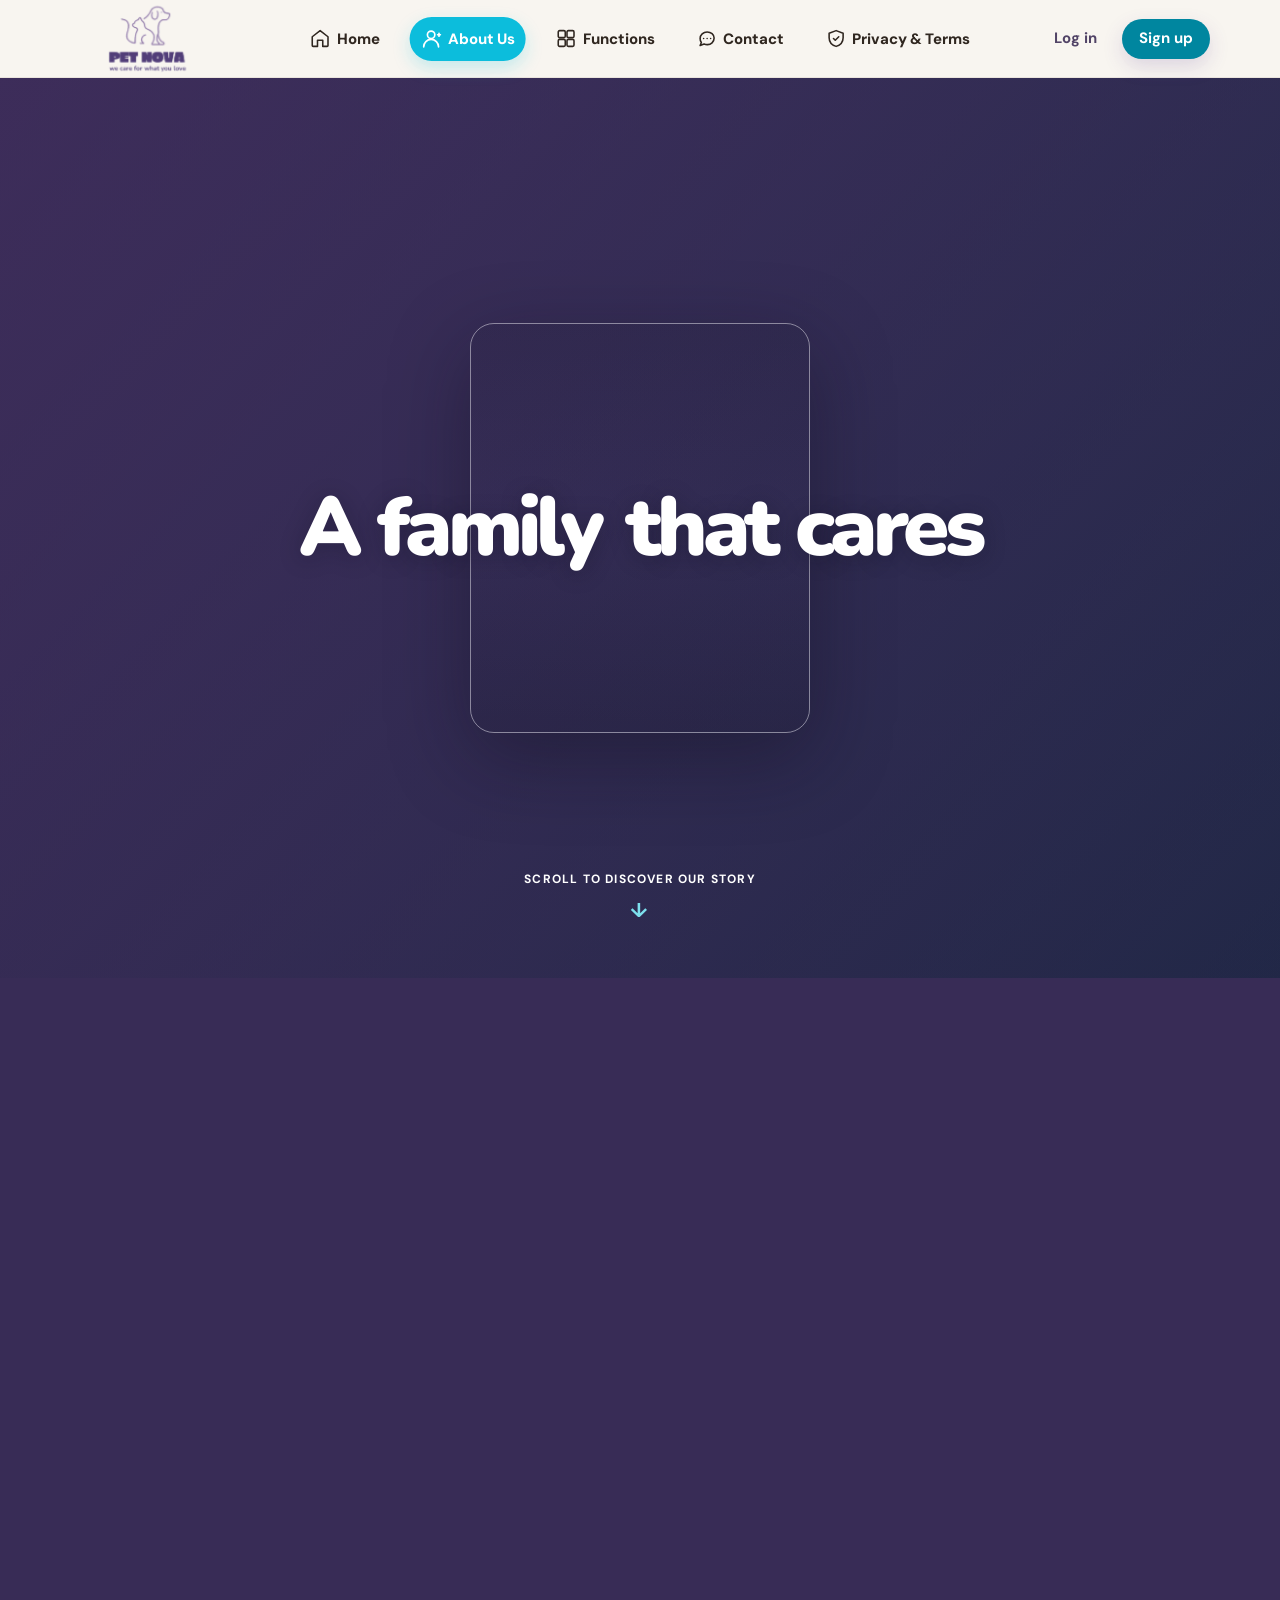
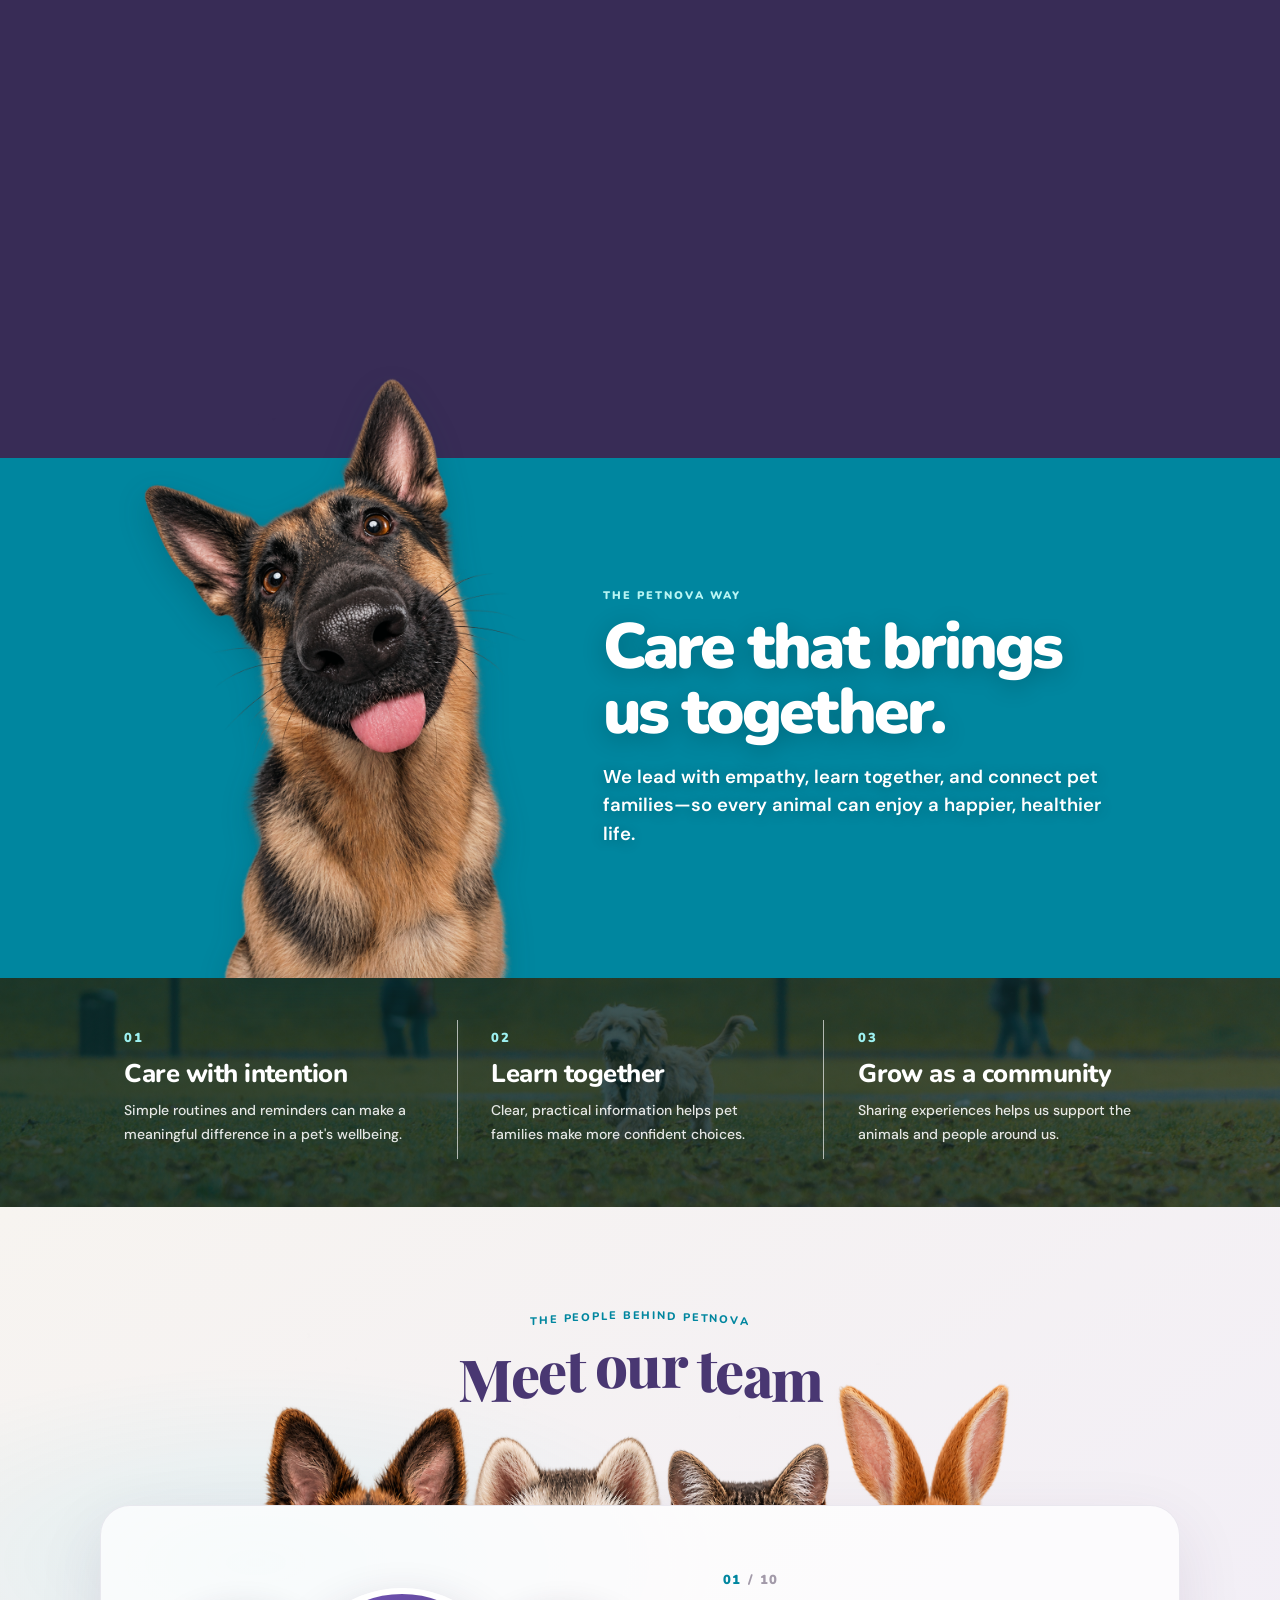
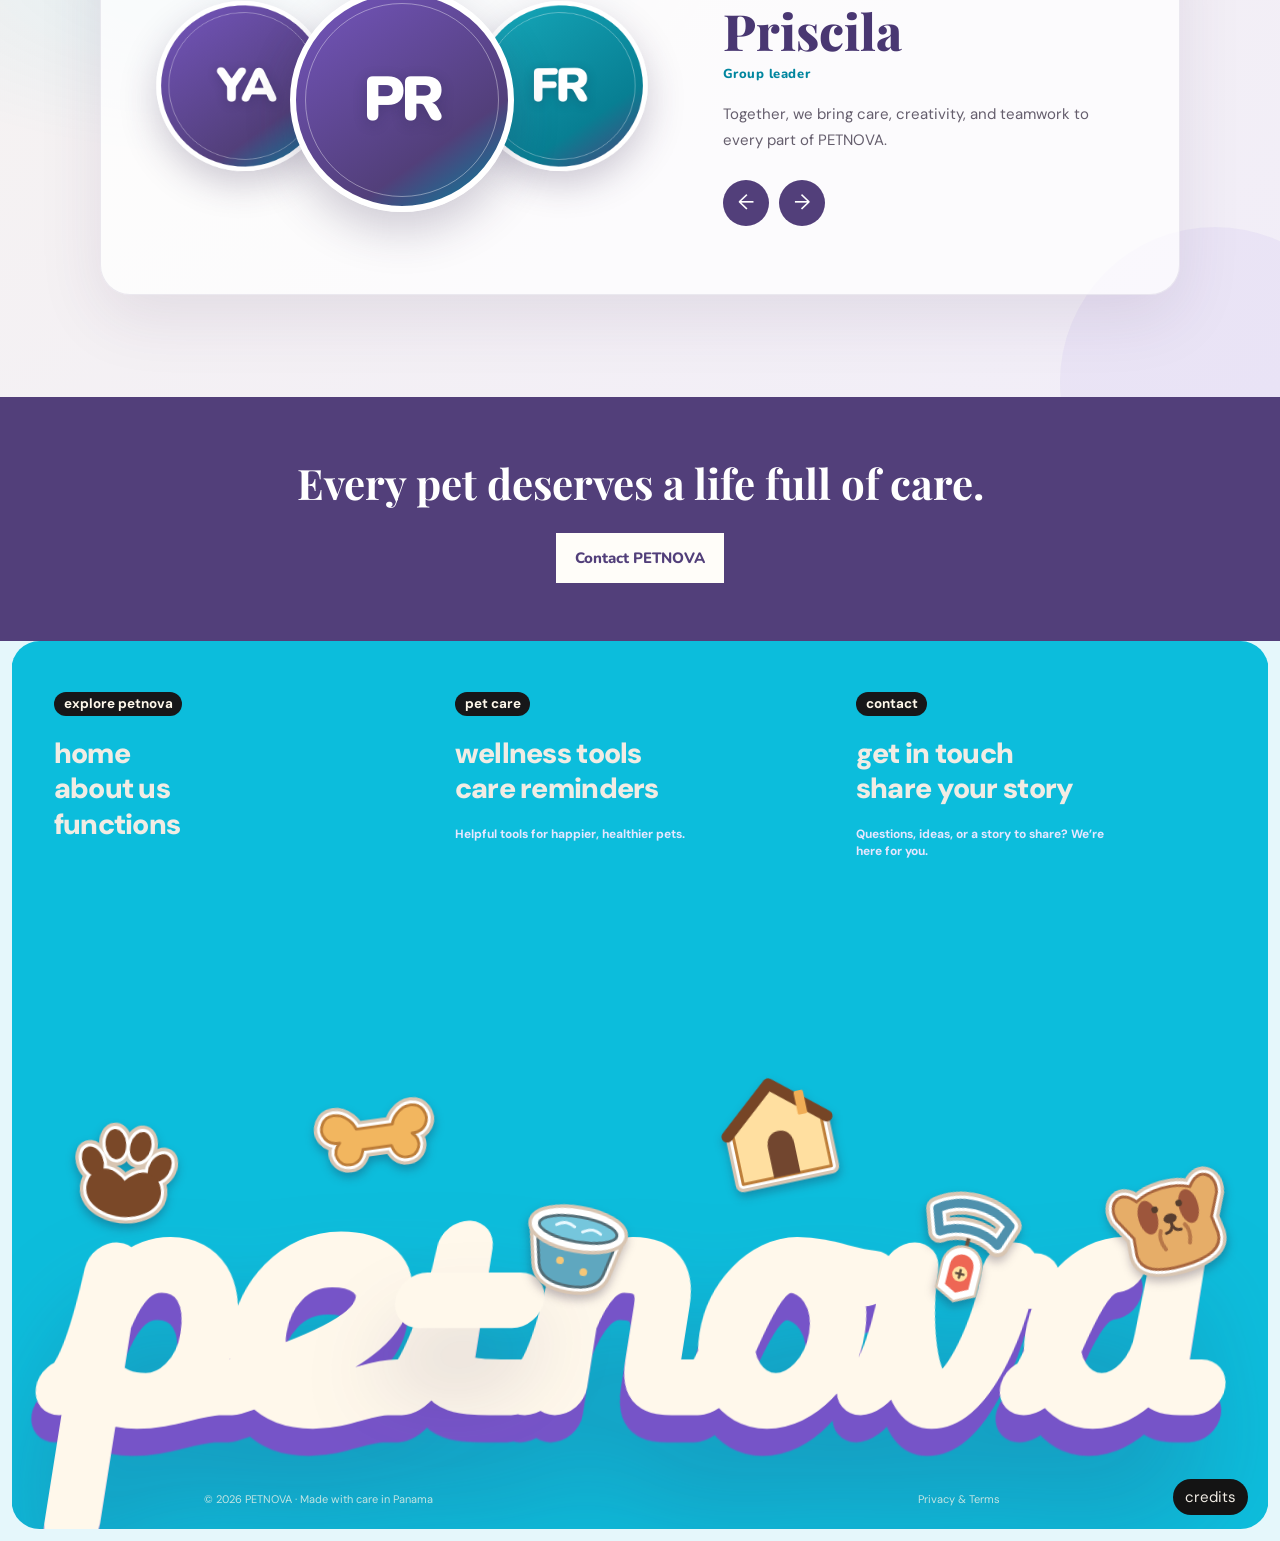
<file: about-us.html>
<!doctype html>
<html lang="en">
<head>
<meta charset="UTF-8"><meta name="viewport" content="width=device-width, initial-scale=1">
<meta name="theme-color" content="#e9e0d8"><meta name="description" content="Meet PETNOVA and our commitment to helping pets and the people who love them.">
<title>About Us | PETNOVA</title>
<link rel="preconnect" href="https://fonts.googleapis.com"><link rel="preconnect" href="https://fonts.gstatic.com" crossorigin>
<link href="https://fonts.googleapis.com/css2?family=DM+Sans:wght@400;500;600;700&family=Nunito:wght@600;700;800;900&family=Playfair+Display:wght@600;700;800&display=swap" rel="stylesheet">
<link rel="stylesheet" href="css/estilos.css">
</head>
<body>
<a class="skip-link" href="#contenido">Skip to content</a>
<header class="site-header">
 <a class="brand" href="index.html#inicio" aria-label="PETNOVA home"><img class="brand-logo" src="img/logo%20petnova%20sin%20fondo.png" alt="PETNOVA, we care for what you love"></a>
 <button class="menu-toggle" aria-expanded="false" aria-controls="mainNav" aria-label="Open menu"><span></span><span></span><span></span></button>
 <nav class="main-nav" id="mainNav"><a href="index.html#inicio">Home</a><a href="about-us.html" aria-current="page">About Us</a><a href="functions.html">Functions</a><a href="contact.html">Contact</a><a href="privacy-terms.html">Privacy &amp; Terms</a><div class="mobile-auth"><a href="sign-in.html?mode=login">Log in</a><a href="sign-in.html?mode=signup">Create account</a></div></nav>
<div class="header-auth"><a class="header-login" href="sign-in.html?mode=login">Log in</a><a class="header-signup" href="sign-in.html?mode=signup">Sign up</a></div>
</header>
<main id="contenido" class="info-page">
 <section class="about-scroll-hero" id="about-story" aria-label="Our story">
  <div class="about-scroll-stage">
   <video class="about-scroll-backdrop" src="img/video%20de%20about%20us.mp4" autoplay muted loop playsinline aria-hidden="true"></video>
   <div class="about-scroll-shade" aria-hidden="true"></div>
   <div class="about-scroll-media">
    <video src="img/video%20de%20about%20us.mp4" autoplay muted loop playsinline preload="metadata" aria-label="A family spending time with their pet"></video>
    <span class="about-scroll-media-shade" aria-hidden="true"></span>
   </div>
   <div class="about-scroll-title" aria-hidden="true"><span>A family</span><span>that cares</span></div>
   <p class="about-scroll-hint">Scroll to discover our story <span aria-hidden="true">&#8595;</span></p>
   <article class="about-scroll-message">
    <p class="about-scroll-kicker">OUR STORY</p>
    <p>At Pet Nova we believe that the best ideas are born from teamwork. Our team shares a common vision: to develop innovative solutions that improve the lives of pets and strengthen the bond with their families. Every member contributes creativity, commitment, and passion to make this project a reality for every single pet owner out there.</p>
   </article>
  </div>
 </section>
 <section class="info-story"><div class="info-story-image"><img src="img/doggi.png" alt="A German shepherd looking curiously toward the camera"></div><div class="info-story-copy"><p class="story-kicker">THE PETNOVA WAY</p><h2>Care that brings<br>us together.</h2><p>We lead with empathy, learn together, and connect pet families—so every animal can enjoy a happier, healthier life.</p></div></section>
 <section class="info-values"><article><b>01</b><h2>Care with intention</h2><p>Simple routines and reminders can make a meaningful difference in a pet's wellbeing.</p></article><article><b>02</b><h2>Learn together</h2><p>Clear, practical information helps pet families make more confident choices.</p></article><article><b>03</b><h2>Grow as a community</h2><p>Sharing experiences helps us support the animals and people around us.</p></article></section>
 <section class="about-team" id="our-team" aria-labelledby="about-team-title">
  <header class="about-team-heading"><p class="eyebrow"><span aria-hidden="true"></span><span class="team-arc-copy team-arc-kicker">THE PEOPLE BEHIND PETNOVA</span></p><h2 id="about-team-title"><span class="team-arc-copy team-arc-title">Meet our team</span></h2></header>
  <div class="team-ears-wrap" aria-hidden="true"><img class="team-ears" src="img/orejitas.png" alt=""></div>
  <div class="about-team-showcase">
   <div class="team-orbit" aria-label="PETNOVA team members">
    <button class="team-person is-active" type="button" data-name="Priscila" data-role="Group leader" aria-label="Show Priscila, group leader" aria-pressed="true"><span>PR</span></button>
    <button class="team-person" type="button" data-name="Franklin" data-role="Team member" aria-label="Show Franklin" aria-pressed="false"><span>FR</span></button>
    <button class="team-person" type="button" data-name="Gabriel" data-role="Team member" aria-label="Show Gabriel" aria-pressed="false"><span>GA</span></button>
    <button class="team-person" type="button" data-name="Sofia" data-role="Team member" aria-label="Show Sofia" aria-pressed="false"><span>SO</span></button>
    <button class="team-person" type="button" data-name="Manuel" data-role="Team member" aria-label="Show Manuel" aria-pressed="false"><span>MA</span></button>
    <button class="team-person" type="button" data-name="Danna" data-role="Team member" aria-label="Show Danna" aria-pressed="false"><span>DA</span></button>
    <button class="team-person" type="button" data-name="Oliver" data-role="Team member" aria-label="Show Oliver" aria-pressed="false"><span>OL</span></button>
    <button class="team-person" type="button" data-name="Francisco" data-role="Team member" aria-label="Show Francisco" aria-pressed="false"><span>FC</span></button>
    <button class="team-person" type="button" data-name="Johan" data-role="Team member" aria-label="Show Johan" aria-pressed="false"><span>JO</span></button>
    <button class="team-person" type="button" data-name="Yaradni" data-role="Team member" aria-label="Show Yaradni" aria-pressed="false"><span>YA</span></button>
   </div>
   <div class="team-profile" aria-live="polite">
    <p class="team-count" id="team-count">01 <span>/ 10</span></p>
    <h3 id="team-name">Priscila</h3><p class="team-role" id="team-role">Group leader</p>
    <p class="team-note">Together, we bring care, creativity, and teamwork to every part of PETNOVA.</p>
    <div class="team-controls"><button type="button" class="team-prev" aria-label="Previous team member">&#8592;</button><button type="button" class="team-next" aria-label="Next team member">&#8594;</button></div>
   </div>
  </div>
 </section>
 <section class="info-page-cta"><h2>Every pet deserves a life full of care.</h2><a class="btn btn-light" href="contact.html">Contact PETNOVA <span>→</span></a></section>
</main>
<footer class="site-footer"><div class="footer-top"><a class="brand footer-brand" href="index.html#inicio"><img class="brand-logo" src="img/logo%20petnova%20sin%20fondo.png" alt="PETNOVA"></a><p>We care for the animals who make a home with us.</p><nav><a href="index.html#inicio">Home</a><a href="about-us.html">About Us</a><a href="functions.html">Functions</a><a href="contact.html">Contact</a><a href="privacy-terms.html">Privacy &amp; Terms</a></nav></div><div class="footer-bottom"><span>© <span id="aboutYear"></span> PETNOVA · Panama</span><span>Made with care for animals.</span></div></footer>
<script>const toggle=document.querySelector('.menu-toggle'),nav=document.querySelector('#mainNav');toggle.addEventListener('click',()=>{const open=toggle.getAttribute('aria-expanded')==='true';toggle.setAttribute('aria-expanded',String(!open));nav.classList.toggle('open',!open)});nav.querySelectorAll('a').forEach(a=>a.addEventListener('click',()=>{nav.classList.remove('open');toggle.setAttribute('aria-expanded','false')}));document.querySelector('#aboutYear').textContent=new Date().getFullYear();</script>
<script src="about-us-scroll.js"></script>
<script src="about-team.js"></script>
<script src="transiciones.js"></script>
<script src="menu-animado.js"></script>
<script src="sticker-footer.js"></script>
</body></html>
</file>
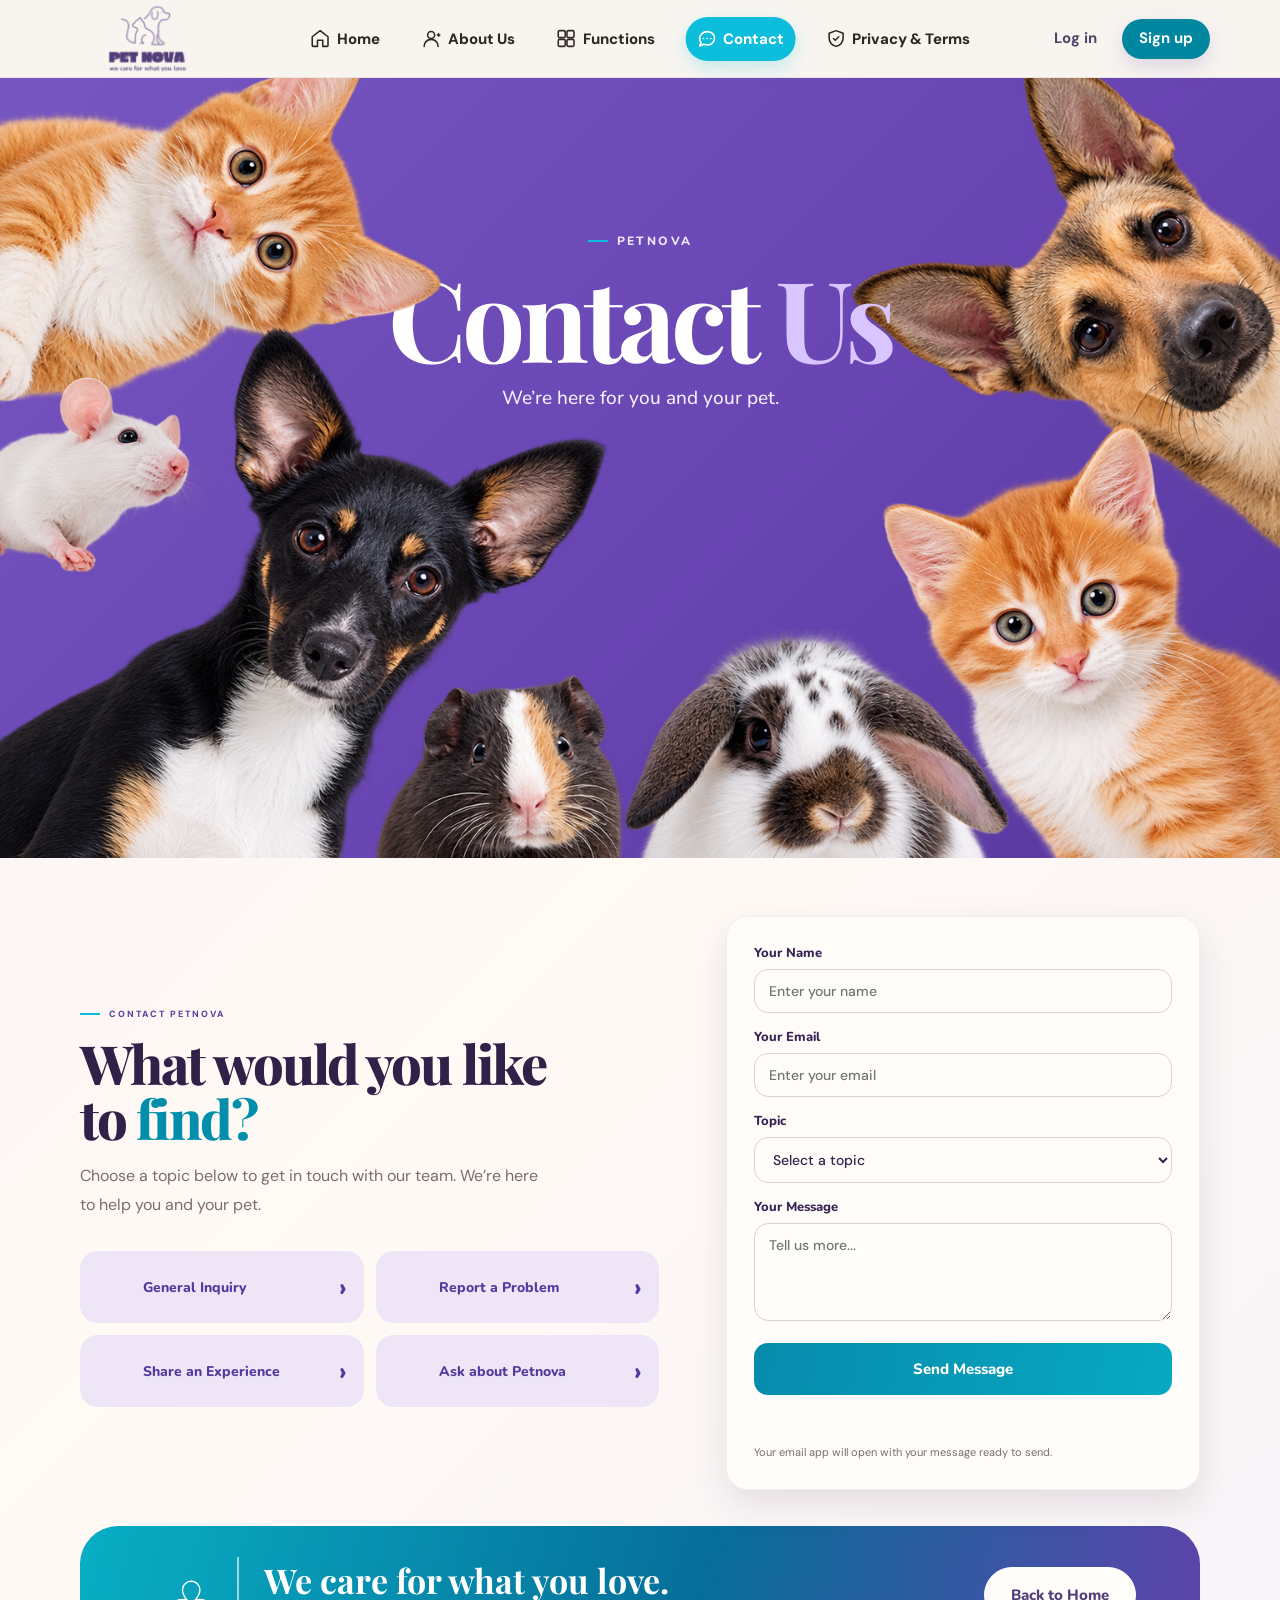
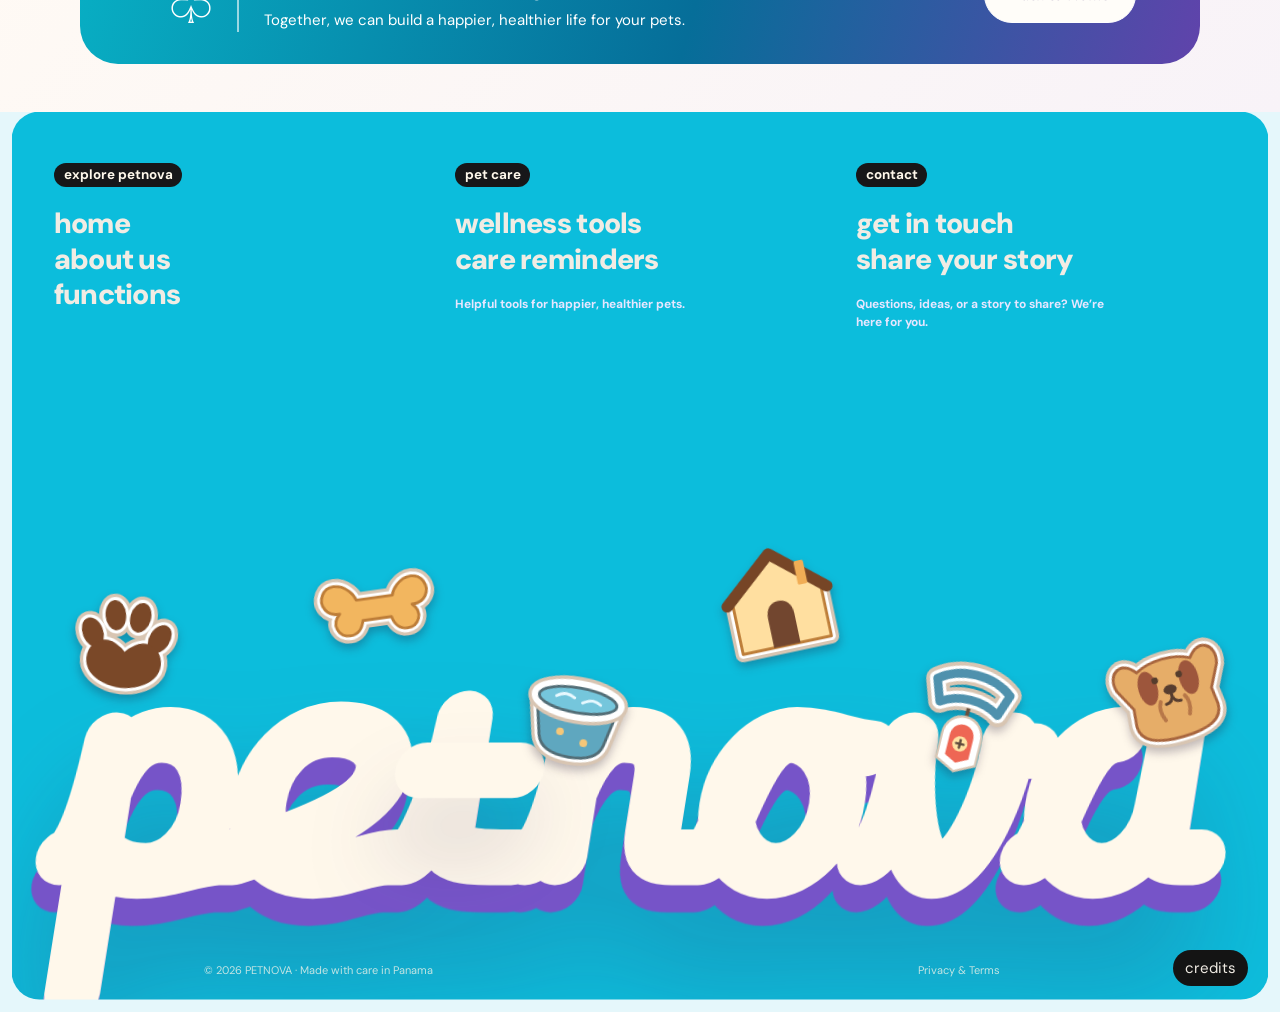
<file: contact.html>
<!doctype html>
<html lang="en">
<head>
<meta charset="UTF-8"><meta name="viewport" content="width=device-width, initial-scale=1">
<meta name="theme-color" content="#f6eff8"><meta name="description" content="Contact PETNOVA and share what would make caring for your pet easier.">
<title>Contact | PETNOVA</title>
<link rel="preconnect" href="https://fonts.googleapis.com"><link rel="preconnect" href="https://fonts.gstatic.com" crossorigin>
<link href="https://fonts.googleapis.com/css2?family=DM+Sans:wght@400;500;600;700;800&family=Nunito:wght@600;700;800;900&family=Playfair+Display:wght@600;700;800&display=swap" rel="stylesheet">
<link rel="stylesheet" href="css/estilos.css">
</head>
<body class="contact-page">
<a class="skip-link" href="#contenido">Skip to content</a>
<header class="site-header">
 <a class="brand" href="index.html#inicio" aria-label="PETNOVA home"><img class="brand-logo" src="img/logo%20petnova%20sin%20fondo.png" alt="PETNOVA, we care for what you love"></a>
 <button class="menu-toggle" aria-expanded="false" aria-controls="mainNav" aria-label="Open menu"><span></span><span></span><span></span></button>
 <nav class="main-nav" id="mainNav"><a href="index.html#inicio">Home</a><a href="about-us.html">About Us</a><a href="functions.html">Functions</a><a href="contact.html" aria-current="page">Contact</a><a href="privacy-terms.html">Privacy &amp; Terms</a><div class="mobile-auth"><a href="sign-in.html?mode=login">Log in</a><a href="sign-in.html?mode=signup">Create account</a></div></nav>
<div class="header-auth"><a class="header-login" href="sign-in.html?mode=login">Log in</a><a class="header-signup" href="sign-in.html?mode=signup">Sign up</a></div>
</header>
<main id="contenido" class="info-page contact-main">
 <section class="contact-hero contact-hero-light" aria-labelledby="contactHeroTitle"><svg class="contact-hero-lines" viewBox="0 0 1440 820" preserveAspectRatio="none" aria-hidden="true"><path pathLength="1" d="M-40 90 C80 55 55 220 175 235 C300 250 305 100 420 105"/><path pathLength="1" d="M-35 650 C110 605 175 770 335 755 C450 745 470 645 555 620"/><path pathLength="1" d="M1480 105 C1350 145 1380 295 1255 305 C1155 312 1140 185 1035 180"/><path pathLength="1" d="M1480 700 C1330 650 1290 795 1155 780 C1050 765 1035 635 930 620"/><path pathLength="1" d="M350 -25 C330 65 430 85 510 40 C560 10 590 25 610 65"/><path pathLength="1" d="M1100 845 C1080 755 1000 750 940 790 C890 825 850 805 830 770"/></svg><div class="contact-hero-copy"><p class="eyebrow"><span></span> PETNOVA</p><h1 id="contactHeroTitle">Contact <em>Us</em></h1><p>We’re here for you and your pet.</p></div><div class="contact-hero-photo"><img src="img/contact%20off.png" alt="Cats, dogs, and small pets gathered around the center"></div></section>
 <section class="contact-layout" id="contacto"><div class="contact-intro"><p class="eyebrow"><span></span> CONTACT PETNOVA</p><h2>What would you like<br>to <em>find?</em></h2><p>Choose a topic below to get in touch with our team. We’re here to help you and your pet.</p>
 <div class="contact-topics" aria-label="Choose a contact topic"><button type="button" data-topic="General Inquiry"><span class="topic-icon">☏</span>General Inquiry<span class="topic-arrow">›</span></button><button type="button" data-topic="Report a Problem"><span class="topic-icon">⚙</span>Report a Problem<span class="topic-arrow">›</span></button><button type="button" data-topic="Share an Experience"><span class="topic-icon">♡</span>Share an Experience<span class="topic-arrow">›</span></button><button type="button" data-topic="Ask about Petnova"><span class="topic-icon">?</span>Ask about Petnova<span class="topic-arrow">›</span></button></div>
 </div>
 <form class="contact-form" id="contactForm" action="mailto:hello@petnova.pro" method="post" enctype="text/plain"><label for="contactName">Your Name</label><input id="contactName" name="name" autocomplete="name" placeholder="Enter your name" required><label for="contactEmail">Your Email</label><input id="contactEmail" name="email" type="email" autocomplete="email" placeholder="Enter your email" required><label for="contactTopic">Topic</label><select id="contactTopic" name="topic" required><option value="">Select a topic</option><option>General Inquiry</option><option>Report a Problem</option><option>Share an Experience</option><option>Ask about Petnova</option><option>Partnership</option><option>Other</option></select><label for="contactMessage">Your Message</label><textarea id="contactMessage" name="message" rows="4" placeholder="Tell us more..." required></textarea><button class="btn btn-primary" type="submit"><span aria-hidden="true">➤</span> Send Message</button><p class="form-feedback" id="contactFeedback" role="status" aria-live="polite"></p><small>Your email app will open with your message ready to send.</small></form></section>
 <section class="contact-page-cta"><span class="cta-paw" aria-hidden="true">♧</span><div><h2>We care for what you love.</h2><p>Together, we can build a happier, healthier life for your pets.</p></div><a class="btn btn-light" href="index.html#inicio">Back to Home <span>→</span></a></section>
</main>
<footer class="site-footer"><div class="footer-top"><a class="brand footer-brand" href="index.html#inicio"><img class="brand-logo" src="img/logo%20petnova%20sin%20fondo.png" alt="PETNOVA"></a><p>We care for the animals who make a home with us.</p><nav><a href="index.html#inicio">Home</a><a href="about-us.html">About Us</a><a href="functions.html">Functions</a><a href="contact.html">Contact</a><a href="privacy-terms.html">Privacy &amp; Terms</a></nav></div><div class="footer-bottom"><span>© <span id="contactYear"></span> PETNOVA. All rights reserved.</span><span>Made with care for animals.</span></div></footer>
<script>
const toggle=document.querySelector('.menu-toggle'),nav=document.querySelector('#mainNav');
toggle.addEventListener('click',()=>{const open=toggle.getAttribute('aria-expanded')==='true';toggle.setAttribute('aria-expanded',String(!open));nav.classList.toggle('open',!open)});
nav.querySelectorAll('a').forEach(a=>a.addEventListener('click',()=>{nav.classList.remove('open');toggle.setAttribute('aria-expanded','false')}));
document.querySelector('#contactYear').textContent=new Date().getFullYear();
const topicIconArt=[
 '<svg viewBox="0 0 24 24" fill="none" stroke="currentColor" stroke-width="1.8" stroke-linecap="round" stroke-linejoin="round" aria-hidden="true"><path d="M20 11.5a7.5 7.5 0 0 1-7.5 7.5H7l-4 2v-6.5A7.5 7.5 0 1 1 20 11.5Z"/><path d="M8 11h.01M12 11h.01M16 11h.01" stroke-width="2.5"/></svg>',
 '<svg viewBox="0 0 24 24" fill="none" stroke="currentColor" stroke-width="1.8" stroke-linecap="round" stroke-linejoin="round" aria-hidden="true"><path d="M12 3 22 20H2L12 3Z"/><path d="M12 9v5m0 3h.01" stroke-width="2.2"/></svg>',
 '<svg viewBox="0 0 24 24" fill="none" stroke="currentColor" stroke-width="1.8" stroke-linecap="round" stroke-linejoin="round" aria-hidden="true"><path d="M20.8 8.8c0 5.1-8.8 10-8.8 10S3.2 13.9 3.2 8.8A4.2 4.2 0 0 1 12 6a4.2 4.2 0 0 1 8.8 2.8Z"/></svg>',
 '<svg viewBox="0 0 24 24" fill="none" stroke="currentColor" stroke-width="1.8" stroke-linecap="round" stroke-linejoin="round" aria-hidden="true"><circle cx="12" cy="12" r="9"/><path d="M9.6 9a2.5 2.5 0 1 1 4.6 1.4c-.8 1.1-2.2 1.4-2.2 3m0 3h.01" stroke-width="2.1"/></svg>'
];
document.querySelectorAll('.contact-topics .topic-icon').forEach((icon,index)=>{icon.innerHTML=topicIconArt[index]||topicIconArt[0];});
document.querySelectorAll('[data-topic]').forEach(button=>button.addEventListener('click',()=>{const select=document.querySelector('#contactTopic');select.value=button.dataset.topic;document.querySelectorAll('[data-topic]').forEach(item=>item.classList.toggle('is-selected',item===button));select.focus()}));
document.querySelector('#contactForm').addEventListener('submit',event=>{event.preventDefault();const form=event.currentTarget;if(!form.reportValidity())return;const values=new FormData(form);const subject=encodeURIComponent(`PETNOVA contact: ${values.get('topic')}`);const body=encodeURIComponent(`Name: ${values.get('name')}\nEmail: ${values.get('email')}\nTopic: ${values.get('topic')}\n\n${values.get('message')}`);document.querySelector('#contactFeedback').textContent='Opening your email app with your message…';window.location.href=`mailto:hello@petnova.pro?subject=${subject}&body=${body}`;});
</script>
<script src="transiciones.js"></script><script src="menu-animado.js"></script>
<script src="sticker-footer.js"></script>
</body></html>
</file>
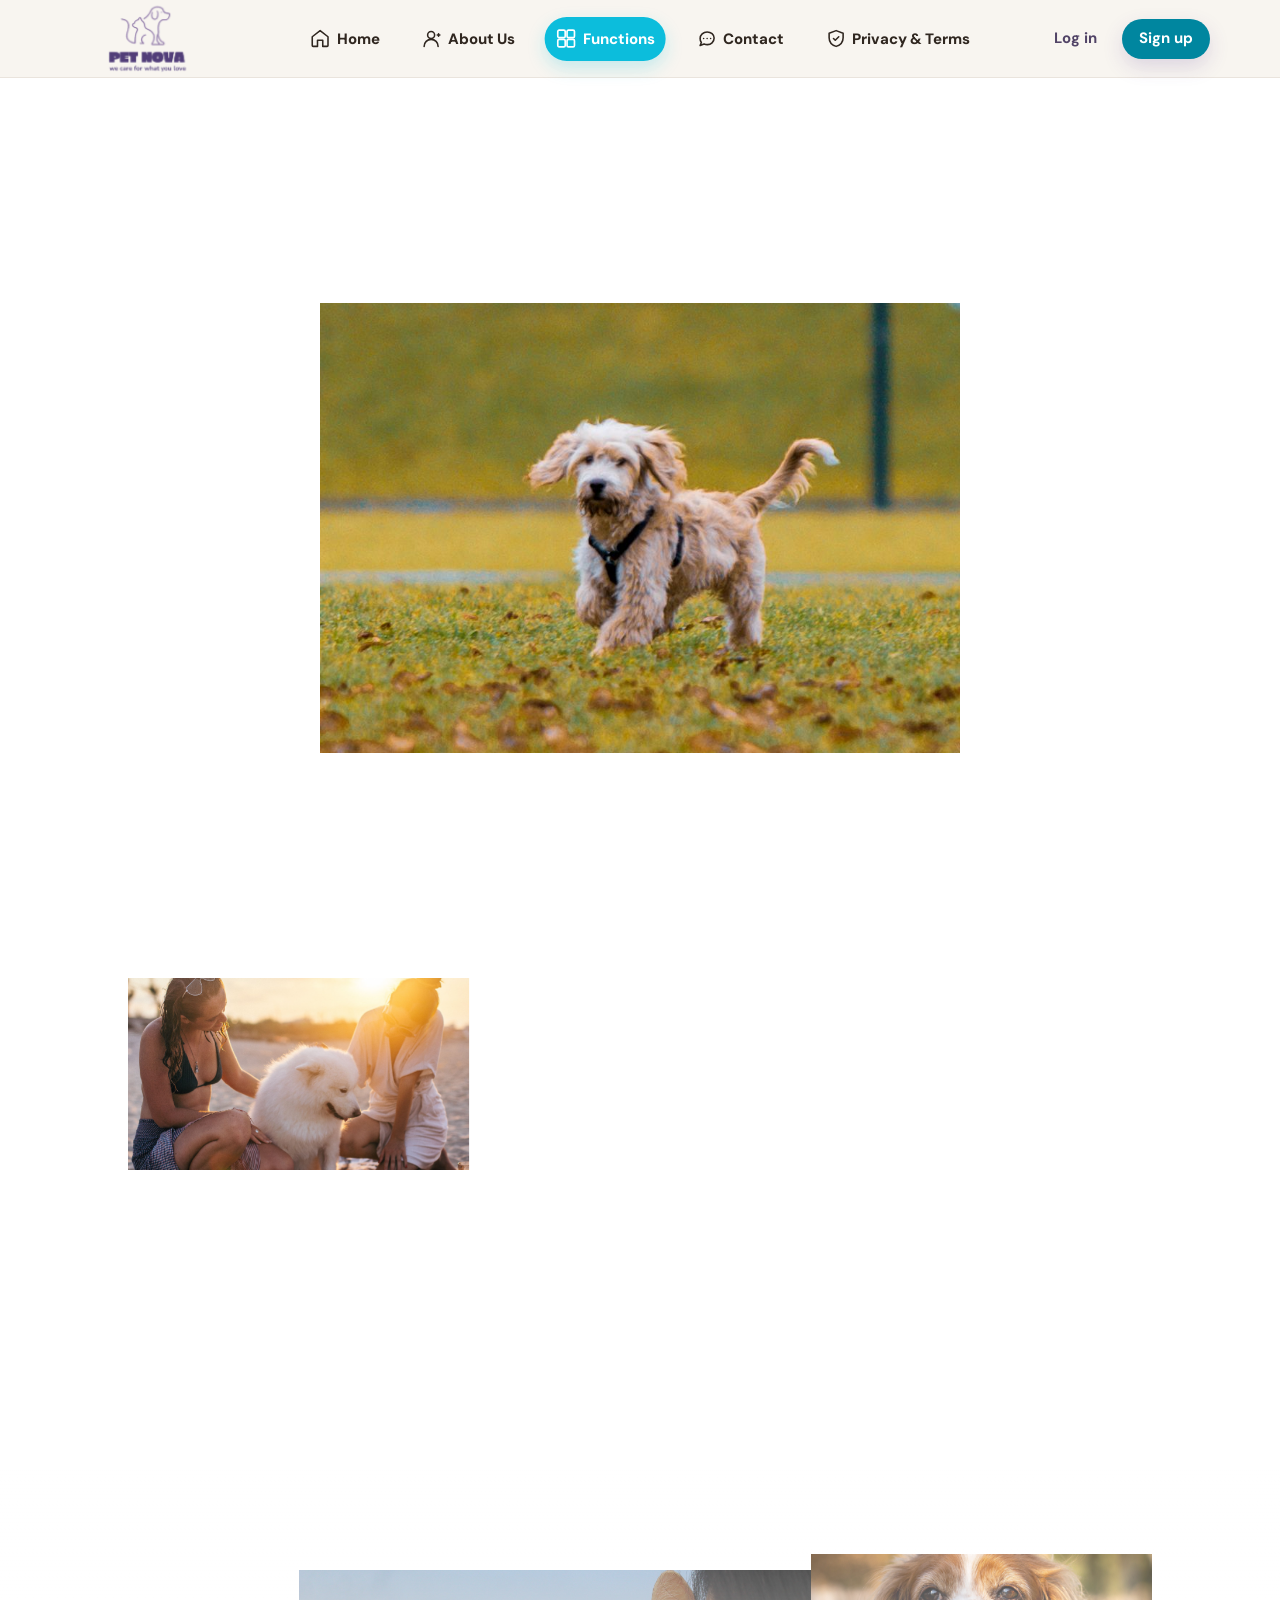
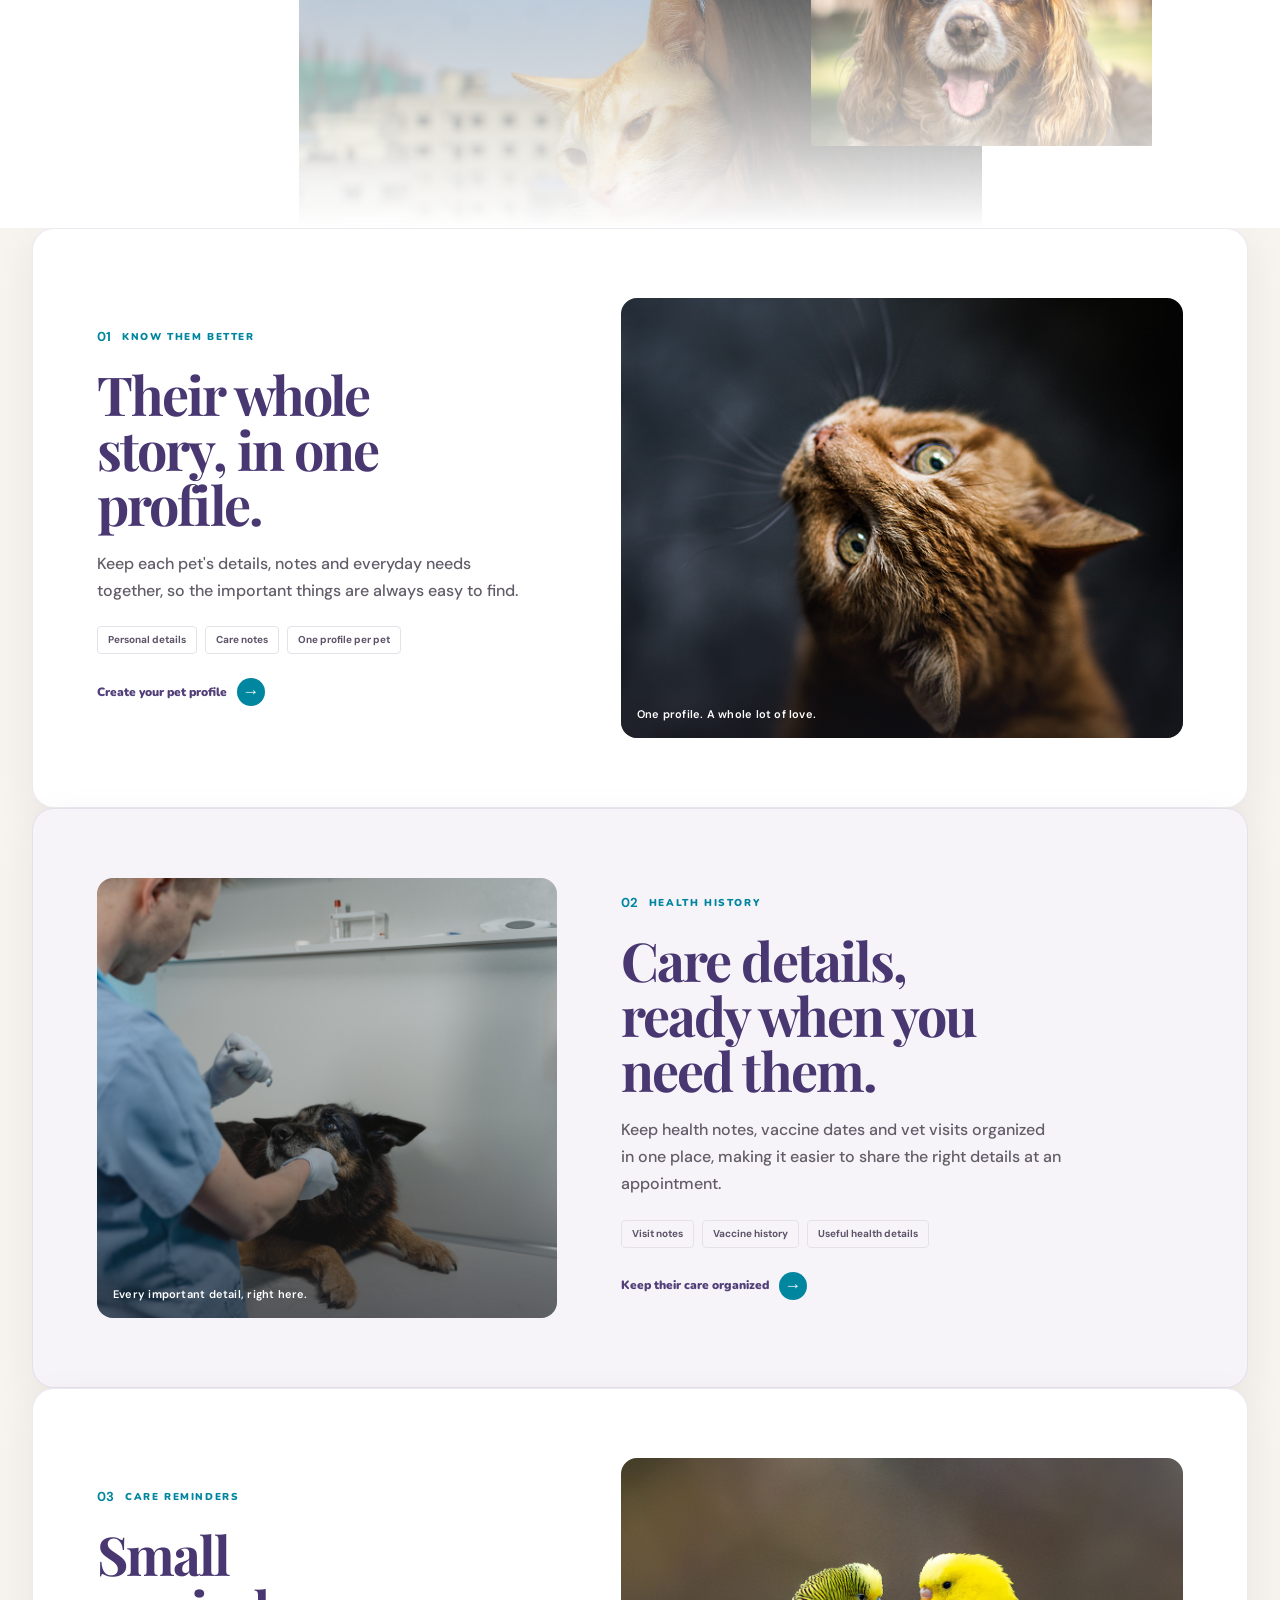
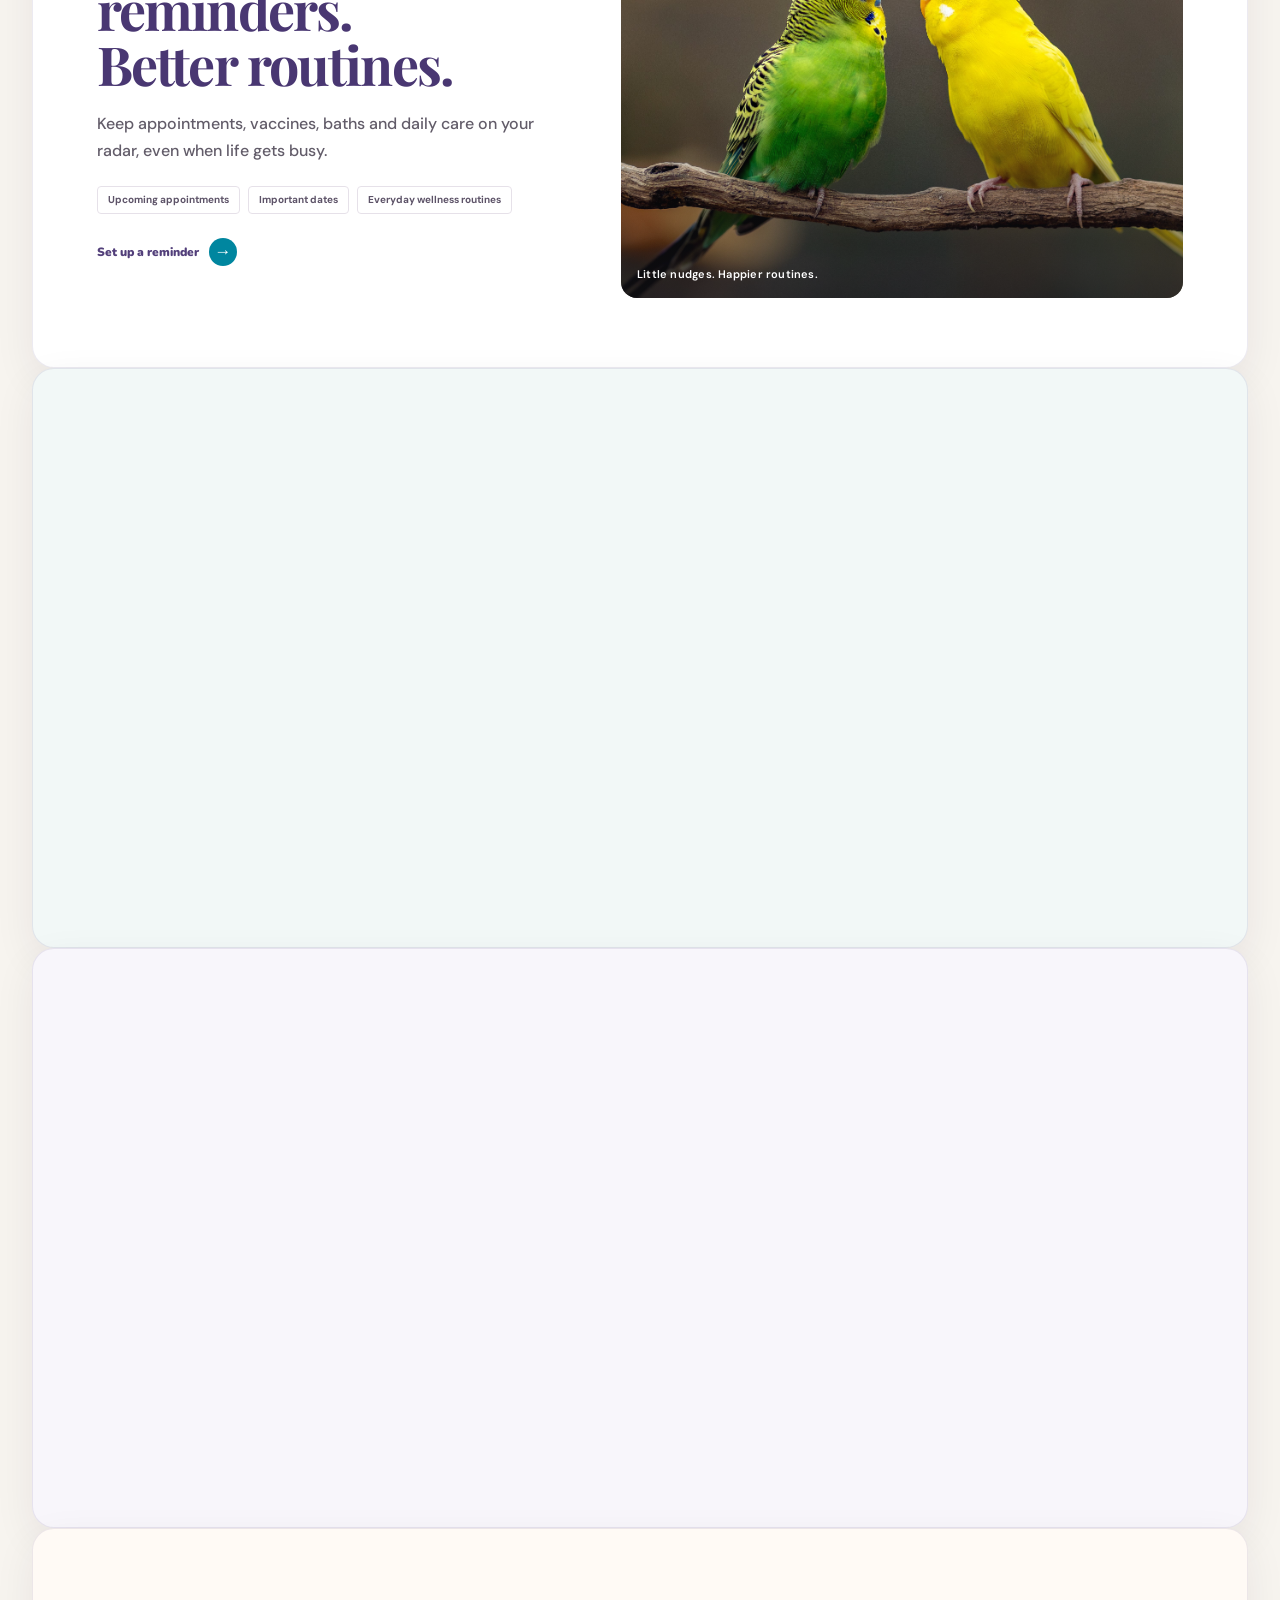
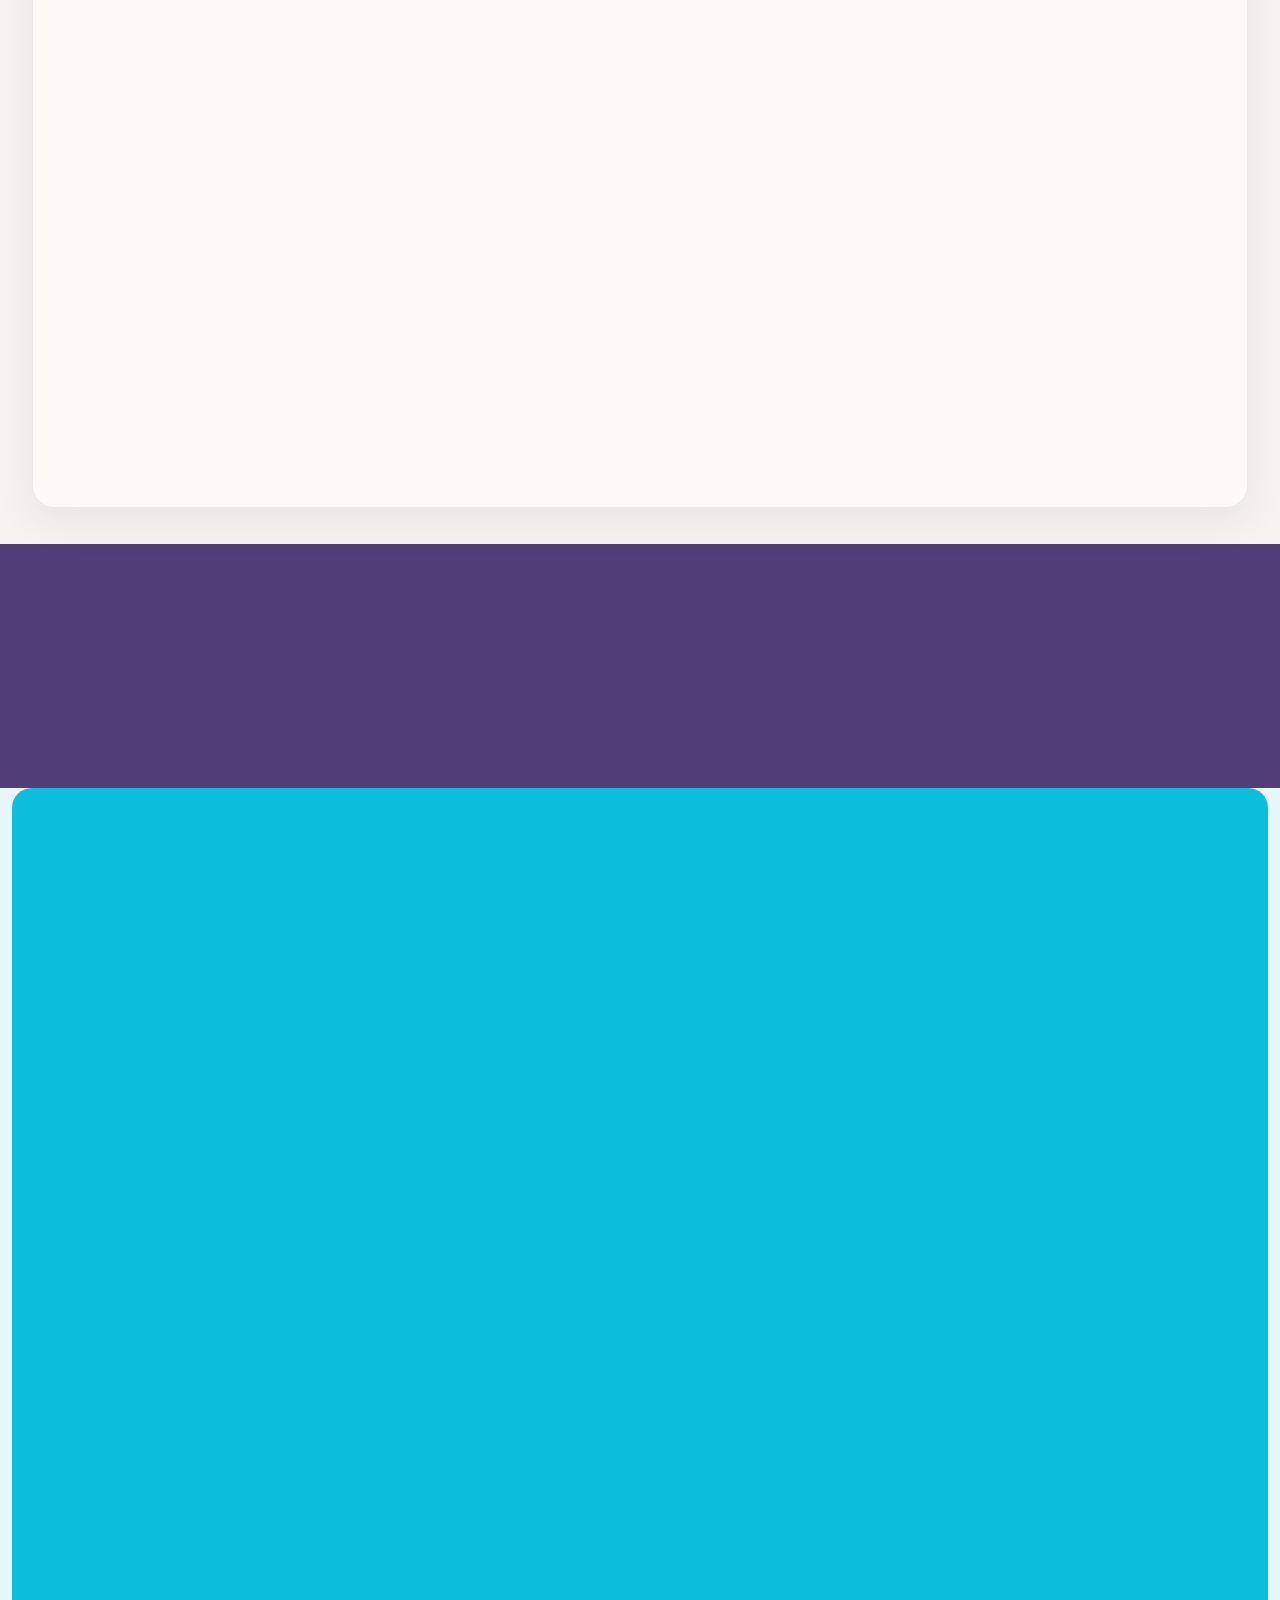
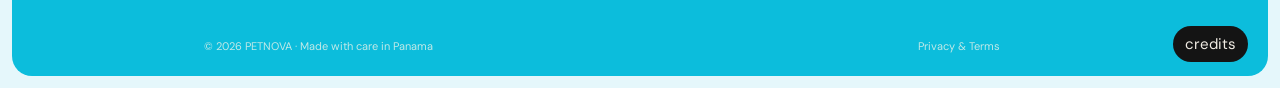
<file: functions.html>
<!doctype html>
<html lang="en">
<head>
<meta charset="UTF-8"><meta name="viewport" content="width=device-width, initial-scale=1">
<meta name="theme-color" content="#e9e0d8"><meta name="description" content="Explore PETNOVA tools and guidance for everyday pet care.">
<title>Functions | PETNOVA</title>
<link rel="preconnect" href="https://fonts.googleapis.com"><link rel="preconnect" href="https://fonts.gstatic.com" crossorigin>
<link href="https://fonts.googleapis.com/css2?family=DM+Sans:wght@400;500;600;700&family=Nunito:wght@600;700;800;900&family=Playfair+Display:wght@600;700;800&display=swap" rel="stylesheet">
<link rel="stylesheet" href="css/estilos.css">
</head>
<body>
<a class="skip-link" href="#contenido">Skip to content</a>
<header class="site-header">
 <a class="brand" href="index.html#inicio" aria-label="PETNOVA home"><img class="brand-logo" src="img/logo%20petnova%20sin%20fondo.png" alt="PETNOVA, we care for what you love"></a>
 <button class="menu-toggle" aria-expanded="false" aria-controls="mainNav" aria-label="Open menu"><span></span><span></span><span></span></button>
 <nav class="main-nav" id="mainNav"><a href="index.html#inicio">Home</a><a href="about-us.html">About Us</a><a href="functions.html" aria-current="page">Functions</a><a href="contact.html">Contact</a><a href="privacy-terms.html">Privacy &amp; Terms</a><div class="mobile-auth"><a href="sign-in.html?mode=login">Log in</a><a href="sign-in.html?mode=signup">Create account</a></div></nav>
<div class="header-auth"><a class="header-login" href="sign-in.html?mode=login">Log in</a><a class="header-signup" href="sign-in.html?mode=signup">Sign up</a></div>
</header>
<main id="contenido" class="info-page">
   <section class="functions-scroll-hero" id="functions-intro" data-functions-hero aria-label="PETNOVA pet care imagery">
  <div class="functions-hero-center" aria-hidden="true"></div>
  <div class="functions-hero-parallax" aria-hidden="true">
   <figure class="functions-hero-image functions-hero-image--one" data-start="-200" data-end="200"><img src="img/perro%202.jpg" alt=""></figure>
   <figure class="functions-hero-image functions-hero-image--two" data-start="200" data-end="-250"><img src="img/pexels-mrcatographer-34087915.jpg" alt=""></figure>
   <figure class="functions-hero-image functions-hero-image--three" data-start="-200" data-end="200"><img src="img/perro%203.jpg" alt=""></figure>
   <figure class="functions-hero-image functions-hero-image--four" data-start="0" data-end="-500"><img src="img/pexels-ron-lach-9769851.jpg" alt=""></figure>
  </div>
  <div class="functions-hero-fade" aria-hidden="true"></div>
  <div class="functions-hero-transition"><span>THE PETNOVA WAY</span><h2>Care that <em>keeps up</em> with them.</h2><p>Health, safety, and everyday moments, connected in one place.</p></div>
 </section>
<div class="function-sections">
  <section class="function-story function-story--profile" id="pet-profile" aria-labelledby="function-profile-title">
   <div class="function-story-copy"><p class="function-story-kicker"><span>01</span> KNOW THEM BETTER</p><h2 id="function-profile-title">Their whole story, in one profile.</h2><p>Keep each pet's details, notes and everyday needs together, so the important things are always easy to find.</p><ul><li>Personal details</li><li>Care notes</li><li>One profile per pet</li></ul><a href="sign-in.html?mode=signup">Create your pet profile <span aria-hidden="true">&rarr;</span></a></div>
   <figure class="function-story-media"><img src="img/pexels-alex-andrews-271121-821736.jpg" alt="A curious cat looking toward the camera" loading="lazy"><figcaption>One profile. A whole lot of love.</figcaption></figure>
  </section>
  <section class="function-story function-story--health" id="medical-history" aria-labelledby="function-health-title">
   <div class="function-story-copy"><p class="function-story-kicker"><span>02</span> HEALTH HISTORY</p><h2 id="function-health-title">Care details, ready when you need them.</h2><p>Keep health notes, vaccine dates and vet visits organized in one place, making it easier to share the right details at an appointment.</p><ul><li>Visit notes</li><li>Vaccine history</li><li>Useful health details</li></ul><a href="sign-in.html?mode=signup">Keep their care organized <span aria-hidden="true">&rarr;</span></a></div>
   <figure class="function-story-media"><img src="img/medical-history-vet.jpg" alt="A veterinarian caring for a dog during a checkup" loading="lazy"><figcaption>Every important detail, right here.</figcaption></figure>
  </section>
  <section class="function-story function-story--reminders" id="care-reminders" aria-labelledby="function-reminders-title">
   <div class="function-story-copy"><p class="function-story-kicker"><span>03</span> CARE REMINDERS</p><h2 id="function-reminders-title">Small reminders. Better routines.</h2><p>Keep appointments, vaccines, baths and daily care on your radar, even when life gets busy.</p><ul><li>Upcoming appointments</li><li>Important dates</li><li>Everyday wellness routines</li></ul><a href="sign-in.html?mode=signup">Set up a reminder <span aria-hidden="true">&rarr;</span></a></div>
   <figure class="function-story-media"><img src="img/pexels-davidohboy-36133129.jpg" alt="Two budgies sitting together on a branch" loading="lazy"><figcaption>Little nudges. Happier routines.</figcaption></figure>
  </section>
  <section class="function-story function-story--alert" id="paw-alert" aria-labelledby="function-alert-title">
   <div class="function-story-copy"><p class="function-story-kicker"><span>04</span> PAW ALERT</p><h2 id="function-alert-title">When a pet needs help, community matters.</h2><p>Share a lost-pet alert with the details people nearby need to recognize your companion and get in touch.</p><ul><li>Clear pet information</li><li>Last known location</li><li>Community support</li></ul><a href="sign-in.html?mode=signup">Explore Paw Alert <span aria-hidden="true">&rarr;</span></a></div>
   <figure class="function-story-media"><img src="img/pexels-hrushikperumalla-32003917.jpg" alt="A child playing with a dog at the park" loading="lazy"><figcaption>A community that brings them home.</figcaption></figure>
  </section>
  <section class="function-story function-story--map" id="pet-map" aria-labelledby="function-map-title">
   <div class="function-story-copy"><p class="function-story-kicker"><span>05</span> PET MAP</p><h2 id="function-map-title">Find helpful places along the way.</h2><p>Explore useful routes and nearby places for life with your pet, from everyday walks to the next stop in your plans.</p><ul><li>Map at a glance</li><li>Routes to explore</li><li>Pet-friendly places nearby</li></ul><a href="sign-in.html?mode=signup">Explore Pet Map <span aria-hidden="true">&rarr;</span></a></div>
   <figure class="function-story-media"><img src="img/pexels-mibernaa-19175823.jpg" alt="A person walking dogs along a park path" loading="lazy"><figcaption>The next good walk is closer than you think.</figcaption></figure>
  </section>
  <section class="function-story function-story--moments" id="petmoments" aria-labelledby="function-moments-title">
   <div class="function-story-copy"><p class="function-story-kicker"><span>06</span> PETMOMENTS</p><h2 id="function-moments-title">Keep the little moments close.</h2><p>Celebrate the photos, milestones and everyday stories that make your life together one of a kind.</p><ul><li>Favorite memories</li><li>Everyday milestones</li><li>A story that keeps growing</li></ul><a href="sign-in.html?mode=signup">Start your PetMoments <span aria-hidden="true">&rarr;</span></a></div>
   <figure class="function-story-media"><img src="img/pexels-tima-miroshnichenko-6845984.jpg" alt="A child gently holding a rabbit" loading="lazy"><figcaption>Save the little things that mean everything.</figcaption></figure>
  </section>
 </div>
 <section class="info-page-cta"><h2>Make room for more good days together.</h2><a class="btn btn-light" href="index.html#herramientas">Open PETNOVA <span>&rarr;</span></a></section>
</main>
<footer class="site-footer"><div class="footer-top"><a class="brand footer-brand" href="index.html#inicio"><img class="brand-logo" src="img/logo%20petnova%20sin%20fondo.png" alt="PETNOVA"></a><p>We care for the animals who make a home with us.</p><nav><a href="index.html#inicio">Home</a><a href="about-us.html">About Us</a><a href="functions.html">Functions</a><a href="contact.html">Contact</a><a href="privacy-terms.html">Privacy &amp; Terms</a></nav></div><div class="footer-bottom"><span>Copyright <span id="functionsYear"></span> PETNOVA · Panama</span><span>Made with care for animals.</span></div></footer>
<script>const toggle=document.querySelector('.menu-toggle'),nav=document.querySelector('#mainNav');toggle.addEventListener('click',()=>{const open=toggle.getAttribute('aria-expanded')==='true';toggle.setAttribute('aria-expanded',String(!open));nav.classList.toggle('open',!open)});nav.querySelectorAll('a').forEach(a=>a.addEventListener('click',()=>{nav.classList.remove('open');toggle.setAttribute('aria-expanded','false')}));document.querySelector('#functionsYear').textContent=new Date().getFullYear();</script>
<script src="transiciones.js"></script><script src="functions-hero.js"></script>
<script src="menu-animado.js"></script>
<script src="sticker-footer.js"></script>
</body></html>
</file>
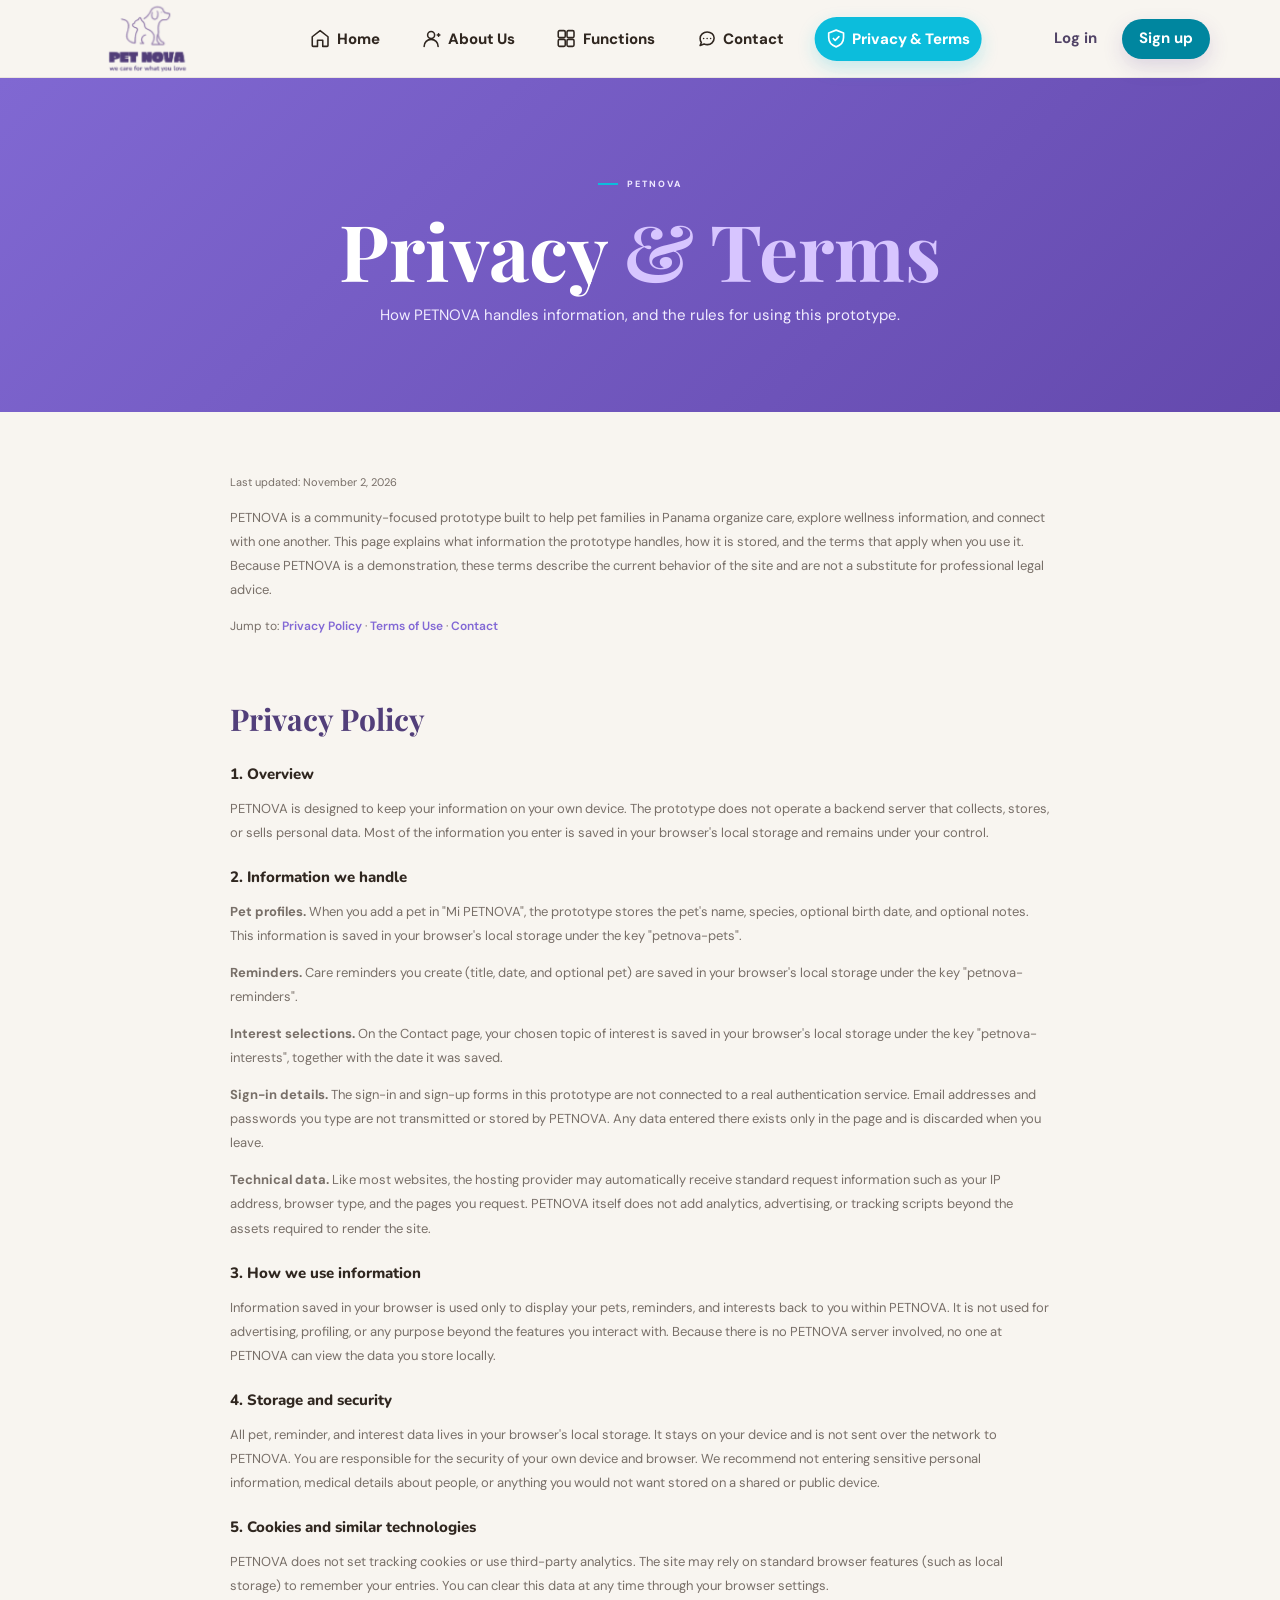
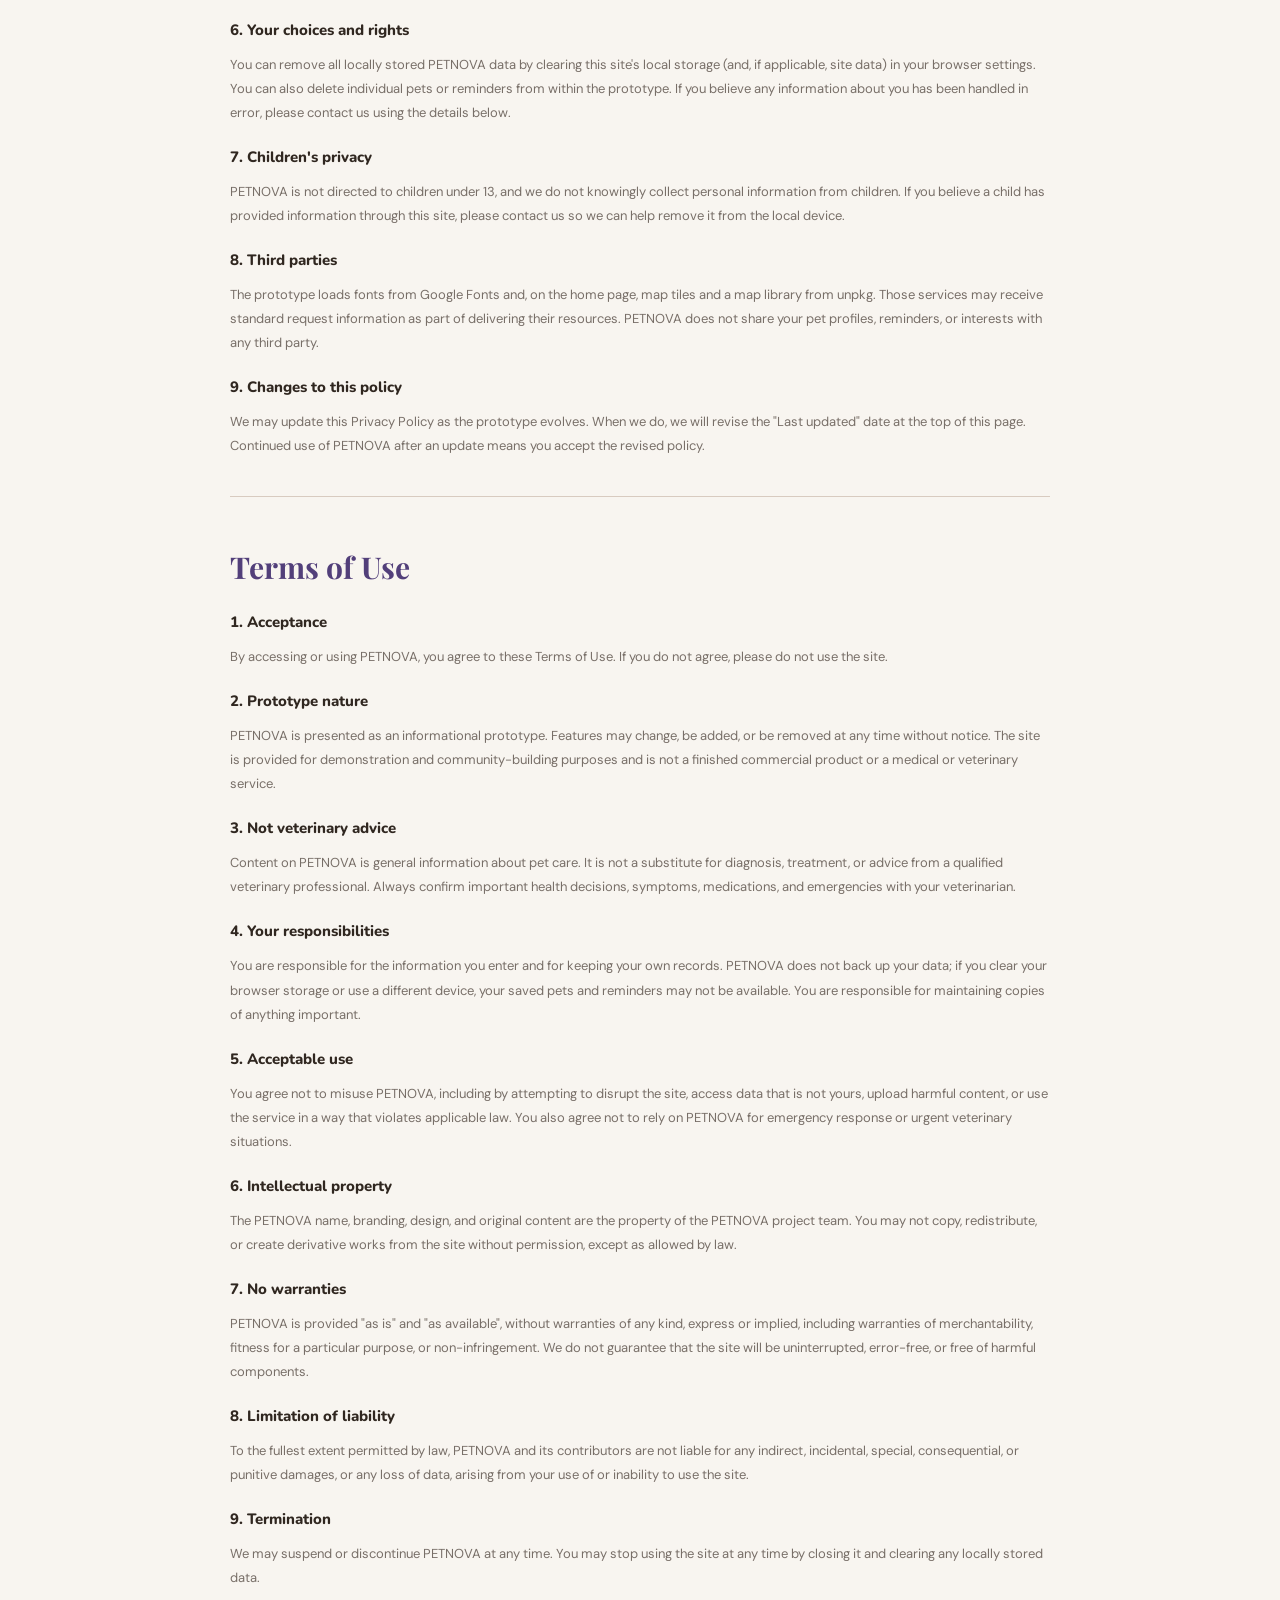
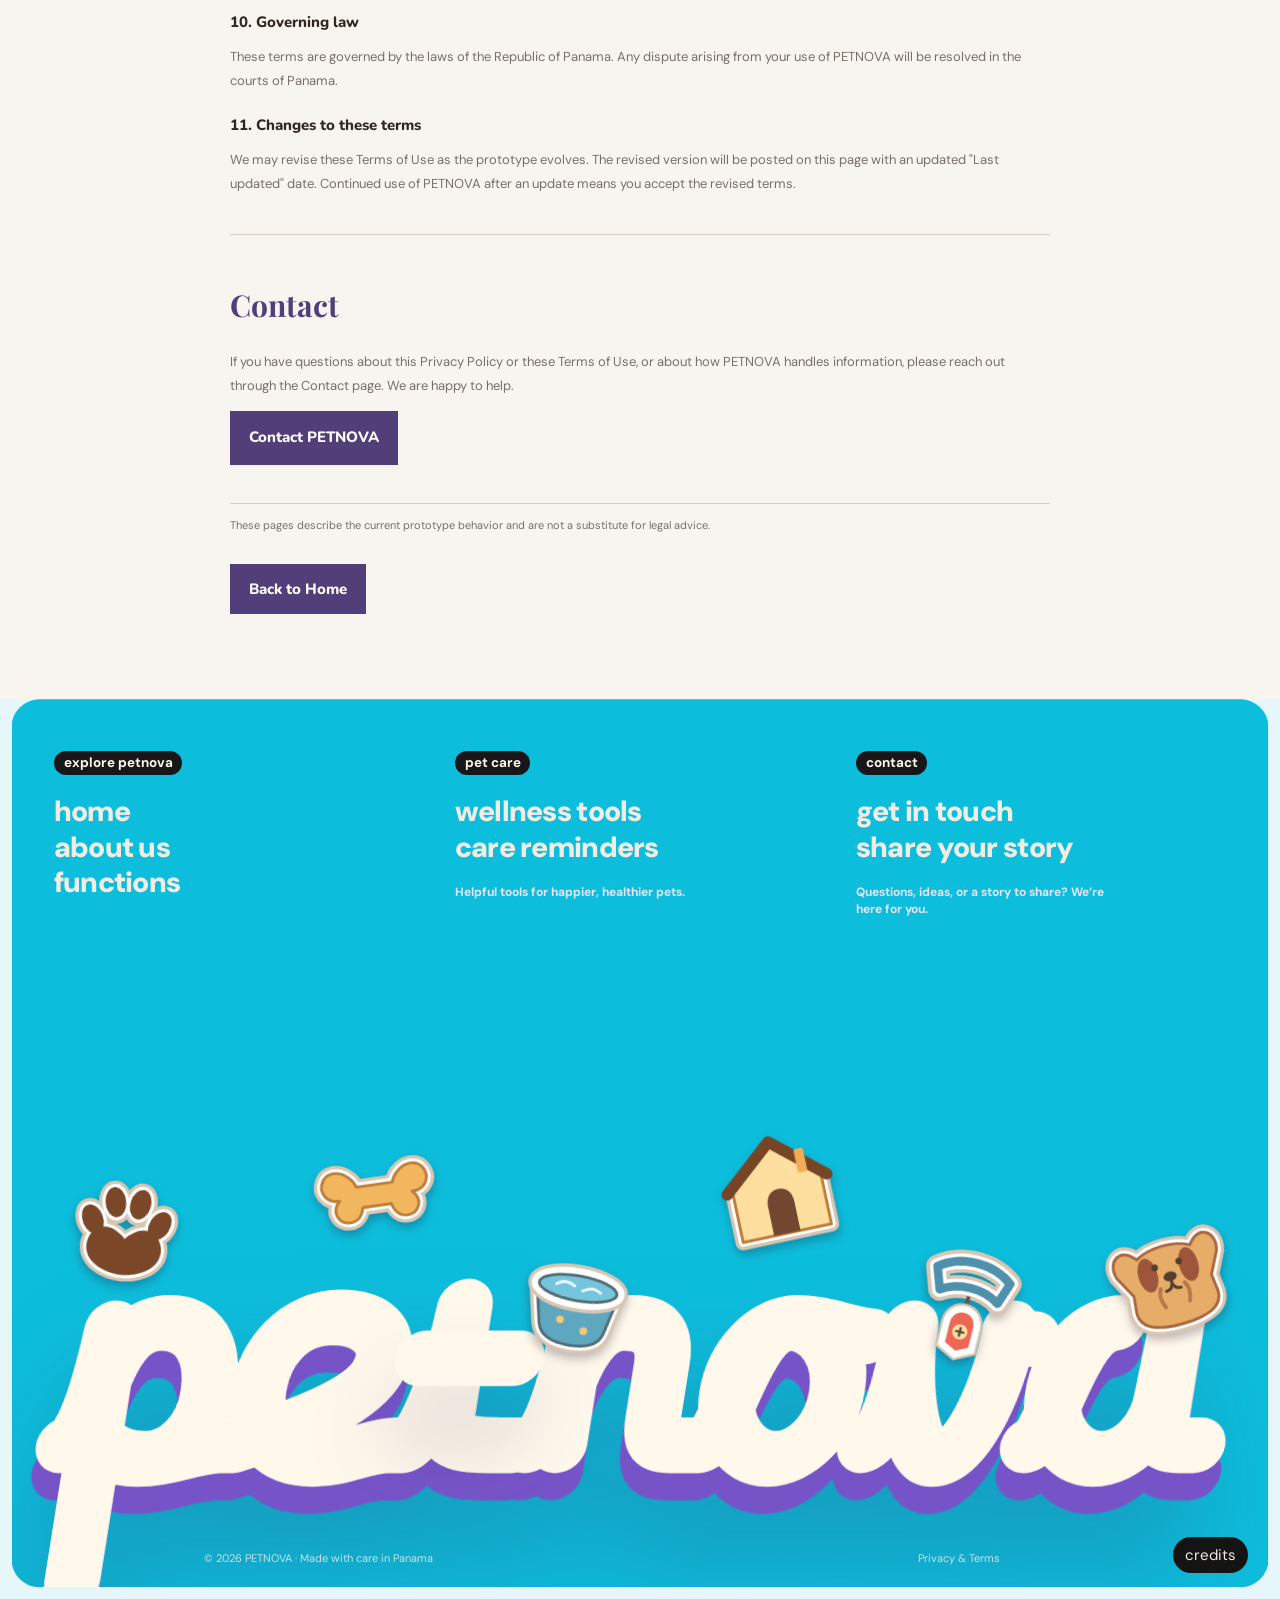
<file: privacy-terms.html>
<!doctype html>
<html lang="en">
<head>
<meta charset="UTF-8"><meta name="viewport" content="width=device-width, initial-scale=1">
<meta name="theme-color" content="#e9e0d8"><meta name="description" content="PETNOVA privacy policy and terms of use.">
<title>Privacy &amp; Terms | PETNOVA</title>
<link rel="preconnect" href="https://fonts.googleapis.com"><link rel="preconnect" href="https://fonts.gstatic.com" crossorigin>
<link href="https://fonts.googleapis.com/css2?family=DM+Sans:wght@400;500;600;700&family=Nunito:wght@600;700;800;900&family=Playfair+Display:wght@600;700;800&display=swap" rel="stylesheet">
<link rel="stylesheet" href="css/estilos.css">
</head>
<body>
<a class="skip-link" href="#contenido">Skip to content</a>
<header class="site-header">
 <a class="brand" href="index.html#inicio" aria-label="PETNOVA home"><img class="brand-logo" src="img/logo%20petnova%20sin%20fondo.png" alt="PETNOVA, we care for what you love"></a>
 <button class="menu-toggle" aria-expanded="false" aria-controls="mainNav" aria-label="Open menu"><span></span><span></span><span></span></button>
 <nav class="main-nav" id="mainNav"><a href="index.html#inicio">Home</a><a href="about-us.html">About Us</a><a href="functions.html">Functions</a><a href="contact.html">Contact</a><a href="privacy-terms.html" aria-current="page">Privacy &amp; Terms</a><div class="mobile-auth"><a href="sign-in.html?mode=login">Log in</a><a href="sign-in.html?mode=signup">Create account</a></div></nav>
<div class="header-auth"><a class="header-login" href="sign-in.html?mode=login">Log in</a><a class="header-signup" href="sign-in.html?mode=signup">Sign up</a></div>
</header>
<main id="contenido" class="info-page">
 <section class="info-banner legal-banner"><p class="eyebrow"><span></span> PETNOVA</p><h1>Privacy <em>&amp; Terms</em></h1><p>How PETNOVA handles information, and the rules for using this prototype.</p></section>
 <article class="legal-content"><p class="legal-updated">Last updated: November 2, 2026</p>
  <p>PETNOVA is a community-focused prototype built to help pet families in Panama organize care, explore wellness information, and connect with one another. This page explains what information the prototype handles, how it is stored, and the terms that apply when you use it. Because PETNOVA is a demonstration, these terms describe the current behavior of the site and are not a substitute for professional legal advice.</p>
  <p class="legal-toc">Jump to: <a href="#privacy">Privacy Policy</a> · <a href="#terms">Terms of Use</a> · <a href="#contact">Contact</a></p>


 <section id="privacy">
  <h2>Privacy Policy</h2>
  <h3>1. Overview</h3>
  <p>PETNOVA is designed to keep your information on your own device. The prototype does not operate a backend server that collects, stores, or sells personal data. Most of the information you enter is saved in your browser's local storage and remains under your control.</p>
  <h3>2. Information we handle</h3>
  <p><b>Pet profiles.</b> When you add a pet in "Mi PETNOVA", the prototype stores the pet's name, species, optional birth date, and optional notes. This information is saved in your browser's local storage under the key "petnova-pets".</p>
  <p><b>Reminders.</b> Care reminders you create (title, date, and optional pet) are saved in your browser's local storage under the key "petnova-reminders".</p>
  <p><b>Interest selections.</b> On the Contact page, your chosen topic of interest is saved in your browser's local storage under the key "petnova-interests", together with the date it was saved.</p>
  <p><b>Sign-in details.</b> The sign-in and sign-up forms in this prototype are not connected to a real authentication service. Email addresses and passwords you type are not transmitted or stored by PETNOVA. Any data entered there exists only in the page and is discarded when you leave.</p>
  <p><b>Technical data.</b> Like most websites, the hosting provider may automatically receive standard request information such as your IP address, browser type, and the pages you request. PETNOVA itself does not add analytics, advertising, or tracking scripts beyond the assets required to render the site.</p>
  <h3>3. How we use information</h3>
  <p>Information saved in your browser is used only to display your pets, reminders, and interests back to you within PETNOVA. It is not used for advertising, profiling, or any purpose beyond the features you interact with. Because there is no PETNOVA server involved, no one at PETNOVA can view the data you store locally.</p>
  <h3>4. Storage and security</h3>
  <p>All pet, reminder, and interest data lives in your browser's local storage. It stays on your device and is not sent over the network to PETNOVA. You are responsible for the security of your own device and browser. We recommend not entering sensitive personal information, medical details about people, or anything you would not want stored on a shared or public device.</p>
  <h3>5. Cookies and similar technologies</h3>
  <p>PETNOVA does not set tracking cookies or use third-party analytics. The site may rely on standard browser features (such as local storage) to remember your entries. You can clear this data at any time through your browser settings.</p>
  <h3>6. Your choices and rights</h3>
  <p>You can remove all locally stored PETNOVA data by clearing this site's local storage (and, if applicable, site data) in your browser settings. You can also delete individual pets or reminders from within the prototype. If you believe any information about you has been handled in error, please contact us using the details below.</p>
  <h3>7. Children's privacy</h3>
  <p>PETNOVA is not directed to children under 13, and we do not knowingly collect personal information from children. If you believe a child has provided information through this site, please contact us so we can help remove it from the local device.</p>
  <h3>8. Third parties</h3>
  <p>The prototype loads fonts from Google Fonts and, on the home page, map tiles and a map library from unpkg. Those services may receive standard request information as part of delivering their resources. PETNOVA does not share your pet profiles, reminders, or interests with any third party.</p>
  <h3>9. Changes to this policy</h3>
  <p>We may update this Privacy Policy as the prototype evolves. When we do, we will revise the "Last updated" date at the top of this page. Continued use of PETNOVA after an update means you accept the revised policy.</p>
 </section>
 <section id="terms">
  <h2>Terms of Use</h2>
  <h3>1. Acceptance</h3>
  <p>By accessing or using PETNOVA, you agree to these Terms of Use. If you do not agree, please do not use the site.</p>
  <h3>2. Prototype nature</h3>
  <p>PETNOVA is presented as an informational prototype. Features may change, be added, or be removed at any time without notice. The site is provided for demonstration and community-building purposes and is not a finished commercial product or a medical or veterinary service.</p>
  <h3>3. Not veterinary advice</h3>
  <p>Content on PETNOVA is general information about pet care. It is not a substitute for diagnosis, treatment, or advice from a qualified veterinary professional. Always confirm important health decisions, symptoms, medications, and emergencies with your veterinarian.</p>
  <h3>4. Your responsibilities</h3>
  <p>You are responsible for the information you enter and for keeping your own records. PETNOVA does not back up your data; if you clear your browser storage or use a different device, your saved pets and reminders may not be available. You are responsible for maintaining copies of anything important.</p>
  <h3>5. Acceptable use</h3>
  <p>You agree not to misuse PETNOVA, including by attempting to disrupt the site, access data that is not yours, upload harmful content, or use the service in a way that violates applicable law. You also agree not to rely on PETNOVA for emergency response or urgent veterinary situations.</p>
  <h3>6. Intellectual property</h3>
  <p>The PETNOVA name, branding, design, and original content are the property of the PETNOVA project team. You may not copy, redistribute, or create derivative works from the site without permission, except as allowed by law.</p>
  <h3>7. No warranties</h3>
  <p>PETNOVA is provided "as is" and "as available", without warranties of any kind, express or implied, including warranties of merchantability, fitness for a particular purpose, or non-infringement. We do not guarantee that the site will be uninterrupted, error-free, or free of harmful components.</p>
  <h3>8. Limitation of liability</h3>
  <p>To the fullest extent permitted by law, PETNOVA and its contributors are not liable for any indirect, incidental, special, consequential, or punitive damages, or any loss of data, arising from your use of or inability to use the site.</p>
  <h3>9. Termination</h3>
  <p>We may suspend or discontinue PETNOVA at any time. You may stop using the site at any time by closing it and clearing any locally stored data.</p>
  <h3>10. Governing law</h3>
  <p>These terms are governed by the laws of the Republic of Panama. Any dispute arising from your use of PETNOVA will be resolved in the courts of Panama.</p>
  <h3>11. Changes to these terms</h3>
  <p>We may revise these Terms of Use as the prototype evolves. The revised version will be posted on this page with an updated "Last updated" date. Continued use of PETNOVA after an update means you accept the revised terms.</p>
 </section>

 <section id="contact">
  <h2>Contact</h2>
  <p>If you have questions about this Privacy Policy or these Terms of Use, or about how PETNOVA handles information, please reach out through the Contact page. We are happy to help.</p>
  <p><a class="btn btn-primary" href="contact.html">Contact PETNOVA <span>&rarr;</span></a></p>
 </section>
 <p class="legal-note">These pages describe the current prototype behavior and are not a substitute for legal advice.</p>
 <a class="btn btn-primary" href="index.html#inicio">Back to Home <span>→</span></a>
 </article>
</main>
<footer class="site-footer"><div class="footer-top"><a class="brand footer-brand" href="index.html#inicio"><img class="brand-logo" src="img/logo%20petnova%20sin%20fondo.png" alt="PETNOVA"></a><p>We care for the animals who make a home with us.</p><nav><a href="index.html#inicio">Home</a><a href="about-us.html">About Us</a><a href="functions.html">Functions</a><a href="contact.html">Contact</a><a href="privacy-terms.html">Privacy &amp; Terms</a></nav></div><div class="footer-bottom"><span>© <span id="legalYear"></span> PETNOVA · Panama</span><span>Made with care for animals.</span></div></footer>
<script>const toggle=document.querySelector('.menu-toggle'),nav=document.querySelector('#mainNav');toggle.addEventListener('click',()=>{const open=toggle.getAttribute('aria-expanded')==='true';toggle.setAttribute('aria-expanded',String(!open));nav.classList.toggle('open',!open)});nav.querySelectorAll('a').forEach(a=>a.addEventListener('click',()=>{nav.classList.remove('open');toggle.setAttribute('aria-expanded','false')}));document.querySelector('#legalYear').textContent=new Date().getFullYear();</script>
<script src="transiciones.js"></script>
<script src="menu-animado.js"></script>
<script src="sticker-footer.js"></script>
</body></html>
</file>
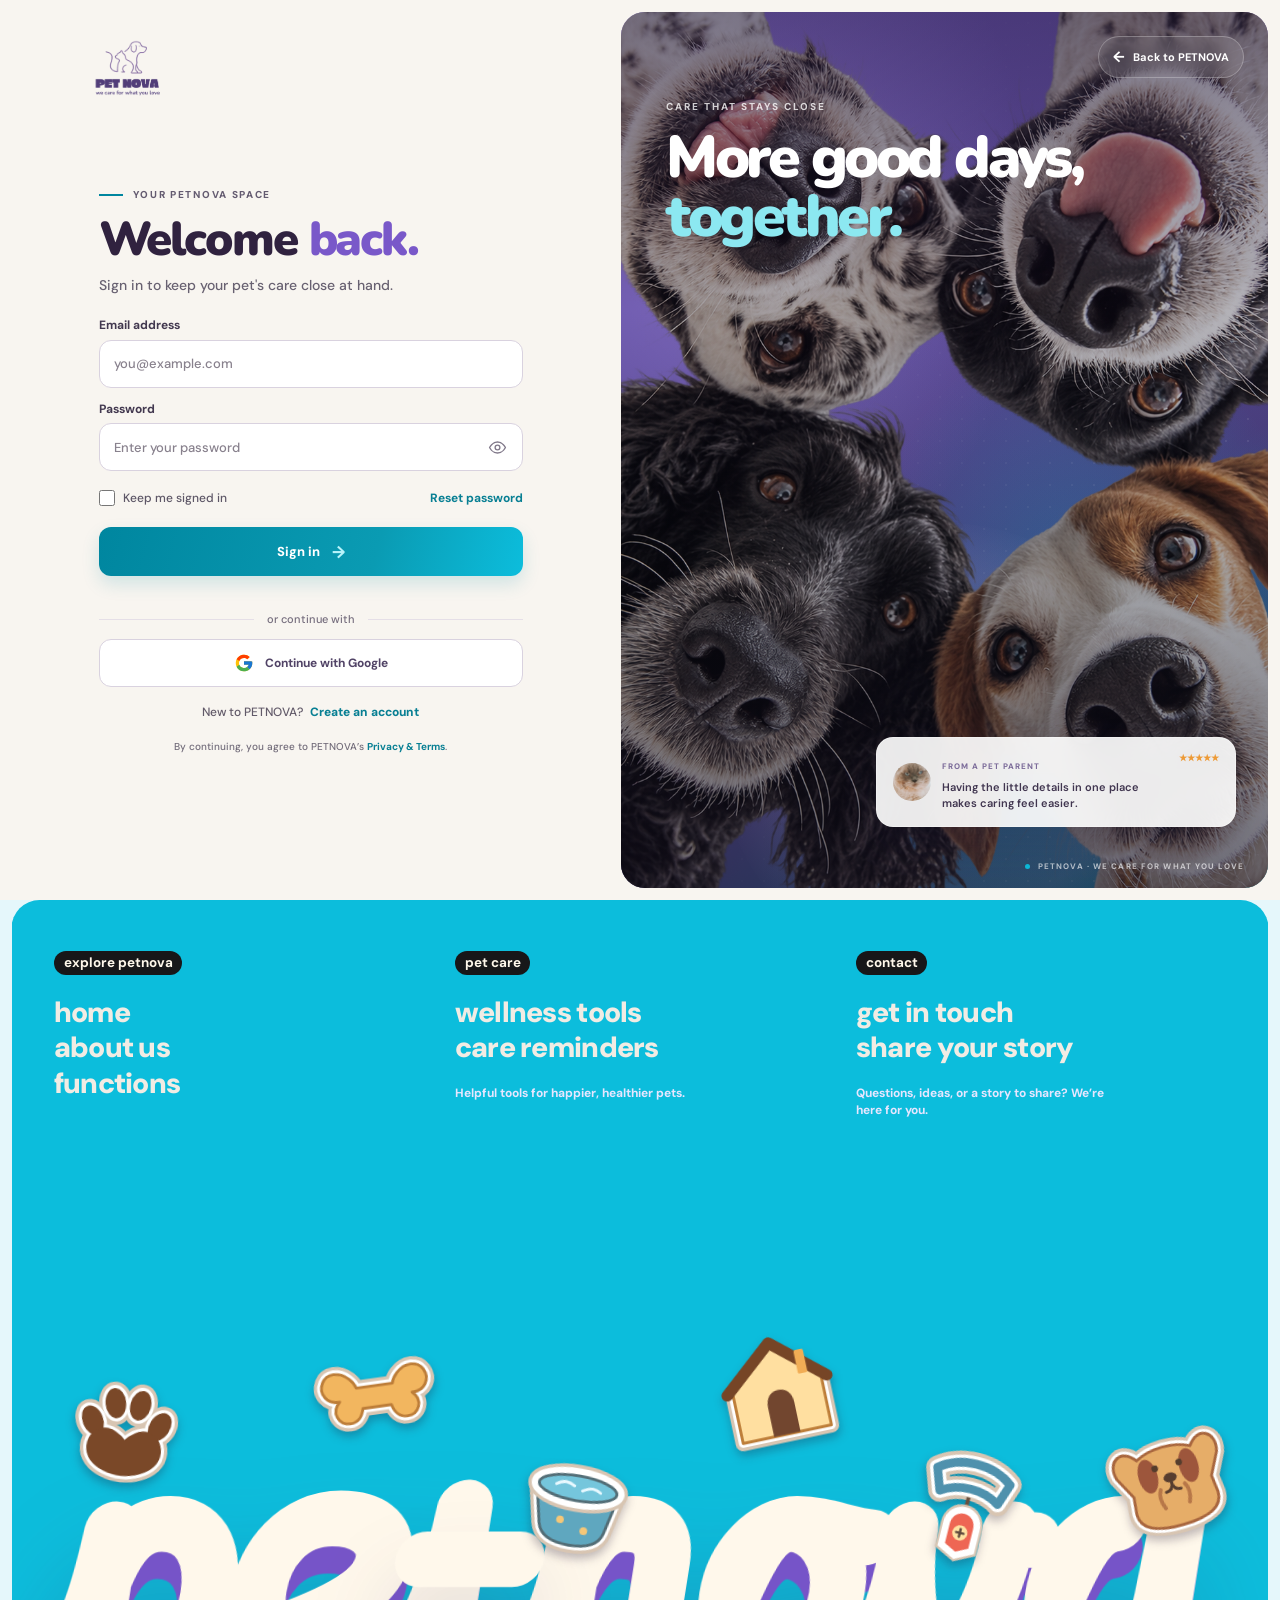
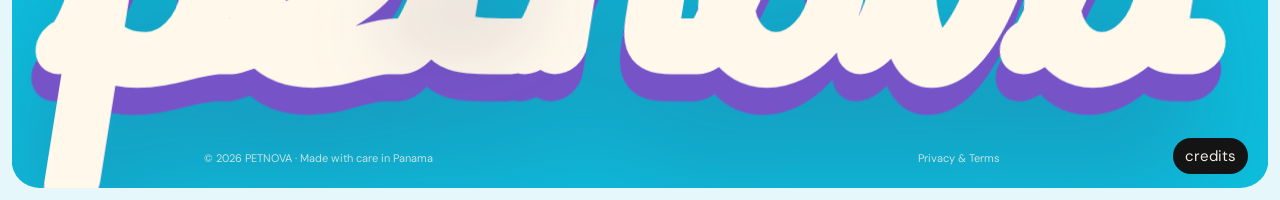
<file: sign-in.html>
<!doctype html>
<html lang="en">
<head>
<meta charset="UTF-8"><meta name="viewport" content="width=device-width, initial-scale=1"><meta name="theme-color" content="#f8f5f0"><meta name="description" content="Sign in to your PETNOVA account.">
<title>Sign in | PETNOVA</title>
<link rel="preconnect" href="https://fonts.googleapis.com"><link rel="preconnect" href="https://fonts.gstatic.com" crossorigin><link href="https://fonts.googleapis.com/css2?family=DM+Sans:wght@400;500;600;700&family=Nunito:wght@600;700;800;900&display=swap" rel="stylesheet"><link rel="stylesheet" href="css/estilos.css">
</head>
<body class="auth-body">
<main class="auth-layout">
  <section class="auth-form-side" aria-labelledby="authTitle">
    <a class="auth-brand" href="index.html" aria-label="PETNOVA home"><img src="img/logo%20petnova%20sin%20fondo.png" alt="PETNOVA"></a>
    <div class="auth-form-wrap">
      <p class="auth-kicker"><span></span> YOUR PETNOVA SPACE</p>
      <h1 id="authTitle">Welcome <em>back.</em></h1>
      <p class="auth-intro" id="authIntro">Sign in to keep your pet’s care close at hand.</p>
      <form id="authForm" novalidate>
        <label class="auth-field auth-name-field" hidden><span>Your name</span><input name="name" type="text" autocomplete="name" placeholder="Alex Morgan"></label>
        <label class="auth-field"><span>Email address</span><input name="email" type="email" autocomplete="email" placeholder="you@example.com" required></label>
        <label class="auth-field"><span>Password</span><span class="auth-password"><input id="authPassword" name="password" type="password" autocomplete="current-password" placeholder="Enter your password" required minlength="8"><button id="passwordToggle" type="button" aria-label="Show password"><svg viewBox="0 0 24 24" aria-hidden="true"><path d="M2 12s3.6-7 10-7 10 7 10 7-3.6 7-10 7S2 12 2 12Z"/><circle cx="12" cy="12" r="3"/></svg></button></span></label>
        <div class="auth-options"><label><input type="checkbox" name="remember"><span>Keep me signed in</span></label><button id="resetPassword" type="button">Reset password</button></div>
        <button class="auth-submit" id="authSubmit" type="submit">Sign in <span aria-hidden="true">→</span></button>
        <p class="auth-status" id="authStatus" role="status" aria-live="polite"></p>
      </form>
      <div class="auth-divider"><span>or continue with</span></div>
      <button class="auth-google" id="googleSignIn" type="button"><svg viewBox="0 0 48 48" aria-hidden="true"><path fill="#FFC107" d="M43.6 20.1H42V20H24v8h11.3A12 12 0 1 1 24 12c3.1 0 5.8 1.2 8 3l5.6-5.6A19.9 19.9 0 1 0 44 24c0-1.3-.1-2.6-.4-3.9Z"/><path fill="#FF3D00" d="M6.3 14.7 12.9 19C14.7 14.9 18.9 12 24 12c3.1 0 5.8 1.2 8 3l5.6-5.6A19.9 19.9 0 0 0 24 4C16.3 4 9.7 8.3 6.3 14.7Z"/><path fill="#4CAF50" d="M24 44c5.2 0 9.9-2 13.4-5.2l-6.2-5.2A12 12 0 0 1 12.7 28l-6.5 5A20 20 0 0 0 24 44Z"/><path fill="#1976D2" d="M43.6 20.1H42V20H24v8h11.3a12 12 0 0 1-4.1 5.6l6.2 5.2C42 35 44 30 44 24c0-1.3-.1-2.6-.4-3.9Z"/></svg>Continue with Google</button>
      <p class="auth-switch" id="authSwitch">New to PETNOVA? <a href="sign-in.html?mode=signup">Create an account</a></p>
      <p class="auth-legal">By continuing, you agree to PETNOVA’s <a href="privacy-terms.html">Privacy &amp; Terms</a>.</p>
    </div>
  </section>
  <aside class="auth-visual" aria-label="Pets and their people">
    <a class="auth-back" href="index.html"><span aria-hidden="true">←</span> Back to PETNOVA</a>
    <div class="auth-visual-copy"><span>CARE THAT STAYS CLOSE</span><h2>More good days,<br><em>together.</em></h2></div>
    <div class="auth-pets-halo" aria-hidden="true"></div>
    <img class="auth-pets" src="img/dogs.png" alt="A group of curious dogs looking toward the camera">
    <div class="auth-feedback-particles" aria-hidden="true"><span></span><span></span><span></span><span></span></div>
    <div class="auth-quote"><img src="img/cat%201.jpg" alt=""><div><span id="authFeedbackLabel">FROM A PET PARENT</span><p id="authFeedbackText" class="auth-quote-text" aria-live="off">Having the little details in one place makes caring feel easier.</p></div><b aria-hidden="true">★★★★★</b></div>
    <div class="auth-visual-mark"><span></span> PETNOVA · WE CARE FOR WHAT YOU LOVE</div>
  </aside>
</main>
<script src="sign-in.js"></script>
<script src="sticker-footer.js"></script>
</body></html>
</file>
<file: css/estilos.css>
@import url('https://fonts.googleapis.com/css2?family=DM+Sans:wght@400;500;600;700&family=Nunito:wght@600;700;800;900&family=Playfair+Display:wght@600;700;800&family=Roboto+Slab:wght@700;800;900&display=swap');
  :root {
  --purple:#8268d5;
  --cyan:#0cbddc;
  --deep:#523f7a;
  --ink:#302720;
  --muted:#786f68;
  --paper:#f8f5f0;
  --sand:#e9e0d8;
  --clay:#bca395;
  --white:#fffdf9;
  --line:#d8cbc0;
  --serif:'Playfair Display',Georgia,serif;
  --sans:'DM Sans',sans-serif;
  --round:'Nunito',sans-serif
}
* {
  box-sizing:border-box
}
html {
  scroll-behavior:smooth;
  scroll-padding-top:80px
}
body {
  margin:0;
  background:var(--paper);
  color:var(--ink);
  font:15px/1.6 var(--sans)
}
body.modal-open {
  overflow:hidden
}
img {
  display:block;
  width:100%;
  height:100%;
  object-fit:cover
}
a {
  color:inherit;
  text-decoration:none
}
button,input,select {
  font:inherit
}
button {
  cursor:pointer
}
.skip-link {
  position:absolute;
  top:-60px;
  left:10px;
  z-index:100;
  background:white;
  padding:10px
}
.skip-link:focus {
  top:10px
}
.site-header {
  height:78px;
  display:flex;
  align-items:center;
  justify-content:space-between;
  padding:0 5.5%;
  position:sticky;
  top:0;
  z-index:30;
  background:#f8f5f0ed;
  backdrop-filter:blur(18px);
  border-bottom:1px solid #d8cbc066
}
.brand {
  display:flex;
  align-items:center;
  gap:10px
}
.brand-mark {
  width:39px;
  height:39px;
  border-radius:50%;
  display:grid;
  place-items:center;
  background:var(--deep);
  color:#fff;
  font-size:23px
}
.brand-word {
  font:900 20px/1 var(--round);
  letter-spacing:-.7px
}
.brand-word>span {
  color:var(--purple)
}
.brand-word small {
  display:block;
  font:700 8px var(--sans);
  letter-spacing:1.5px;
  color:var(--muted);
  margin-top:6px
}
.main-nav {
  display:flex;
  align-items:center;
  gap:34px;
  font-size:12px;
  font-weight:700
}
.main-nav>a:hover {
  color:var(--purple)
}
.menu-toggle {
  display:none
}
.btn {
  border:0;
  display:inline-flex;
  align-items:center;
  justify-content:center;
  gap:17px;
  padding:13px 19px;
  background:var(--deep);
  color:white;
  font-size:11px;
  font-weight:700;
  transition:transform .25s,background .25s
}
.btn:hover {
  transform:translateY(-2px);
  background:var(--purple)
}
.btn-small {
  padding:11px 17px
}
.btn-primary {
  background:var(--deep)
}
.btn-light {
  background:var(--white);
  color:var(--deep)
}
.text-link {
  font-size:11px;
  font-weight:700;
  border-bottom:1px solid var(--clay);
  padding-bottom:5px
}
.eyebrow {
  font-size:9px;
  letter-spacing:2px;
  font-weight:800;
  display:flex;
  align-items:center;
  gap:9px
}
.eyebrow>span {
  display:inline-block;
  width:20px;
  height:2px;
  background:var(--cyan)
}
.hero {
  min-height:680px;
  display:grid;
  grid-template-columns:1.02fr .98fr;
  position:relative;
  background:var(--sand);
  padding:0 5.5% 60px;
  gap:5%;
  align-items:center;
  overflow:hidden
}
.hero-image {
  height:530px;
  position:relative;
  align-self:start;
  margin-top:0;
  overflow:hidden;
  background:#bca395
}
.hero-image:after {
  content:'';
  position:absolute;
  inset:45% 0 0;
  background:linear-gradient(transparent,#34241b80)
}
.hero-image img {
  object-position:55% center;
  transition:transform 1.2s
}
.hero-image:hover img {
  transform:scale(1.035)
}
.hero-image-label {
  position:absolute;
  bottom:23px;
  left:24px;
  z-index:1;
  color:white;
  font-size:9px;
  letter-spacing:2px
}
.hero-stamp {
  position:absolute;
  z-index:2;
  right:20px;
  bottom:20px;
  width:94px;
  height:94px;
  border:1px solid #fff9;
  border-radius:50%;
  display:grid;
  place-content:center;
  text-align:center;
  color:white;
  font:700 13px/1.1 var(--serif);
  transform:rotate(9deg)
}
.hero-copy {
  padding:35px 0 10px;
  max-width:560px
}
.hero-copy h1 {
  font:800 clamp(38px,4.4vw,66px)/1.08 var(--serif);
  letter-spacing:-2.3px;
  margin:25px 0
}
.hero-copy h1 em,.section-title h2 em,.pm-heading h2 em,.values-copy h2 em,.workspace-copy h2 em,.community-copy h2 em,.last-call h2 em {
  font-style:normal;
  color:var(--purple)
}
.hero-lead {
  max-width:430px;
  color:#6f655d;
  font-size:13px;
  line-height:1.9
}
.hero-actions {
  display:flex;
  align-items:center;
  gap:24px;
  margin-top:27px;
  flex-wrap:wrap
}
.hero-note {
  display:flex;
  align-items:center;
  gap:12px;
  margin-top:44px
}
.paw {
  width:38px;
  height:38px;
  display:grid;
  place-items:center;
  border:1px solid var(--clay);
  border-radius:50%;
  color:var(--deep);
  font-size:20px
}
.hero-note b,.hero-note small {
  display:block
}
.hero-note b {
  font-size:11px
}
.hero-note small {
  font-size:10px;
  color:var(--muted)
}
.hero-bottomline {
  position:absolute;
  bottom:20px;
  left:5.5%;
  right:5.5%;
  display:flex;
  justify-content:space-between;
  color:#74675f;
  font-size:8px;
  letter-spacing:1.5px
}
.intro-strip {
  text-align:center;
  padding:66px 20px 72px;
  background:var(--white)
}
.intro-strip>p {
  font-size:9px;
  letter-spacing:2.5px;
  color:var(--muted)
}
.intro-strip h2 {
  font:700 clamp(28px,3.5vw,45px) var(--serif);
  margin:9px 0
}
.intro-strip em {
  font-style:normal;
  color:var(--purple)
}
.intro-strip>span {
  font-size:11px;
  color:var(--muted)
}
.section-wrap {
  width:min(1180px,89%);
  margin:auto
}
.services {
  padding-top:100px;
  padding-bottom:110px
}
.section-title {
  text-align:center;
  max-width:600px;
  margin:0 auto 38px
}
.section-title .eyebrow {
  justify-content:center
}
.section-title h2,.values-copy h2,.workspace-copy h2,.community-copy h2 {
  font:700 clamp(34px,4vw,51px)/1.13 var(--serif);
  letter-spacing:-1.2px;
  margin:17px 0
}
.section-title>p:last-child,.community-copy>p:not(.eyebrow) {
  font-size:12px;
  color:var(--muted);
  max-width:470px;
  margin:0 auto
}
.service-grid {
  display:grid;
  grid-template-columns:1.15fr 1fr 1fr;
  gap:16px
}
.service-card {
  position:relative;
  min-height:350px;
  overflow:hidden;
  background:#d7c6b9;
  isolation:isolate
}
.service-card:after {
  content:'';
  position:absolute;
  inset:30% 0 0;
  background:linear-gradient(transparent,#21170edb);
  z-index:0
}
.service-card img {
  position:absolute;
  inset:0;
  transition:transform .8s;
  object-position:center
}
.service-card:hover img {
  transform:scale(1.05)
}
.service-tag {
  position:absolute;
  top:17px;
  left:17px;
  background:#fffdf0e8;
  color:var(--deep);
  padding:7px 10px;
  font-size:8px;
  letter-spacing:1.3px;
  z-index:1
}
.service-card>div {
  position:absolute;
  z-index:1;
  left:23px;
  right:18px;
  bottom:21px;
  color:white
}
.service-card h3 {
  font:700 25px var(--serif);
  margin:0 0 4px
}
.service-card p {
  font-size:10px;
  color:#ffffffd9;
  margin:0 0 13px
}
.service-card b {
  font-size:9px;
  letter-spacing:.3px
}
.petmoments {
  min-height:780px;
  position:relative;
  overflow:hidden;
  background:#2c233b;
  color:white;
  padding:58px 5.5% 32px;
  isolation:isolate
}
.petmoments:before {
  content:'';
  position:absolute;
  width:650px;
  height:650px;
  border-radius:50%;
  background:radial-gradient(circle,#8268d550,transparent 70%);
  top:-220px;
  right:-130px;
  pointer-events:none
}
.pm-top,.pm-bottom {
  position:relative;
  z-index:3;
  display:flex;
  align-items:center;
  justify-content:space-between
}
.petmoments .eyebrow {
  color:#e6dff5
}
.pm-edition,.pm-bottom {
  font-size:8px;
  letter-spacing:1.8px;
  color:#c8bdd6
}
.pm-heading {
  position:relative;
  z-index:3;
  margin:40px 0 0 4%;
  pointer-events:none
}
.pm-heading h2 {
  font:800 clamp(55px,8vw,112px)/.86 var(--serif);
  letter-spacing:-4px;
  margin:0
}
.pm-heading h2 em {
  color:#b7a4ff
}
.pm-heading p {
  font-size:12px;
  line-height:1.8;
  color:#d4cbdc;
  margin-top:19px
}
.pm-stage {
  position:absolute;
  inset:0;
  perspective:1200px;
  perspective-origin:55% 50%;
  pointer-events:none
}
.pm-card {
  position:absolute;
  left:57%;
  top:53%;
  width:clamp(150px,19vw,250px);
  height:clamp(220px,29vw,365px);
  background:#453752;
  border:1px solid #ffffff38;
  box-shadow:0 25px 75px #100a1e70;
  overflow:hidden;
  transform-style:preserve-3d;
  will-change:transform
}
.pm-card:after {
  content:'';
  position:absolute;
  inset:45% 0 0;
  background:linear-gradient(transparent,#211a32a8)
}
.pm-card img {
  filter:saturate(.78);
  transition:filter .4s,transform .8s
}
.pm-card span {
  position:absolute;
  z-index:1;
  bottom:14px;
  left:14px;
  font-size:8px;
  letter-spacing:1.4px
}
.pm-1 {
  --x:-34vw;
  --y:7vh;
  --z:-90px;
  --r:-12deg;
  --s:.77
}
.pm-2 {
  --x:-17vw;
  --y:14vh;
  --z:10px;
  --r:-7deg;
  --s:.91
}
.pm-3 {
  --x:1vw;
  --y:5vh;
  --z:140px;
  --r:3deg;
  --s:1.04
}
.pm-4 {
  --x:20vw;
  --y:14vh;
  --z:30px;
  --r:9deg;
  --s:.91
}
.pm-5 {
  --x:35vw;
  --y:-12vh;
  --z:-160px;
  --r:15deg;
  --s:.7
}
.pm-bottom {
  position:absolute;
  left:5.5%;
  right:5.5%;
  bottom:30px
}
.pm-progress {
  height:1px;
  background:#ffffff35;
  flex:1;
  max-width:230px
}
.pm-progress i {
  display:block;
  height:2px;
  width:30%;
  background:var(--cyan)
}
.values {
  display:grid;
  grid-template-columns:1fr 1fr;
  background:#e9e0d8
}
.values-photo {
  height:660px;
  position:relative;
  overflow:hidden
}
.values-photo:after {
  content:'';
  position:absolute;
  inset:55% 0 0;
  background:linear-gradient(transparent,#211a3266)
}
.values-photo img {
  object-position:center
}
.values-photo>span {
  position:absolute;
  bottom:28px;
  left:30px;
  z-index:1;
  color:white;
  font-size:9px;
  letter-spacing:2px
}
.values-copy {
  padding:75px clamp(35px,7vw,100px);
  align-self:center
}
.values-copy h2 {
  margin-bottom:35px
}
.value-row {
  display:grid;
  grid-template-columns:32px 1fr;
  gap:14px;
  padding:17px 0;
  border-top:1px solid #cdbdb0
}
.value-row>span {
  font:700 12px var(--serif);
  color:var(--purple)
}
.value-row b {
  font-size:12px
}
.value-row p {
  font-size:10px;
  color:var(--muted);
  margin:4px 0 0
}
.workspace {
  padding:105px 8%;
  display:grid;
  grid-template-columns:1fr .85fr;
  gap:10%;
  align-items:center;
  background:var(--white)
}
.workspace-copy h2 {
  margin:18px 0
}
.workspace-copy>p:not(.eyebrow) {
  font-size:12px;
  color:var(--muted);
  max-width:410px
}
.workspace-copy ul {
  list-style:none;
  padding:0;
  margin:24px 0
}
.workspace-copy li {
  padding:8px 0;
  font-size:11px
}
.workspace-copy li:before {
  content:'?';
  color:var(--cyan);
  margin-right:11px
}
.workspace-copy>small {
  display:block;
  color:var(--muted);
  font-size:9px;
  margin-top:12px
}
.workspace-card {
  background:#f5f0ea;
  padding:25px;
  box-shadow:15px 20px 0 #e9e0d8
}
.workspace-card-head {
  display:flex;
  justify-content:space-between;
  font-size:9px;
  letter-spacing:1.5px;
  border-bottom:1px solid var(--line);
  padding-bottom:17px
}
.workspace-heart {
  color:var(--purple);
  font-size:18px
}
.workspace-pet {
  display:flex;
  align-items:center;
  gap:13px;
  padding:16px 0;
  border-bottom:1px solid var(--line)
}
.workspace-pet img {
  width:66px;
  height:72px;
  object-fit:cover
}
.workspace-pet div {
  flex:1
}
.workspace-pet small,.workspace-pet b,.workspace-pet span {
  display:block
}
.workspace-pet small {
  font-size:8px;
  letter-spacing:1px;
  color:var(--purple)
}
.workspace-pet b {
  font:700 14px var(--serif);
  margin:3px 0
}
.workspace-pet div span {
  font-size:9px;
  color:var(--muted)
}
.workspace-pet i {
  font-style:normal;
  color:var(--deep)
}
.workspace-reminder {
  display:flex;
  align-items:center;
  gap:12px;
  background:white;
  padding:14px;
  margin-top:15px
}
.workspace-reminder>span {
  font-size:22px;
  color:var(--cyan)
}
.workspace-reminder b,.workspace-reminder small {
  display:block
}
.workspace-reminder b {
  font-size:10px
}
.workspace-reminder small {
  font-size:9px;
  color:var(--muted)
}
.community {
  display:grid;
  grid-template-columns:1fr 1fr;
  background:#f0e9e2
}
.community-image {
  height:550px;
  position:relative;
  overflow:hidden
}
.community-image:after {
  content:'';
  position:absolute;
  inset:45% 0 0;
  background:linear-gradient(transparent,#211a326b)
}
.community-image>span {
  position:absolute;
  bottom:28px;
  left:30px;
  z-index:1;
  color:white;
  font-size:9px;
  letter-spacing:2px
}
.community-copy {
  padding:70px clamp(35px,7vw,95px);
  align-self:center
}
.community-copy>p:not(.eyebrow) {
  margin:0;
  line-height:1.9
}
.community-copy form {
  margin-top:27px
}
.community-copy label {
  display:block;
  font-size:10px;
  font-weight:700;
  margin-bottom:8px
}
.community-copy select,.field input,.field select {
  width:100%;
  padding:13px;
  background:#fffdf9;
  border:1px solid var(--line);
  color:var(--ink);
  font-size:11px
}
.community-copy form .btn {
  margin-top:12px
}
.form-feedback {
  font-size:11px;
  color:var(--deep)
}
.last-call {
  text-align:center;
  background:var(--deep);
  color:white;
  padding:70px 20px
}
.last-call>p {
  font-size:8px;
  letter-spacing:2.5px;
  color:#c7bbef
}
.last-call h2 {
  font:700 clamp(34px,5vw,57px) var(--serif);
  margin:15px 0 25px
}
.last-call h2 em {
  color:#c4b5fd
}
.site-footer {
  background:#281f24;
  color:#f8f1e9;
  padding:36px 5.5% 18px
}
.footer-top {
  display:flex;
  align-items:center;
  justify-content:space-between;
  gap:25px;
  padding-bottom:30px
}
.footer-brand .brand-mark {
  background:var(--purple)
}
.footer-brand .brand-word>span {
  color:var(--cyan)
}
.footer-brand .brand-word small {
  color:#c3b5ad
}
.footer-top>p {
  font-size:10px;
  color:#c7b9b1
}
.footer-top nav {
  display:flex;
  gap:18px;
  flex-wrap:wrap;
  font-size:10px
}
.footer-top nav a:hover {
  color:var(--cyan)
}
.footer-bottom {
  border-top:1px solid #ffffff24;
  padding-top:15px;
  display:flex;
  justify-content:space-between;
  color:#ad9d96;
  font-size:9px
}
.dashboard-modal {
  border:0;
  padding:0;
  width:min(620px,calc(100% - 28px));
  max-height:90vh;
  overflow:auto;
  background:var(--paper);
  color:var(--ink);
  box-shadow:0 25px 100px #160d1c50
}
.dashboard-modal::backdrop {
  background:#211a32b8;
  backdrop-filter:blur(5px)
}
.modal-head {
  display:flex;
  justify-content:space-between;
  align-items:center;
  padding:24px 25px 15px
}
.modal-head h2 {
  font:700 28px var(--serif);
  margin:5px 0
}
.modal-close {
  border:0;
  background:var(--sand);
  width:34px;
  height:34px;
  border-radius:50%;
  font-size:23px
}
.modal-tabs {
  display:flex;
  gap:8px;
  padding:0 25px 15px;
  border-bottom:1px solid var(--line)
}
.modal-tab {
  border:1px solid var(--line);
  padding:9px 12px;
  background:transparent;
  font-size:11px
}
.modal-tab.active {
  background:var(--deep);
  color:white
}
.modal-panel {
  padding:20px 25px
}
.modal-intro {
  font-size:12px;
  color:var(--muted)
}
.compact-form {
  display:grid;
  gap:13px
}
.field-row {
  display:grid;
  grid-template-columns:1fr 1fr;
  gap:12px
}
.field {
  display:grid;
  gap:5px
}
.field label {
  font-size:10px;
  font-weight:700
}
.compact-form .btn {
  justify-self:start
}
.modal-privacy {
  padding:0 25px 22px;
  font-size:10px;
  color:var(--muted)
}
.saved-list {
  display:grid;
  gap:8px;
  margin-top:16px
}
.saved-list:empty {
  display:none
}
.saved-item,.saved-list>div {
  background:white;
  border:1px solid var(--line);
  padding:12px;
  font-size:12px
}
.toast {
  position:fixed;
  bottom:20px;
  left:50%;
  transform:translate(-50%,20px);
  opacity:0;
  pointer-events:none;
  background:var(--deep);
  color:white;
  padding:12px 18px;
  font-size:12px;
  z-index:100;
  transition:.25s
}
.toast.show {
  opacity:1;
  transform:translate(-50%,0)
}
[data-reveal] {
  opacity:0;
  transform:translateY(22px);
  transition:opacity .7s,transform .7s
}
[data-reveal].is-visible {
  opacity:1;
  transform:none
}
@media(min-width:761px) {
  .pm-card {
  transform:translate3d(calc(-50% + var(--x)),calc(-50% + var(--y)),var(--z)) rotateY(var(--r)) rotateZ(calc(var(--r)*.12)) scale(var(--s))
}
.pm-card:nth-child(odd) {
  margin-top:5px
}

}
@media(max-width:900px) {
  .hero {
  min-height:590px;
  gap:4%;
  padding-inline:4%
}
.hero-image {
  height:450px
}
.hero-copy h1 {
  font-size:clamp(35px,5.5vw,53px)
}
.service-card {
  min-height:310px
}
.values-photo,.community-image {
  height:520px
}
.values-copy,.community-copy {
  padding:50px 35px
}
.workspace {
  padding-inline:6%;
  gap:6%
}
.pm-heading {
  margin-top:55px
}
.pm-card {
  left:63%
}

}
@media(max-width:700px) {
  .site-header {
  height:68px;
  padding:0 5%
}
.brand-mark {
  width:34px;
  height:34px
}
.brand-word {
  font-size:18px
}
.menu-toggle {
  display:flex;
  flex-direction:column;
  gap:5px;
  border:0;
  background:transparent;
  padding:8px
}
.menu-toggle span {
  display:block;
  width:22px;
  height:2px;
  background:var(--deep)
}
.main-nav {
  display:none;
  position:absolute;
  top:67px;
  left:0;
  right:0;
  padding:20px 6%;
  background:var(--paper);
  border-bottom:1px solid var(--line);
  flex-direction:column;
  align-items:stretch;
  gap:18px
}
.main-nav.open {
  display:flex
}
.hero {
  display:flex;
  flex-direction:column-reverse;
  align-items:stretch;
  padding:0 0 55px;
  gap:0
}
.hero-copy {
  padding:38px 7% 20px
}
.hero-copy h1 {
  font-size:clamp(38px,10vw,56px);
  letter-spacing:-1.5px
}
.hero-image {
  height:390px;
  margin:0 5%;
}
.hero-stamp {
  width:76px;
  height:76px;
  font-size:11px
}
.hero-bottomline {
  left:7%;
  right:7%;
  font-size:7px;
  letter-spacing:.8px
}
.hero-bottomline span:nth-child(2) {
  display:none
}
.intro-strip {
  padding:50px 18px
}
.services {
  padding-top:70px;
  padding-bottom:75px
}
.section-title h2,.values-copy h2,.workspace-copy h2,.community-copy h2 {
  font-size:36px
}
.service-grid {
  grid-template-columns:1fr;
  gap:12px
}
.service-card {
  min-height:350px
}
.service-card h3 {
  font-size:27px
}
.petmoments {
  min-height:760px;
  padding:32px 6%
}
.pm-top {
  align-items:flex-start;
  gap:15px
}
.pm-top .eyebrow {
  font-size:8px;
  letter-spacing:1px
}
.pm-edition {
  font-size:7px;
  text-align:right
}
.pm-heading {
  margin:45px 0 0
}
.pm-heading h2 {
  font-size:clamp(54px,14vw,84px);
  letter-spacing:-2px
}
.pm-heading p {
  font-size:11px
}
.pm-stage {
  top:170px
}
.pm-card {
  left:53%;
  top:68%;
  width:clamp(135px,43vw,195px);
  height:clamp(205px,62vw,285px)
}
.pm-1 {
  --x:-49vw;
  --y:12vh;
  --z:-70px;
  --r:-12deg;
  --s:.72
}
.pm-2 {
  --x:-28vw;
  --y:17vh;
  --z:0px;
  --r:-7deg;
  --s:.83
}
.pm-3 {
  --x:-5vw;
  --y:9vh;
  --z:80px;
  --r:3deg;
  --s:.96
}
.pm-4 {
  --x:20vw;
  --y:15vh;
  --z:0px;
  --r:9deg;
  --s:.8
}
.pm-5 {
  --x:43vw;
  --y:-2vh;
  --z:-100px;
  --r:15deg;
  --s:.65
}
.pm-bottom {
  left:6%;
  right:6%;
  bottom:22px;
  font-size:7px;
  letter-spacing:.8px
}
.pm-progress {
  max-width:75px
}
.values,.community {
  grid-template-columns:1fr
}
.values-photo,.community-image {
  height:390px
}
.values-copy,.community-copy {
  padding:48px 7%
}
.workspace {
  grid-template-columns:1fr;
  padding:70px 7%;
  gap:35px
}
.workspace-card {
  padding:18px;
  box-shadow:8px 10px 0 var(--sand)
}
.last-call {
  padding:55px 20px
}
.footer-top {
  align-items:flex-start;
  flex-direction:column;
  gap:17px
}
.footer-top nav {
  gap:15px
}
.footer-bottom {
  gap:12px;
  flex-direction:column
}
.field-row {
  grid-template-columns:1fr
}
.modal-head,.modal-panel {
  padding-left:18px;
  padding-right:18px
}
.modal-tabs {
  padding-left:18px;
  padding-right:18px
}

}
@media(prefers-reduced-motion:reduce) {
  html {
  scroll-behavior:auto
}
*,*:before,*:after {
  animation-duration:.01ms!important;
  transition-duration:.01ms!important
}
[data-reveal] {
  opacity:1;
  transform:none
}

}

/* Hero estilo evento de adopci?n */
.hero {
  min-height: 690px;
  display: flex;
  flex-direction: column;
  align-items: center;
  justify-content: flex-start;
  position: relative;
  overflow: hidden;
  isolation: isolate;
  padding: 25px 20px 150px;
  background: #ff6035;
  color: #fff;
  text-align: center;
}
.hero::before {
  position: absolute;
  z-index: -1;
  left: 0;
  right: 0;
  top: 175px;
  color: #ffad78;
  content: 'adopt';
  font: 900 clamp(150px, 29vw, 350px)/.9 var(--round);
  letter-spacing: -.08em;
  white-space: nowrap;
  text-align: center;
}
.hero-copy {
  position: relative;
  z-index: 2;
  max-width: none;
  padding: 0;
}
.hero-heart {
  display: block;
  font-size: 48px;
  line-height: 1;
}
.hero-brand {
  margin: 8px 0 0;
  font: 900 clamp(28px, 4vw, 42px)/1.15 var(--serif);
}
.hero-subtitle {
  margin: 8px 0 0;
  font-size: 18px;
}
.hero-copy h1 {
  position: absolute;
  width: 1px;
  height: 1px;
  overflow: hidden;
  clip-path: inset(50%);
  white-space: nowrap;
}
.hero-image {
  position: absolute;
  z-index: 1;
  bottom: 125px;
  left: 50%;
  width: min(430px, 76vw);
  height: 330px;
  margin: 0;
  overflow: hidden;
  transform: translateX(-50%);
  background: transparent;
}
.hero-image img {
  width: 100%;
  height: 100%;
  object-fit: cover;
  object-position: center 22%;
  mix-blend-mode: multiply;
}
.hero-image:after {
  display: none;
}
.hero-actions {
  position: absolute;
  top: 540px;
  left: 50%;
  z-index: 3;
  width: max-content;
  margin: 0;
  transform: translateX(-50%);
}
.hero-actions .btn-primary {
  background: #fff;
  color: #e94e2c;
}
.hero-actions .text-link {
  color: #fff;
}
.hero-bottomline {
  position: absolute;
  z-index: 4;
  right: 0;
  bottom: 0;
  left: 0;
  min-height: 125px;
  display: flex;
  flex-direction: column;
  justify-content: center;
  gap: 2px;
  padding: 25px 20px;
  background: #fffdf9;
  color: #514942;
  font-size: 16px;
  letter-spacing: 0;
  line-height: 1.6;
}
.hero-bottomline span {
  display: block;
}
@media (max-width: 700px) {
  .hero {
    min-height: 650px;
    padding-top: 24px;
    padding-bottom: 145px;
  }
  .hero::before {
    top: 205px;
    font-size: 30vw;
  }
  .hero-image {
    bottom: 140px;
    width: 86vw;
    height: 280px;
  }
  .hero-actions {
    top: 500px;
    width: 100%;
    justify-content: center;
    gap: 14px;
  }
  .hero-actions .btn {
    padding: 11px 14px;
    font-size: 10px;
  }
  .hero-bottomline {
    min-height: 140px;
    padding: 20px 7%;
    font-size: 13px;
  }
}
.hero-copy {
  position: static;
}
.hero-actions {
  position: relative;
  top: auto;
  left: auto;
  justify-content: center;
  margin-top: 16px;
  transform: none;
}
@media (max-width: 700px) {
  .hero-actions {
    top: auto;
    width: auto;
  }
}
/* Ajustes del hero PETNOVA */
.hero {
  background: var(--purple);
}
.hero::before {
  content: 'PETNOVA';
  color: #b7a4ff;
  font-size: clamp(115px, 22vw, 290px);
  letter-spacing: -.07em;
}
.hero-brand {
  text-transform: lowercase;
  font: 600 clamp(18px, 2vw, 24px)/1.2 var(--sans);
}
.hero-subtitle {
  font: 900 clamp(30px, 4vw, 46px)/1.15 var(--serif);
  margin-top: 5px;
}
.hero-image {
  width: min(520px, 78vw);
  height: 370px;
  border-radius: 48% 48% 0 0;
}
.hero-image img {
  object-position: center 40%;
  mix-blend-mode: normal;
}
.hero-actions {
  display: none;
}
@media (max-width: 700px) {
  .hero::before {
    font-size: 23vw;
  }
  .hero-image {
    width: 88vw;
    height: 315px;
    object-position: center 40%;
  }
}
/* Foto del perro como fondo del hero */
.hero-image {
  z-index: 0;
  inset: 0;
  width: 100%;
  height: 100%;
  border-radius: 0;
  transform: none;
}
.hero-image img {
  object-position: center 48%;
}
.hero-image:after {
  display: block;
  position: absolute;
  inset: 0;
  content: '';
  background: linear-gradient(180deg, rgba(82, 63, 122, .66), rgba(82, 63, 122, .48));
}
.hero-copy {
  position: relative;
  z-index: 3;
  color: #fff;
}
.hero::before {
  z-index: 2;
  color: rgba(183, 164, 255, .78);
}
@media (max-width: 700px) {
  .hero-image {
    inset: 0;
    width: 100%;
    height: 100%;
  }
}
.hero-image img {
  object-fit: contain;
  object-position: center bottom;
}
.hero-image:after {
  display: none;
}
.hero::before {
  z-index: 1;
}
.hero-image {
  z-index: 2;
}
.hero-brand {
  font: 500 15px/1.4 var(--sans);
  letter-spacing: .08em;
  margin-top: 5px;
}
.hero-subtitle {
  font: 900 clamp(32px, 4.5vw, 50px)/1.1 var(--serif);
  margin-top: 10px;
}
/* Tipograf?a y logo inspirados en la referencia */
.brand {
  gap: 9px;
}
.brand-pets {
  width: 42px;
  height: 36px;
  flex: 0 0 auto;
  fill: none;
  stroke: var(--purple);
  stroke-width: 3.5;
  stroke-linecap: round;
  stroke-linejoin: round;
}
.brand-word {
  color: var(--deep);
  font: 900 20px/1 Impact, 'Arial Black', Haettenschweiler, sans-serif;
  letter-spacing: -.6px;
}
.brand-word small {
  font: 700 8px/1.2 var(--sans);
  letter-spacing: .3px;
  margin-top: 4px;
}
.hero::before {
  content: 'Pet Nova';
  font-family: Impact, 'Arial Black', Haettenschweiler, sans-serif;
  font-size: clamp(110px, 21vw, 275px);
  font-weight: 900;
  letter-spacing: -.045em;
}
.hero-bottomline {
  min-height: 125px;
  padding: 24px clamp(24px, 6vw, 80px);
  font: 400 clamp(15px, 2vw, 22px)/1.45 var(--sans);
  text-align: left;
  background: rgba(255, 253, 249, .94);
}
@media (max-width: 700px) {
  .brand-pets {
    width: 34px;
    height: 30px;
  }
  .brand-word {
    font-size: 17px;
  }
  .brand-word small {
    font-size: 7px;
  }
  .hero-bottomline {
    min-height: 145px;
    font-size: 13px;
  }
}
.footer-brand .brand-word {
  color: #fff;
}
.footer-brand .brand-pets {
  stroke: #b7a4ff;
}
.footer-brand .brand-word small {
  color: #c3b5ad;
}
/* Hero inspirado en la nueva referencia */
.hero {
  min-height: 690px;
  padding: 20px 20px 185px;
  display: block;
  overflow: hidden;
  text-align: center;
  color: #fff;
  background: linear-gradient(135deg, #8068d2, #7356c3);
}
.hero-copy {
  position: relative;
  z-index: 3;
  padding: 0;
  max-width: 650px;
  margin: 0 auto;
}
.hero-brand {
  display: flex;
  align-items: center;
  justify-content: center;
  gap: 14px;
  margin: 0;
  color: #eee8ff;
  font: 600 11px/1.4 var(--sans);
  letter-spacing: 3px;
}
.hero-brand span {
  width: 45px;
  height: 1px;
  background: #d4c6ff;
}
.hero-subtitle {
  margin: 6px 0 8px;
  font: 700 clamp(32px, 4vw, 46px)/.98 var(--serif);
  letter-spacing: -.8px;
}
.hero-lead {
  margin: 10px auto 0;
  color: #f1ecff;
  font: 400 13px/1.5 var(--sans);
}
.hero-wordmark {
  position: absolute;
  z-index: 1;
  top: 145px;
  left: 50%;
  width: max-content;
  margin: 0;
  transform: translateX(-50%);
  color: #c0a9ff;
  font: 900 clamp(125px, 24vw, 285px)/.85 Impact, 'Arial Black', Haettenschweiler, sans-serif;
  letter-spacing: -.055em;
  white-space: nowrap;
}
.hero-image {
  position: absolute;
  z-index: 2;
  inset: 0 0 110px;
  width: 100%;
  height: auto;
  margin: 0;
  overflow: hidden;
  transform: none;
  background: transparent;
}
.hero-image img {
  display: block;
  width: 100%;
  height: 100%;
  object-fit: contain;
  object-position: center bottom;
}
.hero-image:after {
  display: none;
}
.hero-explore {
  position: absolute;
  z-index: 3;
  right: 10%;
  bottom: 245px;
  display: inline-flex;
  align-items: center;
  gap: 12px;
  padding: 12px 25px;
  border-radius: 30px;
  background: #fffdf9;
  color: var(--deep);
  font-size: 12px;
  font-weight: 700;
  box-shadow: 0 5px 18px #3d2c7650;
}
.hero-explore span {
  font-size: 18px;
  line-height: 1;
}
.hero-paw {
  position: absolute;
  z-index: 1;
  color: #c4adff;
  font-size: 28px;
  opacity: .8;
}
.paw-one { top: 115px; left: 24%; }
.paw-two { top: 145px; right: 20%; }
.paw-three { top: 230px; left: 7%; }
.paw-four { top: 270px; right: 8%; }
.paw-five { top: 345px; left: 17%; font-size: 22px; }
.paw-six { top: 355px; right: 18%; font-size: 22px; }
.hero-bottomline {
  position: absolute;
  z-index: 4;
  right: 0;
  bottom: 0;
  left: 0;
  min-height: 175px;
  display: grid;
  grid-template-columns: repeat(4, minmax(0, 1fr));
  align-items: center;
  gap: 0;
  padding: 35px 6% 18px;
  border-radius: 50% 50% 0 0 / 16% 16% 0 0;
  background: #fffdf9;
  color: #4b4562;
  text-align: left;
}
.hero-feature {
  min-height: 65px;
  display: flex;
  justify-content: center;
  align-items: flex-start;
  gap: 13px;
  padding: 0 14px;
  border-right: 1px solid #ddd7e7;
}
.hero-feature:last-child {
  border-right: 0;
}
.feature-icon {
  width: 40px;
  height: 40px;
  flex: 0 0 40px;
  display: grid;
  place-items: center;
  border-radius: 50%;
  color: #fff;
  font-size: 19px;
}
.purple-icon { background: #6950b7; }
.cyan-icon { background: #0cbddc; }
.hero-feature b {
  display: block;
  margin: 3px 0 4px;
  color: #514783;
  font-size: 12px;
}
.hero-feature p {
  margin: 0;
  color: #77728d;
  font-size: 9px;
  line-height: 1.45;
}
@media (max-width: 760px) {
  .hero {
    min-height: 720px;
    padding: 20px 15px 250px;
  }
  .hero-subtitle {
    font-size: 36px;
  }
  .hero-lead {
    max-width: 340px;
    font-size: 12px;
  }
  .desktop-break {
    display: none;
  }
  .hero-wordmark {
    top: 170px;
    font-size: 24vw;
  }
  .hero-image {
    inset: 0 0 200px;
  }
  .hero-explore {
    right: 6%;
    bottom: 230px;
    padding: 10px 17px;
  }
  .hero-paw {
    font-size: 21px;
  }
  .hero-bottomline {
    min-height: 250px;
    grid-template-columns: 1fr 1fr;
    align-content: center;
    row-gap: 20px;
    padding: 38px 5% 18px;
    border-radius: 50% 50% 0 0 / 8% 8% 0 0;
  }
  .hero-feature {
    justify-content: flex-start;
    padding: 0 8px;
  }
  .hero-feature:nth-child(2) {
    border-right: 0;
  }
  .hero-feature p {
    font-size: 8px;
  }
  .paw-five, .paw-six {
    display: none;
  }
}
@media (max-width: 420px) {
  .hero-feature {
    gap: 7px;
    padding: 0 4px;
  }
  .feature-icon {
    width: 32px;
    height: 32px;
    flex-basis: 32px;
    font-size: 15px;
  }
  .hero-feature p {
    font-size: 7px;
  }
}
.hero-copy {
  z-index: 1;
}
.hero::before {
  display: none;
}
.hero-paws {
  position: absolute;
  z-index: 1;
  inset: 0 0 175px;
  background-image: url('../img/patitas-transparent.png');
  background-repeat: repeat;
  background-size: 44px 40px;
  opacity: .28;
  pointer-events: none;
}
.hero-bottomline {
  border-radius: 0;
}.hero-paws {
  z-index: 0;
}
.hero-paws {
  background-image: url('../img/patitas-transparent.png'), url('../img/patitas-transparent.png'), url('../img/patitas-transparent.png'), url('../img/patitas-transparent.png');
  background-repeat: no-repeat;
  background-size: 38px 34px, 38px 34px, 32px 29px, 32px 29px;
  background-position: 3% 58%, 97% 58%, 7% 82%, 93% 82%;
  opacity: .32;
}
.hero-wordmark {
  display: block;
  visibility: visible;
  opacity: 1;
  z-index: 1;
  content: none;
}
.hero-paws {
  z-index: 0;
  background-image: url('../img/patitas-transparent.png'), url('../img/patitas-transparent.png'), url('../img/patitas-transparent.png'), url('../img/patitas-transparent.png'), url('../img/patitas-transparent.png');
  background-repeat: no-repeat;
  background-size: 62px 56px, 62px 56px, 54px 49px, 54px 49px, 64px 58px;
  background-position: 3% 52%, 97% 52%, 14% 12%, 86% 12%, 50% 88%;
  opacity: .3;
}
@media (max-width: 760px) {
  .hero-paws {
    background-size: 44px 40px, 44px 40px, 38px 35px, 38px 35px, 46px 42px;
    background-position: 3% 48%, 97% 48%, 12% 10%, 88% 10%, 50% 86%;
    opacity: .24;
  }
}
/* ?ltimos ajustes de legibilidad del hero */
.hero-wordmark {
  color: #d7c5ff;
  font-size: clamp(130px, 25vw, 300px);
  letter-spacing: -.06em;
}
.hero-paws {
  background-image: url('../img/patitas-transparent.png'), url('../img/patitas-transparent.png'), url('../img/patitas-transparent.png');
  background-repeat: no-repeat;
  background-size: 62px 56px, 58px 52px, 62px 56px;
  background-position: 4% 56%, 96% 53%, 50% 88%;
  opacity: .25;
}
.hero-bottomline {
  min-height: 190px;
  grid-template-columns: repeat(4, minmax(0, 1fr));
  padding: 32px 5% 20px;
}
.hero-feature {
  gap: 12px;
  padding: 0 12px;
}
.hero-feature b {
  font-size: 14px;
}
.hero-feature p {
  font-size: 11px;
  line-height: 1.5;
}
@media (max-width: 760px) {
  .hero-wordmark {
    font-size: 23vw;
  }
  .hero-bottomline {
    min-height: 250px;
    grid-template-columns: repeat(2, minmax(0, 1fr));
    padding: 38px 5% 18px;
    row-gap: 18px;
  }
  .hero-feature {
    gap: 9px;
    padding: 0 7px;
  }
  .hero-feature b {
    font-size: 12px;
  }
  .hero-feature p {
    font-size: 9px;
  }
}
@media (max-width: 420px) {
  .hero-feature {
    gap: 7px;
    padding: 0 4px;
  }
  .hero-feature p {
    font-size: 8px;
  }
}
.hero-wordmark {
  width: max-content;
  height: auto;
  overflow: visible;
  clip-path: none;
  visibility: visible;
  opacity: 1;
  top: 128px;
  color: #d7c5ff;
  font-size: clamp(130px, 25vw, 300px);
  line-height: .85;
  text-indent: 0;
  white-space: nowrap;
}
.hero-paws {
  background-image:
    url('../img/patitas-transparent.png'), url('../img/patitas-transparent.png'),
    url('../img/patitas-transparent.png'), url('../img/patitas-transparent.png'),
    url('../img/patitas-transparent.png'), url('../img/patitas-transparent.png'),
    url('../img/patitas-transparent.png'), url('../img/patitas-transparent.png');
  background-repeat: no-repeat;
  background-size: 62px 56px, 58px 52px, 62px 56px, 42px 38px, 42px 38px, 46px 42px, 42px 38px, 44px 40px;
  background-position: 4% 56%, 96% 53%, 50% 88%, 20% 18%, 80% 18%, 30% 70%, 70% 66%, 50% 44%;
  opacity: .28;
}
@media (max-width: 760px) {
  .hero-wordmark {
    top: 155px;
    font-size: 23vw;
  }
  .hero-paws {
    background-size: 44px 40px, 44px 40px, 46px 42px, 34px 31px, 34px 31px, 36px 33px, 34px 31px, 34px 31px;
    background-position: 3% 48%, 97% 48%, 50% 86%, 16% 18%, 84% 18%, 28% 68%, 72% 67%, 50% 42%;
    opacity: .23;
  }
}
.hero-copy h1.hero-wordmark {
  position: absolute;
  z-index: 1;
  top: 128px;
  left: 50%;
  width: max-content;
  height: auto;
  display: block;
  margin: 0;
  overflow: visible;
  clip-path: none;
  transform: translateX(-50%);
  color: #d7c5ff;
  font: 900 clamp(130px, 25vw, 300px)/.85 Impact, 'Arial Black', Haettenschweiler, sans-serif;
  letter-spacing: -.06em;
  white-space: nowrap;
  visibility: visible;
  opacity: 1;
}
@media (max-width: 760px) {
  .hero-copy h1.hero-wordmark {
    top: 155px;
    font-size: 23vw;
  }
}
.hero-copy h1.hero-wordmark {
  letter-spacing: -.015em;
}
.hero-copy h1.hero-wordmark {
  letter-spacing: .015em;
}
.hero-copy h1.hero-wordmark {
  top: 172px;
}
.hero-image {
  inset: 0;
}
.hero-image img {
  transform: translateY(-145px) scale(1.2);
  transform-origin: center bottom;
}
@media (max-width: 760px) {
  .hero-copy h1.hero-wordmark {
    top: 170px;
  }
  .hero-image img {
    transform: translateY(-90px) scale(1.15);
  }
}
.hero-paws {
  background-image:
    url('../img/patitas-transparent.png'), url('../img/patitas-transparent.png'),
    url('../img/patitas-transparent.png'), url('../img/patitas-transparent.png'),
    url('../img/patitas-transparent.png'), url('../img/patitas-transparent.png'),
    url('../img/patitas-transparent.png'), url('../img/patitas-transparent.png'),
    url('../img/patitas-transparent.png'), url('../img/patitas-transparent.png'),
    url('../img/patitas-transparent.png'), url('../img/patitas-transparent.png');
  background-repeat: no-repeat;
  background-size: 62px 56px, 58px 52px, 62px 56px, 42px 38px, 42px 38px, 46px 42px, 42px 38px, 44px 40px, 36px 33px, 40px 36px, 34px 31px, 38px 35px;
  background-position: 4% 56%, 96% 53%, 50% 88%, 20% 18%, 80% 18%, 30% 70%, 70% 66%, 50% 44%, 39% 23%, 62% 15%, 10% 80%, 90% 78%;
  opacity: .28;
}
@media (max-width: 760px) {
  .hero-paws {
    background-size: 44px 40px, 44px 40px, 46px 42px, 34px 31px, 34px 31px, 36px 33px, 34px 31px, 34px 31px, 30px 28px, 32px 30px, 28px 26px, 30px 28px;
    background-position: 3% 48%, 97% 48%, 50% 86%, 16% 18%, 84% 18%, 28% 68%, 72% 67%, 50% 42%, 38% 24%, 62% 16%, 9% 80%, 91% 79%;
    opacity: .23;
  }
}
.hero-image {
  inset: auto 10% 0;
  width: 80%;
  height: 88%;
  transform: none;
}
.hero-image img {
  transform: translateY(-95px) scale(1.1);
  transform-origin: center bottom;
  transition: transform .65s ease;
}
.hero-image:hover img {
  transform: translateY(-110px) scale(1.14);
}
@media (max-width: 760px) {
  .hero-image {
    inset: auto 0 0;
    width: 100%;
    height: 78%;
  }
  .hero-image img {
    transform: translateY(-65px) scale(1.06);
  }
  .hero-image:hover img {
    transform: translateY(-72px) scale(1.09);
  }
}
.hero-image {
  inset: 0;
  width: 100%;
  height: auto;
  transform: none;
}
.hero-image img {
  transform: translateY(-145px) scale(1.2);
  transform-origin: center bottom;
  transition: transform .65s ease;
}
.hero-image:hover img {
  transform: translateY(-145px) scale(1.24);
}
@media (max-width: 760px) {
  .hero-image {
    inset: 0;
    width: 100%;
    height: 100%;
  }
  .hero-image img {
    transform: translateY(-90px) scale(1.15);
  }
  .hero-image:hover img {
    transform: translateY(-90px) scale(1.18);
  }
}
.hero-image img {
  transform: translateY(-145px) scale(1.1);
}
.hero-image:hover img {
  transform: translateY(-145px) scale(1.14);
}
@media (max-width: 760px) {
  .hero-image img {
    transform: translateY(-90px) scale(1.05);
  }
  .hero-image:hover img {
    transform: translateY(-90px) scale(1.08);
  }
}
.hero-image img {
  transform: translateY(-145px) scale(.78);
}
.hero-image:hover img {
  transform: translateY(-145px) scale(.86);
}
@media (max-width: 760px) {
  .hero-image img {
    transform: translateY(-90px) scale(.8);
  }
  .hero-image:hover img {
    transform: translateY(-90px) scale(.87);
  }
}
.hero-image img {
  transform: translateY(-175px) scale(.78);
}
.hero-image:hover img {
  transform: translateY(-175px) scale(.86);
}
@media (max-width: 760px) {
  .hero-image img {
    transform: translateY(-120px) scale(.8);
  }
  .hero-image:hover img {
    transform: translateY(-120px) scale(.87);
  }
}
/* Tipografias y movimiento del hero */
.hero-brand,
.hero-subtitle,
.hero-lead {
  font-family: 'Nunito', sans-serif;
}
.hero-wordmark,
.hero-copy h1.hero-wordmark {
  font-family: 'Erica One', cursive;
  font-weight: 400;
  letter-spacing: .015em;
  animation: hero-title-enter 1s cubic-bezier(.2,.75,.25,1) both;
}
.hero-brand { animation: hero-copy-enter .7s .08s both; }
.hero-subtitle { animation: hero-copy-enter .18s .18s both; }
.hero-lead { animation: hero-copy-enter .18s .28s both; }
.hero-explore {
  min-width: 148px;
  min-height: 48px;
  justify-content: center;
  gap: 20px;
  border: 1px solid rgba(255,255,255,.72);
  box-shadow: 0 8px 24px rgba(55,35,110,.24);
  transition: transform .25s ease, box-shadow .25s ease, background .25s ease;
  animation: hero-copy-enter .75s .35s both;
}
.hero-explore:hover,
.hero-explore:focus-visible {
  transform: translateY(-4px);
  background: #eee8ff;
  box-shadow: 0 13px 30px rgba(55,35,110,.34);
}
.hero-explore span { transition: transform .25s ease; }
.hero-explore:hover span,
.hero-explore:focus-visible span { transform: translateX(5px); }
.hero-paws { will-change: background-position; }
@keyframes hero-title-enter {
  from { opacity: 0; transform: translateX(-50%) translateY(30px) scale(.96); }
  to { opacity: 1; transform: translateX(-50%) translateY(0) scale(1); }
}
@keyframes hero-copy-enter {
  from { opacity: 0; translate: 0 14px; }
  to { opacity: 1; translate: 0 0; }
}
@media (prefers-reduced-motion: reduce) {
  .hero-wordmark, .hero-copy h1.hero-wordmark, .hero-brand, .hero-subtitle, .hero-lead, .hero-explore {
    animation: none;
  }
  .hero-explore, .hero-explore span { transition: none; }
}
.hero-copy h1.hero-wordmark {
  letter-spacing: -.025em;
}


/* PETNOVA vuelve a la tipografia anterior */
.hero-copy h1.hero-wordmark {
  font-family: Impact, 'Arial Black', Haettenschweiler, sans-serif;
  font-weight: 900;
  letter-spacing: .015em;
}


.brand-logo {
  display: block;
  width: 112px;
  height: 74px;
  object-fit: contain;
}
.footer-brand .brand-logo {
  width: 120px;
  height: 80px;
}
@media (max-width: 760px) {
  .brand-logo {
    width: 94px;
    height: 62px;
  }
}


/* Informational pages */
.info-page { min-height: 70vh; }
.info-banner {
  padding: 90px 8% 85px;
  text-align: center;
  color: white;
  background: linear-gradient(135deg, #8068d2, #6449ad);
}
.info-banner .eyebrow { justify-content: center; color: #eee8ff; }
.info-banner h1 {
  margin: 20px 0 14px;
  font: 700 clamp(42px, 7vw, 78px)/1 var(--serif);
}
.info-banner h1 em { color: #d7c5ff; font-style: normal; }
.info-banner > p:last-child { max-width: 560px; margin: 0 auto; color: #f1ecff; }
.info-story {
  display: grid;
  grid-template-columns: 1fr 1fr;
  align-items: center;
  gap: 7%;
  width: min(1100px, 88%);
  margin: 80px auto;
}
.info-story-image { height: 440px; overflow: hidden; background: var(--sand); }
.info-story-image img { object-position: center; }
.info-story-image:has(> img[src="img/doggi.png"]) { display:flex; align-items:flex-end; justify-content:center; height:500px; overflow:hidden; background:transparent; }
.info-story-image img[src="img/doggi.png"] { width:100%; height:100%; object-fit:cover; object-position:center top; filter:drop-shadow(0 16px 18px rgb(48 39 32 / 14%)); }
@media (max-width:760px) { .info-story-image:has(> img[src="img/doggi.png"]) { height:380px; } }
.info-story-copy h2 { margin: 15px 0; font: 700 clamp(30px, 4vw, 46px)/1.1 var(--serif); }
.info-story-copy > p:not(.eyebrow) { color: var(--muted); font-size: 13px; line-height: 1.9; }
.info-story-copy .btn { margin-top: 14px; }
.info-values {
  display: grid;
  grid-template-columns: repeat(3, 1fr);
  gap: 1px;
  background: #ddd4e9;
  padding: 1px 6%;
}
.info-values article { padding: 38px 30px; background: var(--white); }
.info-values article > b { color: var(--purple); font: 800 12px var(--round); }
.info-values h2 { font: 700 22px var(--serif); }
.info-values p { color: var(--muted); font-size: 12px; }
.info-page-cta { padding: 58px 20px; text-align: center; color: white; background: var(--deep); }
.info-page-cta h2 { margin: 0 0 22px; font: 700 clamp(28px, 4vw, 42px) var(--serif); }
.legal-content { width: min(820px, 88%); margin: 60px auto 85px; }
.legal-content section { padding: 25px 0; border-bottom: 1px solid var(--line); }
.legal-content h2 { color: var(--deep); font: 700 30px var(--serif); }
.legal-content h3 { margin: 22px 0 5px; font: 800 15px var(--round); }
.legal-content p { color: var(--muted); font-size: 13px; line-height: 1.85; }
.legal-content .legal-updated,.legal-content .legal-note { font-size: 11px; }
.legal-content .legal-toc { font-size: 12px; }
.legal-content .legal-toc a { color: var(--purple); text-decoration: none; font-weight: 600; }
.legal-content .legal-toc a:hover { text-decoration: underline; }
.legal-content > .btn { margin-top: 18px; }
.main-nav a[aria-current="page"] { color: var(--purple); }
@media (max-width: 760px) {
  .info-banner { padding: 70px 7% 65px; }
  .info-story { grid-template-columns: 1fr; gap: 30px; margin: 50px auto; }
  .info-story-image { height: 330px; }
  .info-values { grid-template-columns: 1fr; padding: 1px 6%; }
  .info-values article { padding: 25px; }
  .legal-content { margin: 40px auto 60px; }
}

/* Dedicated Functions and Contact pages */
.functions-grid {
  width: min(1120px, 88%);
  margin: 70px auto 85px;
  display: grid;
  grid-template-columns: repeat(2, minmax(0, 1fr));
  gap: 18px;
}
.function-card {
  position: relative;
  min-height: 250px;
  padding: 30px;
  border: 1px solid var(--line);
  background: var(--white);
}
.function-card > span:first-child { color: var(--purple); font: 800 12px var(--round); }
.function-icon {
  width: 44px;
  height: 44px;
  margin: 18px 0 13px;
  display: grid;
  place-items: center;
  border-radius: 50%;
  color: white;
  background: var(--purple);
  font-size: 20px;
}
.function-card h2 { margin: 0 0 8px; font: 700 24px var(--serif); }
.function-card p { max-width: 430px; color: var(--muted); font-size: 12px; }
.function-card a { display: inline-flex; align-items: center; gap: 10px; margin-top: 10px; color: var(--deep); font-size: 11px; font-weight: 800; }
.function-card a:hover { color: var(--purple); }
.contact-layout {
  width: min(1000px, 88%);
  margin: 75px auto 90px;
  display: grid;
  grid-template-columns: 1fr 1fr;
  gap: 8%;
  align-items: start;
}
.contact-intro h2 { margin: 16px 0; font: 700 clamp(30px, 4vw, 44px)/1.1 var(--serif); }
.contact-intro > p:not(.eyebrow), .contact-note p { color: var(--muted); font-size: 13px; line-height: 1.8; }
.contact-note { margin-top: 35px; padding: 22px; background: #eee9f7; }
.contact-note b { color: var(--deep); font: 800 14px var(--round); }
.contact-note p { margin-bottom: 0; }
.contact-form { padding: 30px; background: var(--white); border: 1px solid var(--line); }
.contact-form label { display: block; margin-bottom: 9px; font-size: 12px; font-weight: 800; }
.contact-form select {
  width: 100%;
  padding: 13px;
  border: 1px solid var(--line);
  background: white;
  color: var(--ink);
}
.contact-form .btn { margin-top: 18px; }
.contact-form small { display: block; margin-top: 18px; color: var(--muted); font-size: 10px; }
.contact-form small a { color: var(--deep); text-decoration: underline; }
.contact-form .form-feedback { min-height: 20px; }

/* Contact page inspired by the supplied PETNOVA mockup */
.contact-page { background:#fbf7f2; }
.contact-page .site-header { z-index:20; }
.contact-main { overflow:hidden; background:linear-gradient(135deg,#f8f1f7 0%,#fffaf4 48%,#f8f3f8 100%); }
.contact-hero { position:relative; display:flex; align-items:center; min-height:490px; padding:55px max(6%,calc((100% - 1120px)/2)); overflow:hidden; background:radial-gradient(ellipse at 81% 30%,#baa5e4 0%,#d8c9ed 32%,transparent 57%),linear-gradient(110deg,#f7edf5 0%,#fff8f0 54%,#d8c5ef 100%); }
.contact-hero::before { position:absolute; right:-9%; bottom:-170px; width:70%; height:340px; border-radius:50%; background:linear-gradient(110deg,#06a8bd,#624ab0); content:""; }
.contact-hero-copy { position:relative; z-index:2; width:min(490px,53%); }
.contact-hero-copy .eyebrow { color:#008ca8; }
.contact-hero-copy h1 { margin:12px 0 18px; color:#302044; font:800 clamp(52px,8vw,88px)/.93 var(--serif); letter-spacing:-.055em; }
.contact-hero-copy h1 { font-size:clamp(48px,6.6vw,76px); }
.contact-hero-copy h1 em,.contact-intro h2 em { color:#008eaa; font-style:normal; }
.contact-hero-copy > p:not(.eyebrow) { max-width:440px; color:#5b526d; font-size:16px; line-height:1.6; }
.contact-hero-copy .btn { margin-top:15px; padding:14px 25px; border-radius:999px; }
.contact-hero-art { position:absolute; z-index:1; right:3%; bottom:-18px; width:min(53%,620px); height:94%; pointer-events:none; }
.contact-hero-art img { display:block; width:100%; height:100%; object-fit:contain; object-position:center bottom; filter:drop-shadow(0 20px 22px rgb(49 32 68 / 15%)); }
.contact-doodle { position:absolute; z-index:2; color:#11b8d0; font:700 66px/1 var(--round); pointer-events:none; }
.contact-doodle-one { top:24%; right:5%; transform:rotate(15deg); }
.contact-doodle-two { top:8%; left:12%; color:#9178c8; font-size:38px; }
.contact-layout { width:min(1120px,88%); margin:58px auto 36px; grid-template-columns:1.1fr .9fr; gap:6%; align-items:center; }
.contact-intro .eyebrow { color:#5840a0; }
.contact-intro h2 { margin:14px 0 16px; color:#312047; font:800 clamp(37px,5vw,54px)/1.02 var(--serif); letter-spacing:-.035em; }
.contact-intro > p:not(.eyebrow) { max-width:470px; font-size:16px; }
.contact-topics { display:grid; grid-template-columns:repeat(2,minmax(0,1fr)); gap:12px; margin-top:32px; }
.contact-topics button { display:flex; align-items:center; gap:12px; min-height:72px; padding:13px 16px; border:1px solid transparent; border-radius:18px; color:#5439a0; background:#eee6f6; font:800 14px var(--round); text-align:left; cursor:pointer; transition:transform .2s,background .2s,border-color .2s; }
.contact-topics button:hover,.contact-topics button:focus-visible,.contact-topics button.is-selected { border-color:#10abc2; background:#e4f7f8; transform:translateY(-2px); outline:none; }
.topic-icon { display:grid; flex:none; width:34px; height:34px; place-items:center; border:2px solid #008fa8; border-radius:11px; color:#008fa8; font-size:22px; }
.contact-topics .topic-icon { border:0!important; border-radius:0!important; color:transparent!important; font-size:0!important; background:url("data:image/svg+xml,%3Csvg xmlns='http://www.w3.org/2000/svg' viewBox='0 0 40 40'%3E%3Cg fill='%23b9783f' stroke='%2389502b' stroke-width='1.4'%3E%3Cpath d='M7 10c2-3 6-3 8 0l2 3c2 3-1 7-4 7-2 0-3-2-5-2-3 0-5-3-3-6z'/%3E%3Cpath d='M23 5c2-3 6-2 7 1l2 3c2 3-1 7-4 7-2 0-3-2-5-2-3 0-4-3-2-6z'/%3E%3Cpath d='M18 22c2-3 6-2 7 1l2 3c2 3-1 7-4 7-2 0-3-2-5-2-3 0-4-3-2-6z'/%3E%3Cpath d='M5 27c2-3 6-2 7 1l2 3c2 3-1 7-4 7-2 0-3-2-5-2-3 0-4-3-2-6z'/%3E%3C/g%3E%3Cg fill='%23e8b47b'%3E%3Ccircle cx='10' cy='12' r='1'/%3E%3Ccircle cx='26' cy='8' r='1'/%3E%3Ccircle cx='21' cy='25' r='1'/%3E%3Ccircle cx='8' cy='30' r='1'/%3E%3C/g%3E%3C/svg%3E") center/contain no-repeat; }
.contact-topics button:nth-child(2) .topic-icon,.contact-topics button:nth-child(4) .topic-icon { border-color:#6145aa; color:#6145aa; border-radius:50%; }
.topic-arrow { margin-left:auto; font-size:26px; }
.contact-form { padding:27px; border:1px solid rgb(86 61 112 / 8%); border-radius:22px; background:rgb(255 253 250 / 94%); box-shadow:0 14px 34px rgb(46 31 57 / 11%); }
.contact-form label { margin:0 0 7px; color:#392555; font:800 13px var(--round); }
.contact-form input,.contact-form select,.contact-form textarea { box-sizing:border-box; width:100%; margin:0 0 15px; padding:12px 14px; border:1px solid #d9d0d5; border-radius:14px; color:#34254b; background:#fffdfa; font:500 14px var(--sans); }
.contact-form input:focus,.contact-form select:focus,.contact-form textarea:focus { border-color:#08a5bd; outline:3px solid rgb(8 165 189 / 14%); }
.contact-form textarea { min-height:92px; resize:vertical; }
.contact-form .btn { display:flex; justify-content:center; align-items:center; gap:12px; width:100%; margin-top:0; padding:14px 20px; border:0; border-radius:14px; background:linear-gradient(100deg,#078bac,#07a9c2); font-weight:800; cursor:pointer; }
.contact-form small { font-size:11px; }
.contact-page-cta { display:flex; align-items:center; gap:25px; width:min(1120px,92%); min-height:138px; box-sizing:border-box; margin:32px auto 48px; padding:25px 5%; border-radius:38px; color:#fff; background:linear-gradient(105deg,#08afc4,#066e99 55%,#6043ab); }
.contact-page-cta .cta-paw { display:grid; flex:none; width:95px; height:75px; place-items:center; border-right:2px solid rgb(255 255 255 / 60%); font-size:58px; }
.contact-page-cta div { flex:1; }
.contact-page-cta h2 { margin:0 0 5px; font:700 clamp(23px,3vw,34px) var(--serif); }
.contact-page-cta p { margin:0; font-size:15px; }
.contact-page-cta .btn { flex:none; border:1px solid #fff; border-radius:999px; }
@media(max-width:760px) {
 .contact-hero { min-height:540px; align-items:flex-start; padding:65px 7% 0; }
 .contact-hero-copy { width:100%; }
 .contact-hero-copy h1 { font-size:clamp(52px,14vw,76px); }
 .contact-hero-copy > p:not(.eyebrow) { max-width:360px; font-size:14px; }
 .contact-hero-art { right:-2%; bottom:-8px; width:70%; height:48%; opacity:.95; }
 .contact-layout { grid-template-columns:1fr; gap:25px; margin:42px auto; }
 .contact-topics { gap:9px; }
 .contact-topics button { min-height:64px; gap:8px; padding:10px; font-size:12px; }
 .topic-icon { width:29px; height:29px; }
 .contact-form { padding:21px; }
 .contact-page-cta { flex-wrap:wrap; gap:14px; justify-content:center; margin:25px auto 35px; padding:25px; border-radius:26px; text-align:center; }
 .contact-page-cta .cta-paw { display:none; }
 .contact-page-cta div { flex-basis:100%; }
}
.contact-page .info-page + .site-footer .footer-top nav { display:grid; grid-template-columns:repeat(2,max-content); gap:9px 28px; }
.contact-hero-centered { display:flex; flex-direction:column; align-items:center; justify-content:center; min-height:0; gap:4px; padding:18px 6% 28px; overflow:hidden; background:linear-gradient(180deg,#f8f2f8 0%,#fffaf5 100%); }
.contact-hero-centered::before { right:50%; bottom:4%; width:min(66vw,700px); height:min(66vw,700px); border-radius:50%; background:radial-gradient(circle,rgb(106 79 164 / 10%) 0%,rgb(13 174 194 / 5%) 48%,transparent 72%); transform:translateX(50%); }
.contact-hero-centered .contact-hero-art { position:relative; z-index:1; inset:auto; width:min(56vw,600px); height:auto; margin:0 auto; }
.contact-hero-centered .contact-hero-art img { width:100%; height:auto; object-fit:contain; filter:drop-shadow(0 14px 20px rgb(47 34 70 / 12%)); }
.contact-hero-button { position:relative; z-index:2; display:inline-flex; align-items:center; justify-content:center; gap:11px; min-width:152px; margin:0; padding:12px 22px; border:0; border-radius:999px; box-shadow:0 6px 16px rgb(28 96 126 / 15%); }
.contact-float { position:absolute; z-index:2; color:#05a9c4; font:700 52px/1 var(--round); pointer-events:none; }
.contact-float-star { top:28%; left:15%; color:#765bb7; font-size:36px; animation:contact-float 4.5s ease-in-out infinite; }
.contact-float-heart { top:45%; right:13%; transform:rotate(14deg); animation:contact-float 5s ease-in-out -1.4s infinite; }
@keyframes contact-float { 0%,100% { translate:0 0; } 50% { translate:0 -12px; } }
@media(max-width:760px) {
 .contact-hero-centered { min-height:0; gap:2px; padding:22px 2% 25px; }
 .contact-hero-centered .contact-hero-art { width:min(82vw,480px); }
 .contact-hero-centered::before { bottom:4%; width:min(88vw,490px); height:min(88vw,490px); }
 .contact-float { font-size:38px; }
 .contact-float-star { top:18%; left:5%; font-size:28px; }
 .contact-float-heart { top:42%; right:4%; }
}
.contact-hero-showcase { position:relative; isolation:isolate; display:grid; place-items:center; min-height:clamp(480px,56vw,700px); padding:56px 7%; overflow:hidden; text-align:center; background:#2b201d url('../img/contact%20off.png') center 46%/cover no-repeat; }
.contact-hero-showcase::before { z-index:0; inset:0; width:auto; height:auto; border-radius:0; background:radial-gradient(ellipse at center,rgb(20 17 19 / 62%) 0%,rgb(20 17 19 / 45%) 38%,rgb(20 17 19 / 4%) 78%),linear-gradient(90deg,rgb(21 17 17 / 30%),transparent 24%,transparent 76%,rgb(21 17 17 / 30%)); transform:none; }
.contact-hero-showcase .contact-hero-copy { z-index:1; width:min(900px,100%); }
.contact-hero-showcase .eyebrow { justify-content:center; color:#b9f6fb; }
.contact-hero-showcase .eyebrow span { background:#18c3d4; }
.contact-hero-showcase h1 { margin:18px 0; color:#fff; font-size:clamp(42px,6.4vw,82px); line-height:1.02; letter-spacing:-.045em; text-shadow:0 3px 22px rgb(0 0 0 / 32%); }
.contact-hero-showcase h1 em { color:#7be7f0; font-style:normal; }
.contact-hero-showcase .contact-hero-copy > p:not(.eyebrow) { max-width:590px; margin:0 auto; color:#fff; font-size:clamp(15px,1.6vw,19px); line-height:1.6; text-shadow:0 2px 12px rgb(0 0 0 / 35%); }
.contact-hero-showcase .contact-hero-copy > .btn { margin-top:25px; padding:14px 25px; border:1px solid rgb(255 255 255 / 65%); border-radius:999px; box-shadow:0 8px 25px rgb(0 0 0 / 20%); }
.contact-hero-tags { display:flex; justify-content:center; flex-wrap:wrap; gap:9px; margin-top:26px; }
.contact-hero-tags span { padding:8px 13px; border:1px solid rgb(255 255 255 / 45%); border-radius:999px; color:#fff; background:rgb(32 26 35 / 28%); font:700 11px/1 var(--round); backdrop-filter:blur(6px); }
@media(max-width:760px) {
 .contact-hero-showcase { min-height:480px; padding:45px 7%; background-position:center; }
 .contact-hero-showcase::before { background:rgb(24 19 22 / 54%); }
 .contact-hero-showcase h1 { font-size:clamp(38px,10vw,58px); }
 .contact-hero-tags { gap:7px; margin-top:20px; }
 .contact-hero-tags span { padding:7px 10px; font-size:10px; }
}
.contact-hero-light { display:grid; grid-template-columns:minmax(0,.86fr) minmax(0,1.14fr); align-items:center; gap:clamp(30px,5vw,72px); min-height:0; padding:clamp(56px,8vw,110px) max(6%,calc((100% - 1180px)/2)); overflow:hidden; background:#fff; }
.contact-hero-light::before { display:none; }
.contact-hero-lines { position:absolute; z-index:0; inset:0; width:100%; height:100%; overflow:visible; pointer-events:none; }
.contact-hero-lines path { fill:none; stroke:#8065b4; stroke-width:36; stroke-linecap:round; opacity:.15; }
.contact-hero-light .contact-hero-copy { z-index:1; width:100%; }
.contact-hero-light .eyebrow { color:#684aa9; }
.contact-hero-light .eyebrow span { background:#7655b6; }
.contact-hero-light h1 { margin:16px 0; color:#302044; font-size:clamp(40px,5.2vw,68px); line-height:1.03; letter-spacing:-.045em; }
.contact-hero-light h1 em { color:#6547a8; font-style:normal; }
.contact-hero-light .contact-hero-copy > p:not(.eyebrow) { max-width:470px; margin:0; color:#655b71; font-size:clamp(15px,1.5vw,18px); line-height:1.65; }
.contact-hero-light .contact-hero-copy > .btn { margin-top:25px; padding:14px 24px; border-radius:999px; background:linear-gradient(110deg,#60439f,#8062bc); box-shadow:0 8px 20px rgb(80 54 132 / 18%); }
.contact-hero-light .contact-hero-tags { justify-content:flex-start; margin-top:25px; }
.contact-hero-light .contact-hero-tags span { border-color:#e4dced; color:#5a477e; background:rgb(255 255 255 / 82%); backdrop-filter:none; }
.contact-hero-photo { position:relative; z-index:1; width:100%; aspect-ratio:3/2; overflow:hidden; border:1px solid rgb(79 54 119 / 10%); border-radius:30px; background:#28201f; box-shadow:0 22px 55px rgb(44 31 62 / 16%); }
.contact-hero-photo img { display:block; width:100%; height:100%; object-fit:cover; object-position:center; }
@media(max-width:760px) {
 .contact-hero-light { grid-template-columns:1fr; gap:32px; padding:55px 7% 48px; }
 .contact-hero-light .contact-hero-copy { text-align:center; }
 .contact-hero-light .eyebrow { justify-content:center; }
 .contact-hero-light .contact-hero-copy > p:not(.eyebrow) { margin:0 auto; }
 .contact-hero-light .contact-hero-tags { justify-content:center; }
 .contact-hero-photo { border-radius:22px; }
 .contact-hero-lines path { stroke-width:58; opacity:.11; }
}
.contact-hero-light { position:relative; display:grid; grid-template-columns:1fr; place-items:start center; min-height:clamp(600px,61vw,780px); padding:54px 6%; background:#fff; }
.contact-hero-light .contact-hero-photo { position:absolute; z-index:2; inset:20px 4% 32px; width:auto; height:auto; aspect-ratio:auto; border:0; border-radius:28px; box-shadow:0 20px 50px rgb(44 31 62 / 15%); }
.contact-hero-light .contact-hero-photo::after { position:absolute; inset:0; border-radius:inherit; background:radial-gradient(ellipse at center,rgb(24 19 21 / 60%) 0%,rgb(24 19 21 / 38%) 44%,rgb(24 19 21 / 5%) 88%),linear-gradient(90deg,rgb(20 16 19 / 18%),transparent 23%,transparent 77%,rgb(20 16 19 / 18%)); content:""; }
.contact-hero-light .contact-hero-photo img { border-radius:inherit; object-fit:cover; object-position:center 48%; }
.contact-hero-light .contact-hero-copy { z-index:3; width:min(900px,100%); text-align:center; font-family:'Nunito',var(--round),sans-serif; }
.contact-hero-light .contact-hero-copy { position:relative; top:0; margin-top:clamp(90px,13vh,145px); transform:none; }
.contact-hero-light .eyebrow { justify-content:center; color:#e7dcfb; }
.contact-hero-light .eyebrow span { background:#c0a1fa; }
.contact-hero-light h1 { margin:0 0 18px; color:#302044; font-family:'Nunito',var(--round),sans-serif; font-size:clamp(38px,4.2vw,56px); font-weight:800; line-height:1.12; letter-spacing:-.025em; text-shadow:none; }
.contact-hero-light h1 { transform:none; }
.contact-hero-light h1 em { color:#6849aa; font-style:normal; }
.contact-hero-light .contact-hero-copy > p:not(.eyebrow) { max-width:540px; margin:0 auto; color:#54476a; font-family:'Nunito',var(--round),sans-serif; font-size:clamp(15px,1.3vw,17px); line-height:1.6; text-shadow:none; }
.contact-hero-light .contact-hero-copy > .btn { margin-top:24px; padding:14px 24px; border:1px solid rgb(255 255 255 / 70%); border-radius:999px; background:linear-gradient(110deg,#6346a2,#8062bb); box-shadow:0 8px 24px rgb(0 0 0 / 22%); }
.contact-hero-light .contact-hero-tags { justify-content:center; margin-top:24px; }
.contact-hero-light .contact-hero-tags span { border-color:rgb(255 255 255 / 43%); color:#fff; background:rgb(35 26 44 / 32%); backdrop-filter:blur(7px); }
.contact-hero-light .contact-hero-lines { z-index:1; }
.contact-hero-light .contact-hero-lines path { fill:none; stroke:#b998f5; stroke-width:7; stroke-linecap:round; stroke-linejoin:round; opacity:.94; filter:drop-shadow(0 2px 5px rgb(27 17 48 / 25%)); stroke-dasharray:1; stroke-dashoffset:1; animation:contact-line-draw 7s cubic-bezier(.5,0,.25,1) infinite; }
.contact-hero-light .contact-hero-lines path:nth-child(2) { animation-delay:.45s; }
.contact-hero-light .contact-hero-lines path:nth-child(3) { animation-delay:.9s; }
.contact-hero-light .contact-hero-lines path:nth-child(4) { animation-delay:1.35s; }
.contact-hero-light .contact-hero-lines path:nth-child(5) { animation-delay:1.8s; }
.contact-hero-light .contact-hero-lines path:nth-child(6) { animation-delay:2.25s; }
@keyframes contact-line-draw { 0% { stroke-dashoffset:1; opacity:.2; } 35%,72% { stroke-dashoffset:0; opacity:.94; } 100% { stroke-dashoffset:1; opacity:.2; } }
@media(max-width:760px) {
 .contact-hero-light { min-height:620px; padding:40px 6%; }
 .contact-hero-light .contact-hero-photo { inset:14px 3% 22px; border-radius:22px; }
 .contact-hero-light h1 { font-size:clamp(38px,10vw,56px); }
 .contact-hero-light .contact-hero-lines path { stroke-width:10; opacity:.85; }
}
@media(prefers-reduced-motion:reduce) {
 .contact-hero-light .contact-hero-lines path { animation:none; stroke-dashoffset:0; }
}
.contact-hero-light .contact-hero-photo { inset:0; border:0; border-radius:0; background:transparent; box-shadow:none; }
.contact-hero-light .contact-hero-photo::after { display:none; }
.contact-hero-light .contact-hero-photo img { object-fit:cover; object-position:center; }
.contact-hero-light .contact-hero-copy { width:min(780px,100%); }
.contact-hero-light .eyebrow { color:#6547a8; }
.contact-hero-light .eyebrow span { background:#7655b6; }
.contact-hero-light h1 { color:#302044; text-shadow:none; }
.contact-hero-light h1 em { color:#6849aa; }
.contact-hero-light .contact-hero-copy > p:not(.eyebrow) { color:#54476a; font-family:'Nunito',var(--round),sans-serif; text-shadow:0 1px 9px rgb(255 255 255 / 95%); }
.contact-hero-light .contact-hero-tags span { border-color:#d7c9e8; color:#533d81; background:rgb(255 255 255 / 83%); backdrop-filter:blur(5px); }
.contact-hero-light { background:linear-gradient(135deg,#7656c1 0%,#6845b2 58%,#56379d 100%); }
.contact-hero-light .contact-hero-copy { z-index:auto; margin-top:clamp(70px,10vh,115px); }
.contact-hero-light .contact-hero-copy .eyebrow { color:#eee6ff; font:800 12px/1.2 'Nunito',var(--round),sans-serif; letter-spacing:.2em; }
.contact-hero-light .contact-hero-copy .eyebrow span { background:#0cbddc; }
.contact-hero-light h1 { margin:16px 0 14px; color:#fff; font:700 clamp(64px,9vw,112px)/.94 var(--serif); letter-spacing:-.045em; text-shadow:none; }
.contact-hero-light h1 em { position:relative; z-index:3; color:#d9c5ff; font-style:normal; }
.contact-hero-light .contact-hero-copy > p:not(.eyebrow) { color:#f4efff; font:500 clamp(15px,1.5vw,19px)/1.55 'Nunito',var(--round),sans-serif; text-shadow:none; }
.contact-hero-light .contact-hero-lines path { stroke:#d7c6ff; opacity:.65; filter:none; }
.contact-topics .topic-icon { border:0; border-radius:0; background:transparent; font-size:0; }
.contact-topics .topic-icon::before { content:""; display:block; width:26px; height:26px; background:currentColor; mask:center/contain no-repeat; }
.contact-topics button:nth-child(1) .topic-icon::before { mask-image:url("data:image/svg+xml,%3Csvg xmlns='http://www.w3.org/2000/svg' viewBox='0 0 24 24' fill='none' stroke='black' stroke-width='1.8' stroke-linecap='round' stroke-linejoin='round'%3E%3Cpath d='M20 11.5a7.5 7.5 0 0 1-7.5 7.5H7l-4 2v-6.5A7.5 7.5 0 1 1 20 11.5Z'/%3E%3Cpath d='M8 11h.01M12 11h.01M16 11h.01' stroke-width='2.5'/%3E%3C/svg%3E"); }
.contact-topics button:nth-child(2) .topic-icon::before { mask-image:url("data:image/svg+xml,%3Csvg xmlns='http://www.w3.org/2000/svg' viewBox='0 0 24 24' fill='none' stroke='black' stroke-width='1.8' stroke-linecap='round' stroke-linejoin='round'%3E%3Cpath d='M12 3 22 20H2L12 3Z'/%3E%3Cpath d='M12 9v5m0 3h.01' stroke-width='2.2'/%3E%3C/svg%3E"); }
.contact-topics button:nth-child(3) .topic-icon::before { mask-image:url("data:image/svg+xml,%3Csvg xmlns='http://www.w3.org/2000/svg' viewBox='0 0 24 24' fill='none' stroke='black' stroke-width='1.8' stroke-linecap='round' stroke-linejoin='round'%3E%3Cpath d='M20.8 8.8c0 5.1-8.8 10-8.8 10S3.2 13.9 3.2 8.8A4.2 4.2 0 0 1 12 6a4.2 4.2 0 0 1 8.8 2.8Z'/%3E%3C/svg%3E"); }
.contact-topics button:nth-child(4) .topic-icon::before { mask-image:url("data:image/svg+xml,%3Csvg xmlns='http://www.w3.org/2000/svg' viewBox='0 0 24 24' fill='none' stroke='black' stroke-width='1.8' stroke-linecap='round' stroke-linejoin='round'%3E%3Ccircle cx='12' cy='12' r='9'/%3E%3Cpath d='M9.6 9a2.5 2.5 0 1 1 4.6 1.4c-.8 1.1-2.2 1.4-2.2 3m0 3h.01' stroke-width='2.1'/%3E%3C/svg%3E"); }
.contact-topics .topic-icon::before { display:none; }
.contact-topics .topic-icon svg { display:block; width:25px; height:25px; overflow:visible; }
.btn { font-family:'Nunito',var(--round),sans-serif; font-size:15px; font-weight:800; }
.btn > span { display:none!important; }
.contact-page-cta .btn { min-height:56px; padding:0 26px; }
@media(max-width:760px) {
 .contact-hero-light { min-height:520px; padding:36px 4%; }
 .contact-hero-light .contact-hero-photo { inset:0; }
 .contact-hero-light .contact-hero-photo img { object-fit:contain; }
 .contact-hero-light .contact-hero-copy { margin-top:clamp(70px,12vh,110px); }
}
@media (max-width: 760px) {
  .functions-grid { grid-template-columns: 1fr; margin: 45px auto 60px; }
  .function-card { min-height: 0; padding: 25px; }
  .contact-layout { grid-template-columns: 1fr; gap: 30px; margin: 45px auto 60px; }
  .contact-form { padding: 22px; }
}

/* Animated navigation inspired by the supplied tab-bar effect */
.main-nav { position: relative; isolation: isolate; }
.main-nav > a {
  position: relative;
  z-index: 1;
  display: inline-flex;
  align-items: center;
  justify-content: center;
  padding: 9px 12px;
  border-radius: 999px;
  transition: color .25s ease, transform .45s cubic-bezier(.2,.8,.25,1);
}
.main-nav > a:hover,
.main-nav > a:focus-visible { color: var(--deep); transform: translateY(-3px); }
.main-nav > a.is-active,
.main-nav > a[aria-current="page"] { color: #fff; transform: translateY(-4px); }
.nav-indicator {
  position: absolute;
  z-index: 0;
  top: 0;
  left: 0;
  border-radius: 999px;
  background: var(--deep);
  box-shadow: 0 8px 20px rgba(82,63,122,.22);
  pointer-events: none;
  transition: width .45s cubic-bezier(.2,.8,.25,1), height .3s ease, transform .65s cubic-bezier(.2,.85,.25,1.2);
}
@media (max-width: 760px) {
  .main-nav > a { justify-content: flex-start; padding: 10px 14px; }
  .main-nav > a:hover,
  .main-nav > a:focus-visible,
  .main-nav > a.is-active,
  .main-nav > a[aria-current="page"] { transform: translateX(4px); }
  .nav-indicator { border-radius: 14px; }
}
@media (prefers-reduced-motion: reduce) {
  .main-nav > a, .nav-indicator { transition: none; }
}

@media (max-width: 760px) {
  .main-nav { position: absolute; }
}


/* Blue, roomier animated navigation */
.main-nav { font-size: 13px; }
.main-nav > a {
  gap: 9px;
  padding: 10px 14px;
  font-size: 13px;
  font-weight: 800;
}
.nav-icon {
  width: 21px;
  height: 21px;
  flex: 0 0 21px;
  display: inline-grid;
  place-items: center;
  transition: transform .35s cubic-bezier(.2,.8,.25,1);
}
.nav-icon svg {
  display: block;
  width: 100%;
  height: 100%;
  fill: none;
  stroke: currentColor;
  stroke-width: 1.8;
  stroke-linecap: round;
  stroke-linejoin: round;
}
.main-nav > a:hover .nav-icon,
.main-nav > a:focus-visible .nav-icon,
.main-nav > a.is-active .nav-icon { transform: scale(1.12); }
.main-nav > a.is-active,
.main-nav > a[aria-current="page"] { color: #263450; }
.main-nav > a:hover,
.main-nav > a:focus-visible { color: #263450; }
.nav-indicator {
  background: linear-gradient(135deg, #0cbddc, #3a9fe9);
  box-shadow: 0 10px 24px rgba(12,189,220,.34), inset 0 1px 0 rgba(255,255,255,.48);
  transition: width .5s cubic-bezier(.22,1,.36,1), height .35s ease, transform .75s cubic-bezier(.34,1.56,.64,1);
}
.nav-indicator::before {
  content: "";
  position: absolute;
  width: 12px;
  height: 12px;
  top: -5px;
  left: 50%;
  border-radius: 50%;
  background: #25a9e4;
  transform: translateX(-50%) scale(.7);
  opacity: 0;
  transition: transform .3s ease, opacity .2s ease;
}
.main-nav > a.is-active ~ .nav-indicator::before { opacity: 1; }
@media (max-width: 760px) {
  .main-nav > a { font-size: 14px; padding: 10px 14px; }
  .nav-icon { width: 22px; height: 22px; flex-basis: 22px; }
  .nav-indicator::before { display: none; }
}
@media (prefers-reduced-motion: reduce) {
  .nav-icon { transition: none; }
}

.nav-indicator.is-ready::before {
  opacity: .8;
  transform: translateX(-50%) scale(1);
}


/* Refinamiento del indicador del menu */
.main-nav > a {
  justify-content: center;
  text-align: center;
  transition: color .22s ease, transform .28s ease-out;
}
.main-nav > a:hover,
.main-nav > a:focus-visible,
.main-nav > a.is-active,
.main-nav > a[aria-current="page"] {
  color: #fff;
  transform: none;
}
.main-nav > a:hover .nav-icon,
.main-nav > a:focus-visible .nav-icon,
.main-nav > a.is-active .nav-icon { transform: scale(1.06); }
.nav-indicator {
  background: var(--cyan);
  border-radius: 999px;
  box-shadow: 0 7px 18px rgba(12,189,220,.22);
  transition: width .38s ease, height .28s ease, transform .46s cubic-bezier(.22,.61,.36,1);
}
.nav-indicator::before { display: none; }
@media (max-width: 760px) {
  .main-nav > a { justify-content: center; }
  .main-nav > a:hover,
  .main-nav > a:focus-visible,
  .main-nav > a.is-active,
  .main-nav > a[aria-current="page"] { transform: none; }
}
@media (prefers-reduced-motion: reduce) {
  .main-nav > a, .nav-indicator, .nav-icon { transition: none; }
}

/* Patitas un poco mas grandes en el fondo del hero */
.hero-paws {
  background-size: 74px 67px, 70px 62px, 74px 67px, 50px 45px, 50px 45px, 55px 50px, 50px 45px, 52px 48px, 43px 40px, 48px 43px, 41px 37px, 46px 42px;
}
@media (max-width: 760px) {
  .hero-paws {
    background-size: 51px 46px, 51px 46px, 53px 48px, 40px 36px, 40px 36px, 42px 38px, 40px 36px, 40px 36px, 35px 33px, 37px 35px, 33px 30px, 35px 33px;
  }
}

/* Segundo ajuste de tama?o para las patitas del hero */
.hero-paws {
  background-size: 84px 76px, 80px 71px, 84px 76px, 58px 52px, 58px 52px, 63px 57px, 58px 52px, 60px 55px, 50px 46px, 55px 49px, 48px 43px, 53px 48px;
}
@media (max-width: 760px) {
  .hero-paws {
    background-size: 58px 53px, 58px 53px, 61px 55px, 46px 42px, 46px 42px, 49px 44px, 46px 42px, 46px 42px, 41px 38px, 43px 40px, 39px 35px, 41px 38px;
  }
}

/* Explore como una patita inclinada */
.hero-explore {
  width: 154px;
  height: 146px;
  min-width: 0;
  min-height: 0;
  display: block;
  padding: 0;
  border: 0;
  border-radius: 0;
  background: #0cbddc;
  box-shadow: none;
  filter: drop-shadow(0 8px 12px rgba(23,74,112,.22));
  -webkit-mask: url('../img/patitas-transparent.png') center / contain no-repeat;
  mask: url('../img/patitas-transparent.png') center / contain no-repeat;
  transform: rotate(-10deg);
  transition: transform .3s ease, filter .3s ease;
}
.hero-explore:hover,
.hero-explore:focus-visible {
  background: #0cbddc;
  box-shadow: none;
  filter: drop-shadow(0 12px 15px rgba(23,74,112,.3));
  transform: rotate(-5deg) translateY(-4px) scale(1.04);
}
.explore-label {
  position: absolute;
  top: 70%;
  left: 67%;
  display: inline-flex;
  align-items: center;
  justify-content: center;
  gap: 5px;
  white-space: nowrap;
  color: #fff;
  font: 800 12px/1 var(--round);
  transform: translate(-50%, -50%);
}
.hero-explore span { font-size: inherit; transition: transform .25s ease; }
.explore-label > span { font-size: 16px; }
.hero-explore:hover .explore-label > span,
.hero-explore:focus-visible .explore-label > span { transform: translateX(3px); }
@media (max-width: 760px) {
  .hero-explore {
    width: 132px;
    height: 126px;
    padding: 0;
  }
  .explore-label { font-size: 10px; }
  .explore-label > span { font-size: 14px; }
}
@media (prefers-reduced-motion: reduce) {
  .hero-explore, .hero-explore span { transition: none; }
}

/* Texto centrado en la almohadilla y huellas azules decorativas */
.explore-label {
  top: 70%;
  left: 68%;
  gap: 3px;
  font-size: 10px;
  letter-spacing: -.02em;
}
.explore-label > span { font-size: 13px; }
.hero-paws::before,
.hero-paws::after,
.hero-blue-paw {
  position: absolute;
  display: block;
  width: 154px;
  height: 146px;
  background: #0cbddc;
  opacity: .5;
  filter: drop-shadow(0 5px 12px rgba(12,189,220,.18));
  -webkit-mask: url('../img/patitas-transparent.png') center / contain no-repeat;
  mask: url('../img/patitas-transparent.png') center / contain no-repeat;
  pointer-events: none;
}
.hero-paws::before { content: ''; top: 27%; left: 5%; transform: rotate(-18deg); }
.hero-paws::after { content: ''; top: 25%; right: 5%; transform: rotate(16deg); }
.hero-blue-paw { top: 58%; left: 15%; transform: rotate(9deg); }
@media (max-width: 760px) {
  .explore-label { font-size: 9px; }
  .explore-label > span { font-size: 12px; }
  .hero-paws::before,
  .hero-paws::after,
  .hero-blue-paw {
    width: 112px;
    height: 106px;
    opacity: .42;
  }
  .hero-paws::before { top: 22%; left: 1%; }
  .hero-paws::after { top: 25%; right: 1%; }
  .hero-blue-paw { top: 62%; left: 5%; }
}

/* Huelas cyan independientes de la capa de patitas tenues */
.hero-paws::before,
.hero-paws::after,
.hero-paws > .hero-blue-paw { display: none; }
.hero-blue-paws {
  position: absolute;
  z-index: 0;
  inset: 0 0 175px;
  pointer-events: none;
}
.hero-blue-paws > span {
  position: absolute;
  display: block;
  width: 154px;
  height: 146px;
  background: #0cbddc;
  opacity: .76;
  filter: drop-shadow(0 7px 13px rgba(12,189,220,.24));
  -webkit-mask-image: url('../img/patitas-transparent.png');
  -webkit-mask-position: center;
  -webkit-mask-repeat: no-repeat;
  -webkit-mask-size: contain;
  mask-image: url('../img/patitas-transparent.png');
  mask-position: center;
  mask-repeat: no-repeat;
  mask-size: contain;
}
.hero-blue-paws > span:nth-child(1) { top: 26%; left: 4%; transform: rotate(-18deg); }
.hero-blue-paws > span:nth-child(2) { top: 24%; right: 4%; transform: rotate(16deg); }
.hero-blue-paws > span:nth-child(3) { top: 60%; left: 14%; transform: rotate(9deg); }
@media (max-width: 760px) {
  .hero-blue-paws { inset: 0 0 250px; }
  .hero-blue-paws > span { width: 112px; height: 106px; opacity: .68; }
  .hero-blue-paws > span:nth-child(1) { top: 24%; left: 1%; }
  .hero-blue-paws > span:nth-child(2) { top: 26%; right: 1%; }
  .hero-blue-paws > span:nth-child(3) { top: 62%; left: 3%; }
}

/* Reubicar las huellas azules hacia los bordes */
.hero-blue-paws > span:nth-child(1) { top: 25%; left: 1%; }
.hero-blue-paws > span:nth-child(2) { top: 24%; right: 1%; }
.hero-blue-paws > span:nth-child(3) { top: auto; bottom: 2%; left: 2%; }
@media (max-width: 760px) {
  .hero-blue-paws > span:nth-child(1) { top: 22%; left: 0; }
  .hero-blue-paws > span:nth-child(2) { top: 24%; right: 0; }
  .hero-blue-paws > span:nth-child(3) { top: auto; bottom: 1%; left: 1%; }
}

/* Bajar las huellas azules para ocupar la zona libre del hero */
.hero-blue-paws > span:nth-child(1) { top: 42%; }
.hero-blue-paws > span:nth-child(2) { top: 40%; }
.hero-blue-paws > span:nth-child(3) { bottom: 0; }
@media (max-width: 760px) {
  .hero-blue-paws > span:nth-child(1) { top: 34%; }
  .hero-blue-paws > span:nth-child(2) { top: 36%; }
  .hero-blue-paws > span:nth-child(3) { bottom: 0; }
}

/* Separacion clara entre huellas cyan y lilas */
.hero-blue-paws > span:nth-child(1) { top: 30%; left: 1%; }
.hero-blue-paws > span:nth-child(2) { top: 38%; right: 1%; }
.hero-blue-paws > span:nth-child(3) { bottom: 0; left: 1%; }
.hero-paws {
  background-position: 20% 14%, 80% 14%, 50% 12%, 28% 32%, 72% 32%, 20% 56%, 80% 56%, 34% 84%, 66% 84%, 50% 65%, 39% 24%, 61% 24%;
}
@media (max-width: 760px) {
  .hero-blue-paws > span:nth-child(1) { top: 33%; left: 0; }
  .hero-blue-paws > span:nth-child(2) { top: 40%; right: 0; }
  .hero-blue-paws > span:nth-child(3) { bottom: 0; left: 0; }
  .hero-paws {
    background-size: 32px 29px, 32px 29px, 32px 29px, 32px 29px, 32px 29px, 32px 29px, 32px 29px, 32px 29px, 32px 29px, 32px 29px, 32px 29px, 32px 29px;
    background-position: 42% 13%, 58% 13%, 50% 10%, 42% 29%, 58% 29%, 42% 51%, 58% 51%, 42% 74%, 58% 74%, 50% 88%, 42% 41%, 58% 62%;
  }
}

/* Explore vuelve a un boton claro; las huellas decorativas ganan presencia */
.hero-explore {
  width: auto;
  height: auto;
  min-width: 148px;
  min-height: 48px;
  display: inline-flex;
  align-items: center;
  justify-content: center;
  gap: 12px;
  padding: 12px 25px;
  border-radius: 30px;
  background: #0cbddc;
  color: #fff;
  box-shadow: 0 8px 22px rgba(12,189,220,.28);
  filter: none;
  -webkit-mask: none;
  mask: none;
  transform: none;
  transition: transform .28s ease, box-shadow .28s ease, background .28s ease;
}
.hero-explore:hover,
.hero-explore:focus-visible {
  background: #0aa9c7;
  color: #fff;
  box-shadow: 0 11px 26px rgba(12,189,220,.34);
  transform: translateY(-3px);
}
.explore-label {
  position: static;
  top: auto;
  left: auto;
  transform: none;
  color: #fff;
  font: 800 12px/1 var(--round);
  letter-spacing: 0;
}
.hero-explore > .explore-label > span { font-size: 16px; }
.hero-explore:hover .explore-label > span,
.hero-explore:focus-visible .explore-label > span { transform: translateX(3px); }
.hero-blue-paws > span { width: 190px; height: 180px; }
.hero-blue-paws > span:nth-child(1) { top: 25%; left: 1%; }
.hero-blue-paws > span:nth-child(2) { top: 34%; right: 1%; }
.hero-blue-paws > span:nth-child(3) { bottom: 0; left: 1%; }
@media (max-width: 760px) {
  .hero-explore { min-width: 132px; min-height: 44px; padding: 10px 17px; }
  .explore-label { font-size: 10px; }
  .hero-blue-paws > span { width: 128px; height: 121px; }
  .hero-blue-paws > span:nth-child(1) { top: 25%; left: 0; }
  .hero-blue-paws > span:nth-child(2) { top: 35%; right: 0; }
  .hero-blue-paws > span:nth-child(3) { bottom: 0; left: 0; }
}
@media (prefers-reduced-motion: reduce) {
  .hero-explore, .hero-explore span { transition: none; }
}

/* Huellas moradas distribuidas alrededor de los titulos y por los bordes */
.hero-explore { right: 7%; bottom: 170px; }
.hero-paws {
  background-image:
    url('../img/patitas-transparent.png'), url('../img/patitas-transparent.png'),
    url('../img/patitas-transparent.png'), url('../img/patitas-transparent.png'),
    url('../img/patitas-transparent.png'), url('../img/patitas-transparent.png'),
    url('../img/patitas-transparent.png'), url('../img/patitas-transparent.png'),
    url('../img/patitas-transparent.png'), url('../img/patitas-transparent.png'),
    url('../img/patitas-transparent.png'), url('../img/patitas-transparent.png');
  background-repeat: no-repeat;
  background-size: 62px 56px, 58px 52px, 62px 56px, 58px 52px, 62px 56px, 58px 52px, 54px 49px, 50px 46px, 48px 44px, 46px 42px, 48px 44px, 46px 42px;
  background-position: 20% 14%, 80% 14%, 50% 12%, 28% 32%, 72% 32%, 20% 56%, 80% 56%, 34% 84%, 66% 84%, 50% 65%, 39% 24%, 61% 24%;
}
.hero-blue-paws > span { width: 150px; height: 142px; opacity: .82; }
.hero-blue-paws > span:nth-child(1) { top: 38%; left: 1%; }
.hero-blue-paws > span:nth-child(2) { top: 43%; right: 1%; }
.hero-blue-paws > span:nth-child(3) { bottom: 0; left: 2%; }
@media (max-width: 760px) {
  .hero-explore { right: 5%; bottom: 180px; }
  .hero-paws {
    background-size: 32px 29px, 32px 29px, 32px 29px, 32px 29px, 32px 29px, 32px 29px, 32px 29px, 32px 29px, 32px 29px, 32px 29px, 32px 29px, 32px 29px;
    background-position: 20% 14%, 80% 14%, 50% 12%, 28% 32%, 72% 32%, 20% 56%, 80% 56%, 34% 84%, 66% 84%, 50% 65%, 39% 24%, 61% 24%;
  }
  .hero-blue-paws > span { width: 112px; height: 106px; opacity: .76; }
  .hero-blue-paws > span:nth-child(1) { top: 38%; left: 0; }
  .hero-blue-paws > span:nth-child(2) { top: 43%; right: 0; }
  .hero-blue-paws > span:nth-child(3) { bottom: 0; left: 0; }
}
/* Menu: etiquetas mas legibles y con menos separacion */
.main-nav { gap: 4px; }
.main-nav > a {
  gap: 6px;
  padding: 10px 11px;
  font-size: 15px;
}
@media (max-width: 760px) {
  .main-nav { gap: 5px; }
  .main-nav > a { padding: 11px 14px; font-size: 15px; }
}

/* El perro crece suavemente al desplazarse por debajo del hero */
.hero-image img {
  --dog-scroll: 0;
  transform: translateY(-175px) scale(calc(.78 + var(--dog-scroll) * .12));
  transition: transform .18s ease-out;
}
@media (max-width: 760px) {
  .hero-image img {
    transform: translateY(-120px) scale(calc(.8 + var(--dog-scroll) * .12));
  }
}
@media (prefers-reduced-motion: reduce) {
  .hero-image img { transition: none; }
}

/* PETNOVA un poco mas grande en el hero */
.hero-copy h1.hero-wordmark {
  font-size: clamp(135px, 26vw, 320px);
}
@media (max-width: 760px) {
  .hero-copy h1.hero-wordmark { font-size: 24vw; }
}

/* Logo del encabezado un poco mas visible */
.site-header .brand-logo {
  width: 126px;
  height: 78px;
}
@media (max-width: 760px) {
  .site-header .brand-logo {
    width: 104px;
    height: 66px;
  }
}

/* Descripcion principal de la app */
.intro-strip .app-description {
  max-width: 980px;
  margin: 0 auto;
  color: var(--ink, #453b43);
  font: 400 clamp(17px, 1.8vw, 21px)/1.65 'Nunito', sans-serif;
  letter-spacing: 0;
}

/* Ajuste de las huellas azules laterales */
.hero-blue-paws > span { width: 164px; height: 155px; }
.hero-blue-paws > span:nth-child(1) { top: 27%; left: 1%; }
.hero-blue-paws > span:nth-child(2) { top: 56%; right: 1%; }
@media (max-width: 760px) {
  .hero-blue-paws > span { width: 122px; height: 115px; }
  .hero-blue-paws > span:nth-child(1) { top: 27%; left: 0; }
  .hero-blue-paws > span:nth-child(2) { top: 56%; right: 0; }
}


/* Dos patitas moradas mas, distribuidas por los bordes */
.hero-paws {
  background-image:
    url('../img/patitas-transparent.png'), url('../img/patitas-transparent.png'),
    url('../img/patitas-transparent.png'), url('../img/patitas-transparent.png'),
    url('../img/patitas-transparent.png'), url('../img/patitas-transparent.png'),
    url('../img/patitas-transparent.png'), url('../img/patitas-transparent.png'),
    url('../img/patitas-transparent.png'), url('../img/patitas-transparent.png'),
    url('../img/patitas-transparent.png'), url('../img/patitas-transparent.png'),
    url('../img/patitas-transparent.png'), url('../img/patitas-transparent.png');
  background-size: 74px 67px, 70px 62px, 74px 67px, 50px 45px, 50px 45px, 55px 50px, 50px 45px, 52px 48px, 43px 40px, 48px 43px, 41px 37px, 46px 42px, 48px 44px, 48px 44px;
  background-position: 20% 14%, 80% 14%, 50% 12%, 28% 32%, 72% 32%, 20% 56%, 80% 56%, 34% 84%, 66% 84%, 50% 65%, 39% 24%, 61% 24%, 4% 48%, 96% 48%;
}
@media (max-width: 760px) {
  .hero-paws {
    background-size: 32px 29px, 32px 29px, 32px 29px, 32px 29px, 32px 29px, 32px 29px, 32px 29px, 32px 29px, 32px 29px, 32px 29px, 32px 29px, 32px 29px, 32px 29px, 32px 29px;
    background-position: 20% 14%, 80% 14%, 50% 12%, 28% 32%, 72% 32%, 20% 56%, 80% 56%, 34% 84%, 66% 84%, 50% 65%, 39% 24%, 61% 24%, 4% 48%, 96% 48%;
  }
}
/* Patitas moradas a los lados del perro */
.hero-paws {
  background-image:
    url('../img/patitas-transparent.png'), url('../img/patitas-transparent.png'),
    url('../img/patitas-transparent.png'), url('../img/patitas-transparent.png'),
    url('../img/patitas-transparent.png'), url('../img/patitas-transparent.png'),
    url('../img/patitas-transparent.png'), url('../img/patitas-transparent.png'),
    url('../img/patitas-transparent.png'), url('../img/patitas-transparent.png'),
    url('../img/patitas-transparent.png'), url('../img/patitas-transparent.png'),
    url('../img/patitas-transparent.png'), url('../img/patitas-transparent.png'),
    url('../img/patitas-transparent.png'), url('../img/patitas-transparent.png');
  background-size: 74px 67px, 70px 62px, 74px 67px, 50px 45px, 50px 45px, 55px 50px, 50px 45px, 52px 48px, 43px 40px, 48px 43px, 41px 37px, 46px 42px, 48px 44px, 48px 44px, 52px 48px, 52px 48px;
  background-position: 20% 14%, 80% 14%, 50% 12%, 28% 32%, 72% 32%, 20% 56%, 80% 56%, 34% 84%, 66% 84%, 50% 65%, 39% 24%, 61% 24%, 4% 48%, 96% 48%, 14% 70%, 86% 70%;
}
@media (max-width: 760px) {
  .hero-paws {
    background-size: 32px 29px, 32px 29px, 32px 29px, 32px 29px, 32px 29px, 32px 29px, 32px 29px, 32px 29px, 32px 29px, 32px 29px, 32px 29px, 32px 29px, 32px 29px, 32px 29px, 34px 31px, 34px 31px;
    background-position: 20% 14%, 80% 14%, 50% 12%, 28% 32%, 72% 32%, 20% 56%, 80% 56%, 34% 84%, 66% 84%, 50% 65%, 39% 24%, 61% 24%, 4% 48%, 96% 48%, 14% 70%, 86% 70%;
  }
}
/* Suaviza el movimiento parallax de las patitas al desplazarse */
.hero-paws { transition: background-position .12s linear; }
@media (prefers-reduced-motion: reduce) {
  .hero-paws { transition: none; }
}

/* Indicador para continuar hacia la siguiente seccion */
.hero-scroll-cue {
  position: absolute;
  z-index: 5;
  left: 50%;
  bottom: 22px;
  display: inline-flex;
  align-items: center;
  gap: 10px;
  transform: translateX(-50%);
  color: rgba(255,255,255,.88);
  font: 700 10px/1 'Nunito', sans-serif;
  letter-spacing: 1.8px;
  text-decoration: none;
  text-transform: uppercase;
}
.hero-scroll-cue i {
  position: relative;
  display: block;
  width: 17px;
  height: 27px;
  border: 1px solid rgba(255,255,255,.72);
  border-radius: 10px;
}
.hero-scroll-cue i::after {
  content: '';
  position: absolute;
  top: 5px;
  left: 7px;
  width: 2px;
  height: 5px;
  border-radius: 2px;
  background: #fff;
  animation: scroll-cue 1.3s ease-in-out infinite;
}
.hero-scroll-cue:hover { color: #fff; }
@keyframes scroll-cue {
  0%, 100% { transform: translateY(0); opacity: 1; }
  75% { transform: translateY(9px); opacity: .3; }
}
@media (max-width: 760px) {
  .hero-scroll-cue { bottom: 16px; font-size: 9px; }
}
@media (prefers-reduced-motion: reduce) {
  .hero-scroll-cue i::after { animation: none; }
}

/* Seccion de mision y vision despues del hero */
.mission-vision {
  padding-top: 88px;
  padding-bottom: 88px;
  background: #fbf9f6;
}
.mission-vision-heading {
  max-width: 680px;
  margin: 0 auto 38px;
  text-align: center;
}
.mission-vision-heading h2 {
  margin: 12px 0 0;
  color: var(--deep, #42355f);
  font: 700 clamp(32px, 4vw, 48px)/1.08 var(--serif, Georgia, serif);
}
.mission-vision-heading h2 em {
  color: var(--purple, #765fc5);
  font-style: normal;
}
.mission-vision-grid {
  display: grid;
  grid-template-columns: repeat(2, minmax(0, 1fr));
  gap: 22px;
}
.mission-vision-card {
  display: grid;
  grid-template-columns: 52px 1fr;
  gap: 20px;
  min-height: 210px;
  padding: 30px;
  border: 1px solid rgba(118,95,197,.15);
  border-radius: 22px;
  background: #fff;
  box-shadow: 0 12px 36px rgba(66,53,95,.06);
}
.mission-vision-card--vision { background: #f4f0ff; }
.mission-vision-number {
  display: grid;
  width: 48px;
  height: 48px;
  place-items: center;
  border-radius: 50%;
  background: #765fc5;
  color: white;
  font: 800 14px/1 'Nunito', sans-serif;
}
.mission-vision-card--vision .mission-vision-number { background: #0cbddc; }
.mission-vision-label {
  margin: 2px 0 8px;
  color: #765fc5;
  font: 800 10px/1.3 'Nunito', sans-serif;
  letter-spacing: 1.7px;
}
.mission-vision-card h3 {
  margin: 0 0 10px;
  color: #42355f;
  font: 800 clamp(20px, 2.2vw, 26px)/1.2 'Nunito', sans-serif;
}
.mission-vision-card > div > p:last-child {
  margin: 0;
  color: #655e6a;
  font: 500 15px/1.7 'Nunito', sans-serif;
}
@media (max-width: 760px) {
  .mission-vision { padding-top: 60px; padding-bottom: 60px; }
  .mission-vision-heading { margin-bottom: 26px; }
  .mission-vision-grid { grid-template-columns: 1fr; gap: 14px; }
  .mission-vision-card { min-height: 0; padding: 24px 20px; grid-template-columns: 42px 1fr; gap: 14px; }
  .mission-vision-number { width: 40px; height: 40px; }
}

/* Parakeet art beside the vertically stacked mission and vision cards */
.mission-vision-layout {
  display: grid;
  grid-template-columns: minmax(250px, .72fr) minmax(0, 1.28fr);
  align-items: center;
  gap: clamp(32px, 6vw, 82px);
}
.mission-vision-art {
  position: relative;
  display: grid;
  min-height: 520px;
  place-items: center;
  isolation: isolate;
}
.mission-vision-art::before {
  content: '';
  position: absolute;
  z-index: -1;
  width: min(100%, 390px);
  aspect-ratio: 1;
  border-radius: 50%;
  background: radial-gradient(circle, rgba(12,189,220,.13), rgba(118,95,197,.09) 62%, transparent 72%);
}
.mission-vision-art img {
  display: block;
  width: 100%;
  max-width: 420px;
  max-height: 540px;
  object-fit: contain;
  filter: drop-shadow(0 18px 22px rgba(66,53,95,.12));
  animation: parakeet-float 5s ease-in-out infinite;
}
.mission-vision-content { min-width: 0; }
.mission-vision-content .mission-vision-heading {
  max-width: none;
  margin: 0 0 28px;
  text-align: left;
}
.mission-vision-grid {
  grid-template-columns: 1fr;
  gap: 16px;
}
@keyframes parakeet-float {
  0%, 100% { transform: translateY(0) rotate(-1deg); }
  50% { transform: translateY(-9px) rotate(1deg); }
}
@media (max-width: 760px) {
  .mission-vision-layout { grid-template-columns: 1fr; gap: 10px; }
  .mission-vision-art { min-height: 0; height: 270px; }
  .mission-vision-art::before { width: min(72vw, 270px); }
  .mission-vision-art img { width: auto; height: 100%; max-width: 82vw; max-height: 270px; }
  .mission-vision-content .mission-vision-heading { text-align: center; margin-bottom: 24px; }
}
@media (prefers-reduced-motion: reduce) {
  .mission-vision-art img { animation: none; }
}

/* Parakeet larger and blended into the section background */
.mission-vision-layout {
  grid-template-columns: minmax(320px, .9fr) minmax(0, 1.1fr);
  gap: clamp(24px, 4vw, 60px);
}
.mission-vision-art { min-height: 640px; }
.mission-vision-art img {
  max-width: 540px;
  max-height: 660px;
  mix-blend-mode: multiply;
  filter: drop-shadow(0 20px 24px rgba(66,53,95,.14));
}
@media (max-width: 760px) {
  .mission-vision-layout { grid-template-columns: 1fr; }
  .mission-vision-art { height: 340px; min-height: 0; }
  .mission-vision-art img { max-height: 340px; }
}

/* Keep the transparent parrot image colors natural */
.mission-vision-art img { mix-blend-mode: normal; }

/* Celeste de fondo y entrada del periquito, sin movimiento flotante */
.mission-vision { background: #e8f8fc; }
.mission-vision-art img {
  animation: none;
  opacity: 1;
  transform: translateY(-145px) scale(1.2);
  transition: opacity .85s ease, transform .9s cubic-bezier(.2,.75,.25,1);
}
.mission-vision-art img[data-reveal] {
  opacity: 0;
  transform: translateY(-105px) scale(1.08);
}
.mission-vision-art img[data-reveal].is-visible {
  opacity: 1;
  transform: translateY(-145px) scale(1.2);
}
@media (max-width: 760px) {
  .mission-vision-art img { transform: translateY(-60px) scale(1.08); }
  .mission-vision-art img[data-reveal] { transform: translateY(-28px) scale(1.02); }
  .mission-vision-art img[data-reveal].is-visible { transform: translateY(-60px) scale(1.08); }
}
@media (prefers-reduced-motion: reduce) {
  .mission-vision-art img, .mission-vision-art img[data-reveal], .mission-vision-art img[data-reveal].is-visible {
    opacity: 1;
    transform: translateY(-145px) scale(1.2);
    transition: none;
  }
  .mission-vision-art img { animation: none; }
}

/* Unboxed mission and vision on a full cyan section */
.mission-vision {
  width: 100%;
  max-width: none;
  margin: 0;
  padding: 76px max(5vw, 28px);
  background: #0cbddc;
}
.mission-vision-layout {
  width: min(1280px, 100%);
  margin: 0 auto;
  grid-template-columns: minmax(320px, .9fr) minmax(0, 1.1fr);
  gap: clamp(30px, 5vw, 72px);
}
.mission-vision-art {
  min-height: 640px;
}
.mission-vision-art::before { display: none; }
.mission-vision-art::after {
  content: '';
  position: absolute;
  z-index: 0;
  left: 17%;
  top: 79%;
  width: 68%;
  height: 26px;
  border-radius: 50%;
  background: rgba(35, 44, 69, .34);
  filter: blur(13px);
}
.mission-vision-art img {
  position: relative;
  z-index: 1;
  width: 100%;
  max-width: 540px;
  max-height: 660px;
  animation: none;
  opacity: 1;
  transform: translateY(-145px) scale(1.2);
  transition: opacity .85s ease, transform .9s cubic-bezier(.2,.75,.25,1);
}
.mission-vision-art img[data-reveal] { opacity: 0; transform: translateY(-105px) scale(1.08); }
.mission-vision-art img[data-reveal].is-visible { opacity: 1; transform: translateY(-145px) scale(1.2); }
.mission-vision-content {
  display: grid;
  align-content: center;
  gap: 42px;
  min-width: 0;
}
.mission-vision-item { padding: 0; border: 0; border-radius: 0; background: transparent; box-shadow: none; }
.mission-vision-item h2 {
  margin: 0 0 16px;
  color: #fff;
  font: 900 clamp(54px, 7vw, 86px)/.98 'Nunito', sans-serif;
  letter-spacing: -.045em;
}
.mission-vision-item p {
  max-width: 590px;
  margin: 0;
  color: #fff;
  font: 600 clamp(16px, 1.5vw, 19px)/1.65 'Nunito', sans-serif;
}
@media (max-width: 760px) {
  .mission-vision { padding: 48px 22px 64px; }
  .mission-vision-layout { grid-template-columns: 1fr; gap: 4px; }
  .mission-vision-art { min-height: 0; height: 340px; }
  .mission-vision-art::after { top: 83%; left: 23%; width: 54%; height: 20px; }
  .mission-vision-art img { width: auto; height: 100%; max-width: 82vw; max-height: 340px; transform: translateY(-60px) scale(1.08); }
  .mission-vision-art img[data-reveal] { transform: translateY(-28px) scale(1.02); }
  .mission-vision-art img[data-reveal].is-visible { transform: translateY(-60px) scale(1.08); }
  .mission-vision-content { gap: 32px; }
  .mission-vision-item h2 { font-size: clamp(48px, 15vw, 68px); }
}
@media (prefers-reduced-motion: reduce) {
  .mission-vision-art img, .mission-vision-art img[data-reveal], .mission-vision-art img[data-reveal].is-visible {
    opacity: 1;
    transform: translateY(-145px) scale(1.2);
    transition: none;
  }
  .mission-vision-art img { animation: none; }
}

/* Mission and Vision panels with a grounded parrot and floor reflection */
.mission-vision {
  position: relative;
  width: 100%;
  max-width: none;
  min-height: 900px;
  margin: 0;
  padding: 0;
  overflow: hidden;
  isolation: isolate;
  background: #0cbddc;
}
.mission-vision::before {
  content: '';
  position: absolute;
  z-index: -1;
  inset: 0 0 0 50%;
  background: #4b1b6f;
}
.mission-vision::after {
  content: '';
  position: absolute;
  z-index: -1;
  top: -145px;
  left: -105px;
  width: 340px;
  height: 270px;
  border-radius: 43% 57% 63% 37% / 53% 42% 58% 47%;
  background: rgba(118, 95, 197, .28);
  transform: rotate(-18deg);
}
.mission-vision-panels {
  position: relative;
  z-index: 1;
  display: grid;
  grid-template-columns: repeat(2, minmax(0, 1fr));
  gap: clamp(42px, 9vw, 140px);
  width: min(1240px, 90%);
  margin: 0 auto;
  padding: 92px 0 390px;
}
.mission-vision-item {
  padding: 0;
  border: 0;
  border-radius: 0;
  background: transparent;
  box-shadow: none;
}
.mission-vision-item h2 {
  margin: 0 0 28px;
  color: #fff;
  font: 900 clamp(58px, 8vw, 104px)/.98 'Nunito', sans-serif;
  letter-spacing: -.05em;
}
.mission-vision-item p {
  max-width: 490px;
  margin: 0;
  color: rgba(255,255,255,.96);
  font: 600 clamp(16px, 1.55vw, 20px)/1.62 'Nunito', sans-serif;
}
.vision-panel { padding-left: 5%; }
.mission-vision-parrot {
  position: absolute;
  z-index: 2;
  left: 50%;
  bottom: -145px;
  width: min(440px, 38vw);
  height: 560px;
  transform: translateX(-50%);
  pointer-events: none;
}
.mission-vision-parrot::before {
  content: '';
  position: absolute;
  z-index: -1;
  left: 13%;
  right: 13%;
  bottom: 145px;
  height: 25px;
  border-radius: 50%;
  background: rgba(28, 31, 53, .42);
  filter: blur(14px);
}
.mission-vision-parrot img {
  position: absolute;
  left: 0;
  bottom: 0;
  display: block;
  width: 100%;
  height: 100%;
  object-fit: contain;
  object-position: center bottom;
  transform: translateY(-145px) scale(1.2);
  transform-origin: center bottom;
  -webkit-box-reflect: below -68px linear-gradient(to bottom, rgba(255,255,255,.19), transparent 56%);
  filter: drop-shadow(0 14px 15px rgba(32,35,54,.16));
}
@media (max-width: 760px) {
  .mission-vision { min-height: 0; padding-bottom: 340px; }
  .mission-vision::before { inset: 50% 0 0; }
  .mission-vision::after { width: 210px; height: 190px; top: -100px; left: -80px; }
  .mission-vision-panels {
    grid-template-columns: 1fr;
    gap: 38px;
    width: min(560px, 86%);
    padding: 56px 0 20px;
  }
  .mission-vision-item h2 { margin-bottom: 14px; font-size: clamp(54px, 15vw, 76px); }
  .mission-vision-item p { font-size: 16px; line-height: 1.6; }
  .vision-panel { padding-left: 0; }
  .mission-vision-parrot { bottom: -145px; width: min(300px, 72vw); height: 390px; }
  .mission-vision-parrot::before { bottom: 145px; height: 18px; filter: blur(10px); }
}
@media (prefers-reduced-motion: reduce) {
  .mission-vision-parrot img { transition: none; }
}

/* Reveal the parrot on scroll and leave room for its floor reflection */
.mission-vision-parrot { bottom: -70px; }
.mission-vision-parrot::before { bottom: 70px; }
.mission-vision-parrot img {
  transition: opacity .8s ease, transform .9s cubic-bezier(.2,.75,.25,1);
  -webkit-box-reflect: below -6px linear-gradient(to bottom, rgba(255,255,255,.2), transparent 68%);
}
.mission-vision-parrot img[data-reveal] {
  opacity: 0;
  transform: translateY(-100px) scale(1.08);
}
.mission-vision-parrot img[data-reveal].is-visible {
  opacity: 1;
  transform: translateY(-145px) scale(1.2);
}
@media (max-width: 760px) {
  .mission-vision-parrot { bottom: -70px; }
  .mission-vision-parrot::before { bottom: 70px; }
}

/* Mission and Vision restyled to match the supplied editorial reference */
.mission-vision {
  min-height: 900px;
  padding: 0 0 78px;
  background: linear-gradient(to bottom, #f0eee5 0 calc(100% - 78px), #5637b4 calc(100% - 78px) 100%);
}
.mission-vision::before {
  inset: 0 0 78px auto;
  width: 46%;
  height: auto;
  border-radius: 46% 0 0 36% / 28% 0 0 42%;
  background: #5637b4;
  transform: none;
}
.mission-vision::after {
  top: -112px;
  left: auto;
  right: -95px;
  width: 330px;
  height: 330px;
  border-radius: 0;
  background: linear-gradient(#5637b4,#5637b4) center / 118px 100% no-repeat, linear-gradient(#5637b4,#5637b4) center / 100% 118px no-repeat;
  transform: rotate(0);
}
.mission-vision-panels {
  display: block;
  width: min(1320px, 88%);
  min-height: 822px;
  margin: 0 auto;
  padding: 88px 0 110px;
}
.mission-vision-item {
  position: relative;
  z-index: 3;
  width: min(47%, 535px);
  margin: 0 0 34px;
}
.mission-vision-item h2 {
  margin: 0 0 12px;
  color: #5637b4;
  font: 900 clamp(46px, 5.3vw, 70px)/1.02 'Nunito', sans-serif;
  letter-spacing: -.04em;
}
.mission-vision-item p {
  max-width: 520px;
  color: #51476a;
  font: 600 clamp(16px, 1.45vw, 19px)/1.55 'Nunito', sans-serif;
}
.vision-panel { padding-left: 0; }
.mission-vision-parrot {
  z-index: 2;
  left: auto;
  right: 4%;
  bottom: -60px;
  width: min(550px, 46vw);
  height: 700px;
  transform: none;
}
.mission-vision-parrot::before {
  left: 12%;
  right: 12%;
  bottom: 85px;
  height: 26px;
  background: rgba(57, 47, 72, .32);
  filter: blur(16px);
}
.mission-vision-parrot img {
  transform: translateY(-145px) scale(1.2);
  -webkit-box-reflect: below -6px linear-gradient(to bottom, rgba(86,55,180,.2), transparent 68%);
}
.mission-vision-parrot img[data-reveal] { transform: translateY(-105px) scale(1.08); }
.mission-vision-parrot img[data-reveal].is-visible { transform: translateY(-145px) scale(1.2); }
@media (max-width: 760px) {
  .mission-vision {
    min-height: 0;
    padding: 0 0 58px;
    background: linear-gradient(to bottom, #f0eee5 0 calc(100% - 58px), #5637b4 calc(100% - 58px) 100%);
  }
  .mission-vision::before {
    inset: auto 0 58px 0;
    top: 58%;
    width: 100%;
    height: 42%;
    border-radius: 48% 0 0 0 / 20% 0 0 0;
  }
  .mission-vision::after { top: 46%; right: -150px; width: 250px; height: 250px; }
  .mission-vision-panels { width: min(560px, 86%); min-height: 0; padding: 50px 0 0; }
  .mission-vision-item { width: 100%; margin-bottom: 28px; }
  .mission-vision-item h2 { font-size: clamp(42px, 12vw, 58px); }
  .mission-vision-item p { font-size: 16px; }
  .mission-vision-parrot { right: 0; bottom: -62px; width: min(330px, 74vw); height: 420px; }
  .mission-vision-parrot::before { bottom: 85px; height: 18px; }
  .mission-vision-parrot img { transform: translateY(-90px) scale(1.12); }
  .mission-vision-parrot img[data-reveal] { transform: translateY(-55px) scale(1.03); }
  .mission-vision-parrot img[data-reveal].is-visible { transform: translateY(-90px) scale(1.12); }
}
@media (prefers-reduced-motion: reduce) {
  .mission-vision-parrot img,
  .mission-vision-parrot img[data-reveal],
  .mission-vision-parrot img[data-reveal].is-visible { transition: none; }
}
@media (max-width: 760px) {
  .mission-vision-panels { padding-bottom: 420px; }
}

/* Seamless cream studio floor, cyan PET lettering, and stacked pets */
.mission-vision {
  position: relative;
  isolation: isolate;
  min-height: 980px;
  padding: 0;
  overflow: hidden;
  background: #f0eee5;
}
.mission-vision::before {
  content: '';
  position: absolute;
  z-index: -1;
  top: -7%;
  right: -8%;
  width: 55%;
  height: 88%;
  border-radius: 48% 0 0 42% / 23% 0 0 36%;
  background: #0cbddc;
  transform: rotate(-4deg);
}
.mission-vision::after {
  content: '';
  position: absolute;
  z-index: -1;
  top: -125px;
  right: 19%;
  width: 245px;
  height: 245px;
  border-radius: 50%;
  background: rgba(12,189,220,.15);
}
.mission-vision-panels {
  position: relative;
  z-index: 3;
  display: block;
  width: min(1320px, 88%);
  min-height: 980px;
  margin: 0 auto;
  padding: 92px 0 120px;
}
.mission-vision-item {
  width: min(47%, 545px);
  margin: 0 0 34px;
  padding: 0;
  border: 0;
  border-radius: 0;
  background: transparent;
  box-shadow: none;
}
.mission-vision-item h2 {
  margin: 0 0 12px;
  color: #0cbddc;
  font: 900 clamp(46px, 5.3vw, 70px)/1.02 'Nunito', sans-serif;
  letter-spacing: -.04em;
}
.mission-vision-item p {
  max-width: 520px;
  margin: 0;
  color: #403b46;
  font: 600 clamp(16px, 1.45vw, 19px)/1.55 'Nunito', sans-serif;
}
.vision-panel { padding-left: 0; }
.mission-vision-visual {
  position: absolute;
  z-index: 2;
  right: 2%;
  bottom: 100px;
  width: min(700px, 55vw);
  height: 790px;
  pointer-events: none;
}
.mission-vision-pet-wordmark {
  position: absolute;
  z-index: 0;
  top: 23%;
  left: 50%;
  color: rgba(255,255,255,.34);
  font: 900 clamp(180px, 24vw, 360px)/.8 'Erica One', Impact, sans-serif;
  letter-spacing: -.055em;
  transform: translateX(-50%);
}
.mission-vision-visual::before {
  content: '';
  position: absolute;
  z-index: 2;
  right: 9%;
  bottom: 0;
  left: 9%;
  height: 27px;
  border-radius: 50%;
  background: rgba(50, 45, 48, .2);
  filter: blur(15px);
}
.mission-vision-visual img {
  position: absolute;
  z-index: 1;
  right: 0;
  bottom: 0;
  display: block;
  width: 100%;
  height: 100%;
  object-fit: contain;
  object-position: center bottom;
  filter: drop-shadow(0 12px 12px rgba(55,48,47,.09));
  -webkit-box-reflect: below 0 linear-gradient(to bottom, rgba(92,82,76,.16), rgba(92,82,76,.07) 22%, transparent 70%);
  transition: opacity .8s ease, transform .9s cubic-bezier(.2,.75,.25,1);
}
.mission-vision-visual img[data-reveal] { opacity: 0; transform: translateY(28px) scale(.97); }
.mission-vision-visual img[data-reveal].is-visible { opacity: 1; transform: translateY(0) scale(1); }
@media (max-width: 760px) {
  .mission-vision { min-height: 0; padding-bottom: 34px; }
  .mission-vision::before { top: auto; right: -12%; bottom: 0; width: 112%; height: 44%; border-radius: 52% 0 0 0 / 18% 0 0 0; transform: none; }
  .mission-vision::after { top: 47%; right: -75px; width: 160px; height: 160px; }
  .mission-vision-panels { width: min(560px, 86%); min-height: 0; padding: 48px 0 0; }
  .mission-vision-item { width: 100%; margin-bottom: 30px; }
  .mission-vision-item h2 { margin-bottom: 12px; font-size: clamp(42px, 12vw, 58px); }
  .mission-vision-item p { font-size: 16px; }
  .mission-vision-visual { position: relative; right: auto; bottom: auto; width: min(570px, 94vw); height: 590px; margin: -5px auto 0; }
  .mission-vision-pet-wordmark { top: 20%; font-size: clamp(180px, 40vw, 290px); }
  .mission-vision-visual::before { right: 10%; left: 10%; height: 20px; }
  .mission-vision-visual img { -webkit-box-reflect: below 0 linear-gradient(to bottom, rgba(92,82,76,.14), rgba(92,82,76,.05) 22%, transparent 70%); }
}
@media (prefers-reduced-motion: reduce) {
  .mission-vision-visual img,
  .mission-vision-visual img[data-reveal],
  .mission-vision-visual img[data-reveal].is-visible { transition: none; }
}
@media (min-width: 761px) {
  .mission-vision-item { width: min(42%, 510px); }
}

/* Cyan PET lettering and bottom rule from the reference */
.mission-vision {
  box-shadow: inset 0 -9px #0cbddc;
}
.mission-vision-pet-wordmark {
  color: rgba(255,255,255,.42);
  font-size: clamp(210px, 29vw, 410px);
  letter-spacing: -.07em;
}
@media (max-width: 760px) {
  .mission-vision-pet-wordmark { font-size: clamp(190px, 43vw, 320px); }
  .mission-vision { box-shadow: inset 0 -7px #0cbddc; }
}

/* Editorial animal poster composition, recolored with PETNOVA cyan */
.mission-vision {
  min-height: 900px;
  padding: 0 0 76px;
  overflow: hidden;
  background: #f0eee5;
  box-shadow: none;
}
.mission-vision::before {
  inset: 0 0 76px auto;
  width: 30%;
  height: auto;
  border-radius: 0;
  background: #0cbddc;
  transform: none;
}
.mission-vision::after {
  top: -90px;
  right: 16%;
  left: auto;
  width: 185px;
  height: 250px;
  border-radius: 0;
  background: #0cbddc;
  transform: none;
}
.mission-vision-panels {
  width: min(1320px, 88%);
  min-height: 824px;
  padding: 100px 0 110px;
}
.mission-vision-item {
  width: min(42%, 470px);
  margin-bottom: 32px;
}
.mission-vision-item h2 {
  margin-bottom: 10px;
  color: #0b9eb9;
  font-size: clamp(40px, 4.2vw, 58px);
}
.mission-vision-item p {
  max-width: 440px;
  font-size: clamp(15px, 1.22vw, 17px);
  line-height: 1.52;
}
.mission-vision-visual {
  right: 1%;
  bottom: 76px;
  width: min(760px, 63vw);
  height: 790px;
}
.mission-vision-pet-wordmark {
  top: 5%;
  left: 54%;
  color: #0cbddc;
  font-size: clamp(300px, 43vw, 630px);
  line-height: .78;
  letter-spacing: -.075em;
}
.mission-vision-visual::before {
  bottom: 35px;
  background: rgba(55, 48, 47, .22);
}
.mission-vision-visual img {
  -webkit-box-reflect: below -3px linear-gradient(to bottom, rgba(92,82,76,.18), rgba(92,82,76,.06) 23%, transparent 68%);
}
@media (max-width: 760px) {
  .mission-vision {
    min-height: 0;
    padding: 0 0 58px;
  }
  .mission-vision::before {
    inset: auto 0 58px auto;
    top: 58%;
    width: 35%;
    height: 42%;
    border-radius: 0;
  }
  .mission-vision::after {
    top: 47%;
    right: 9%;
    width: 92px;
    height: 120px;
  }
  .mission-vision-panels {
    width: min(560px, 86%);
    min-height: 0;
    padding: 48px 0 0;
  }
  .mission-vision-item { width: 100%; margin-bottom: 28px; }
  .mission-vision-item h2 { font-size: clamp(40px, 11vw, 54px); }
  .mission-vision-item p { max-width: 100%; font-size: 15px; }
  .mission-vision-visual {
    right: auto;
    bottom: 58px;
    width: min(540px, 100vw);
    height: 520px;
    margin: 0 auto;
  }
  .mission-vision-pet-wordmark {
    top: 14%;
    left: 53%;
    font-size: clamp(260px, 72vw, 430px);
  }
}
/* Keep the clean cream canvas and the solid cyan footer band */
.mission-vision {
  background: linear-gradient(to bottom, #f0eee5 calc(100% - 76px), #0cbddc calc(100% - 76px));
}
@media (max-width: 760px) {
  .mission-vision {
    background: linear-gradient(to bottom, #f0eee5 calc(100% - 58px), #0cbddc calc(100% - 58px));
  }
}
/* Replace the flat cyan panel with oversized cropped PET lettering */
.mission-vision::before,
.mission-vision::after {
  display: none;
}
.mission-vision-visual {
  right: 0;
  width: min(790px, 65vw);
}
.mission-vision-pet-wordmark {
  top: 3%;
  left: 52%;
  color: #0cbddc;
  font-family: 'Erica One', Impact, sans-serif;
  font-size: clamp(390px, 57vw, 790px);
  line-height: .76;
  letter-spacing: -.08em;
  white-space: nowrap;
  transform: translateX(-50%);
}
@media (max-width: 760px) {
  .mission-vision::before,
  .mission-vision::after { display: none; }
  .mission-vision-visual { width: min(540px, 100vw); }
  .mission-vision-pet-wordmark {
    top: 12%;
    left: 51%;
    font-size: clamp(300px, 78vw, 470px);
  }
}
/* Restore the previous cyan shape after the lettering experiment */
.mission-vision::before,
.mission-vision::after { display: block; }
.mission-vision::before {
  inset: 0 0 76px auto;
  width: 30%;
  height: auto;
  border-radius: 0;
  background: #0cbddc;
  transform: none;
}
.mission-vision::after {
  top: -90px;
  right: 16%;
  left: auto;
  width: 185px;
  height: 250px;
  border-radius: 0;
  background: #0cbddc;
  transform: none;
}
.mission-vision-visual {
  right: 1%;
  bottom: 76px;
  width: min(760px, 63vw);
  height: 790px;
}
.mission-vision-pet-wordmark {
  top: 5%;
  left: 54%;
  color: #0cbddc;
  font-size: clamp(300px, 43vw, 630px);
  line-height: .78;
  letter-spacing: -.075em;
  white-space: normal;
  transform: translateX(-50%);
}
@media (max-width: 760px) {
  .mission-vision::before { display: block; inset: auto 0 58px auto; top: 58%; width: 35%; height: 42%; }
  .mission-vision::after { display: block; top: 47%; right: 9%; width: 92px; height: 120px; }
  .mission-vision-visual { right: auto; bottom: 58px; width: min(540px, 100vw); height: 520px; }
  .mission-vision-pet-wordmark { top: 14%; left: 53%; font-size: clamp(260px, 72vw, 430px); }
}
/* Mission and Vision motion: staggered entry, masked photo reveal, and quiet scroll depth */
.mission-vision::before,
.mission-vision::after {
  opacity: 0;
  clip-path: inset(0 0 100% 0);
  transition: opacity .75s ease-out, clip-path .95s cubic-bezier(.22,.7,.2,1);
}
.mission-vision.is-in-view::before,
.mission-vision.is-in-view::after {
  opacity: 1;
  clip-path: inset(0);
}
.mission-vision.is-in-view::before { transition-delay: .08s; }
.mission-vision.is-in-view::after { transition-delay: .2s; }
.mission-vision-item h2,
.mission-vision-item p {
  opacity: 0;
  translate: 0 18px;
  transition: opacity .7s ease-out, translate .7s cubic-bezier(.22,.7,.2,1);
}
.mission-vision.is-in-view .mission-panel h2 { opacity: 1; translate: 0 0; transition-delay: .42s; }
.mission-vision.is-in-view .mission-panel p { opacity: 1; translate: 0 0; transition-delay: .55s; }
.mission-vision.is-in-view .vision-panel h2 { opacity: 1; translate: 0 0; transition-delay: .68s; }
.mission-vision.is-in-view .vision-panel p { opacity: 1; translate: 0 0; transition-delay: .81s; }
.mission-vision-visual img[data-reveal] {
  opacity: 0;
  clip-path: inset(100% 0 0 0);
  transform: translateY(26px) scale(.985);
  transition: clip-path 1.05s cubic-bezier(.2,.72,.2,1), opacity .65s ease-out, transform .85s cubic-bezier(.22,.7,.2,1);
  transition-delay: .88s;
  will-change: clip-path, opacity, transform;
}
.mission-vision-visual img[data-reveal].is-visible {
  opacity: 1;
  clip-path: inset(0);
  transform: translateY(calc(var(--mv-progress, 0) * -14px)) scale(calc(1 + var(--mv-progress, 0) * .025));
}
.mission-vision-panels { translate: 0 calc(var(--mv-progress, 0) * -9px); }
.mission-vision-pet-wordmark { translate: 0 calc(var(--mv-progress, 0) * -15px); }
.services {
  position: relative;
  isolation: isolate;
  background: linear-gradient(to bottom, rgba(12,189,220,.12), transparent 105px);
}
.btn {
  transition: transform .2s ease-out, background-color .2s ease-out, box-shadow .2s ease-out, color .2s ease-out;
}
.btn:hover,
.btn:focus-visible { transform: translateY(-2px); }
@media (max-width: 760px) {
  .mission-vision-item h2,
  .mission-vision-item p { translate: 0 12px; }
  .mission-vision-visual img[data-reveal] { transform: translateY(20px) scale(.99); }
  .mission-vision-visual img[data-reveal].is-visible {
    transform: translateY(calc(var(--mv-progress, 0) * -8px)) scale(calc(1 + var(--mv-progress, 0) * .015));
  }
}
@media (prefers-reduced-motion: reduce) {
  .mission-vision::before,
  .mission-vision::after,
  .mission-vision-item h2,
  .mission-vision-item p,
  .mission-vision-visual img[data-reveal] {
    opacity: 1;
    clip-path: none;
    translate: none;
    transform: none;
    transition: none;
    will-change: auto;
  }
}
/* Finish the decor reveal before the text sequence begins */
.mission-vision::before,
.mission-vision::after { transition-duration: .72s, .82s; }
.mission-vision.is-in-view::before { transition-delay: 0s; }
.mission-vision.is-in-view::after { transition-delay: .1s; }
.mission-vision.is-in-view .mission-panel h2 { transition-delay: .78s; }
.mission-vision.is-in-view .mission-panel p { transition-delay: .91s; }
.mission-vision.is-in-view .vision-panel h2 { transition-delay: 1.04s; }
.mission-vision.is-in-view .vision-panel p { transition-delay: 1.17s; }
.mission-vision-visual img[data-reveal] { transition-delay: 1.3s; }
/* Layered cyan editorial backdrop for the stacked pets in Mission & Vision */
.mission-vision {
  position: relative;
  overflow: hidden;
  background-color: #f0eee5;
  background-image: linear-gradient(to bottom, #f0eee5 calc(100% - 76px), #0cbddc calc(100% - 76px));
}
.mission-vision::before {
  content: 'P';
  position: absolute;
  z-index: 0;
  top: -19%;
  right: -20%;
  left: auto;
  width: 64%;
  height: 112%;
  display: grid;
  place-items: center;
  overflow: hidden;
  border: 0;
  border-radius: 0;
  background: none;
  color: #0cbddc;
  font: 400 clamp(760px, 92vw, 1280px)/.76 'Erica One', Impact, sans-serif;
  letter-spacing: -.07em;
  text-align: center;
  transform: none;
  transform-origin: center;
  translate: 0 calc(var(--mv-progress, 0) * -24px);
}
.mission-vision::after { display: none; }
.mission-vision-panels { translate: none; }
.mission-vision-visual {
  z-index: 2;
  translate: 0 calc(var(--mv-progress, 0) * -8px);
}
.mission-vision-pet-wordmark { display: none; }
.mission-vision-visual::before {
  right: 12%;
  bottom: 34px;
  left: 12%;
  height: 24px;
  background: rgba(65, 52, 44, .22);
  filter: blur(15px);
}
.mission-vision-visual img {
  filter: drop-shadow(0 8px 10px rgba(55,48,47,.07));
  -webkit-box-reflect: below -3px linear-gradient(to bottom, rgba(92,82,76,.075), rgba(92,82,76,.025) 18%, transparent 58%);
}
.mission-vision-visual img[data-reveal].is-visible {
  transform: scale(calc(1 + var(--mv-progress, 0) * .015));
}
@media (max-width: 760px) {
  .mission-vision {
    background-image: linear-gradient(to bottom, #f0eee5 calc(100% - 58px), #0cbddc calc(100% - 58px));
  }
  .mission-vision::before {
    top: 51%;
    right: -29%;
    width: 82%;
    height: 63%;
    font-size: clamp(560px, 125vw, 760px);
    translate: 0 calc(var(--mv-progress, 0) * -14px);
  }
  .mission-vision::after { display: none; }
  .mission-vision-visual { translate: 0 calc(var(--mv-progress, 0) * -5px); }
  .mission-vision-visual::before { bottom: 29px; height: 18px; }
  .mission-vision-visual img[data-reveal].is-visible {
    transform: scale(calc(1 + var(--mv-progress, 0) * .01));
  }
}
@media (prefers-reduced-motion: reduce) {
  .mission-vision::before,
  .mission-vision-visual,
  .mission-vision-visual img[data-reveal].is-visible {
    translate: none;
    transform: none;
  }
  .mission-vision-visual img {
    -webkit-box-reflect: none;
  }
}
/* Restore the stacked pets as the foreground layer and replace the letter with an abstract cyan sweep */
.mission-vision::before {
  content: '';
  position: absolute;
  z-index: 0;
  top: -13%;
  right: -13%;
  left: auto;
  bottom: 76px;
  width: 59%;
  height: auto;
  display: block;
  overflow: hidden;
  border: 0;
  border-radius: 56% 0 0 28% / 27% 0 0 18%;
  background: #0cbddc;
  color: transparent;
  clip-path: ellipse(0% 0% at 100% 35%);
  transform: none;
  translate: calc(var(--mv-progress, 0) * 12px) calc(var(--mv-progress, 0) * -18px);
  transition: clip-path 1.05s cubic-bezier(.2,.8,.2,1), opacity .75s ease-out;
}
.mission-vision.is-in-view::before {
  opacity: 1;
  clip-path: ellipse(145% 110% at 100% 45%);
  transition-delay: .08s;
}
.mission-vision::after { display: none; }
.mission-vision-visual {
  position: absolute;
  z-index: 4;
  right: -1%;
  bottom: 76px;
  width: min(900px, 74vw);
  height: min(900px, 94vh);
  margin: 0;
  opacity: 1;
  visibility: visible;
  translate: 0 calc(var(--mv-progress, 0) * -7px);
  pointer-events: none;
}
.mission-vision-visual img,
.mission-vision-visual img[data-reveal],
.mission-vision-visual img[data-reveal].is-visible {
  position: absolute;
  z-index: 1;
  inset: 0;
  display: block;
  width: 100%;
  height: 100%;
  object-fit: contain;
  object-position: center bottom;
  opacity: 1;
  visibility: visible;
  clip-path: inset(0);
  transform: none;
  filter: drop-shadow(0 8px 11px rgba(55,48,47,.08));
  -webkit-box-reflect: none;
  transition: none;
  will-change: auto;
}
.mission-vision.is-in-view .mission-vision-visual img {
  animation: stacked-pets-reveal 1.05s cubic-bezier(.18,.78,.22,1) .3s both;
}
@keyframes stacked-pets-reveal {
  from { opacity: 0; clip-path: inset(100% 0 0 0); transform: translateY(34px) scale(.975); }
  to { opacity: 1; clip-path: inset(0); transform: translateY(0) scale(1); }
}
.mission-vision-visual::before {
  z-index: 0;
  right: 11%;
  bottom: 18px;
  left: 11%;
  height: 28px;
  border-radius: 50%;
  background: rgba(62, 48, 38, .27);
  filter: blur(17px);
}
.mission-vision-pet-wordmark { display: none; }
@media (max-width: 760px) {
  .mission-vision::before {
    top: 53%;
    right: -25%;
    bottom: 58px;
    width: 82%;
    border-radius: 58% 0 0 18% / 24% 0 0 12%;
    clip-path: ellipse(0% 0% at 100% 35%);
    translate: calc(var(--mv-progress, 0) * 8px) calc(var(--mv-progress, 0) * -12px);
  }
  .mission-vision.is-in-view::before { clip-path: ellipse(145% 110% at 100% 45%); }
  .mission-vision::after { display: none; }
  .mission-vision-visual {
    position: relative;
    right: auto;
    bottom: auto;
    width: min(620px, 100vw);
    height: min(650px, 112vw);
    margin: 0 auto -58px;
    translate: 0 calc(var(--mv-progress, 0) * -5px);
  }
  .mission-vision-visual::before { right: 12%; bottom: 18px; left: 12%; height: 21px; }
}
@media (prefers-reduced-motion: reduce) {
  .mission-vision::before { clip-path: none; translate: none; transition: none; }
  .mission-vision-visual,
  .mission-vision-visual img,
  .mission-vision-visual img[data-reveal],
  .mission-vision-visual img[data-reveal].is-visible {
    opacity: 1;
    clip-path: none;
    translate: none;
    transform: none;
    animation: none;
    transition: none;
    -webkit-box-reflect: none;
  }
}
/* Keep the animal stack clear of the copy and align its contact shadow to the paws */
@media (min-width: 761px) {
  .mission-vision-visual img,
  .mission-vision-visual img[data-reveal],
  .mission-vision-visual img[data-reveal].is-visible { object-position: right bottom; }
  .mission-vision-visual::before { right: 3%; left: 32%; }
}
@media (max-width: 760px) {
  .mission-vision-visual img,
  .mission-vision-visual img[data-reveal],
  .mission-vision-visual img[data-reveal].is-visible { object-position: center bottom; }
}
/* Cyan flowing ribbon behind the pets, joining the lower band like the reference */
.mission-vision::before {
  content: '';
  top: -4%;
  right: -8%;
  bottom: 76px;
  width: 72%;
  height: auto;
  border: 0;
  border-radius: 0;
  background-color: transparent;
  background-image: url("data:image/svg+xml,%3Csvg xmlns='http://www.w3.org/2000/svg' viewBox='0 0 900 1100' preserveAspectRatio='none'%3E%3Cpath d='M 850 -100 C 650 -80 600 40 610 180 C 625 310 720 340 680 455 C 645 565 420 500 350 600 C 270 720 480 780 480 880 C 475 990 210 950 130 1080 C 100 1140 520 1180 900 1240' fill='none' stroke='%230cbddc' stroke-width='150' stroke-linecap='round' stroke-linejoin='round'/%3E%3C/svg%3E");
  background-repeat: no-repeat;
  background-position: center;
  background-size: 100% 100%;
  clip-path: inset(0 0 100% 0);
  translate: calc(var(--mv-progress, 0) * 10px) calc(var(--mv-progress, 0) * -14px);
  transition: clip-path 1.15s cubic-bezier(.2,.78,.2,1), opacity .8s ease-out;
  transition-delay: 0s;
}
.mission-vision.is-in-view::before {
  opacity: 1;
  clip-path: inset(0);
  transition-delay: .06s;
}
.mission-vision-visual {
  right: -2%;
  bottom: 76px;
  width: min(960px, 78vw);
  height: min(920px, 96vh);
  translate: 0 calc(var(--mv-progress, 0) * -5px);
}
.mission-vision-visual img,
.mission-vision-visual img[data-reveal],
.mission-vision-visual img[data-reveal].is-visible {
  opacity: 1;
  visibility: visible;
  clip-path: inset(0);
  transform: none;
  animation: none;
  transition: none;
  object-position: right bottom;
}
.mission-vision.is-in-view .mission-vision-visual img {
  animation: stacked-pets-reveal 1.05s cubic-bezier(.18,.78,.22,1) .32s both;
}
.mission-vision-visual::before {
  right: 3%;
  bottom: 2px;
  left: 32%;
  height: 34px;
  border-radius: 50%;
  background: radial-gradient(ellipse, rgba(55,39,28,.42) 0%, rgba(55,39,28,.24) 44%, rgba(55,39,28,0) 76%);
  filter: blur(9px);
  opacity: .95;
}
@media (max-width: 760px) {
  .mission-vision::before {
    top: 48%;
    right: -32%;
    bottom: 58px;
    width: 112%;
    background-position: center;
    translate: calc(var(--mv-progress, 0) * 7px) calc(var(--mv-progress, 0) * -10px);
  }
  .mission-vision.is-in-view::before { clip-path: inset(0); }
  .mission-vision-visual {
    right: auto;
    bottom: auto;
    width: min(680px, 112vw);
    height: min(720px, 124vw);
    margin: 0 auto -58px;
    translate: 0 calc(var(--mv-progress, 0) * -4px);
  }
  .mission-vision-visual img,
  .mission-vision-visual img[data-reveal],
  .mission-vision-visual img[data-reveal].is-visible { object-position: center bottom; }
  .mission-vision-visual::before {
    right: 12%;
    bottom: 2px;
    left: 12%;
    height: 28px;
    filter: blur(8px);
  }
}
@media (prefers-reduced-motion: reduce) {
  .mission-vision::before,
  .mission-vision-visual { translate: none; transition: none; }
  .mission-vision-visual img,
  .mission-vision-visual img[data-reveal],
  .mission-vision-visual img[data-reveal].is-visible {
    opacity: 1;
    clip-path: none;
    transform: none;
    animation: none;
  }
}
/* Let the cyan ribbon enter from the floor and leave through the upper-right edge */
.mission-vision::before {
  top: 0;
  right: -8%;
  bottom: 0;
  width: 72%;
  background-image: url("data:image/svg+xml,%3Csvg xmlns='http://www.w3.org/2000/svg' viewBox='0 0 900 1100' preserveAspectRatio='none'%3E%3Cpath d='M -160 1140 C -80 900 100 930 210 1030 S 430 1120 380 930 C 350 820 230 760 280 620 C 330 475 540 500 660 390 C 760 300 580 230 640 100 C 680 10 790 -30 980 -90' fill='none' stroke='%230cbddc' stroke-width='170' stroke-linecap='round' stroke-linejoin='round'/%3E%3C/svg%3E");
  clip-path: inset(100% 0 0 0);
}
.mission-vision.is-in-view::before { clip-path: inset(0); }
.mission-vision-visual::before {
  right: 3%;
  bottom: 6.2%;
  left: 32%;
  height: 34px;
  background: radial-gradient(ellipse, rgba(48,35,27,.48) 0%, rgba(48,35,27,.28) 40%, rgba(48,35,27,0) 76%);
  filter: blur(7px);
  opacity: 1;
}
.mission-vision-visual::after {
  content: '';
  position: absolute;
  z-index: 0;
  right: 5%;
  bottom: 7.1%;
  left: 39%;
  height: 16px;
  border-radius: 50%;
  background: radial-gradient(ellipse, rgba(46,33,25,.42) 0%, rgba(46,33,25,.2) 48%, transparent 76%);
  filter: blur(4px);
}
.mission-vision-visual img,
.mission-vision-visual img[data-reveal],
.mission-vision-visual img[data-reveal].is-visible { filter: none; }
@media (max-width: 760px) {
  .mission-vision::before {
    top: 42%;
    right: -25%;
    bottom: 0;
    width: 115%;
  }
  .mission-vision.is-in-view::before { clip-path: inset(0); }
  .mission-vision-visual::before {
    right: 12%;
    bottom: 6.2%;
    left: 12%;
    height: 28px;
  }
  .mission-vision-visual::after {
    right: 20%;
    bottom: 7.1%;
    left: 20%;
    height: 14px;
  }
}
/* Refine the ribbon, ground the animal stack, and tighten the Mission/Vision rhythm */
.mission-vision::before {
  background-image: url("data:image/svg+xml,%3Csvg xmlns='http://www.w3.org/2000/svg' viewBox='0 0 900 1100' preserveAspectRatio='none'%3E%3Cpath d='M 860 -140 C 775 -40 630 40 655 195 C 680 335 815 345 735 465 C 650 590 370 510 345 645 C 315 790 510 825 485 950 C 465 1055 685 1060 940 1130' fill='none' stroke='%230cbddc' stroke-width='145' stroke-linecap='round' stroke-linejoin='round'/%3E%3C/svg%3E");
  background-position: center;
  background-size: 100% 100%;
  transition: clip-path 1.35s cubic-bezier(.2,.8,.2,1), opacity .75s ease-out;
}
.mission-vision.is-in-view::before { clip-path: inset(0); }
.mission-vision-item { margin-bottom: 12px; }
.mission-vision-item:last-child { margin-bottom: 0; }
.mission-vision-item h2 {
  color: #523f7a;
  transition: color .35s ease-out, opacity .7s ease-out, translate .7s cubic-bezier(.22,.7,.2,1);
}
.mission-vision-visual::before {
  right: 6%;
  bottom: 5.8%;
  left: 31%;
  height: 28px;
  background: radial-gradient(ellipse, rgba(46,34,27,.42) 0%, rgba(46,34,27,.25) 34%, rgba(46,34,27,.08) 58%, transparent 78%);
  filter: blur(6px);
}
.mission-vision-visual::after {
  right: 8%;
  bottom: 6.8%;
  left: 40%;
  height: 13px;
  background: radial-gradient(ellipse, rgba(37,27,22,.48) 0%, rgba(37,27,22,.3) 38%, transparent 75%);
  filter: blur(3px);
}
/* Small interaction lift and 200 ms controls */
.service-card {
  transition: transform .22s ease-out, box-shadow .22s ease-out;
}
.service-card:hover,
.service-card:focus-visible {
  transform: translateY(-4px);
  box-shadow: 0 18px 36px rgba(43, 34, 57, .14);
}
@media (max-width: 760px) {
  .mission-vision::before {
    background-size: 100% 100%;
    transition-duration: 1.1s, .7s;
  }
  .mission-vision-item { margin-bottom: 10px; }
  .mission-vision-visual::before { bottom: 5.8%; left: 12%; right: 12%; height: 24px; }
  .mission-vision-visual::after { bottom: 6.8%; left: 20%; right: 20%; height: 12px; }
}
@media (prefers-reduced-motion: reduce) {
  .mission-vision::before,
  .mission-vision-item h2,
  .service-card { transition: none; }
  .service-card:hover,
  .service-card:focus-visible { transform: none; box-shadow: none; }
}
/* Bring Mission/Vision closer to the animal composition and enlarge the pets */
@media (min-width: 761px) {
  .mission-vision-item {
    width: min(51%, 585px);
    translate: 30px 0;
  }
  .mission-vision-visual {
    right: -3%;
    width: min(1020px, 82vw);
    height: min(1000px, 100vh);
  }
}
@media (max-width: 760px) {
  .mission-vision-visual {
    width: min(680px, 108vw);
    height: min(710px, 122vw);
    margin-right: auto;
    margin-left: auto;
  }
}
/* Close the remaining gap between the copy and the animal stack */
@media (min-width: 761px) {
  .mission-vision-item { translate: 58px 0; }
  .mission-vision-visual { right: -8%; }
}
@media (min-width: 761px) {
  .mission-vision-visual { right: -2%; }
}
/* Lift the pet composition and align the lower cyan floor band */
@media (min-width: 761px) {
  .mission-vision {
    background-image: linear-gradient(to bottom, #f0eee5 calc(100% - 100px), #0cbddc calc(100% - 100px));
  }
  .mission-vision-visual {
    right: 0;
    bottom: 100px;
  }
}
/* Improve Mission/Vision spacing, image balance, and grounded floor treatment */
@media (min-width: 761px) {
  .mission-vision-panels { padding-top: 142px; }
  .mission-vision-item { width: min(50%, 575px); translate: 50px 0; }
  .mission-vision-visual {
    right: 7%;
    bottom: 100px;
    width: min(1080px, 88vw);
    height: min(1080px, 112vh);
  }
  .mission-vision-visual::before {
    right: 11%;
    bottom: 5.8%;
    left: 27%;
    height: 25px;
    background: radial-gradient(ellipse, rgba(54,41,32,.34) 0%, rgba(54,41,32,.2) 34%, rgba(54,41,32,.07) 62%, transparent 80%);
    filter: blur(8px);
  }
  .mission-vision-visual::after {
    right: 15%;
    bottom: 6.6%;
    left: 35%;
    height: 12px;
    background: radial-gradient(ellipse, rgba(45,34,27,.42) 0%, rgba(45,34,27,.24) 40%, transparent 76%);
    filter: blur(3px);
  }
}
/* Apply the requested lift and scale to the animal photo on desktop */
@media (min-width: 761px) {
  .mission-vision-visual img,
  .mission-vision-visual img[data-reveal],
  .mission-vision-visual img[data-reveal].is-visible {
    transform: translateY(-24px) scale(1.08);
    transform-origin: center bottom;
  }
}
@keyframes stacked-pets-reveal {
  from { opacity: 0; clip-path: inset(100% 0 0 0); transform: translateY(14px) scale(1.02); }
  to { opacity: 1; clip-path: inset(0); transform: translateY(-24px) scale(1.08); }
}
/* Keep the animal photo close to its natural scale and position */
@media (min-width: 761px) {
  .mission-vision-visual img,
  .mission-vision-visual img[data-reveal],
  .mission-vision-visual img[data-reveal].is-visible {
    transform: translateY(-8px) scale(1.025);
    transform-origin: center bottom;
  }
}
@keyframes stacked-pets-reveal {
  from { opacity: 0; clip-path: inset(100% 0 0 0); transform: translateY(10px) scale(1); }
  to { opacity: 1; clip-path: inset(0); transform: translateY(-8px) scale(1.025); }
}
/* Restore the Home-style scroll response for the stacked pets */
@media (min-width: 761px) {
  .mission-vision-visual { right: 3%; z-index: 4; }
  .mission-vision-visual img,
  .mission-vision-visual img[data-reveal],
  .mission-vision-visual img[data-reveal].is-visible {
    z-index: 1;
    transform: translateY(calc(-12px - var(--mv-progress, 0) * 10px)) scale(calc(1.02 + var(--mv-progress, 0) * .04));
    transform-origin: center bottom;
    will-change: transform;
  }
  .mission-vision-visual::before,
  .mission-vision-visual::after {
    z-index: 0;
    scale: calc(1 + var(--mv-progress, 0) * .04) 1;
    transform-origin: center center;
  }
  .mission-vision.is-in-view .mission-vision-visual img { animation-name: pets-image-reveal; }
}
@keyframes pets-image-reveal {
  from { opacity: 0; clip-path: inset(100% 0 0 0); }
  to { opacity: 1; clip-path: inset(0); }
}
@media (prefers-reduced-motion: reduce) {
  .mission-vision-visual img,
  .mission-vision-visual img[data-reveal],
  .mission-vision-visual img[data-reveal].is-visible {
    transform: none;
    will-change: auto;
    animation: none;
  }
  .mission-vision-visual::before,
  .mission-vision-visual::after { scale: none; }
}
/* Restore the previous gentle reveal without scroll-based scaling */
@media (min-width: 761px) {
  .mission-vision-visual img,
  .mission-vision-visual img[data-reveal],
  .mission-vision-visual img[data-reveal].is-visible {
    transform: translateY(-8px) scale(1.025);
    transform-origin: center bottom;
    will-change: auto;
  }
  .mission-vision-visual::before,
  .mission-vision-visual::after { scale: none; }
  .mission-vision.is-in-view .mission-vision-visual img { animation-name: stacked-pets-reveal; }
}
@keyframes stacked-pets-reveal {
  from { opacity: 0; clip-path: inset(100% 0 0 0); transform: translateY(10px) scale(1); }
  to { opacity: 1; clip-path: inset(0); transform: translateY(-8px) scale(1.025); }
}
/* Restore the Mission/Vision composition to the earlier approved layout */
@media (min-width: 761px) {
  .mission-vision-visual { right: 7%; z-index: 4; }
  .mission-vision-visual img,
  .mission-vision-visual img[data-reveal],
  .mission-vision-visual img[data-reveal].is-visible {
    transform: none;
    transform-origin: center bottom;
    will-change: auto;
  }
  .mission-vision-visual::before,
  .mission-vision-visual::after { scale: none; }
  .mission-vision.is-in-view .mission-vision-visual img {
    animation: stacked-pets-reveal 1.05s cubic-bezier(.18,.78,.22,1) .3s both;
  }
}
@keyframes stacked-pets-reveal {
  from { opacity: 0; clip-path: inset(100% 0 0 0); transform: translateY(34px) scale(.975); }
  to { opacity: 1; clip-path: inset(0); transform: translateY(0) scale(1); }
}
/* Refine the pet scale, cyan floor length, and contact shadow */
@media (min-width: 761px) {
  .mission-vision {
    background-image: linear-gradient(to bottom, #f0eee5 calc(100% - 58px), #0cbddc calc(100% - 58px));
  }
  .mission-vision-visual {
    width: min(1020px, 84vw);
    height: min(1020px, 106vh);
  }
  .mission-vision-visual::before {
    right: 10%;
    bottom: 5.8%;
    left: 29%;
    height: 22px;
    background: radial-gradient(ellipse, rgba(54,41,32,.28) 0%, rgba(54,41,32,.16) 38%, rgba(54,41,32,.05) 62%, transparent 80%);
    filter: blur(7px);
  }
  .mission-vision-visual::after {
    right: 18%;
    bottom: 6.5%;
    left: 37%;
    height: 10px;
    background: radial-gradient(ellipse, rgba(45,34,27,.38) 0%, rgba(45,34,27,.2) 42%, transparent 76%);
    filter: blur(2.5px);
  }
}
/* Blend the stacked pets into the app intro and trim the Mission/Vision floor */
@media (min-width: 761px) {
  .mission-vision {
    z-index: 1;
    overflow: visible;
    min-height: 860px;
    background-image: none;
  }
  .mission-vision-panels {
    min-height: 860px;
    padding-bottom: 80px;
  }
  .mission-vision::after {
    content: '';
    position: absolute;
    z-index: 0;
    display: block;
    right: 0;
    bottom: 0;
    width: 58%;
    height: 58px;
    border-radius: 54% 0 0 0 / 35% 0 0 0;
    background: #0cbddc;
  }
  .mission-vision-visual {
    z-index: 4;
    right: 7%;
    bottom: 58px;
    width: min(950px, 80vw);
    height: min(950px, 100vh);
    overflow: visible;
  }
  .mission-vision-visual img,
  .mission-vision-visual img[data-reveal],
  .mission-vision-visual img[data-reveal].is-visible {
    -webkit-box-reflect: below -8px linear-gradient(to bottom, rgba(65,52,45,.12) 0%, rgba(65,52,45,.045) 24%, transparent 58%);
    filter: drop-shadow(0 7px 9px rgba(54,43,37,.07));
  }
  .mission-vision-visual::before {
    right: 12%;
    bottom: 5.4%;
    left: 29%;
    height: 20px;
    background: radial-gradient(ellipse, rgba(48,38,32,.34) 0%, rgba(48,38,32,.17) 35%, rgba(48,38,32,.045) 62%, transparent 80%);
    filter: blur(6px);
  }
  .mission-vision-visual::after {
    right: 19%;
    bottom: 6.2%;
    left: 38%;
    height: 9px;
    background: radial-gradient(ellipse, rgba(42,33,28,.42) 0%, rgba(42,33,28,.2) 43%, transparent 76%);
    filter: blur(2px);
  }
}
@media (prefers-reduced-motion: reduce) {
  .mission-vision-visual img,
  .mission-vision-visual img[data-reveal],
  .mission-vision-visual img[data-reveal].is-visible {
    -webkit-box-reflect: none;
    filter: none;
  }
}
/* Keep the cyan graphic behind the pets, without a separate cyan floor shape */
@media (min-width: 761px) {
  .mission-vision::after { display: none; }
  .mission-vision { background-image: none; }
}
/* Extend the cream studio backdrop and refine the animal contact shadow */
@media (min-width: 761px) {
  .intro-strip { background-color: #f0eee5; }
  .mission-vision { background-color: #f0eee5; }
  .mission-vision-visual::before {
    right: 13%;
    bottom: 5.3%;
    left: 27%;
    height: 24px;
    border-radius: 50%;
    background: radial-gradient(ellipse, rgba(59,47,39,.28) 0%, rgba(59,47,39,.17) 34%, rgba(59,47,39,.07) 60%, transparent 82%);
    filter: blur(7px);
    opacity: 1;
  }
  .mission-vision-visual::after {
    right: 20%;
    bottom: 6.1%;
    left: 36%;
    height: 10px;
    border-radius: 50%;
    background: radial-gradient(ellipse, rgba(47,38,32,.38) 0%, rgba(47,38,32,.2) 42%, rgba(47,38,32,.04) 68%, transparent 80%);
    filter: blur(2.5px);
    opacity: .9;
  }
  .mission-vision-visual img,
  .mission-vision-visual img[data-reveal],
  .mission-vision-visual img[data-reveal].is-visible {
    -webkit-box-reflect: below -8px linear-gradient(to bottom, rgba(71,59,51,.11) 0%, rgba(71,59,51,.045) 22%, rgba(71,59,51,.012) 42%, transparent 62%);
  }
}
@media (prefers-reduced-motion: reduce) {
  .mission-vision-visual img,
  .mission-vision-visual img[data-reveal],
  .mission-vision-visual img[data-reveal].is-visible { -webkit-box-reflect: none; }
}
/* Keep the app intro background white */
.intro-strip { background-color: #fff; }
/* Keep the cream studio flow and lighten the shading below the pets */
@media (min-width: 761px) {
  .intro-strip { background-color: #f0eee5; }
  .mission-vision-visual::before {
    background: radial-gradient(ellipse, rgba(255,255,255,.72) 0%, rgba(255,255,255,.42) 36%, rgba(255,255,255,.12) 65%, transparent 82%);
    filter: blur(8px);
  }
  .mission-vision-visual::after {
    background: radial-gradient(ellipse, rgba(255,255,255,.82) 0%, rgba(255,255,255,.5) 38%, rgba(233,228,219,.16) 62%, transparent 80%);
    filter: blur(3px);
  }
  .mission-vision-visual img,
  .mission-vision-visual img[data-reveal],
  .mission-vision-visual img[data-reveal].is-visible {
    -webkit-box-reflect: below -8px linear-gradient(to bottom, rgba(255,255,255,.1) 0%, rgba(255,255,255,.04) 25%, transparent 58%);
  }
}
/* White app intro and a natural soft contact shadow under the pets */
.intro-strip { background-color: #fff; }
@media (min-width: 761px) {
  .mission-vision-visual::before {
    background: radial-gradient(ellipse, rgba(54,43,35,.27) 0%, rgba(54,43,35,.16) 34%, rgba(54,43,35,.055) 62%, transparent 82%);
    filter: blur(8px);
  }
  .mission-vision-visual::after {
    background: radial-gradient(ellipse, rgba(45,35,29,.34) 0%, rgba(45,35,29,.18) 40%, rgba(45,35,29,.035) 66%, transparent 80%);
    filter: blur(2.5px);
  }
  .mission-vision-visual img,
  .mission-vision-visual img[data-reveal],
  .mission-vision-visual img[data-reveal].is-visible {
    -webkit-box-reflect: below -8px linear-gradient(to bottom, rgba(65,52,45,.08) 0%, rgba(65,52,45,.025) 22%, transparent 54%);
  }
}
/* Compact Mission/Vision and overlap the cockatiel into the app intro */
@media (min-width: 761px) {
  .mission-vision {
    min-height: 760px;
    clip-path: inset(-180px 0 0 0);
  }
  .mission-vision-panels {
    min-height: 760px;
    padding-top: 100px;
    padding-bottom: 60px;
  }
  .mission-vision-item { margin-bottom: 8px; }
  .mission-vision-visual {
    right: 14%;
    bottom: 40px;
    width: min(950px, 80vw);
    height: min(950px, 100vh);
  }
  .mission-vision-visual::before {
    right: 12%;
    bottom: 5.3%;
    left: 27%;
    height: 22px;
    background: radial-gradient(ellipse, rgba(54,43,35,.3) 0%, rgba(54,43,35,.16) 36%, rgba(54,43,35,.045) 64%, transparent 82%);
    filter: blur(7px);
  }
  .mission-vision-visual::after {
    right: 19%;
    bottom: 6.1%;
    left: 37%;
    height: 9px;
    background: radial-gradient(ellipse, rgba(45,35,29,.36) 0%, rgba(45,35,29,.18) 42%, transparent 78%);
    filter: blur(2.5px);
  }
}
/* Matte studio-floor texture with contact shadows and a restrained reflection */
@media (min-width: 761px) {
  .mission-vision {
    background-color: #f0eee5;
    background-image: url("data:image/svg+xml,%3Csvg xmlns='http://www.w3.org/2000/svg' width='180' height='180'%3E%3Cfilter id='n'%3E%3CfeTurbulence type='fractalNoise' baseFrequency='.82' numOctaves='2' stitchTiles='stitch'/%3E%3CfeColorMatrix type='saturate' values='0'/%3E%3CfeComponentTransfer%3E%3CfeFuncA type='table' tableValues='0 .07'/%3E%3C/feComponentTransfer%3E%3C/filter%3E%3Crect width='180' height='180' filter='url(%23n)'/%3E%3C/svg%3E");
    background-size: 180px 180px;
    background-repeat: repeat;
    background-blend-mode: soft-light;
  }
  .mission-vision-visual::before {
    right: 9%;
    bottom: 5.3%;
    left: 15%;
    height: 27px;
    background: radial-gradient(ellipse, rgba(52,42,35,.22) 0%, rgba(52,42,35,.13) 36%, rgba(52,42,35,.045) 63%, transparent 82%);
    filter: blur(8px);
    opacity: 1;
  }
  .mission-vision-visual::after {
    right: 16%;
    bottom: 6.1%;
    left: 22%;
    height: 11px;
    background: radial-gradient(ellipse, rgba(43,34,28,.34) 0%, rgba(43,34,28,.18) 38%, rgba(43,34,28,.035) 67%, transparent 82%);
    filter: blur(2.5px);
    opacity: .92;
  }
  .mission-vision-visual img,
  .mission-vision-visual img[data-reveal],
  .mission-vision-visual img[data-reveal].is-visible {
    -webkit-box-reflect: below -110px linear-gradient(to bottom, rgba(65,52,45,.09) 0%, rgba(65,52,45,.035) 18%, rgba(65,52,45,.01) 42%, transparent 64%);
  }
}
/* Integrate three.png as one complete editorial composition */
.mission-vision {
  background-color: #e8e5d2;
}
.mission-vision::before,
.mission-vision::after { display: none; }
.mission-vision-visual {
  position: absolute;
  z-index: 2;
  top: auto;
  right: 0;
  bottom: 0;
  width: min(712px, 72vw);
  height: auto;
  aspect-ratio: 1122 / 1402;
  margin: 0;
  overflow: hidden;
  pointer-events: none;
}
.mission-vision-visual::before,
.mission-vision-visual::after { display: none; }
.mission-vision-visual img,
.mission-vision-visual img[data-reveal],
.mission-vision-visual img[data-reveal].is-visible {
  position: absolute;
  inset: 0;
  display: block;
  width: 100%;
  height: 100%;
  object-fit: contain;
  object-position: center;
  opacity: 1;
  visibility: visible;
  clip-path: none;
  transform: none;
  filter: none;
  -webkit-box-reflect: none;
  animation: none;
  transition: none;
}
.mission-vision.is-in-view .mission-vision-visual img { animation: none; }
@media (max-width: 760px) {
  .mission-vision {
    min-height: 0;
    padding: 0 0 0;
    overflow: hidden;
    clip-path: none;
  }
  .mission-vision-panels {
    width: min(560px, 88%);
    min-height: 0;
    padding: 58px 0 0;
  }
  .mission-vision-item {
    width: 100%;
    margin-bottom: 22px;
    translate: none;
  }
  .mission-vision-visual {
    position: relative;
    top: auto;
    right: auto;
    bottom: auto;
    width: min(560px, 100vw);
    height: auto;
    aspect-ratio: 1122 / 1402;
    margin: -24px auto 0;
    overflow: hidden;
  }
}
/* Blend the top edge of three.png and extend its cyan floor across the section */
@media (min-width: 761px) {
  .mission-vision-visual {
    -webkit-mask-image: linear-gradient(to bottom, transparent 0, #000 80px, #000 100%);
    mask-image: linear-gradient(to bottom, transparent 0, #000 80px, #000 100%);
  }
  .mission-vision::after {
    content: '';
    position: absolute;
    z-index: 1;
    display: block;
    right: 0;
    bottom: 0;
    left: 0;
    width: 100%;
    height: clamp(140px, 18vh, 185px);
    border-radius: 0;
    background: #0cbddc;
  }
}
/* Remove the cyan top tab from three.png while keeping the rear shape and bottom band */
@media (min-width: 761px) {
  .mission-vision-visual::before {
    content: '';
    position: absolute;
    z-index: 2;
    top: 0;
    right: 0;
    display: block;
    width: 100%;
    height: 23%;
    background:
      linear-gradient(#e8e5d2, #e8e5d2) 84% 0 / 12% 4.5% no-repeat,
      linear-gradient(#e8e5d2, #e8e5d2) 100% 4.5% / 34% 5% no-repeat,
      linear-gradient(#e8e5d2, #e8e5d2) 84% 9.5% / 12% 13.5% no-repeat;
    filter: none;
    opacity: 1;
  }
}
@media (max-width: 760px) {
  .mission-vision-visual::before { display: none; }
}
/* Keep the cyan floor band at the bottom of Mission/Vision, below the app intro */
@media (min-width: 761px) {
  .mission-vision::after {
    top: auto;
    bottom: 0;
  }
}

/* Keep the artwork inside Mission/Vision and make its bottom floor a uniform brand cyan */
@media (min-width: 761px) {
  .mission-vision {
    clip-path: inset(0);
  }
  .mission-vision-visual {
    right: 0;
    bottom: 0;
    width: min(608px, 62vw);
    height: auto;
    aspect-ratio: 1122 / 1402;
    -webkit-mask-image: none;
    mask-image: none;
  }
  .mission-vision-visual::before { display: none; }
  .mission-vision::after {
    top: auto;
    right: 0;
    bottom: 0;
    left: 0;
    z-index: 3;
    height: clamp(110px, 15vh, 145px);
    background: #0cbddc;
  }
}

/* Restore the original layered floor band, with the artwork visible above it */
@media (min-width: 761px) {
  .mission-vision::after {
    z-index: 1;
    height: clamp(140px, 18vh, 185px);
    background: #0cbddc;
  }
}

/* Enlarge the pet composition so its integrated floor aligns with the lower band */
@media (min-width: 761px) {
  .mission-vision { min-height: 890px; }
  .mission-vision-panels { min-height: 890px; }
  .mission-vision-visual {
    width: min(712px, 72vw);
    height: auto;
    aspect-ratio: 1122 / 1402;
  }
}

/* Align the lower band with the floor in three.png and center the copy toward the pets */
@media (min-width: 761px) {
  .mission-vision::after {
    height: clamp(110px, 16.3vh, 145px);
  }
  .mission-vision-item {
    translate: 90px 0;
  }
}

/* Use pet imagen.png as the Mission/Vision backdrop with only the copy over it */
@media (min-width: 1000px) {
  .mission-vision {
    position: relative;
    min-height: clamp(700px, 40vw, 800px);
    height: clamp(700px, 40vw, 800px);
    padding: 0;
    overflow: hidden;
    clip-path: none;
    isolation: isolate;
    background: #e8e5d2;
  }
  .mission-vision::before,
  .mission-vision::after { display: none; }
  .mission-vision-visual {
    position: absolute;
    z-index: 0;
    inset: 0;
    width: 100%;
    height: 100%;
    aspect-ratio: auto;
    margin: 0;
    overflow: hidden;
    -webkit-mask-image: none;
    mask-image: none;
  }
  .mission-vision-visual::before,
  .mission-vision-visual::after,
  .mission-vision-pet-wordmark { display: none; }
  .mission-vision-visual img,
  .mission-vision-visual img[data-reveal],
  .mission-vision-visual img[data-reveal].is-visible {
    position: absolute;
    inset: 0;
    width: 100%;
    height: 100%;
    object-fit: cover;
    object-position: center;
  }
  .mission-vision-panels {
    position: absolute;
    z-index: 2;
    top: 50%;
    left: clamp(42px, 6.5vw, 124px);
    display: flex;
    flex-direction: column;
    gap: clamp(20px, 2.3vh, 30px);
    width: min(610px, 44vw);
    min-height: 0;
    margin: 0;
    padding: 0;
    transform: translateY(-50%);
  }
  .mission-vision-item {
    width: 100%;
    max-width: none;
    margin: 0;
    padding: 0;
    background: transparent;
    box-shadow: none;
    translate: none;
  }
  .mission-vision-item h2 {
    margin: 0 0 8px;
    color: #523f7a;
    font-size: clamp(46px, 4.1vw, 68px);
    line-height: 1;
  }
  .mission-vision-item p {
    max-width: 610px;
    margin: 0;
    color: #302720;
    font-size: clamp(15px, 1.05vw, 18px);
    line-height: 1.55;
  }
}
@media (max-width: 999px) {
  .mission-vision {
    min-height: 0;
    height: auto;
    padding: 50px 24px 0;
    overflow: hidden;
    clip-path: none;
    background: #e8e5d2;
  }
  .mission-vision::before,
  .mission-vision::after { display: none; }
  .mission-vision-panels {
    position: relative;
    top: auto;
    left: auto;
    display: flex;
    flex-direction: column;
    gap: 24px;
    width: 100%;
    min-height: 0;
    margin: 0;
    padding: 0;
    transform: none;
  }
  .mission-vision-item { width: 100%; margin: 0; translate: none; }
  .mission-vision-item h2 { margin: 0 0 8px; color: #523f7a; font-size: clamp(38px, 9vw, 54px); }
  .mission-vision-item p { max-width: 680px; color: #302720; font-size: 16px; line-height: 1.55; }
  .mission-vision-visual {
    position: relative;
    inset: auto;
    display: block;
    width: calc(100% + 48px);
    height: auto;
    aspect-ratio: 2.5 / 1;
    margin: 34px -24px 0;
    overflow: hidden;
    -webkit-mask-image: none;
    mask-image: none;
  }
  .mission-vision-visual::before,
  .mission-vision-visual::after,
  .mission-vision-pet-wordmark { display: none; }
  .mission-vision-visual img,
  .mission-vision-visual img[data-reveal],
  .mission-vision-visual img[data-reveal].is-visible {
    position: absolute;
    inset: 0;
    width: 100%;
    height: 100%;
    object-fit: contain;
    object-position: center;
  }
}

/* Lift the Mission/Vision copy within the pet image composition */
@media (min-width: 1000px) {
  .mission-vision-panels { top: 44%; }
}
@media (max-width: 999px) {
  .mission-vision-panels { margin-top: -18px; }
}


/* Purpose headline above the Mission and Vision copy */
.mission-vision-heading { margin: 0 0 24px; text-align: left; }
.mission-vision-heading h2 { margin: 0; color: #523f7a; font-family: 'Nunito', sans-serif; font-size: clamp(38px, 4.2vw, 64px); font-weight: 900; line-height: .98; letter-spacing: -.04em; }
@media (min-width: 1000px) { .mission-vision-heading { margin-bottom: 24px; } }
@media (max-width: 999px) { .mission-vision-heading { margin-bottom: 28px; } }


/* Purple paw marks beside the Mission and Vision headings */
.mission-vision-item h2 { display: flex; align-items: center; gap: .24em; }
.mission-vision-paw { flex: 0 0 auto; width: .62em; height: .62em; fill: #523f7a; }
@media (max-width: 999px) { .mission-vision-paw { width: .58em; height: .58em; } }

/* Side-by-side purpose section with paw marks and scroll-linked title scale */
@media (min-width: 1000px) {
  .mission-vision-panels { top: 7%; left: clamp(28px, 4.5vw, 76px); width: min(740px, 48vw); display: block; transform: none; }
  .mission-vision-heading { margin: 0 0 clamp(22px, 3vh, 34px); }
  .mission-vision-title { max-width: 650px; font-family: 'Roboto Slab', Rockwell, Georgia, serif !important; font-size: clamp(42px, 5vw, 68px) !important; font-weight: 900 !important; line-height: .99 !important; letter-spacing: -.045em !important; transform: scale(calc(.92 + var(--mv-progress, 0) * .08)); transform-origin: left center; }
  .mission-vision-eyebrow { margin: 0 0 10px; color: #0cbddc; font: 800 15px/1.2 'Nunito', sans-serif; letter-spacing: .12em; }
  .mission-vision-subtitle { max-width: 540px; margin: 12px 0 0; color: #51476a; font: 500 clamp(16px, 1.35vw, 20px)/1.6 'DM Sans', sans-serif; }
  .mission-vision-grid { display: grid; grid-template-columns: repeat(2, minmax(0, 1fr)); gap: clamp(24px, 3.5vw, 48px); }
  .mission-vision-item { width: auto; max-width: none; }
  .mission-vision-paw { display: block; width: 46px; height: 46px; margin: 0 0 8px; padding: 9px; box-sizing: content-box; border-radius: 50%; background: rgb(12 189 220 / 15%); fill: #0cbddc; }
  .mission-vision-item h2 { width: fit-content; margin: 0 0 8px; font: 800 clamp(27px, 2.5vw, 34px)/1.1 'Roboto Slab', Rockwell, Georgia, serif; color: #523f7a; }
  .mission-vision-item p { max-width: 340px; font-size: clamp(14px, 1.08vw, 16px); line-height: 1.55; }
  .mission-vision-tagline { margin: clamp(24px, 3vh, 34px) 0 0; padding-left: 16px; border-left: 2px solid #0cbddc; color: #6954a0; font: 800 16px/1.4 'Nunito', sans-serif; }
}
@media (max-width: 999px) {
  .mission-vision-heading { margin-bottom: 24px; }
  .mission-vision-title { font-family: 'Roboto Slab', Rockwell, Georgia, serif; font-size: clamp(38px, 8vw, 56px); font-weight: 900; line-height: 1; color: #523f7a; transform: scale(calc(.92 + var(--mv-progress, 0) * .08)); transform-origin: left center; }
  .mission-vision-eyebrow { margin: 0 0 8px; color: #0cbddc; font: 800 13px/1.2 'Nunito', sans-serif; letter-spacing: .12em; }
  .mission-vision-subtitle { margin: 10px 0 0; color: #51476a; font: 500 16px/1.55 'DM Sans', sans-serif; }
  .mission-vision-grid { display: grid; grid-template-columns: 1fr; gap: 24px; }
  .mission-vision-paw { display: block; width: 40px; height: 40px; margin: 0 0 8px; padding: 8px; box-sizing: content-box; border-radius: 50%; background: rgb(12 189 220 / 15%); fill: #0cbddc; }
  .mission-vision-item h2 { font-family: 'Roboto Slab', Rockwell, Georgia, serif; }
  .mission-vision-tagline { margin: 24px 0 0; padding-left: 14px; border-left: 2px solid #0cbddc; color: #6954a0; font: 800 15px/1.4 'Nunito', sans-serif; }
}
@supports (animation-timeline: view()) {
  .mission-vision-title { transform: none; animation: mission-title-scale linear both; animation-timeline: view(block); animation-range: entry 0% cover 45%; }
}
@keyframes mission-title-scale { from { scale: .92; } to { scale: 1; } }
@media (prefers-reduced-motion: reduce) { .mission-vision-title { animation: none !important; transform: none !important; scale: 1 !important; } }

/* Place the closing purpose line on the purple floor band */
@media (min-width: 1000px) {
  .mission-vision-tagline { position: absolute; z-index: 3; left: clamp(28px, 4.5vw, 76px); bottom: 16px; margin: 0; padding: 0; border: 0; color: #fff; }
}
@media (max-width: 999px) {
  .mission-vision-tagline { position: relative; margin: 24px 0; padding: 0; border: 0; color: #6954a0; }
}

/* Single purpose statement replaces the Mission/Vision pair */
.mission-vision-story { max-width: 650px; margin: 0; color: #51476a; font: 500 clamp(16px, 1.35vw, 20px)/1.65 'DM Sans', sans-serif; }
@media (max-width: 999px) { .mission-vision-story { max-width: 680px; font-size: 16px; line-height: 1.6; } }
@media (min-width: 1000px) { .mission-vision-tagline { bottom: 16px; } }

/* Soft cyan paw tucked behind the end of the purpose copy */
.mission-vision-story { position: relative; isolation: isolate; }
.mission-vision-story-paw { position: absolute; z-index: -1; right: 2px; bottom: -16px; width: 58px; height: 58px; fill: #0cbddc; opacity: .2; transform: rotate(14deg); pointer-events: none; }

/* Scroll-linked scale: the purpose statement grows into view and eases back out */
.mission-vision-story { transform: scale(var(--mv-story-scale, 1)); transform-origin: left center; will-change: transform; }
@media (prefers-reduced-motion: reduce) { .mission-vision-story { transform: none; will-change: auto; } }

/* Let the headline follow the same reversible scroll-linked scale as the copy */
.mission-vision-title { transform: scale(var(--mv-title-scale, 1)); transform-origin: left center; animation: none; scale: 1; }
@media (prefers-reduced-motion: reduce) { .mission-vision-title { transform: none !important; animation: none !important; scale: 1 !important; } }

/* The supporting Technology line shares the reversible scroll scale */
.mission-vision-subtitle { transform: scale(var(--mv-subtitle-scale, 1)); transform-origin: left center; will-change: transform; }
@media (prefers-reduced-motion: reduce) { .mission-vision-subtitle { transform: none !important; will-change: auto; } }

/* ContainerScroll layout and card styling for the values section */
.values {
  display: flex; align-items: center; justify-content: center; position: relative;
  width: 100%; height: 80rem; min-height: 80rem; padding: 8px 80px;
  overflow: visible; perspective: none;
}
.values-scroll-scene { position: relative; width: 100%; padding: 160px 0; perspective: 1000px; }
.values-copy { width: 100%; max-width: 64rem; margin: 0 auto; padding: 0; align-self: auto; text-align: center; }
.values-copy h2 { margin: 16px 0 28px; }
.values-copy .value-row { text-align: left; }
.values-photo {
  position: relative; width: 100%; max-width: 68rem; height: 42rem; margin: -48px auto 0;
  padding: 24px; box-sizing: border-box; overflow: visible;
  border: 4px solid #6c6c6c; border-radius: 30px; background: #222;
  transform-origin: center top;
  box-shadow: 0 0 #0000004d, 0 9px 20px #0000004a, 0 37px 37px #00000042, 0 84px 50px #00000026, 0 149px 60px #0000000a, 0 233px 65px #00000003;
}
.values-photo-inner { position: relative; width: 100%; height: 100%; overflow: hidden; border-radius: 16px; background: #f3f4f6; }
.values-photo-inner img { display: block; width: 100%; height: 100%; object-fit: cover; object-position: center; }
.values-photo:after { inset: 55% 24px 24px; border-radius: 0 0 16px 16px; pointer-events: none; }
.values-photo>span { bottom: 48px; left: 50px; }
@media (max-width: 767px) {
  .values { height: 60rem; min-height: 60rem; padding: 8px; }
  .values-scroll-scene { padding: 40px 0; }
  .values-copy { max-width: 64rem; }
  .values-copy h2 { margin-bottom: 28px; }
  .values-photo { height: 32rem; margin-top: -48px; padding: 8px; }
  .values-photo:after { inset: 55% 8px 8px; border-radius: 0 0 16px 16px; }
  .values-photo>span { bottom: 26px; left: 24px; }
}
@media (prefers-reduced-motion: reduce) {
  .values-copy, .values-photo { transform: none !important; }
}

/* Match the reference hierarchy: small kicker, oversized centered headline, close card */
.values { background: #e9e0d8; color: #302720; }
.values-copy { max-width: 68rem; }
.values-copy .eyebrow { margin: 0 0 8px; color: #0cbddc; font-size: clamp(15px, 1.5vw, 21px); letter-spacing: .04em; }
.values-copy h2 {
  max-width: 68rem; margin: 0 auto; color: #523f7a;
  font-family: 'DM Sans', 'Nunito', sans-serif; font-size: clamp(64px, 8.4vw, 122px);
  font-weight: 900; line-height: .88; letter-spacing: -.065em;
}
.values-copy h2 em { color: #8268d5; }
.values-photo { margin-top: -48px; }
@media (max-width: 767px) {
  .values-copy .eyebrow { font-size: 14px; }
  .values-copy h2 { font-size: clamp(42px, 10.5vw, 76px); line-height: .92; }
}

/* Keep the Pet Map headline clear above the scrolling card */
.values-copy { position: relative; z-index: 2; top: -36px; }

/* Interactive OpenStreetMap panel inside the ContainerScroll card */
.values-photo.pet-map-card { overflow: visible; background: #26232b; }
.values-photo.pet-map-card::after, .values-photo.pet-map-card > span { display: none; }
.pet-map-shell { display: flex; flex-direction: column; padding: 0; background: #f8f7f4; color: #302720; }
.pet-map-toolbar { display: flex; align-items: center; justify-content: space-between; gap: 16px; padding: 16px 20px 13px; background: #fff; }
.pet-map-kicker { display: block; margin-bottom: 3px; color: #0aa9c6; font: 800 9px/1.2 'Nunito', sans-serif; letter-spacing: .14em; }
.pet-map-toolbar h3 { margin: 0; color: #493772; font: 800 clamp(17px, 1.8vw, 23px)/1.15 'Nunito', sans-serif; }
.pet-map-locate { display: inline-flex; align-items: center; justify-content: center; gap: 7px; flex: 0 0 auto; min-height: 38px; padding: 0 14px; border: 0; border-radius: 999px; background: #0cbddc; color: white; font: 800 12px/1 'Nunito', sans-serif; cursor: pointer; transition: background .2s ease, transform .2s ease; }
.pet-map-locate:hover { background: #099fbb; transform: translateY(-1px); }
.pet-map-locate:disabled { opacity: .65; cursor: wait; }
.pet-map-locate span { font-size: 18px; line-height: .7; }
.pet-map-main { display: grid; grid-template-columns: minmax(0, 1fr) 250px; flex: 1; min-height: 0; border-top: 1px solid #e8e3db; }
.pet-map-canvas { position: relative; z-index: 0; min-width: 0; min-height: 0; background: #e5edf0; }
#petMap { width: 100%; height: 100%; min-height: 280px; background: #e5edf0; font-family: 'DM Sans', sans-serif; }
.pet-map-status { position: absolute; z-index: 800; top: 50%; left: 50%; width: min(84%, 360px); margin: 0; padding: 13px 17px; transform: translate(-50%, -50%); border-radius: 12px; background: rgb(255 255 255 / 94%); color: #493772; box-shadow: 0 8px 24px #3027201a; text-align: center; font: 700 13px/1.45 'Nunito', sans-serif; }
.pet-map-status[hidden] { display: none; }
.pet-map-results { display: flex; min-width: 0; flex-direction: column; padding: 14px 12px 10px; background: #fff; border-left: 1px solid #e8e3db; }
.pet-map-results-head { display: flex; align-items: baseline; justify-content: space-between; gap: 8px; padding: 0 4px 10px; color: #493772; font: 800 13px/1.2 'Nunito', sans-serif; }
.pet-map-results-head span { color: #77717d; font: 700 10px/1 'DM Sans', sans-serif; white-space: nowrap; }
#petMapList { display: flex; flex: 1; flex-direction: column; gap: 3px; min-height: 0; margin: 0; padding: 0; overflow-y: auto; list-style: none; }
.pet-map-result { display: grid; grid-template-columns: 25px minmax(0,1fr) 14px; align-items: center; gap: 7px; width: 100%; padding: 8px 5px; border: 0; border-radius: 8px; background: transparent; color: #302720; text-align: left; cursor: pointer; transition: background .18s ease; }
.pet-map-result:hover, .pet-map-result:focus-visible { background: #f1f8f9; outline: none; }
.pet-map-result-number { color: #0aa9c6; font: 900 10px/1 'Nunito', sans-serif; }
.pet-map-result strong, .pet-map-result small { display: block; overflow: hidden; text-overflow: ellipsis; white-space: nowrap; }
.pet-map-result strong { color: #493772; font: 800 11px/1.3 'Nunito', sans-serif; }
.pet-map-result small { margin-top: 2px; color: #77717d; font: 500 9px/1.3 'DM Sans', sans-serif; }
.pet-map-result-arrow { color: #0aa9c6; font-size: 14px; }
.pet-map-note { margin: 8px 2px 0; color: #817b82; font: 500 9px/1.4 'DM Sans', sans-serif; }
.pet-map-marker-wrap { border: 0; background: transparent; }
.pet-map-marker { display: grid; width: 36px; height: 36px; place-items: center; border: 2px solid white; border-radius: 50% 50% 50% 8px; background: #0cbddc; box-shadow: 0 4px 12px #30272055; transform: rotate(-45deg); }
.pet-map-marker svg { width: 19px; height: 19px; fill: #fff; transform: rotate(45deg); }
.pet-map-popup { display: grid; gap: 5px; min-width: 150px; color: #51476a; font: 500 12px/1.4 'DM Sans', sans-serif; }
.pet-map-popup strong { color: #493772; font: 800 14px/1.25 'Nunito', sans-serif; }
.pet-map-popup a { color: #078ca4; font-weight: 700; }
.leaflet-container { z-index: 0; font-family: 'DM Sans', sans-serif; }
.leaflet-control-attribution { font-size: 9px !important; }
@media (max-width: 767px) {
  .pet-map-toolbar { padding: 12px 12px 10px; gap: 8px; }
  .pet-map-toolbar h3 { font-size: 16px; }
  .pet-map-locate { min-height: 34px; padding: 0 10px; font-size: 10px; }
  .pet-map-main { grid-template-columns: 1fr; grid-template-rows: minmax(200px, 1fr) 118px; }
  .pet-map-results { padding: 8px 9px 6px; border-top: 1px solid #e8e3db; border-left: 0; }
  .pet-map-results-head { padding-bottom: 5px; }
  #petMapList { display: grid; grid-auto-flow: column; grid-auto-columns: minmax(175px, 1fr); overflow-x: auto; overflow-y: hidden; }
  .pet-map-result { grid-template-columns: 22px minmax(0,1fr) 12px; padding: 5px; }
  .pet-map-note { display: none; }
}

/* Keep the Leaflet map sized and visible in the desktop scroll card */
@media (min-width: 768px) {
  .values-photo.pet-map-card { height: min(42rem, calc(100vh - 220px)); min-height: 440px; padding: 14px; overflow: hidden; }
  .values-photo.pet-map-card .pet-map-shell { height: 100%; min-height: 0; }
  .pet-map-main { grid-template-columns: minmax(0, 1fr) minmax(220px, 260px); min-height: 0; }
  .pet-map-canvas, #petMap { height: 100%; min-height: 360px; }
}
/* Vertical Pet Map layout: readable map first, nearby places below */
.values { height: auto; min-height: 100vh; padding: 106px 28px 96px; overflow: hidden; }
.values-scroll-scene { width: 100%; padding: 0; perspective: none; }
.values-copy { max-width: 70rem; top: 0; }
.values-copy h2 { font-size: clamp(60px, 7vw, 98px); }
.values-photo.pet-map-card { width: min(100%, 48rem); max-width: 48rem; height: 820px; min-height: 720px; margin: 24px auto 0; padding: 12px; overflow: hidden; border-radius: 28px; transform-origin: center center; transform-style: flat; }
.pet-map-shell { display: flex; height: 100%; min-height: 0; flex-direction: column; padding: 0; overflow: hidden; border-radius: 16px; background: #f8f7f4; color: #302720; }
.pet-map-toolbar { flex: 0 0 auto; padding: 18px 22px 16px; }
.pet-map-main { display: grid; min-height: 0; flex: 1 1 auto; grid-template-columns: minmax(0, 1fr); grid-template-rows: minmax(390px, 1.45fr) minmax(190px, 1fr); border-top: 1px solid #e8e3db; }
.pet-map-canvas { position: relative; z-index: 0; min-width: 0; min-height: 390px; background: #e9edf0; }
#petMap { position: absolute; inset: 0; width: 100%; height: 100%; min-height: 0; background: #e9edf0; }
.pet-map-status { position: absolute; z-index: 5; top: 50%; left: 50%; width: min(84%, 360px); margin: 0; padding: 13px 17px; transform: translate(-50%, -50%); border-radius: 12px; background: rgb(255 255 255 / 95%); color: #493772; box-shadow: 0 8px 24px #3027201a; text-align: center; font: 700 13px/1.45 'Nunito', sans-serif; }
.pet-map-status[hidden] { display: none; }
.pet-map-results { display: flex; min-width: 0; min-height: 0; flex-direction: column; padding: 12px 18px 10px; overflow: hidden; background: #fff; border-top: 1px solid #e8e3db; border-left: 0; }
.pet-map-results-head { flex: 0 0 auto; padding-bottom: 8px; }
#petMapList { display: flex; flex: 1 1 auto; flex-direction: column; gap: 2px; min-height: 0; margin: 0; padding: 0; overflow-y: auto; list-style: none; }
.pet-map-result { grid-template-columns: 34px minmax(0, 1fr) 18px; gap: 10px; padding: 9px 8px; }
.pet-map-result-number { display: grid; width: 30px; height: 30px; place-items: center; border-radius: 50%; background: #e7f8fb; font-size: 11px; }
.pet-map-result strong { font-size: 13px; }
.pet-map-result-type { color: #0a9bb5 !important; font-weight: 700 !important; }
.pet-map-note { flex: 0 0 auto; margin-top: 6px; font-size: 10px; }
.pet-map-popup { display: grid; gap: 5px; min-width: 170px; color: #51476a; font: 500 12px/1.4 'DM Sans', sans-serif; }
.pet-map-popup>span { color: #0a9bb5; font: 800 10px/1.2 'Nunito', sans-serif; text-transform: uppercase; letter-spacing: .06em; }
.pet-map-popup strong { color: #493772; font: 800 14px/1.25 'Nunito', sans-serif; }
.pet-map-popup a { color: #078ca4; font-weight: 700; }
.pet-paw-pin { display: grid; width: 48px; height: 54px; padding: 0; place-items: center; border: 0; background: transparent; cursor: pointer; filter: drop-shadow(0 5px 4px rgb(24 70 94 / 38%)); transition: transform .2s ease, filter .2s ease; }
.pet-paw-pin:hover { transform: translateY(-3px) scale(1.08); filter: drop-shadow(0 8px 5px rgb(24 70 94 / 42%)); }
.pet-paw-pin svg { width: 46px; height: 46px; overflow: visible; fill: #0cbddc; stroke: #fff; stroke-width: 1.8px; paint-order: stroke fill; filter: drop-shadow(1px 2px 0 #087f9a) drop-shadow(0 5px 2px rgb(8 86 130 / 40%)); }
.maplibregl-map { font: 12px 'DM Sans', sans-serif; }
.maplibregl-ctrl-group { border-radius: 12px !important; box-shadow: 0 4px 14px #30272020 !important; }
.maplibregl-popup-content { padding: 13px 15px; border-radius: 12px; }
.maplibregl-popup-close-button { padding: 5px 8px; color: #493772; font-size: 18px; }
@media (max-width: 767px) {
  .values { min-height: 100vh; padding: 76px 12px 60px; }
  .values-copy h2 { font-size: clamp(45px, 11vw, 72px); }
  .values-photo.pet-map-card { width: 100%; height: 76vh; min-height: 680px; margin-top: 18px; padding: 7px; border-radius: 22px; }
  .pet-map-shell { border-radius: 14px; }
  .pet-map-toolbar { align-items: flex-start; padding: 13px 12px 11px; gap: 8px; }
  .pet-map-toolbar h3 { font-size: 15px; }
  .pet-map-locate { min-height: 34px; padding: 0 10px; font-size: 10px; }
  .pet-map-main { grid-template-rows: minmax(340px, 1.4fr) minmax(180px, 1fr); }
  .pet-map-canvas { min-height: 340px; }
  .pet-map-results { padding: 8px 8px 6px; }
  .pet-map-result { grid-template-columns: 28px minmax(0, 1fr) 14px; padding: 7px 4px; }
  .pet-map-result-number { width: 25px; height: 25px; }
  .pet-map-note { display: block; font-size: 8px; }
}
/* Restore the horizontal, scroll-responsive Pet Map composition */
.values { height: 82rem; min-height: 82rem; padding: 8px 36px; overflow: visible; }
.values-scroll-scene { width: 100%; padding: 110px 0; perspective: 1000px; }
.values-copy { max-width: 72rem; top: 0; }
.values-copy h2 { font-size: clamp(64px, 8.4vw, 122px); }
.values-photo.pet-map-card { width: min(100%, 72rem); max-width: 72rem; height: 42rem; min-height: 42rem; margin: -34px auto 0; padding: 14px; overflow: hidden; border-radius: 30px; transform-origin: center top; transform-style: preserve-3d; }
.pet-map-main { grid-template-columns: minmax(0, 1fr) 270px; grid-template-rows: minmax(0, 1fr); }
.pet-map-canvas { min-height: 0; }
.pet-map-results { border-top: 0; border-left: 1px solid #e8e3db; }
.pet-map-note { display: block; }
.pet-map-paw-legend { display: flex; align-items: center; gap: 11px; margin-top: 6px; color: #6b6670; font: 700 10px/1 'DM Sans', sans-serif; }
.pet-map-paw-legend span { display: inline-flex; align-items: center; gap: 4px; }
.pet-map-paw-legend i { display: inline-block; width: 9px; height: 9px; border-radius: 50%; background: #086bc8; box-shadow: 0 2px 3px #183e614d; }
.pet-map-paw-legend .shop-dot { background: #0cbddc; }
.pet-paw-pin.is-veterinary svg { fill: #087de0; filter: drop-shadow(1px 2px 0 #07559b) drop-shadow(0 6px 3px rgb(8 55 111 / 48%)); }
.pet-paw-pin.is-shop svg { fill: #0cbddc; filter: drop-shadow(1px 2px 0 #087f9a) drop-shadow(0 5px 2px rgb(8 86 130 / 40%)); }
@media (max-width: 767px) {
  .values { height: 64rem; min-height: 64rem; padding: 8px; }
  .values-scroll-scene { padding: 40px 0; }
  .values-photo.pet-map-card { width: 100%; height: 36rem; min-height: 36rem; margin-top: -28px; padding: 8px; }
  .pet-map-main { grid-template-columns: minmax(0, 1fr); grid-template-rows: minmax(0, 1fr) 150px; }
  .pet-map-canvas { min-height: 0; }
  .pet-map-results { border-top: 1px solid #e8e3db; border-left: 0; }
}
/* Pet Map heading refinement */
.values-copy { padding-top: 0; }
.values-copy .pet-map-eyebrow { display: flex; align-items: center; justify-content: center; gap: 12px; width: fit-content; margin: 0 auto 14px; color: #493772; font-size: clamp(12px, 1vw, 15px); font-weight: 800; letter-spacing: .14em; }
.pet-map-eyebrow svg { width: 22px; height: 22px; flex: 0 0 auto; fill: #0cbddc; filter: drop-shadow(0 2px 2px rgb(12 189 220 / 25%)); }
.values-copy h2 .pet-map-locals { color: #523f7a; }
.values-copy h2 em { position: relative; top: -.07em; display: inline-block; color: #0cbddc; font-style: normal; }
@media (max-width: 767px) {
  .values-copy .pet-map-eyebrow { gap: 8px; font-size: 10px; letter-spacing: .11em; }
  .pet-map-eyebrow svg { width: 17px; height: 17px; }
  .values-copy h2 { font-size: clamp(40px, 9.5vw, 68px); }
}
/* Fix Pet Map heading wrapping and restore clear space above the map */
.values-copy .pet-map-eyebrow { white-space: nowrap; }
.values-copy .pet-map-eyebrow > span { display: inline; width: auto; height: auto; background: none; line-height: 1; }
.values-copy h2 { margin: 0 auto 20px; line-height: .9; }
.values-photo.pet-map-card { margin-top: 14px; }
.values-copy h2 em { top: -.12em; text-shadow: 0 1px 0 #078eaa, 0 3px 0 #087b98, 0 8px 14px rgb(8 92 125 / 24%); }
@media (max-width: 767px) {
  .values-photo.pet-map-card { margin-top: 10px; }
}
/* Interactive filters and more dimensional location paws */
.pet-map-results-head { position: relative; padding-right: 56px; }
.pet-map-results-head #petMapCount { position: absolute; right: 4px; top: 1px; }
#petMapShowAll { padding: 0; border: 0; background: none; color: #078ca4; font: 800 10px/1 'Nunito', sans-serif; cursor: pointer; }
#petMapShowAll:hover { text-decoration: underline; }
.pet-map-search { display: block; margin: 0 0 8px; }
.pet-map-search input { width: 100%; min-height: 35px; padding: 0 10px; border: 1px solid #e4e2e7; border-radius: 9px; outline: none; background: #fbfbfa; color: #302720; font: 500 11px/1 'DM Sans', sans-serif; }
.pet-map-search input:focus { border-color: #0cbddc; box-shadow: 0 0 0 3px rgb(12 189 220 / 15%); }
.pet-map-filters { display: flex; gap: 5px; margin: 0 0 7px; }
.pet-map-filters button { flex: 1; min-height: 27px; padding: 0 5px; border: 1px solid #e8e3eb; border-radius: 999px; background: #fff; color: #675e76; font: 800 9px/1 'Nunito', sans-serif; cursor: pointer; transition: background .18s ease, color .18s ease, border-color .18s ease; }
.pet-map-filters button:hover, .pet-map-filters button.is-active { border-color: #0cbddc; background: #e8fafe; color: #087c98; }
.pet-map-result[hidden], .pet-paw-pin[hidden], .maplibregl-marker[hidden] { display: none !important; }
.pet-paw-pin { position: relative; width: 52px; height: 58px; filter: drop-shadow(0 6px 5px rgb(20 49 81 / 38%)); }
.pet-paw-pin::after { position: absolute; top: 8px; left: 15px; width: 15px; height: 6px; border-radius: 50%; background: rgb(255 255 255 / 70%); content: ''; filter: blur(1px); pointer-events: none; }
.pet-paw-pin svg { width: 49px; height: 49px; stroke-width: 2px; }
.pet-paw-pin.is-veterinary svg { fill: #087de0; stroke: #eaf8ff; filter: drop-shadow(1px 2px 0 #07559b) drop-shadow(0 7px 4px rgb(8 55 111 / 52%)); }
.pet-paw-pin.is-shop svg { fill: #08b9d8; stroke: #e9fcff; }
@media (max-width: 900px) {
  .pet-map-results-head { padding-right: 50px; }
  .pet-map-filters button { min-height: 25px; }
}.pet-map-actions { display: flex; align-items: center; gap: 9px; }
.pet-map-refresh { min-height: 38px; padding: 0 12px; border: 1px solid #dbeaf0; border-radius: 999px; background: #fff; color: #087f9a; font: 800 11px/1 'Nunito', sans-serif; cursor: pointer; transition: background .2s ease, transform .2s ease; }
.pet-map-refresh:hover { background: #eafaff; transform: translateY(-1px); }
.pet-map-refresh:focus-visible, .pet-map-locate:focus-visible, .pet-map-filters button:focus-visible, #petMapShowAll:focus-visible { outline: 3px solid rgb(12 189 220 / 35%); outline-offset: 2px; }
@media (max-width: 767px) {
  .pet-map-actions { gap: 5px; }
  .pet-map-refresh { min-height: 34px; padding: 0 8px; font-size: 9px; }
}
/* Suave patr?n de huellitas detr?s del mapa */
.values { isolation: isolate; background: #e9e0d8; }
.values::before { content: ''; position: absolute; z-index: -1; inset: 0; background: url('../img/patitass.jpg') center / 520px auto repeat; opacity: .34; mix-blend-mode: multiply; pointer-events: none; }
@media (max-width: 767px) { .values::before { background-size: 360px auto; opacity: .28; } }

/* PetMoments: radial spread hero adapted to the existing site */
.petmoments {
  position: relative;
  width: 100%;
  height: 350vh;
  height: 350svh;
  min-height: 350svh;
  overflow: visible;
  padding: 0;
  background: #2c233b;
  color: #fff;
}
.pm-sticky-scene {
  position: sticky;
  top: 0;
  display: flex;
  width: 100%;
  height: 100vh;
  height: 100svh;
  align-items: center;
  justify-content: center;
  overflow: hidden;
  background: linear-gradient(rgba(44, 35, 59, .78), rgba(44, 35, 59, .78)), url('../img/photo.png') center / cover no-repeat;
  perspective: 1000px;
}
.pm-sticky-scene::before {
  content: '';
  position: absolute;
  top: 50%;
  left: 50%;
  width: 60vw;
  height: 60vw;
  border-radius: 50%;
  background: radial-gradient(circle, #4388e666 0%, #523f7a22 50%, transparent 72%);
  filter: blur(60px);
  opacity: .6;
  transform: translate(-50%, -50%) scale(var(--pm-glow-scale, .85));
  pointer-events: none;
}
.pm-top { position: absolute; z-index: 4; top: 28px; left: 0; right: 0; justify-content: center; }
.pm-heading {
  position: absolute;
  z-index: 1;
  top: 50%;
  left: 50%;
  display: flex;
  width: min(90%, 760px);
  max-width: 760px;
  flex-direction: column;
  align-items: center;
  margin: 0;
  padding: 0 24px;
  transform: translate(-50%, -50%) scale(var(--pm-text-scale, .85));
  opacity: var(--pm-text-opacity, 0);
  text-align: center;
  text-shadow: 0 3px 26px #0009;
  pointer-events: none;
  will-change: transform, opacity;
}
.pm-heading h2 { margin: 0; color: #fff; font: 900 clamp(50px, 7vw, 112px)/.95 'Nunito', sans-serif; letter-spacing: -.04em; text-shadow: none; }
.pm-heading h2 em { color: #0cbddc; font-style: normal; }
.pm-caption { position: static; max-width: 58ch; margin: 18px auto 0; color: #fff; font: 600 clamp(17px, 1.45vw, 21px)/1.5 'DM Sans', sans-serif; text-align: center; }
.pm-stage { position: absolute; z-index: 2; inset: 0; overflow: hidden; pointer-events: none; }
.pm-card {
  position: absolute;
  top: 50%;
  left: 50%;
  overflow: visible;
  transform: translate(calc(-50% + var(--pm-x, 0vw)), calc(-50% + var(--pm-y, 0vh))) rotate(var(--pm-rotate, 0deg)) scale(var(--pm-scale, .7));
  transform-origin: center;
  pointer-events: auto;
  will-change: transform;
}
.pm-card-frame {
  position: relative;
  width: 100%;
  height: 100%;
  overflow: hidden;
  border-radius: 16px;
  background: #30283b;
  box-shadow: 0 18px 45px #05040944;
  outline: 1px solid #ffffff22;
  transition: box-shadow .5s ease;
}
.pm-card-frame::after {
  content: '';
  position: absolute;
  inset: 0;
  background: linear-gradient(to top, #0006, transparent 55%, #ffffff0a);
  pointer-events: none;
}
.pm-card img { display: block; width: 100%; height: 100%; object-fit: cover; transition: transform .7s ease; }
.pm-card.is-hovered { z-index: 100 !important; transform: translate(calc(-50% + var(--pm-x)), calc(-50% + var(--pm-y))) rotate(var(--pm-rotate)) scale(var(--pm-hover-scale, .94)); }
.pm-card.is-hovered .pm-card-frame { box-shadow: 0 25px 70px #05040988; }
.pm-card.is-hovered img { transform: scale(1.1); }
.pm-bottom { position: absolute; z-index: 4; right: 5%; bottom: 22px; left: 5%; display: flex; justify-content: center; align-items: center; color: #c8bdd6; }
.pm-edition { font-size: 9px; letter-spacing: .15em; }
@media (max-width: 700px) {
  .petmoments { height: 350vh; height: 350svh; min-height: 350svh; }
  .pm-top { top: 22px; }
  .pm-heading { width: 92%; }
  .pm-heading h2 { font-size: clamp(42px, 10vw, 64px); }
  .pm-caption { max-width: 36ch; font-size: 16px; }
  .pm-sticky-scene::before { width: 90vw; height: 90vw; }
}
@media (prefers-reduced-motion: reduce) {
  .pm-card, .pm-card-frame, .pm-card img, .pm-heading { transition: none; will-change: auto; }
}




/* App intro: purple copy with soft edge decorations inspired by the reference */
.intro-strip {
  position: relative;
  isolation: isolate;
  overflow: hidden;
  background-color: #fff;
  background-image:
    radial-gradient(circle at 14% 24%, #0cbddc 0 34px, transparent 36px),
    radial-gradient(circle at 96% 58%, #7156e8 0 27px, transparent 29px),
    radial-gradient(circle at 104% 45%, #9a83e8 0 145px, transparent 147px);
}
.intro-strip .app-description {
  position: relative;
  z-index: 1;
  max-width: 980px;
  color: #523f7a;
}
.intro-strip::before {
  content: '';
  position: absolute;
  z-index: 0;
  top: 50%;
  left: -34px;
  width: clamp(190px, 20vw, 330px);
  height: clamp(130px, 14vw, 220px);
  transform: translateY(-50%);
  opacity: .78;
  pointer-events: none;
  background: center / contain no-repeat url("data:image/svg+xml,%3Csvg xmlns='http://www.w3.org/2000/svg' viewBox='0 0 340 220'%3E%3Cpath d='M-20 137 C46 137 46 137 91 137 C141 137 167 99 151 65 C137 35 94 34 78 63 C57 101 83 145 126 164 C179 188 240 163 276 127 C295 108 309 91 336 80' fill='none' stroke='%239a83e8' stroke-width='30' stroke-linecap='round' stroke-linejoin='round'/%3E%3C/svg%3E");
}
@media (max-width: 760px) {
  .intro-strip {
    background-image:
      radial-gradient(circle at 7% 15%, #0cbddc 0 18px, transparent 20px),
      radial-gradient(circle at 97% 76%, #7156e8 0 18px, transparent 20px),
      radial-gradient(circle at 107% 45%, #9a83e8 0 80px, transparent 82px);
  }
  .intro-strip::before {
    left: -72px;
    width: 150px;
    height: 110px;
    opacity: .35;
  }
  .intro-strip .app-description { max-width: 38ch; }
}

/* Refine app intro decorations so the copy has clear space */
.intro-strip {
  background-image:
    radial-gradient(circle at 14% 24%, #0cbddc 0 34px, transparent 36px),
    radial-gradient(circle at 86% 18%, #a8c93d 0 25px, transparent 27px),
    radial-gradient(circle at 103% 50%, #9a83e8 0 150px, transparent 152px);
}
.intro-strip .app-description {
  max-width: min(820px, calc(100% - 460px));
}
.intro-strip::before {
  left: -58px;
  width: clamp(180px, 17vw, 270px);
  height: clamp(125px, 12vw, 195px);
  opacity: .68;
}
@media (max-width: 999px) {
  .intro-strip .app-description { max-width: 72%; }
  .intro-strip::before { left: -82px; opacity: .35; }
}
@media (max-width: 760px) {
  .intro-strip {
    background-image:
      radial-gradient(circle at 7% 15%, #0cbddc 0 18px, transparent 20px),
      radial-gradient(circle at 84% 18%, #a8c93d 0 15px, transparent 17px),
      radial-gradient(circle at 108% 50%, #9a83e8 0 82px, transparent 84px);
  }
  .intro-strip .app-description { max-width: 38ch; }
  .intro-strip::before { left: -94px; opacity: .25; }
}

/* Swap the small green dot for a cyan paw mark */
.intro-strip {
  background-image:
    radial-gradient(circle at 14% 24%, #0cbddc 0 34px, transparent 36px),
    radial-gradient(circle at 103% 50%, #9a83e8 0 150px, transparent 152px);
}
.intro-strip::after {
  content: '';
  position: absolute;
  z-index: 0;
  top: 12%;
  right: 13%;
  width: 58px;
  height: 58px;
  background: center / contain no-repeat url("data:image/svg+xml,%3Csvg xmlns='http://www.w3.org/2000/svg' viewBox='0 0 64 64'%3E%3Cg fill='%2300869f'%3E%3Cellipse cx='13' cy='23' rx='6' ry='8' transform='rotate(-28 13 23)'/%3E%3Cellipse cx='27' cy='14' rx='6' ry='8' transform='rotate(-10 27 14)'/%3E%3Cellipse cx='42' cy='15' rx='6' ry='8' transform='rotate(12 42 15)'/%3E%3Cellipse cx='54' cy='25' rx='6' ry='8' transform='rotate(28 54 25)'/%3E%3Cpath d='M32 28c-8 0-13 7-17 15-3 7-1 13 5 14 4 1 8-2 12-3 4-1 7 3 12 3 6 0 9-6 6-13-4-9-10-16-18-16z'/%3E%3C/g%3E%3C/svg%3E");
  pointer-events: none;
}
@media (max-width: 760px) {
  .intro-strip::after { top: 10%; right: 13%; width: 42px; height: 42px; }
}

/* Finish the purple ribbon at the bottom edge and blend the paw into the scene */
.intro-strip::before {
  top: 0;
  height: 100%;
  transform: none;
  background-size: 100% 100%;
  background-image: url("data:image/svg+xml,%3Csvg xmlns='http://www.w3.org/2000/svg' viewBox='0 0 340 220' preserveAspectRatio='none'%3E%3Cpath d='M-24 137 C38 137 48 137 91 137 C141 137 167 99 151 65 C137 35 94 34 78 63 C57 101 83 145 126 164 C177 188 237 164 273 130 C297 108 313 87 337 80 C344 112 324 151 303 175 C289 191 282 207 280 220' fill='none' stroke='%239a83e8' stroke-width='30' stroke-linecap='round' stroke-linejoin='round'/%3E%3C/svg%3E");
}
.intro-strip::after {
  top: 13%;
  right: 13.5%;
  width: 54px;
  height: 54px;
  opacity: .82;
  filter: drop-shadow(0 4px 8px rgb(0 134 159 / 18%));
  background-image:
    radial-gradient(circle, rgb(0 134 159 / 10%) 0 64%, transparent 66%),
    url("data:image/svg+xml,%3Csvg xmlns='http://www.w3.org/2000/svg' viewBox='0 0 64 64'%3E%3Cg fill='%2300869f'%3E%3Cellipse cx='13' cy='23' rx='6' ry='8' transform='rotate(-28 13 23)'/%3E%3Cellipse cx='27' cy='14' rx='6' ry='8' transform='rotate(-10 27 14)'/%3E%3Cellipse cx='42' cy='15' rx='6' ry='8' transform='rotate(12 42 15)'/%3E%3Cellipse cx='54' cy='25' rx='6' ry='8' transform='rotate(28 54 25)'/%3E%3Cpath d='M32 28c-8 0-13 7-17 15-3 7-1 13 5 14 4 1 8-2 12-3 4-1 7 3 12 3 6 0 9-6 6-13-4-9-10-16-18-16z'/%3E%3C/g%3E%3C/svg%3E");
  background-position: center, center;
  background-size: 100% 100%, 76% 76%;
  background-repeat: no-repeat;
}
@media (max-width: 760px) {
  .intro-strip::before { top: 0; left: -94px; width: 150px; height: 100%; transform: none; opacity: .25; }
  .intro-strip::after { top: 10%; right: 13%; width: 42px; height: 42px; }
}

/* Smooth continuous ribbon curve; remove the paw decoration */
.intro-strip::after { display: none; }
.intro-strip::before {
  top: 0;
  left: -58px;
  width: clamp(180px, 17vw, 270px);
  height: 100%;
  transform: none;
  opacity: .68;
  background: center / 100% 100% no-repeat url("data:image/svg+xml,%3Csvg xmlns='http://www.w3.org/2000/svg' viewBox='0 0 340 220' preserveAspectRatio='none'%3E%3Cpath d='M-26 137 C35 137 56 137 91 137 C133 137 159 106 151 77 C144 51 119 43 97 53 C69 66 69 104 91 134 C113 164 151 174 187 165 C222 157 247 131 273 111 C297 92 319 87 339 90 C355 94 351 113 333 132 C311 155 282 169 262 189 C249 202 245 211 245 220' fill='none' stroke='%239a83e8' stroke-width='30' stroke-linecap='round' stroke-linejoin='round'/%3E%3C/svg%3E");
}
@media (max-width: 760px) {
  .intro-strip::before { left: -94px; width: 150px; opacity: .25; }
}

/* Refine the ribbon silhouette and give its lower tail a smoother finish */
.intro-strip::before {
  left: -28px;
  width: clamp(220px, 20vw, 300px);
  height: 100%;
  opacity: .68;
  background: center / 100% 100% no-repeat url("data:image/svg+xml,%3Csvg xmlns='http://www.w3.org/2000/svg' viewBox='0 0 340 220' preserveAspectRatio='none'%3E%3Cpath d='M-24 137 C34 137 56 137 91 137 C133 137 159 106 151 77 C144 51 119 43 97 53 C69 66 69 104 91 134 C113 164 151 174 187 165 C222 157 247 131 273 111 C299 91 322 87 339 90 C352 93 352 106 341 121 C326 143 301 158 280 178 C261 194 253 204 248 207' fill='none' stroke='%239a83e8' stroke-width='28' stroke-linecap='round' stroke-linejoin='round'/%3E%3C/svg%3E");
}
@media (max-width: 999px) {
  .intro-strip::before { left: -82px; width: 190px; }
}
@media (max-width: 760px) {
  .intro-strip::before { left: -94px; width: 150px; opacity: .25; }
}

/* Replace the awkward loop with one broader, continuous flourish */
.intro-strip::before {
  background-image: url("data:image/svg+xml,%3Csvg xmlns='http://www.w3.org/2000/svg' viewBox='0 0 340 220' preserveAspectRatio='none'%3E%3Cpath d='M-28 132 C25 132 49 132 72 132 C101 132 114 108 108 79 C103 54 84 43 64 51 C39 61 39 99 62 127 C88 159 130 174 168 160 C207 146 228 112 258 96 C285 81 313 88 340 102 C320 127 294 146 273 168 C254 188 243 201 239 213' fill='none' stroke='%239a83e8' stroke-width='28' stroke-linecap='round' stroke-linejoin='round'/%3E%3C/svg%3E");
}

/* New app intro ribbon: a single open loop flowing into a gentle downward sweep */
.intro-strip::before {
  background-image: url("data:image/svg+xml,%3Csvg xmlns='http://www.w3.org/2000/svg' viewBox='0 0 340 220' preserveAspectRatio='none'%3E%3Cpath d='M-30 135 C24 135 44 135 62 117 C82 96 71 63 50 54 C28 45 9 67 14 91 C19 118 45 144 75 157 C112 174 153 162 183 139 C210 119 228 96 250 104 C274 112 270 139 249 162 C228 185 213 199 210 220' fill='none' stroke='%239a83e8' stroke-width='28' stroke-linecap='round' stroke-linejoin='round'/%3E%3C/svg%3E");
}

/* Redesign the right-side circle as a balanced, softly shaded orb */
.intro-strip {
  background-image: radial-gradient(circle at 14% 24%, #0cbddc 0 34px, transparent 36px);
}
.intro-strip::after {
  display: block;
  content: '';
  position: absolute;
  z-index: 0;
  top: 50%;
  right: -96px;
  width: clamp(160px, 16vw, 210px);
  height: clamp(160px, 16vw, 210px);
  border-radius: 50%;
  background: radial-gradient(circle at 34% 32%, #b09df0 0%, #9a83e8 58%, #856bd5 100%);
  box-shadow: 0 0 42px rgb(133 107 213 / 18%);
  transform: translateY(-50%);
  pointer-events: none;
}
@media (max-width: 760px) {
  .intro-strip::after { right: -72px; width: 132px; height: 132px; opacity: .72; }
}

/* Remove the right-side orb from the app intro */
.intro-strip::after { display: none; }

/* Keep the page within the viewport and remove the horizontal gutter */
html, body { width: 100%; max-width: 100%; overflow-x: clip; }
#contenido { width: 100%; max-width: 100%; }



/* Lighten PetMoments so the photos read more clearly against the purple */
.petmoments { background: #493d68; }
.pm-sticky-scene {
  background: linear-gradient(rgba(73, 61, 104, .66), rgba(73, 61, 104, .66)), url('../img/photo.png') center / cover no-repeat;
}



/* Brighter Pet Moments backdrop without the top brand label */
.petmoments { background: #675687; }
.pm-sticky-scene {
  background: linear-gradient(rgba(124, 103, 168, .74), rgba(124, 103, 168, .74)), url('../img/photo.png') center / cover no-repeat;
}

/* Refined PETNOVA footer */
.site-footer {
  position: relative;
  overflow: hidden;
  padding: 48px clamp(24px, 6vw, 96px) 20px;
  color: #f7f4fc;
  background: linear-gradient(135deg, #36294f, #2d233d 68%, #302545);
}
.site-footer::before {
  content: '';
  position: absolute;
  top: -190px;
  right: -130px;
  width: 430px;
  height: 430px;
  border-radius: 50%;
  background: radial-gradient(circle, rgb(12 189 220 / 16%), rgb(130 104 213 / 8%) 48%, transparent 72%);
  pointer-events: none;
}
.footer-inner { position: relative; z-index: 1; width: min(1240px, 100%); margin: 0 auto; }
.footer-top { display: grid; grid-template-columns: minmax(300px, 1fr) minmax(300px, .8fr); align-items: center; gap: clamp(36px, 8vw, 120px); padding: 0 0 38px; }
.footer-brand-group { display: grid; grid-template-columns: 130px minmax(0, 360px); align-items: center; column-gap: 24px; }
.footer-brand { grid-row: span 2; width: fit-content; }
.footer-brand .brand-logo { width: 122px; height: 82px; object-fit: contain; }
.footer-tagline { max-width: 330px; margin: 0; color: #ded7ea; font: 500 15px/1.6 'DM Sans', sans-serif; }
.footer-contact { display: inline-flex; width: fit-content; align-items: center; gap: 8px; margin-top: 14px; color: #8de8f5; font: 800 12px/1.2 'Nunito', sans-serif; text-decoration: none; transition: color .2s ease, gap .2s ease; }
.footer-contact:hover { gap: 12px; color: #fff; }
.footer-nav { justify-self: end; width: min(100%, 410px); }
.footer-label { margin: 0 0 17px; color: #b9a9e2; font: 800 10px/1.2 'Nunito', sans-serif; letter-spacing: .16em; }
.footer-links { display: grid; grid-template-columns: repeat(2, minmax(0, 1fr)); gap: 13px 28px; }
.footer-links a { color: #f4f0fa; font: 600 13px/1.35 'DM Sans', sans-serif; text-decoration: none; transition: color .2s ease, transform .2s ease; }
.footer-links a:hover { color: #55d5e8; transform: translateX(3px); }
.footer-bottom { display: flex; justify-content: space-between; align-items: center; gap: 20px; padding-top: 17px; border-top: 1px solid rgb(255 255 255 / 14%); color: #bdb4ca; font: 500 11px/1.5 'DM Sans', sans-serif; }
@media (max-width: 760px) {
  .site-footer { padding: 34px 24px 18px; }
  .footer-top { grid-template-columns: 1fr; gap: 30px; padding-bottom: 28px; }
  .footer-brand-group { grid-template-columns: 100px minmax(0, 1fr); column-gap: 15px; }
  .footer-brand .brand-logo { width: 98px; height: 68px; }
  .footer-tagline { font-size: 13px; }
  .footer-contact { margin-top: 9px; }
  .footer-nav { justify-self: stretch; width: 100%; }
  .footer-links { gap: 12px 18px; }
  .footer-bottom { align-items: flex-start; flex-direction: column; gap: 7px; }
}

/* Stronger closing callout and white footer wordmark */
.last-call {
  position: relative;
  isolation: isolate;
  overflow: hidden;
  padding: clamp(76px, 9vw, 128px) 24px;
  background: linear-gradient(125deg, #45336b, #6c55a5 58%, #57418b);
}
.last-call::before {
  content: '';
  position: absolute;
  z-index: -1;
  inset: 0;
  background: radial-gradient(circle at 12% 115%, rgb(12 189 220 / 22%), transparent 34%), radial-gradient(circle at 92% -10%, rgb(205 191 255 / 20%), transparent 30%);
  pointer-events: none;
}
.last-call > p { margin: 0 0 16px; color: #9beaf4; font: 800 11px/1.3 'Nunito', sans-serif; letter-spacing: .18em; }
.last-call h2 { margin: 0 auto 30px; color: #fff; font: 900 clamp(38px, 5.5vw, 72px)/1.04 'Nunito', sans-serif; letter-spacing: -.045em; }
.last-call h2 em { color: #c6b8fa; font-style: normal; }
.last-call .btn-light { min-height: 48px; padding: 0 22px; border-radius: 999px; background: #fff; color: #493772; font: 800 13px/1 'Nunito', sans-serif; text-decoration: none; box-shadow: 0 8px 24px rgb(25 15 50 / 20%); }
.last-call .btn-light span { color: #00869f; font-size: 17px; transition: transform .2s ease; }
.last-call .btn-light:hover span { transform: translateX(4px); }
.footer-brand .brand-logo { filter: brightness(0) invert(1); }
@media (max-width: 760px) {
  .last-call { padding: 68px 20px; }
  .last-call > p { font-size: 9px; letter-spacing: .13em; }
  .last-call h2 { font-size: clamp(36px, 9vw, 54px); }
}

/* Brand-led closing section with the PETNOVA pet family artwork */
.last-call {
  display: grid;
  grid-template-columns: minmax(300px, .78fr) minmax(0, 1.22fr);
  align-items: center;
  gap: clamp(24px, 5vw, 72px);
  min-height: 390px;
  padding: 54px clamp(28px, 6vw, 96px) 28px;
  text-align: left;
}
.last-call-copy { position: relative; z-index: 1; width: min(100%, 520px); justify-self: end; }
.last-call > p { margin: 0 0 15px; }
.last-call h2 { margin: 0 0 25px; }
.last-call-pets { display: block; align-self: end; justify-self: start; width: min(100%, 880px); height: auto; object-fit: contain; filter: drop-shadow(0 18px 25px rgb(24 16 43 / 16%)); }
@media (max-width: 760px) {
  .last-call { grid-template-columns: 1fr; gap: 20px; min-height: 0; padding: 58px 22px 0; text-align: center; }
  .last-call-copy { justify-self: center; }
  .last-call-pets { width: 112%; max-width: none; justify-self: center; margin: 0 -6% -2px; }
}

/* Place the pet family artwork above the footer band */
.last-call { display: block; min-height: 0; padding: 76px 24px 88px; text-align: center; }
.last-call-copy { width: min(100%, 700px); margin: 0 auto; justify-self: auto; }
.site-footer { overflow: visible; padding-top: 205px; }
.footer-pets {
  position: absolute;
  z-index: 2;
  top: -178px;
  left: 50%;
  display: block;
  width: min(650px, 62vw);
  height: auto;
  object-fit: contain;
  transform: translateX(-50%);
  filter: drop-shadow(0 14px 16px rgb(25 15 45 / 15%));
  pointer-events: none;
}
@media (max-width: 760px) {
  .last-call { padding: 62px 20px 78px; }
  .site-footer { padding-top: 138px; }
  .footer-pets { top: -112px; width: min(440px, 90vw); }
}

/* Let the footer pets rest on the top edge of the purple band */
.last-call { padding-bottom: clamp(300px, 30vw, 390px); }
.site-footer { padding-top: 145px; border-top: 1px solid rgb(196 181 253 / 35%); }
.footer-pets { top: 0; transform: translate(-50%, -88%); }
@media (max-width: 760px) {
  .last-call { padding-bottom: 250px; }
  .site-footer { padding-top: 118px; }
  .footer-pets { top: 0; transform: translate(-50%, -88%); }
}

/* Align the pet artwork fully above the footer's top line */
.footer-pets { transform: translate(-50%, -100%); }
@media (max-width: 760px) {
  .footer-pets { transform: translate(-50%, -100%); }
}

/* Recompose the closing section to match the reference: copy left, pets right */
.last-call {
  position: relative;
  display: grid;
  grid-template-columns: minmax(320px, .78fr) minmax(0, 1.22fr);
  align-items: center;
  gap: clamp(20px, 4vw, 64px);
  min-height: 540px;
  overflow: hidden;
  padding: 72px clamp(30px, 5.7vw, 96px) 0;
  text-align: left;
  color: #40316a;
  background-color: #f7f3e9;
  background-image: radial-gradient(circle at 12% 112%, #b29bea 0 165px, transparent 167px), radial-gradient(circle at 82% 17%, #0cbddc 0 34px, transparent 36px);
}
.last-call::before {
  z-index: 0;
  top: 0;
  right: -5%;
  bottom: 0;
  left: auto;
  width: 58%;
  height: auto;
  opacity: .92;
  background: center / 100% 100% no-repeat url("data:image/svg+xml,%3Csvg xmlns='http://www.w3.org/2000/svg' viewBox='0 0 620 520' preserveAspectRatio='none'%3E%3Cpath d='M260 565 C285 474 330 426 405 383 C490 334 553 290 555 214 C557 151 512 116 457 126 C401 137 380 193 405 239 C433 291 490 300 550 280 C584 269 608 249 640 223' fill='none' stroke='%238268d5' stroke-width='42' stroke-linecap='round' stroke-linejoin='round'/%3E%3C/svg%3E");
}
.last-call-copy { position: relative; z-index: 1; width: min(100%, 550px); margin: 0; justify-self: start; }
.last-call > p { margin: 0 0 14px; color: #523f7a; font-size: 11px; }
.last-call h2 { margin: 0 0 20px; color: #38285f; font-size: clamp(40px, 5vw, 70px); line-height: 1.03; }
.last-call h2 em { color: #8b72dc; }
.last-call-description { max-width: 450px; margin: 0 0 25px; color: #51476a; font: 500 clamp(15px, 1.25vw, 18px)/1.6 'DM Sans', sans-serif; }
.last-call .btn-light { background: #df6335; color: #fff; box-shadow: 0 8px 22px rgb(119 57 34 / 18%); }
.last-call .btn-light:hover { background: #c94f27; }
.last-call .btn-light span { color: #fff; }
.last-call-pets { position: relative; z-index: 1; display: block; align-self: end; justify-self: end; width: min(100%, 920px); height: auto; margin: 0 -3% -22px 0; object-fit: contain; filter: drop-shadow(0 18px 22px rgb(57 42 72 / 12%)); }
.site-footer { padding-top: 48px; border-top: 0; }
.footer-pets { display: none; }
@media (max-width: 760px) {
  .last-call { grid-template-columns: 1fr; gap: 20px; min-height: 0; padding: 58px 22px 0; text-align: center; }
  .last-call-copy { justify-self: center; }
  .last-call-description { margin-right: auto; margin-left: auto; }
  .last-call::before { top: 35%; right: -30%; bottom: 0; width: 90%; opacity: .5; }
  .last-call-pets { justify-self: center; width: 112%; max-width: none; margin: 0 -6% -16px; }
  .site-footer { padding-top: 34px; }
}

/* Simplify the closing composition and keep the pet artwork on its lower edge */
.last-call {
  min-height: 500px;
  padding: 72px clamp(30px, 5.7vw, 96px) 0;
  background-color: #f7f3e9;
  background-image: radial-gradient(circle at 12% 112%, #b29bea 0 150px, transparent 152px), radial-gradient(circle at 82% 17%, rgb(12 189 220 / 78%) 0 30px, transparent 32px);
}
.last-call::before {
  top: 4%;
  right: 2%;
  bottom: 0;
  left: auto;
  width: 56%;
  height: auto;
  border-radius: 50%;
  opacity: 1;
  background: radial-gradient(ellipse at center, rgb(130 104 213 / 18%) 0%, rgb(130 104 213 / 10%) 42%, transparent 70%);
}
.last-call-pets {
  width: min(100%, 790px);
  margin: 0 -2% 0 0;
  filter: drop-shadow(0 12px 15px rgb(57 42 72 / 10%));
}
.last-call::after {
  content: '';
  position: absolute;
  z-index: 2;
  right: 0;
  bottom: 0;
  left: 0;
  height: 1px;
  background: rgb(82 63 122 / 18%);
  pointer-events: none;
}
@media (max-width: 760px) {
  .last-call { min-height: 0; padding: 58px 22px 0; }
  .last-call::before { top: 45%; right: -15%; bottom: 0; left: auto; width: 100%; opacity: .8; }
  .last-call-pets { width: 112%; max-width: none; margin: 0 -6% 0; }
}

/* Centered closing section: headline, pet artwork, supporting copy */
.last-call {
  display: flex;
  min-height: 0;
  flex-direction: column;
  align-items: center;
  gap: 0;
  overflow: hidden;
  padding: clamp(58px, 7vw, 88px) 24px 72px;
  text-align: center;
  color: #fff;
  background: linear-gradient(135deg, #45336b, #6c55a5 58%, #57418b);
}
.last-call::before { inset: 0; top: 0; right: 0; bottom: 0; left: 0; width: auto; height: auto; border-radius: 0; opacity: 1; background: radial-gradient(circle at 50% 68%, rgb(177 158 232 / 22%), transparent 38%), radial-gradient(circle at 8% 100%, rgb(12 189 220 / 15%), transparent 30%); }
.last-call::after { display: none; }
.last-call-copy { width: min(100%, 760px); margin: 0 auto; text-align: center; }
.last-call > p { color: #9beaf4; }
.last-call h2 { margin: 0; color: #fff; font-size: clamp(40px, 5.5vw, 72px); }
.last-call h2 em { color: #c6b8fa; }
.last-call-pets { position: relative; z-index: 1; display: block; width: min(78vw, 900px); height: auto; margin: 10px auto -4px; object-fit: contain; filter: drop-shadow(0 16px 18px rgb(25 15 45 / 14%)); }
.last-call-action { position: relative; z-index: 1; display: flex; flex-direction: column; align-items: center; }
.last-call-description { max-width: 560px; margin: 0 auto 22px; color: #f0ebf8; font: 500 clamp(15px, 1.25vw, 18px)/1.6 'DM Sans', sans-serif; }
.last-call .btn-light { background: #fff; color: #493772; }
.last-call .btn-light span { color: #00869f; }
.site-footer { padding-top: 48px; border-top: 0; }
.footer-pets { display: none; }
@media (max-width: 760px) {
  .last-call { padding: 55px 20px 58px; }
  .last-call-pets { width: min(100%, 560px); margin: 12px auto 0; }
  .last-call-description { max-width: 38ch; font-size: 15px; }
}

/* Float the pet family over the section divider, just above the headline */
.last-call { position: relative; overflow: visible; padding-top: clamp(78px, 8vw, 112px); padding-bottom: 68px; }
.last-call-pets {
  position: absolute;
  z-index: 5;
  top: 0;
  left: 50%;
  width: min(78vw, 900px);
  margin: 0;
  transform: translate(-50%, -85%);
  filter: drop-shadow(0 8px 12px rgb(45 32 70 / 20%));
  pointer-events: none;
}
.last-call-copy { position: relative; z-index: 3; }
.last-call-action { position: relative; z-index: 3; transform: translateY(20px); }
.last-call-copy { transform: translateY(20px); }
@media (max-width: 760px) {
  .last-call { padding-top: 76px; padding-bottom: 48px; }
  .last-call-pets { top: 0; width: min(94vw, 560px); transform: translate(-50%, -85%); }
}

/* Pet parent reviews */
.reviews-section {
  display: block;
  padding: clamp(34px, 4vw, 56px) clamp(22px, 7vw, 104px);
  background: #f7f3e9;
}
.reviews-heading { max-width: 720px; margin: 0 auto 38px; text-align: center; }
.reviews-heading .eyebrow { justify-content: center; }
.reviews-heading h2 { margin: 16px 0 12px; color: #493772; font-size: clamp(36px, 5vw, 58px); line-height: 1.02; }
.reviews-heading h2 em { color: #8268d5; }
.reviews-heading > p:last-child { max-width: 520px; margin: 0 auto; color: #675d79; font-size: 15px; line-height: 1.65; }
.reviews-grid { display: grid; grid-template-columns: repeat(3, minmax(0, 1fr)); gap: 18px; max-width: 1120px; margin: 0 auto; }
.review-card { display: flex; min-height: 245px; flex-direction: column; padding: 24px; border: 1px solid rgb(73 55 114 / 10%); border-radius: 18px; background: #fff; box-shadow: 0 14px 34px rgb(73 55 114 / 7%); }
.review-card-top { display: flex; align-items: center; justify-content: space-between; gap: 10px; }
.review-stars { color: #e5a43b; font-size: 15px; letter-spacing: 2px; }
.review-sample { color: #7a6b97; font-size: 8px; font-weight: 800; letter-spacing: 1px; }
.review-card blockquote { flex: 1; margin: 23px 0; color: #493772; font: 600 16px/1.55 'DM Sans', sans-serif; }
.review-author { display: flex; align-items: center; gap: 11px; padding-top: 14px; border-top: 1px solid rgb(73 55 114 / 10%); }
.review-author img { width: 42px; height: 42px; border-radius: 50%; object-fit: cover; }
.review-author strong, .review-author small { display: block; }
.review-author strong { color: #493772; font-size: 12px; }
.review-author small { margin-top: 3px; color: #887f94; font-size: 10px; }
.reviews-cta { display: flex; align-items: center; justify-content: center; gap: 18px; margin-top: 34px; }
.reviews-cta p { margin: 0; color: #493772; font-size: 13px; font-weight: 700; }
.reviews-cta .btn { display: inline-flex; align-items: center; gap: 10px; }
@media (max-width: 900px) { .reviews-grid { grid-template-columns: 1fr 1fr; } }
@media (max-width: 620px) {
  .reviews-section { padding: 34px 20px 50px; }
  .reviews-grid { grid-template-columns: 1fr; }
  .review-card { min-height: 0; }
  .reviews-cta { flex-direction: column; gap: 12px; }
}

/* Lift the full reviews panel while keeping the closing promise in place */
.reviews-section { position: relative; z-index: 1; margin-top: -64px; margin-bottom: 64px; }

/* Keep the reviews heading visible while lifting the panel slightly */
.reviews-section { margin-top: -12px; margin-bottom: 12px; }

/* Give reviews room to scroll and layer the pet cutout over the section edge */
.reviews-section { position: relative; z-index: 1; margin-top: 0; margin-bottom: 0; min-height: 100vh; display: flex; flex-direction: column; justify-content: center; }
.last-call { z-index: 2; }

/* Keep review cards above the overlapping pet artwork */
.reviews-section { z-index: auto; }
.reviews-grid, .reviews-cta { position: relative; z-index: 3; transform: translateY(-18px); }

/* Align reviews higher within their own section; keep them out of the pet artwork layer */
.reviews-section { z-index: auto; justify-content: flex-start; }
.reviews-grid, .reviews-cta { position: static; z-index: auto; transform: none; }

/* Center the PETNOVA promise headline */
.last-call-copy { width: min(100%, 760px); margin-inline: auto; align-self: center; text-align: center; transform: none; }
.last-call-copy > p, .last-call-copy h2 { text-align: center; }

/* Bring the closing copy and button closer beneath the paws */
.last-call-copy, .last-call-action { transform: translateY(-32px); }

/* Raise the desktop review content clear of the pet artwork */
@media (min-width: 761px) { .reviews-heading, .reviews-grid { transform: translateY(-78px); } }

/* Lift and tighten desktop review cards so they clear the pet image */
@media (min-width: 761px) {
  .reviews-grid { transform: translateY(-123px); }
  .review-card { padding: 20px; }
  .review-card blockquote { margin: 16px 0; }
}

/* Reduce the closing purple section height */
.last-call { padding-top: clamp(58px, 6vw, 84px); padding-bottom: 42px; }
@media (max-width: 760px) { .last-call { padding-top: 58px; padding-bottom: 38px; } }

/* Nudge review heading and cards slightly lower after removing the eyebrow */
@media (min-width: 761px) { .reviews-heading { transform: translateY(-54px); } .reviews-grid { transform: translateY(-99px); } }
@media (max-width: 760px) { .reviews-heading, .reviews-grid { transform: translateY(12px); } }

/* Add breathing room between the review intro and the cards on desktop */
@media (min-width: 761px) { .reviews-grid { transform: translateY(-65px); } }

/* Premium Pet Map interface */
.values { background: #f4efe5; }
.values::before { opacity: .16; background-size: 560px auto; }
.values-copy { max-width: 76rem; }
.values-copy .pet-map-eyebrow { margin-bottom: 18px; }
.values-photo.pet-map-card {
  width: min(100%, 78rem);
  max-width: 78rem;
  height: min(44rem, calc(100svh - 190px));
  min-height: 38rem;
  margin: 10px auto 0;
  padding: 12px;
  border: 1px solid rgb(255 255 255 / 88%);
  border-radius: 30px;
  background: rgb(255 255 255 / 76%);
  box-shadow: 0 30px 90px rgb(55 42 78 / 18%), 0 3px 12px rgb(55 42 78 / 7%);
}
.pet-map-shell { border: 1px solid rgb(73 55 114 / 9%); border-radius: 21px; background: #fff; box-shadow: inset 0 1px 0 #fff; }
.pet-map-toolbar { align-items: center; gap: 24px; padding: 21px 26px 18px; background: linear-gradient(115deg, #fff 0%, #fbfaff 100%); }
.pet-map-kicker { margin-bottom: 6px; color: #00869f; font-size: 9px; letter-spacing: .18em; }
.pet-map-toolbar h3 { color: #3f3066; font-size: clamp(19px, 2vw, 25px); letter-spacing: -.035em; }
.pet-map-paw-legend { gap: 14px; margin-top: 9px; color: #756d83; font-size: 10px; }
.pet-map-paw-legend span { gap: 6px; }
.pet-map-paw-legend i { width: 8px; height: 8px; box-shadow: 0 0 0 3px rgb(8 107 200 / 10%); }
.pet-map-paw-legend .shop-dot { box-shadow: 0 0 0 3px rgb(0 134 159 / 12%); }
.pet-map-actions { gap: 8px; }
.pet-map-refresh, .pet-map-locate { min-height: 42px; padding: 0 16px; border-radius: 12px; font: 800 11px/1 'Nunito', sans-serif; }
.pet-map-refresh { border-color: #e6e1ee; color: #493772; background: #fff; }
.pet-map-refresh:hover { border-color: #cfc4eb; background: #f8f5ff; transform: translateY(-1px); }
.pet-map-locate { background: #00869f; box-shadow: 0 7px 16px rgb(0 134 159 / 20%); }
.pet-map-locate:hover { background: #087287; }
.pet-map-main { grid-template-columns: minmax(0, 1fr) minmax(300px, 340px); }
.pet-map-canvas, #petMap { background: #e9eff0; }
.pet-map-results { padding: 18px 17px 14px; background: #fff; border-left: 1px solid #eeeaf2; }
.pet-map-results-head { align-items: center; padding: 0 1px 13px; }
.pet-map-results-head strong { color: #493772; font: 800 14px/1.2 'Nunito', sans-serif; }
.pet-map-results-head #petMapCount { top: -1px; right: 0; padding: 5px 8px; border-radius: 999px; background: #f3f0f8; color: #73678c; font: 800 9px/1 'DM Sans', sans-serif; }
#petMapShowAll { padding: 6px 9px; border-radius: 8px; background: #eef9fb; color: #087c98; font-size: 9px; transition: background .18s ease; }
#petMapShowAll:hover { background: #dff4f7; text-decoration: none; }
.pet-map-search { position: relative; margin: 0 0 11px; }
.pet-map-search::before { position: absolute; top: 50%; left: 13px; color: #8e8798; content: '⌕'; font: 22px/1 'DM Sans', sans-serif; transform: translateY(-55%); pointer-events: none; }
.pet-map-search input { min-height: 42px; padding: 0 12px 0 38px; border-color: #e9e5ed; border-radius: 12px; background: #fbfafc; font-size: 11px; transition: border-color .18s ease, box-shadow .18s ease, background .18s ease; }
.pet-map-search input:focus { border-color: #00869f; background: #fff; box-shadow: 0 0 0 4px rgb(0 134 159 / 11%); }
.pet-map-filters { gap: 6px; margin: 0 0 10px; }
.pet-map-filters button { min-height: 32px; border-color: #ece8f0; border-radius: 10px; color: #756d83; font-size: 10px; }
.pet-map-filters button:hover { border-color: #bfe5eb; background: #f3fbfc; color: #087c98; }
.pet-map-filters button.is-active { border-color: #00869f; background: #00869f; color: #fff; box-shadow: 0 4px 10px rgb(0 134 159 / 18%); }
#petMapList { gap: 6px; padding: 2px 3px 2px 0; scrollbar-color: #c9c1d6 transparent; scrollbar-width: thin; }
#petMapList li { flex: 0 0 auto; }
.pet-map-result { grid-template-columns: 30px minmax(0, 1fr) 16px; gap: 9px; padding: 10px 8px; border: 1px solid transparent; border-radius: 12px; transition: border-color .18s ease, background .18s ease, box-shadow .18s ease, transform .18s ease; }
.pet-map-result:hover, .pet-map-result:focus-visible { border-color: #e8e2f1; background: #fbfaff; box-shadow: 0 5px 14px rgb(73 55 114 / 6%); outline: none; transform: translateY(-1px); }
.pet-map-result-number { display: grid; width: 27px; height: 27px; place-items: center; border-radius: 9px; background: #f1eef8; color: #67558d; font-size: 9px; }
.pet-map-result strong { font: 800 11px/1.35 'Nunito', sans-serif; }
.pet-map-result small { margin-top: 3px; font-size: 9px; }
.pet-map-result .pet-map-result-type { color: #00869f !important; font-size: 9px; font-weight: 800 !important; }
.pet-map-result-distance { color: #8a8198 !important; }
.pet-map-result-arrow { display: grid; width: 22px; height: 22px; place-items: center; border-radius: 50%; background: #f2f9fa; color: #00869f; }
.pet-map-note { margin: 10px 1px 0; padding-top: 9px; border-top: 1px solid #f0edf3; color: #847c8d; font-size: 9px; line-height: 1.5; }
.pet-map-status { border: 1px solid rgb(73 55 114 / 8%); border-radius: 14px; box-shadow: 0 16px 40px rgb(43 34 61 / 16%); backdrop-filter: blur(10px); }
.pet-paw-pin { width: 46px; height: 50px; filter: drop-shadow(0 4px 5px rgb(47 45 65 / 25%)); }
.pet-paw-pin svg { width: 42px; height: 42px; stroke-width: 2px; }
.pet-paw-pin.is-veterinary svg { fill: #6650a2; stroke: #fff; filter: drop-shadow(1px 2px 0 #493772) drop-shadow(0 5px 3px rgb(55 43 93 / 32%)); }
.pet-paw-pin.is-shop svg { fill: #00869f; stroke: #e8fcff; filter: drop-shadow(1px 2px 0 #066c7e) drop-shadow(0 5px 3px rgb(8 86 130 / 30%)); }
.maplibregl-ctrl-group { overflow: hidden; border: 1px solid rgb(73 55 114 / 10%) !important; border-radius: 12px !important; box-shadow: 0 8px 22px rgb(47 38 64 / 15%) !important; }
.maplibregl-ctrl-group button { width: 34px !important; height: 34px !important; }
.maplibregl-ctrl-attrib { border-radius: 7px 0 0 0; font: 500 9px 'DM Sans', sans-serif; }
.maplibregl-popup-content { padding: 15px 17px; border: 1px solid rgb(73 55 114 / 9%); border-radius: 15px; box-shadow: 0 14px 36px rgb(47 38 64 / 18%); }
.maplibregl-popup-tip { border-top-color: #fff; border-bottom-color: #fff; }
.pet-map-popup { gap: 7px; }
.pet-map-popup>span { color: #00869f; font: 800 9px/1.2 'Nunito', sans-serif; text-transform: uppercase; letter-spacing: .12em; }
.pet-map-popup strong { font-size: 15px; }
.pet-map-popup small { color: #766d83; }
.pet-map-popup a { color: #00869f; text-decoration: none; }
.pet-map-popup a:hover { text-decoration: underline; }
@media (max-width: 980px) and (min-width: 768px) {
  .values-photo.pet-map-card { height: 40rem; min-height: 40rem; }
  .pet-map-main { grid-template-columns: minmax(0, 1fr) minmax(260px, 300px); }
}
@media (max-width: 767px) {
  .values { padding: 78px 14px 70px; }
  .values-copy { padding-inline: 8px; }
  .values-photo.pet-map-card { width: 100%; height: min(82svh, 48rem); min-height: 38rem; margin-top: 18px; padding: 8px; border-radius: 24px; }
  .pet-map-shell { border-radius: 17px; }
  .pet-map-toolbar { align-items: flex-start; flex-direction: column; gap: 12px; padding: 16px 15px 13px; }
  .pet-map-toolbar h3 { font-size: 18px; }
  .pet-map-actions { width: 100%; }
  .pet-map-actions button { flex: 1; min-height: 40px; }
  .pet-map-main { grid-template-columns: 1fr; grid-template-rows: minmax(0, 1fr) 205px; }
  .pet-map-canvas { min-height: 0; }
  .pet-map-results { min-height: 0; padding: 12px 12px 9px; border-top: 1px solid #eeeaf2; }
  .pet-map-results-head { padding-bottom: 8px; }
  #petMapList { display: grid; grid-auto-flow: column; grid-auto-columns: minmax(195px, 1fr); gap: 6px; overflow-x: auto; overflow-y: hidden; }
  .pet-map-result { grid-template-columns: 28px minmax(0,1fr) 16px; padding: 8px 6px; }
  .pet-map-note { display: none; }
}
@media (max-width: 480px) {
  .values-photo.pet-map-card { height: 82svh; min-height: 39rem; }
  .pet-map-toolbar { gap: 10px; }
  .pet-map-paw-legend { flex-wrap: wrap; gap: 8px 12px; }
  .pet-map-main { grid-template-rows: minmax(0, 1fr) 205px; }
  .pet-map-results-head strong { font-size: 12px; }
}

/* Preserve the map frame and make the search control feel centered */
.values-photo.pet-map-card {
  border: 4px solid #6c6c6c;
  padding: 14px;
  background: #222;
}
.pet-map-shell { border: 0; }
.pet-map-search::before {
  top: calc(50% - 6px);
  left: 13px;
  width: 10px;
  height: 10px;
  border: 1.6px solid #8e8798;
  border-radius: 50%;
  content: '';
  transform: none;
}
.pet-map-search::after {
  position: absolute;
  top: calc(50% + 4px);
  left: 24px;
  width: 5px;
  height: 1.6px;
  border-radius: 2px;
  background: #8e8798;
  content: '';
  transform: rotate(45deg);
  transform-origin: left center;
  pointer-events: none;
}
.pet-map-search-area {
  position: absolute;
  z-index: 10;
  top: 16px;
  left: 50%;
  min-height: 40px;
  padding: 0 16px;
  transform: translateX(-50%);
  border: 1px solid rgb(73 55 114 / 13%);
  border-radius: 999px;
  background: #fff;
  color: #493772;
  box-shadow: 0 8px 24px rgb(39 34 54 / 20%);
  font: 800 11px/1 'Nunito', sans-serif;
  cursor: pointer;
  transition: background .18s ease, color .18s ease, box-shadow .18s ease, transform .18s ease;
}
.pet-map-search-area:hover { transform: translate(-50%, -2px); background: #00869f; color: #fff; box-shadow: 0 12px 28px rgb(0 134 159 / 27%); }
.pet-map-search-area:focus-visible { outline: 3px solid rgb(0 134 159 / 35%); outline-offset: 3px; }
.pet-map-search-area[hidden] { display: none !important; }

/* Small acts of care: clear, warm editorial cards */
.services { padding-block: clamp(76px, 8vw, 118px); }
.care-heading { max-width: 760px; margin-bottom: clamp(30px, 4vw, 52px); }
.care-heading .eyebrow { display: flex; align-items: center; gap: 10px; color: #00869f; font: 800 10px/1 'DM Sans', sans-serif; letter-spacing: .18em; }
.care-heading .eyebrow span { display: inline-block; width: 24px; height: 2px; background: #0cbddc; }
.care-heading h2 { margin: 16px 0 12px; color: #493772; font: 900 clamp(36px, 5vw, 62px)/1.02 'Nunito', sans-serif; letter-spacing: -.045em; }
.care-heading h2 em { color: #8064d8; font-style: normal; }
.care-heading > p:last-child { max-width: 520px; color: #706783; font: 500 15px/1.65 'DM Sans', sans-serif; }
.care-grid { grid-template-columns: repeat(3, minmax(0, 1fr)); gap: clamp(14px, 2vw, 24px); }
.care-grid .service-card { min-height: clamp(340px, 34vw, 440px); border: 1px solid rgb(73 55 114 / 12%); border-radius: 22px; background: #ddd3c8; box-shadow: 0 12px 32px rgb(48 36 75 / 7%); }
.care-grid .service-card::after { inset: 24% 0 0; background: linear-gradient(180deg, transparent 8%, rgb(25 18 38 / 18%) 38%, rgb(25 18 38 / 84%) 100%); }
.care-grid .service-card img { width: 100%; height: 100%; object-fit: cover; transition: transform .8s cubic-bezier(.22,.75,.18,1); }
.care-grid .service-card:hover img, .care-grid .service-card:focus-visible img { transform: scale(1.055); }
.care-grid .service-tag { top: 18px; left: 18px; display: inline-flex; align-items: center; gap: 9px; padding: 9px 12px; border: 1px solid rgb(255 255 255 / 48%); border-radius: 999px; background: rgb(255 253 248 / 92%); color: #493772; font: 800 9px/1 'DM Sans', sans-serif; letter-spacing: .1em; backdrop-filter: blur(10px); }
.care-grid .service-tag i { width: 4px; height: 4px; border-radius: 50%; background: #0cbddc; }
.care-grid .service-card > div { right: 22px; bottom: 22px; left: 22px; }
.care-grid .service-card h3 { margin-bottom: 8px; font: 900 clamp(22px, 2.2vw, 28px)/1.1 'Nunito', sans-serif; }
.care-grid .service-card p { max-width: 31ch; margin-bottom: 17px; color: rgb(255 255 255 / 86%); font: 500 13px/1.55 'DM Sans', sans-serif; }
.care-grid .service-card b { display: inline-flex; align-items: center; gap: 9px; font: 800 11px/1 'DM Sans', sans-serif; }
.care-grid .service-card b span { color: #83e8f5; font-size: 15px; transition: transform .22s ease; }
.care-grid .service-card:hover b span, .care-grid .service-card:focus-visible b span { transform: translate(3px, -2px); }
@media (max-width: 760px) {
  .care-grid { grid-template-columns: 1fr; gap: 14px; }
  .care-grid .service-card { min-height: 370px; }
  .care-heading h2 { font-size: clamp(36px, 9vw, 48px); }
}

/* Premium expandable care panels */
.services { overflow: hidden; background-color: #f8f5ed; background-image: radial-gradient(ellipse at 50% 0%, rgb(12 189 220 / 9%), transparent 48%); }
.care-grid { display: flex; min-height: clamp(410px, 43vw, 560px); align-items: stretch; gap: 12px; }
.care-grid .service-card { flex: .78 1 0; min-width: 0; min-height: 0; transform: translateZ(0); transition: flex 820ms cubic-bezier(.2,.78,.2,1), transform 520ms cubic-bezier(.2,.78,.2,1), box-shadow 520ms ease; }
.care-grid .service-card:last-child { flex-grow: 3.1; }
.care-grid .service-card img { transform: scale(1.015); transition: transform 1.1s cubic-bezier(.16,1,.3,1), filter 700ms ease; filter: saturate(.82) brightness(.76); }
.care-grid .service-card:last-child img { filter: saturate(.96) brightness(.78); }
.care-grid .service-card > div { opacity: 0; transform: translateY(16px); transition: opacity 260ms ease, transform 480ms cubic-bezier(.2,.78,.2,1); }
.care-grid .service-card:last-child > div { opacity: 1; transform: translateY(0); transition-delay: 180ms; }
.care-grid .service-card:not(:last-child) .service-tag { top: 50%; left: 50%; right: auto; display: flex; align-items: center; gap: 12px; padding: 0; border: 0; border-radius: 0; background: transparent; color: #fff; font-size: 10px; line-height: 1.3; writing-mode: vertical-rl; transform: translate(-50%, -50%) rotate(180deg); box-shadow: none; }
.care-grid .service-card:not(:last-child) .service-tag i { display: none; }
.care-grid .service-card:last-child .service-tag { top: 20px; left: 20px; }
.care-grid:has(.service-card:hover) .service-card,
.care-grid:has(.service-card:focus-visible) .service-card { flex-grow: .78; }
.care-grid:has(.service-card:hover) .service-card > div,
.care-grid:has(.service-card:focus-visible) .service-card > div { opacity: 0; transform: translateY(16px); transition-delay: 0ms; }
.care-grid:has(.service-card:hover) .service-card .service-tag,
.care-grid:has(.service-card:focus-visible) .service-card .service-tag { top: 50%; left: 50%; right: auto; padding: 0; border: 0; border-radius: 0; background: transparent; writing-mode: vertical-rl; transform: translate(-50%, -50%) rotate(180deg); }
.care-grid:has(.service-card:hover) .service-card .service-tag i,
.care-grid:has(.service-card:focus-visible) .service-card .service-tag i { display: none; }
.care-grid .service-card:hover,
.care-grid .service-card:focus-visible { flex-grow: 3.1 !important; transform: translateY(-5px); box-shadow: 0 28px 60px rgb(47 33 77 / 20%); outline: 2px solid rgb(12 189 220 / 65%); outline-offset: 3px; }
.care-grid .service-card:hover > div,
.care-grid .service-card:focus-visible > div { opacity: 1 !important; transform: translateY(0); transition-delay: 220ms; }
.care-grid .service-card:hover .service-tag,
.care-grid .service-card:focus-visible .service-tag { top: 20px; left: 20px; display: inline-flex; padding: 9px 12px; border: 1px solid rgb(255 255 255 / 48%); border-radius: 999px; background: rgb(255 253 248 / 92%); color: #493772; writing-mode: horizontal-tb; transform: none; }
.care-grid .service-card:hover .service-tag i,
.care-grid .service-card:focus-visible .service-tag i { display: inline-block; }
.care-grid .service-card:hover img,
.care-grid .service-card:focus-visible img { transform: scale(1.065); filter: saturate(1.02) brightness(.82); }
@media (max-width: 760px) {
  .care-grid { display: grid; min-height: 0; }
  .care-grid .service-card, .care-grid .service-card:last-child { min-height: 370px; flex: initial; }
  .care-grid .service-card > div, .care-grid .service-card:last-child > div { opacity: 1; transform: none; }
  .care-grid .service-card .service-tag, .care-grid .service-card:not(:last-child) .service-tag, .care-grid .service-card:last-child .service-tag { top: 18px; left: 18px; right: auto; display: inline-flex; gap: 9px; padding: 9px 12px; border: 1px solid rgb(255 255 255 / 48%); border-radius: 999px; background: rgb(255 253 248 / 92%); color: #493772; font-size: 9px; writing-mode: horizontal-tb; transform: none; }
  .care-grid .service-card .service-tag i { display: block; }
}
@media (prefers-reduced-motion: reduce) {
  .care-grid .service-card, .care-grid .service-card img, .care-grid .service-card > div, .care-grid .service-card b span { transition: none !important; }
}
@media (max-width: 760px) {
  .care-grid:has(.service-card:hover) .service-card > div,
  .care-grid:has(.service-card:focus-visible) .service-card > div { opacity: 1 !important; transform: none; }
  .care-grid:has(.service-card:hover) .service-card .service-tag,
  .care-grid:has(.service-card:focus-visible) .service-card .service-tag { top: 18px; left: 18px; display: inline-flex; gap: 9px; padding: 9px 12px; border: 1px solid rgb(255 255 255 / 48%); border-radius: 999px; background: rgb(255 253 248 / 92%); color: #493772; writing-mode: horizontal-tb; transform: none; }
  .care-grid:has(.service-card:hover) .service-card .service-tag i,
  .care-grid:has(.service-card:focus-visible) .service-card .service-tag i { display: block; }
}

/* Cursor-following glass light and restrained 3D depth */
.care-grid .service-card { transform-style: preserve-3d; }
.care-grid .service-card::before { content: ''; position: absolute; z-index: 1; inset: 0; border-radius: inherit; background: radial-gradient(380px circle at var(--care-light-x, 50%) var(--care-light-y, 50%), rgb(119 241 255 / 23%), transparent 58%); opacity: 0; pointer-events: none; transition: opacity 420ms ease; }
.care-grid .service-card:hover::before, .care-grid .service-card:focus-visible::before { opacity: 1; }
.care-grid .service-card:hover, .care-grid .service-card:focus-visible { transform: perspective(1100px) rotateX(var(--care-tilt-y, 0deg)) rotateY(var(--care-tilt-x, 0deg)) translateY(-5px); }
.care-grid .service-card:hover > div, .care-grid .service-card:focus-visible > div { transform: translateY(0) translateZ(18px); }
.care-grid .service-card:hover .service-tag, .care-grid .service-card:focus-visible .service-tag { box-shadow: 0 8px 28px rgb(17 19 40 / 22%); }
@media (max-width: 760px), (pointer: coarse) {
  .care-grid .service-card:hover, .care-grid .service-card:focus-visible { transform: none; }
  .care-grid .service-card::before { display: none; }
}
@media (prefers-reduced-motion: reduce) {
  .care-grid .service-card:hover, .care-grid .service-card:focus-visible { transform: none; }
}
/* Editorial care bento: staggered image reveal, no accordion or cursor tilt */
.services { overflow: hidden; background: radial-gradient(ellipse at 50% 0%, rgb(12 189 220 / 8%), transparent 48%), #f8f5ed; }
.care-grid { display: grid; min-height: 540px; grid-template-columns: minmax(0, 1.18fr) minmax(280px, .82fr); grid-template-rows: repeat(2, minmax(250px, 1fr)); gap: 18px; }
.care-grid .service-card { min-width: 0; min-height: 0; border: 1px solid rgb(73 55 114 / 12%); border-radius: 26px; box-shadow: 0 16px 42px rgb(48 36 75 / 8%); transition: transform .45s cubic-bezier(.2,.75,.25,1), box-shadow .45s ease, border-color .35s ease; }
.care-grid .service-card:first-child { grid-row: 1 / 3; }
.care-grid .service-card img { width: 100%; height: 100%; object-fit: cover; transform: scale(1.015); transition: transform 1s cubic-bezier(.16,1,.3,1), filter .7s ease; filter: saturate(.9); }
.care-grid .service-card::after { inset: 20% 0 0; background: linear-gradient(180deg, transparent 4%, rgb(24 17 38 / 14%) 35%, rgb(24 17 38 / 86%) 100%); }
.care-grid .service-card > div { right: 26px; bottom: 26px; left: 26px; opacity: 1; transform: none; }
.care-grid .service-card h3 { max-width: 15ch; margin-bottom: 8px; font-size: clamp(24px, 2.6vw, 36px); line-height: 1.04; }
.care-grid .service-card:first-child h3 { max-width: 12ch; font-size: clamp(32px, 4vw, 52px); }
.care-grid .service-card p { max-width: 42ch; margin-bottom: 16px; font-size: 13px; line-height: 1.55; }
.care-grid .service-tag { top: 20px; left: 20px; display: inline-flex; align-items: center; gap: 9px; padding: 9px 12px; border: 1px solid rgb(255 255 255 / 48%); border-radius: 999px; background: rgb(255 253 248 / 91%); color: #493772; font: 800 9px/1 'DM Sans', sans-serif; letter-spacing: .1em; backdrop-filter: blur(10px); }
.care-grid .service-tag i { width: 5px; height: 5px; border-radius: 50%; background: #0cbddc; }
.care-grid .service-card b { display: inline-flex; align-items: center; gap: 9px; font: 800 11px/1 'DM Sans', sans-serif; }
.care-grid .service-card b span { color: #83e8f5; font-size: 16px; transition: transform .25s ease; }
.care-grid .service-card:hover, .care-grid .service-card:focus-visible { border-color: rgb(12 189 220 / 60%); box-shadow: 0 24px 56px rgb(48 36 75 / 17%); outline: none; transform: translateY(-4px); }
.care-grid .service-card:hover img, .care-grid .service-card:focus-visible img { transform: scale(1.055); filter: saturate(1.04); }
.care-grid .service-card:hover b span, .care-grid .service-card:focus-visible b span { transform: translate(4px, -2px); }
.care-grid.is-revealing .service-card { opacity: 0; clip-path: inset(0 0 12%); transform: translateY(30px); }
.care-grid.is-revealing .service-card.is-visible { opacity: 1; clip-path: inset(0); transform: translateY(0); transition-delay: var(--care-reveal-delay, 0ms); }
.care-grid.is-revealing .service-card:first-child { --care-reveal-delay: 0ms; }
.care-grid.is-revealing .service-card:nth-child(2) { --care-reveal-delay: 140ms; }
.care-grid.is-revealing .service-card:nth-child(3) { --care-reveal-delay: 280ms; }
@media (max-width: 760px) {
  .care-grid { min-height: 0; grid-template-columns: 1fr; grid-template-rows: none; gap: 14px; }
  .care-grid .service-card, .care-grid .service-card:first-child { min-height: 360px; grid-row: auto; }
  .care-grid .service-card:first-child h3 { font-size: 34px; }
}
@media (prefers-reduced-motion: reduce) {
  .care-grid .service-card, .care-grid .service-card img, .care-grid .service-card b span { transition: none !important; }
  .care-grid.is-revealing .service-card { opacity: 1; clip-path: none; transform: none; }
}
/* PETNOVA product showcase: editorial copy with a layered trio of real app phones. */
.care-showcase { position:relative; isolation:isolate; width:100%; min-height:max(760px,100svh); margin:0; padding:0; overflow:hidden; background:#f6f3ef; }
.flip-gallery { --gallery-ink:#30223f; --gallery-muted:#716b79; --gallery-purple:#7654c8; --gallery-cyan:#08bcd5; --gallery-gutter:clamp(28px,4.5vw,68px); position:relative; width:100%; height:max(760px,100svh); min-height:760px; overflow:hidden; color:var(--gallery-ink); background:radial-gradient(ellipse at 69% 51%,rgb(118 84 200 / 8%),transparent 31%),radial-gradient(ellipse at 23% 18%,rgb(255 255 255 / 75%),transparent 45%),#f6f3ef; }
.flip-gallery::before { content:""; position:absolute; z-index:0; top:50%; right:7%; width:min(58vw,900px); aspect-ratio:1; transform:translateY(-50%); border-radius:50%; background:radial-gradient(circle at 42% 46%,rgb(230 222 251 / 67%) 0, rgb(233 226 249 / 43%) 48%,rgb(233 226 249 / 8%) 69%,transparent 70%); pointer-events:none; }
.flip-gallery::after { content:""; position:absolute; z-index:0; top:50%; right:9%; width:min(56vw,860px); aspect-ratio:1; transform:translateY(-50%); border:1px solid rgb(118 84 200 / 6%); border-radius:50%; box-shadow:0 0 0 32px rgb(118 84 200 / 2.2%),0 0 0 76px rgb(118 84 200 / 1.5%); pointer-events:none; }
.flip-gallery-cards { position:absolute; z-index:2; inset:0; pointer-events:none; }
.flip-gallery-card { position:absolute; display:block; margin:0; padding:0; overflow:visible; border:0; outline:0; background:transparent; cursor:pointer; pointer-events:auto; transform-origin:top left; rotate:0deg; transition:rotate .65s cubic-bezier(.22,1,.36,1),filter .3s ease; -webkit-tap-highlight-color:transparent; }
.flip-gallery-card img { display:block; width:100%; height:100%; object-fit:contain; overflow:visible; filter:drop-shadow(0 20px 24px rgb(48 34 63 / 14%)); user-select:none; }
.flip-gallery-card[aria-pressed="true"] { cursor:default; }
.flip-gallery-card[aria-pressed="true"] img { filter:drop-shadow(0 27px 29px rgb(48 34 63 / 19%)); }
.flip-gallery-card:not([aria-pressed="true"]):hover { filter:brightness(1.025); }
.flip-gallery-card:focus-visible { outline:2px solid var(--gallery-cyan); outline-offset:6px; border-radius:34px; }
.flip-gallery-info { position:absolute; z-index:4; top:50%; left:clamp(40px,7.2vw,112px); width:min(40vw,560px); transform:translateY(-50%); pointer-events:none; }
.flip-gallery-eyebrow { display:block; margin:0 0 22px; color:#087f93; font:800 10px/1.4 'DM Sans',sans-serif; letter-spacing:.17em; text-transform:uppercase; }
.flip-gallery-eyebrow > span:last-child { color:var(--gallery-muted); }
.flip-gallery-info h2 { max-width:10.4em; margin:0 0 20px; color:var(--gallery-ink); font:900 clamp(46px,3.7vw,58px)/.99 'Nunito',sans-serif; letter-spacing:-.055em; }
.flip-gallery-info h2 span,.flip-gallery-info h2 em { display:block; }
.flip-gallery-info h2 em { margin-top:4px; color:var(--gallery-purple); font-style:normal; }
.flip-gallery-description { max-width:42ch; margin:0; color:#686171; font:500 clamp(15px,1.12vw,17px)/1.62 'DM Sans',sans-serif; }
.flip-gallery-features { display:flex; flex-wrap:wrap; gap:9px 17px; margin:25px 0 0; padding:0; list-style:none; }
.flip-gallery-features li { display:inline-flex; align-items:center; gap:8px; color:#51406e; font:700 11px/1.45 'DM Sans',sans-serif; transition:color .2s ease,transform .2s ease; }
.flip-gallery-features li::before { content:""; flex:0 0 6px; width:6px; height:6px; border-radius:50%; background:var(--gallery-cyan); }
.flip-gallery-features li:hover { color:var(--gallery-purple); transform:translateY(-2px); }
.flip-gallery-hint { margin:25px 0 0; color:#8b8490; font:600 10px/1.3 'DM Sans',sans-serif; letter-spacing:.04em; }
.flip-gallery-counter { position:absolute; z-index:5; top:30px; right:var(--gallery-gutter); color:#817987; font:600 11px/1 'DM Sans',sans-serif; letter-spacing:.1em; pointer-events:none; }
.flip-gallery-counter b { color:var(--gallery-ink); }
.flip-card-badge { position:absolute; z-index:2; top:14%; left:-22px; display:inline-flex; align-items:center; gap:7px; padding:8px 11px; border:1px solid rgb(85 64 120 / 8%); border-radius:999px; background:rgb(255 255 255 / 94%); box-shadow:0 8px 20px rgb(48 34 63 / 9%); color:#554078; font:800 9px/1 'DM Sans',sans-serif; letter-spacing:.06em; text-transform:uppercase; opacity:0; transform:translateY(5px); transition:opacity .28s ease,transform .36s cubic-bezier(.22,1,.36,1); pointer-events:none; }
.flip-card-badge::before { content:""; width:6px; height:6px; border-radius:50%; background:var(--gallery-cyan); }
.flip-gallery.is-open .flip-gallery-card:not([aria-pressed="true"]) .flip-card-badge { opacity:1; transform:none; }
.flip-gallery.is-ready .flip-gallery-card { animation:petnova-phone-in .78s cubic-bezier(.22,1,.36,1) var(--entry-delay,0ms) both; }
.flip-gallery.is-settled .flip-gallery-card[data-slot="1"] { animation:petnova-phone-drift-left 6.6s ease-in-out infinite; }
.flip-gallery.is-settled .flip-gallery-card[data-slot="2"] { animation:petnova-phone-drift-right 7.2s ease-in-out infinite; }
@keyframes petnova-phone-in { from { opacity:0; transform:translateY(28px) scale(.96); } to { opacity:1; transform:none; } }
@keyframes petnova-phone-drift-left { 0%,100% { translate:0 0; } 50% { translate:0 -7px; } }
@keyframes petnova-phone-drift-right { 0%,100% { translate:0 0; } 50% { translate:0 8px; } }
@media (max-width:1100px) and (min-width:701px) {
  .care-showcase { min-height:940px; }
  .flip-gallery { height:max(940px,108svh); min-height:940px; }
  .flip-gallery::before { top:62%; right:2%; width:min(86vw,820px); }
  .flip-gallery::after { top:62%; right:3%; width:min(84vw,800px); }
  .flip-gallery-info { top:70px; left:8%; width:84%; transform:none; text-align:center; }
  .flip-gallery-eyebrow { margin-bottom:13px; }
  .flip-gallery-info h2 { max-width:15em; margin:0 auto 12px; font-size:clamp(42px,5.2vw,58px); }
  .flip-gallery-description { max-width:56ch; margin:0 auto; }
  .flip-gallery-features { justify-content:center; margin-top:15px; }
  .flip-gallery-hint { margin-top:13px; }
  .flip-gallery-counter { top:24px; }
}
@media (max-width:700px) {
  .care-showcase { min-height:940px; }
  .flip-gallery { --gallery-gutter:20px; height:max(940px,100svh); min-height:940px; background:radial-gradient(ellipse at 50% 68%,rgb(118 84 200 / 8%),transparent 37%),#f6f3ef; }
  .flip-gallery::before { top:68%; right:-28%; width:125vw; }
  .flip-gallery::after { top:68%; right:-22%; width:118vw; }
  .flip-gallery-info { top:48px; left:7%; width:86%; transform:none; }
  .flip-gallery-eyebrow { margin-bottom:14px; font-size:9px; }
  .flip-gallery-info h2 { max-width:12em; margin:0 0 13px; font-size:clamp(36px,9vw,48px); }
  .flip-gallery-info h2 em { margin-top:2px; }
  .flip-gallery-description { max-width:39ch; font-size:14px; line-height:1.52; }
  .flip-gallery-features { gap:8px 13px; margin-top:17px; }
  .flip-gallery-features li { font-size:10px; }
  .flip-gallery-hint { margin-top:15px; font-size:9px; }
  .flip-gallery-counter { top:21px; right:20px; font-size:10px; }
  .flip-card-badge { display:none; }
}
@media (prefers-reduced-motion:reduce) {
  .flip-gallery.is-ready .flip-gallery-card,.flip-gallery.is-settled .flip-gallery-card { animation:none!important; opacity:1; }
  .flip-gallery-card,.flip-gallery-features li,.flip-card-badge { transition:none!important; }
  .flip-gallery-card { translate:none!important; }
}
/* PETNOVA care features: cinematic, interactive photo accordion. */
.care-panels { display:flex; align-items:center; width:100%; min-height:clamp(560px,82svh,790px); padding:20px clamp(12px,1vw,18px) 42px; overflow:hidden; background:linear-gradient(135deg,#8269d2,#7559c8 55%,#8068d0); }
.care-panels-row { display:flex; width:100%; height:clamp(470px,72svh,680px); gap:10px; transform-origin:50% 0; will-change:transform; }
.care-panel { position:relative; isolation:isolate; display:block; flex:.76 1 0; min-width:0; height:100%; padding:0; overflow:hidden; border:1px solid rgb(34 24 52 / 72%); border-radius:18px; background:#30233f; color:white; text-align:left; cursor:pointer; transition:flex .72s cubic-bezier(.2,.78,.2,1),transform .5s cubic-bezier(.2,.78,.2,1),box-shadow .5s ease,border-color .4s ease; -webkit-tap-highlight-color:transparent; }
.care-panel::after { content:""; position:absolute; z-index:0; inset:0; background:linear-gradient(180deg,rgb(23 17 34 / 12%) 0%,rgb(23 17 34 / 18%) 32%,rgb(23 17 34 / 88%) 100%); transition:background .5s ease; }
.care-panel img { position:absolute; z-index:-1; inset:0; width:100%; height:100%; object-fit:cover; object-position:center; filter:saturate(.82) brightness(.78); transform:scale(1.015); transition:transform 1.1s cubic-bezier(.16,1,.3,1),filter .7s ease; }
.care-panel:nth-child(2) img { object-position:center 38%; }
.care-panel:nth-child(3) img { object-position:center 42%; }
.care-panel:nth-child(4) img { object-position:center 52%; }
.care-panel.is-active { flex:3.65 1 0; border-color:rgb(255 255 255 / 45%); box-shadow:0 26px 70px rgb(38 24 74 / 30%); }
.care-panel.is-active img { filter:saturate(.94) brightness(.83); transform:scale(1.045); }
.care-panel-title { position:absolute; z-index:2; top:50%; left:50%; display:block; color:white; font:900 13px/1 'DM Sans',sans-serif; letter-spacing:.11em; white-space:nowrap; writing-mode:vertical-rl; transform:translate(-50%,-50%) rotate(180deg); transition:opacity .28s ease,transform .42s cubic-bezier(.2,.78,.2,1); text-shadow:0 2px 14px rgb(0 0 0 / 35%); }
.care-panel-copy { position:absolute; z-index:2; right:clamp(20px,2vw,34px); bottom:clamp(20px,2vw,34px); left:clamp(20px,2vw,34px); display:flex; align-items:flex-start; gap:14px; max-width:560px; opacity:0; transform:translateY(14px); transition:opacity .28s ease,transform .46s cubic-bezier(.2,.78,.2,1); }
.care-panel-copy b,.care-panel-copy small { display:block; }
.care-panel-copy b { margin-bottom:7px; color:#fff; font:900 clamp(22px,2vw,29px)/1.08 'Nunito',sans-serif; }
.care-panel-copy small { max-width:46ch; color:rgb(255 255 255 / 91%); font:500 clamp(12px,1vw,15px)/1.5 'DM Sans',sans-serif; }
.care-panel-icon { display:grid; place-items:center; flex:0 0 34px; width:34px; height:34px; border:1px solid rgb(8 188 213 / 40%); border-radius:50%; color:#11c2df; font:800 11px/1 'DM Sans',sans-serif; }
.care-panel.is-active .care-panel-title { top:22px; left:22px; padding:9px 12px; border:1px solid rgb(255 255 255 / 44%); border-radius:999px; background:rgb(255 255 255 / 91%); color:#493772; font-size:9px; letter-spacing:.12em; writing-mode:horizontal-tb; transform:none; text-shadow:none; }
.care-panel.is-active .care-panel-copy { opacity:1; transform:translateY(0); transition-delay:150ms; }
.care-panel:hover img,.care-panel:focus-visible img { transform:scale(1.07); filter:saturate(1) brightness(.87); }
.care-panel:focus-visible { outline:3px solid #12c1dd; outline-offset:3px; }
@media (hover:hover) and (pointer:fine) { .care-panel:not(.is-active):hover { flex:3.65 1 0; box-shadow:0 26px 70px rgb(38 24 74 / 30%); } .care-panels-row:has(.care-panel:hover) .care-panel.is-active:not(:hover) { flex:.76 1 0; box-shadow:none; } .care-panels-row:has(.care-panel:hover) .care-panel:hover .care-panel-title { top:22px; left:22px; padding:9px 12px; border:1px solid rgb(255 255 255 / 44%); border-radius:999px; background:rgb(255 255 255 / 91%); color:#493772; font-size:9px; letter-spacing:.12em; writing-mode:horizontal-tb; transform:none; text-shadow:none; } .care-panels-row:has(.care-panel:hover) .care-panel:hover .care-panel-copy { opacity:1; transform:translateY(0); transition-delay:150ms; } }
@media (max-width:760px) { .care-panels { min-height:0; padding:14px 12px 28px; } .care-panels-row { height:auto; min-height:0; flex-direction:column; gap:9px; } .care-panel,.care-panel.is-active { flex:0 0 58px; width:100%; min-height:58px; border-radius:15px; } .care-panel.is-active { flex-basis:330px; } .care-panel-title,.care-panel.is-active .care-panel-title { top:50%; left:17px; padding:0; border:0; border-radius:0; background:transparent; color:#fff; font-size:10px; letter-spacing:.1em; writing-mode:horizontal-tb; transform:translateY(-50%); text-shadow:0 2px 12px rgb(0 0 0 / 55%); } .care-panel.is-active .care-panel-title { top:16px; left:16px; padding:8px 10px; border:1px solid rgb(255 255 255 / 40%); border-radius:999px; background:rgb(255 255 255 / 90%); color:#493772; transform:none; text-shadow:none; } .care-panel-copy { right:17px; bottom:18px; left:17px; gap:10px; } .care-panel-copy b { font-size:24px; } .care-panel-copy small { font-size:12px; } .care-panel-icon { flex-basis:30px; width:30px; height:30px; } }
@media (prefers-reduced-motion:reduce) { .care-panel,.care-panel::after,.care-panel img,.care-panel-title,.care-panel-copy { transition:none!important; } }
/* Centered site navigation with dedicated account actions. */
.site-header { justify-content:flex-start; }
.site-header > .brand { flex:0 0 auto; position:relative; z-index:2; }
.site-header > .main-nav { position:absolute; left:50%; top:50%; transform:translate(-50%,-50%); justify-content:center; gap:clamp(10px,1.5vw,24px); white-space:nowrap; }
.site-header > .header-auth { display:flex; align-items:center; gap:8px; margin-left:auto; position:relative; z-index:2; }
.header-auth a { display:inline-flex; align-items:center; justify-content:center; min-height:40px; padding:0 17px; border-radius:999px; font:800 12px/1 'DM Sans',sans-serif; transition:transform .22s ease,background .22s ease,color .22s ease,box-shadow .22s ease; }
.header-login { color:#514366; }
.header-login:hover { color:#7654c8; transform:translateY(-1px); }
.header-signup { color:#fff; background:#7654c8; box-shadow:0 8px 20px rgb(93 67 150 / 18%); }
.header-signup:hover { background:#6041ad; transform:translateY(-2px); box-shadow:0 11px 24px rgb(93 67 150 / 25%); }
.mobile-auth { display:none; }
@media (max-width:1120px) and (min-width:761px) { .site-header { padding-inline:3%; } .site-header > .main-nav { gap:8px; } .site-header > .main-nav > a { padding-inline:9px; font-size:13px; } .header-auth a { padding-inline:12px; } }
@media (max-width:760px) { .site-header { justify-content:space-between; } .site-header > .main-nav { top:67px; left:0; right:0; transform:none; white-space:normal; } .site-header > .header-auth { display:none; } .mobile-auth { display:grid; gap:8px; margin-top:6px; padding-top:14px; border-top:1px solid var(--line); } .mobile-auth a { padding:12px 14px; border-radius:12px; color:#514366; background:#fff; font-size:13px; font-weight:800; } .mobile-auth a:last-child { color:#fff; background:#7654c8; } }

/* PETNOVA sign-in experience, adapted to the static site stack. */
.auth-body { min-height:100vh; min-height:100dvh; background:#f8f5f0; color:#30223f; }
.auth-layout { display:grid; grid-template-columns:minmax(450px,.92fr) minmax(500px,1.08fr); min-height:100vh; min-height:100dvh; padding:14px; gap:14px; }
.auth-form-side { position:relative; display:flex; flex-direction:column; align-items:center; justify-content:center; padding:38px clamp(26px,6vw,86px); }
.auth-brand { position:absolute; top:20px; left:clamp(24px,4vw,60px); width:112px; height:70px; }
.auth-brand img { width:100%; height:100%; object-fit:contain; }
.auth-form-wrap { width:min(100%,430px); padding-top:35px; }
.auth-kicker { display:flex; align-items:center; gap:9px; margin:0 0 20px; color:#726681; font:800 9px/1 'DM Sans',sans-serif; letter-spacing:.17em; }
.auth-kicker span { width:21px; height:2px; background:#08bcd5; }
.auth-form-wrap h1 { margin:0 0 8px; color:#30223f; font:900 clamp(38px,4vw,52px)/1 'Nunito',sans-serif; letter-spacing:-.055em; }
.auth-form-wrap h1 em { color:#7958c9; font-style:normal; }
.auth-intro { margin:0 0 29px; color:#797282; font:500 14px/1.55 'DM Sans',sans-serif; }
.auth-field { display:block; margin:0 0 17px; }
.auth-field>span:first-child { display:block; margin:0 0 7px; color:#514366; font:700 11px/1.3 'DM Sans',sans-serif; }
.auth-field input { width:100%; min-height:52px; padding:0 15px; border:1px solid #e4dfe7; border-radius:14px; outline:0; background:rgb(255 255 255 / 72%); color:#30223f; font:500 13px 'DM Sans',sans-serif; transition:border-color .2s,box-shadow .2s,background .2s; }
.auth-field input::placeholder { color:#aaa4b0; }
.auth-field input:focus { border-color:#9a7be0; background:#fff; box-shadow:0 0 0 4px rgb(121 88 201 / 11%); }
.auth-password { position:relative; display:block; }
.auth-password input { padding-right:52px; }
.auth-password button { position:absolute; top:50%; right:9px; display:grid; place-items:center; width:36px; height:36px; transform:translateY(-50%); border:0; border-radius:10px; background:transparent; color:#81798a; }
.auth-password button:hover { color:#7050ba; background:#f2eef9; }
.auth-password svg { width:19px; height:19px; fill:none; stroke:currentColor; stroke-width:1.7; stroke-linecap:round; stroke-linejoin:round; }
.auth-options { display:flex; align-items:center; justify-content:space-between; gap:10px; margin:3px 0 20px; color:#716b79; font:500 11px/1.4 'DM Sans',sans-serif; }
.auth-options label { display:flex; align-items:center; gap:8px; cursor:pointer; }
.auth-options input { accent-color:#7654c8; }
.auth-options button { padding:4px 0; border:0; background:transparent; color:#7654c8; font:700 11px 'DM Sans',sans-serif; }
.auth-submit { display:flex; align-items:center; justify-content:center; gap:12px; width:100%; min-height:52px; border:0; border-radius:14px; background:#7654c8; box-shadow:0 12px 24px rgb(103 74 169 / 19%); color:#fff; font:800 13px 'DM Sans',sans-serif; transition:transform .22s ease,background .22s ease,box-shadow .22s ease; }
.auth-submit:hover { transform:translateY(-2px); background:#6245ad; box-shadow:0 15px 28px rgb(103 74 169 / 25%); }
.auth-submit span { color:#b8f3fa; font-size:17px; }
.auth-status { min-height:18px; margin:9px 1px 0; color:#68568c; font:600 11px/1.5 'DM Sans',sans-serif; }
.auth-divider { display:flex; align-items:center; gap:14px; margin:10px 0 16px; color:#98919e; font:500 10px 'DM Sans',sans-serif; }
.auth-divider::before,.auth-divider::after { content:""; height:1px; flex:1; background:#e5dfe7; }
.auth-google { display:flex; align-items:center; justify-content:center; gap:11px; width:100%; min-height:50px; border:1px solid #e2dce5; border-radius:14px; background:rgb(255 255 255 / 70%); color:#514366; font:700 12px 'DM Sans',sans-serif; transition:background .2s,border-color .2s,transform .2s; }
.auth-google:hover { transform:translateY(-1px); border-color:#c9bddb; background:#fff; }
.auth-google svg { width:20px; height:20px; }
.auth-switch { margin:20px 0 0; color:#81798a; text-align:center; font:500 11px 'DM Sans',sans-serif; }
.auth-switch a { margin-left:4px; color:#7050ba; font-weight:800; }
.auth-switch a:hover,.auth-legal a:hover { text-decoration:underline; }
.auth-legal { margin:27px 0 0; color:#a19ba5; text-align:center; font:500 9px/1.5 'DM Sans',sans-serif; }
.auth-legal a { color:#726681; font-weight:700; }
.auth-visual { position:relative; isolation:isolate; display:flex; align-items:flex-end; justify-content:center; min-height:calc(100vh - 28px); min-height:calc(100dvh - 28px); overflow:hidden; border-radius:26px; background:radial-gradient(ellipse at 58% 68%,rgb(172 149 236 / 75%),transparent 34%),radial-gradient(ellipse at 78% 36%,rgb(8 188 213 / 18%),transparent 35%),linear-gradient(145deg,#8268d5,#5a438b 72%,#372a52); }
.auth-visual::before { content:""; position:absolute; z-index:-1; inset:0; opacity:.17; background-image:radial-gradient(rgb(255 255 255 / 80%) .8px,transparent .8px); background-size:22px 22px; mask-image:linear-gradient(110deg,transparent 30%,#000 100%); }
.auth-back { position:absolute; z-index:3; top:28px; right:32px; display:inline-flex; align-items:center; gap:8px; padding:10px 14px; border:1px solid rgb(255 255 255 / 25%); border-radius:999px; color:#fff; background:rgb(255 255 255 / 10%); backdrop-filter:blur(10px); font:700 10px 'DM Sans',sans-serif; }
.auth-back span { font-size:15px; }
.auth-visual-copy { position:absolute; z-index:2; top:12%; left:10%; color:#fff; }
.auth-visual-copy>span { font:800 9px 'DM Sans',sans-serif; letter-spacing:.2em; opacity:.78; }
.auth-visual-copy h2 { margin:14px 0 0; font:900 clamp(40px,5vw,68px)/.95 'Nunito',sans-serif; letter-spacing:-.06em; }
.auth-visual-copy h2 em { color:#d8c9ff; font-style:normal; }
.auth-pets-halo { position:absolute; z-index:0; left:50%; bottom:-10%; width:min(70%,650px); aspect-ratio:1; transform:translateX(-50%); border-radius:50%; background:radial-gradient(circle,rgb(231 221 255 / 39%),rgb(202 186 246 / 17%) 54%,transparent 72%); }
.auth-pets { position:absolute; z-index:1; bottom:0; left:50%; width:min(82%,750px); height:78%; transform:translateX(-50%); object-fit:contain; object-position:center bottom; filter:drop-shadow(0 24px 30px rgb(32 23 50 / 30%)); animation:auth-pets-rise .9s cubic-bezier(.2,.8,.2,1) both; }
.auth-quote { position:absolute; z-index:2; right:6%; bottom:8%; display:flex; align-items:center; gap:11px; width:min(340px,74%); padding:13px 15px; border:1px solid rgb(255 255 255 / 30%); border-radius:17px; background:rgb(255 255 255 / 91%); box-shadow:0 18px 46px rgb(37 26 60 / 22%); backdrop-filter:blur(16px); animation:auth-quote-in .7s .18s both; }
.auth-quote>img { flex:0 0 38px; width:38px; height:38px; border-radius:50%; object-fit:cover; }
.auth-quote div { min-width:0; }
.auth-quote div>span { color:#7b6b99; font:800 7px 'DM Sans',sans-serif; letter-spacing:.13em; }
.auth-quote p { margin:4px 0 0; color:#413650; font:600 10px/1.35 'DM Sans',sans-serif; }
.auth-quote>b { align-self:flex-start; margin-left:auto; color:#ed9a36; font:700 9px 'DM Sans',sans-serif; white-space:nowrap; }
.auth-visual-mark { position:absolute; right:26px; bottom:18px; display:flex; align-items:center; gap:8px; color:rgb(255 255 255 / 67%); font:700 8px 'DM Sans',sans-serif; letter-spacing:.14em; }
.auth-visual-mark span { width:5px; height:5px; border-radius:50%; background:#12c5df; }
@keyframes auth-pets-rise { from { opacity:0; transform:translate(-50%,24px) scale(.98); } to { opacity:1; transform:translate(-50%,0) scale(1); } }
@keyframes auth-quote-in { from { opacity:0; transform:translateY(10px); } to { opacity:1; transform:translateY(0); } }
@media (max-width:1050px) { .auth-layout { grid-template-columns:minmax(390px,.95fr) minmax(400px,1.05fr); } .auth-form-side { padding-inline:36px; } .auth-visual-copy { left:8%; } .auth-pets { width:94%; height:73%; } }
@media (max-width:760px) { .auth-layout { display:block; min-height:100vh; min-height:100dvh; padding:0; } .auth-form-side { min-height:100vh; min-height:100dvh; padding:104px 24px 40px; } .auth-brand { top:15px; left:22px; width:96px; height:62px; } .auth-form-wrap { padding:14px 0 0; } .auth-form-wrap h1 { font-size:42px; } .auth-visual { display:none; } }
@media (prefers-reduced-motion:reduce) { .auth-pets,.auth-quote { animation:none!important; } .header-auth a,.auth-submit,.auth-google { transition:none!important; } }@media (max-width:900px) and (min-width:761px) {
  .site-header { justify-content:space-between; }
  .site-header > .menu-toggle { display:flex; order:3; margin-left:auto; }
  .site-header > .header-auth { display:none; }
  .site-header > .main-nav { display:none; top:77px; left:0; right:0; transform:none; flex-direction:column; align-items:stretch; gap:8px; padding:20px 6%; white-space:normal; background:var(--paper); border-bottom:1px solid var(--line); box-shadow:0 18px 28px rgb(48 34 63 / 9%); }
  .site-header > .main-nav.open { display:flex; }
  .site-header > .main-nav > a { justify-content:flex-start; padding:11px 14px; }
  .site-header .mobile-auth { display:grid; gap:8px; margin-top:6px; padding-top:14px; border-top:1px solid var(--line); }
  .site-header .mobile-auth a { padding:12px 14px; border-radius:12px; color:#514366; background:#fff; font-size:13px; font-weight:800; }
  .site-header .mobile-auth a:last-child { color:#fff; background:#7654c8; }
}
.auth-field[hidden] { display:none; }
@media (max-width:860px) { .auth-layout { display:block; padding:0; } .auth-form-side { min-height:100vh; min-height:100dvh; padding:104px 24px 40px; } .auth-visual { display:none; } }

/* PETNOVA color balance: keep purple while sharing emphasis with teal and cyan. */
:root { --petnova-teal:#00869f; --petnova-cyan:#0cbddc; }
::selection { color:#fff; background:var(--petnova-teal); }
:focus-visible { outline-color:var(--petnova-cyan); }
.site-header > .main-nav > a:hover,.site-header > .main-nav > a:focus-visible { color:var(--petnova-teal); }
.header-login:hover { color:var(--petnova-teal); }
.header-signup,.site-header .mobile-auth a:last-child { background:var(--petnova-teal); }
.header-signup:hover { background:#006d82; }
.site-header .mobile-auth a:last-child:hover { background:#006d82; }
.header-auth a { font:700 15px/1 'DM Sans',sans-serif; }
.btn:hover { background:var(--petnova-teal); }
.hero-explore span,.hero-explore:hover span { color:var(--petnova-teal); }
.function-card:nth-child(2) .function-icon { background:var(--petnova-teal); }
.function-card:nth-child(3) .function-icon { background:var(--petnova-cyan); color:#243247; }
.function-card a:hover { color:var(--petnova-teal); }
.care-panels { background:linear-gradient(112deg,#8269d2 0%,#7559c8 57%,#7659bd 80%,#00869f 145%); }
.care-panel-icon { border-color:rgb(12 189 220 / 58%); color:#37d5e9; }
.care-panel.is-active { border-color:rgb(12 189 220 / 72%); }
.care-panel:focus-visible { outline-color:var(--petnova-cyan); }
.auth-kicker span,.auth-pets-halo { --auth-teal:var(--petnova-cyan); }
.auth-kicker span { background:var(--petnova-teal); }
.auth-field input:focus { border-color:var(--petnova-teal); box-shadow:0 0 0 4px rgb(12 189 220 / 13%); }
.auth-options button,.auth-switch a,.auth-legal a { color:var(--petnova-teal); }
.auth-submit { background:linear-gradient(105deg,var(--petnova-teal),#0a9bb3 65%,var(--petnova-cyan)); box-shadow:0 12px 24px rgb(0 134 159 / 20%); }
.auth-submit:hover { background:linear-gradient(105deg,#006d82,var(--petnova-teal) 68%,#079cb4); box-shadow:0 15px 28px rgb(0 134 159 / 27%); }
.auth-visual { background:radial-gradient(ellipse at 72% 70%,rgb(12 189 220 / 38%),transparent 35%),radial-gradient(ellipse at 18% 24%,rgb(172 149 236 / 55%),transparent 40%),linear-gradient(145deg,#7158bd,#4f4387 65%,#087f93); }
.auth-visual-copy h2 em { color:#8ce8f1; }
.auth-pets-halo { background:radial-gradient(circle,rgb(12 189 220 / 32%),rgb(202 186 246 / 18%) 54%,transparent 72%); }
.auth-visual-mark span { background:var(--petnova-cyan); }
.auth-google:hover { border-color:rgb(0 134 159 / 35%); }
@media (max-width:760px) { .header-auth a { font-size:15px; } }
/* Full-bleed dog photograph in the sign-in panel. */
.auth-pets { inset:0; z-index:0; width:100%; height:100%; transform:none; object-fit:cover; object-position:center 48%; filter:brightness(.78) saturate(.9); animation:auth-dogs-fill-in 1s cubic-bezier(.2,.8,.2,1) both; }
.auth-visual::after { content:""; position:absolute; z-index:1; inset:0; background:linear-gradient(180deg,rgb(42 30 66 / 48%) 0%,rgb(54 42 88 / 12%) 34%,rgb(24 28 50 / 18%) 62%,rgb(25 20 39 / 48%) 100%); pointer-events:none; }
.auth-visual-copy,.auth-back,.auth-quote,.auth-visual-mark { z-index:2; }
.auth-quote { z-index:3; }
@keyframes auth-dogs-fill-in { from { opacity:0; transform:scale(1.045); } to { opacity:1; transform:scale(1); } }
@media (prefers-reduced-motion:reduce) { .auth-pets { animation:none!important; } }
/* PETNOVA finishing pass: softer hero paws, balanced brand mark, cleaned mockups, and a steadier Pet Map. */
.site-header .brand-logo { width: 146px; height: 90px; }
@media (max-width:760px) { .site-header .brand-logo { width: 112px; height: 72px; } }
.hero-blue-paws > span { opacity: .34; filter: drop-shadow(0 5px 12px rgb(12 189 220 / 13%)); }
.hero-blue-paws > span:nth-child(1) { top: 34%; left: -5%; }
.hero-blue-paws > span:nth-child(2) { top: 39%; right: -5%; }
.hero-blue-paws > span:nth-child(3) { bottom: -3%; left: -4%; }
@media (max-width:760px) {
  .hero-blue-paws > span { opacity: .32; }
  .hero-blue-paws > span:nth-child(1) { top: 32%; left: -7%; }
  .hero-blue-paws > span:nth-child(2) { top: 38%; right: -7%; }
  .hero-blue-paws > span:nth-child(3) { bottom: -2%; left: -7%; }
}
/* Keep the Connect with locals paw texture visible in either color scheme. */
.values { background-color: #f4efe5; }
.values::before { opacity: .27; mix-blend-mode: multiply; }
@media (prefers-color-scheme:dark) {
  .values { background-color:#f4efe5 !important; color:#30223f; }
  .values::before { background-image:url('../img/patitass.jpg'); opacity:.27; mix-blend-mode:multiply; }
}
html.dark-mode .values, body.dark-mode .values, html[data-theme="dark"] .values, body[data-theme="dark"] .values { background-color:#f4efe5 !important; color:#30223f; }
html.dark-mode .values::before, body.dark-mode .values::before, html[data-theme="dark"] .values::before, body[data-theme="dark"] .values::before { background-image:url('../img/patitass.jpg'); opacity:.27; mix-blend-mode:multiply; }
/* Transparent device art lets the screens sit naturally in the editorial layout. */
.flip-gallery { background:radial-gradient(ellipse at 72% 50%,rgb(118 84 200 / 10%),transparent 33%),radial-gradient(ellipse at 21% 20%,rgb(255 255 255 / 82%),transparent 45%),#f6f3ef; }
.flip-gallery-card { filter:drop-shadow(0 18px 24px rgb(47 36 67 / 12%)); transition:rotate .5s cubic-bezier(.22,1,.36,1),filter .35s ease; }
.flip-gallery-card img { filter:none; }
.flip-gallery-card[aria-pressed="true"] { filter:drop-shadow(0 30px 32px rgb(47 36 67 / 22%)); }
.flip-gallery-card[aria-pressed="true"] img { filter:none; }
.flip-gallery-card:not([aria-pressed="true"]):hover { filter:drop-shadow(0 24px 28px rgb(47 36 67 / 20%)); }
.flip-gallery-caption { position:absolute; z-index:3; right:clamp(36px,8vw,120px); bottom:23px; width:min(360px,32vw); margin:0; color:#6c6476; font:500 11px/1.55 'DM Sans',sans-serif; text-align:center; letter-spacing:.015em; }
.flip-gallery-caption strong { display:block; margin-bottom:3px; color:#493772; font:800 10px/1.2 'Nunito',sans-serif; letter-spacing:.12em; text-transform:uppercase; }
/* Retain the map frame while giving its controls and nearby results a finer finish. */
.values-photo.pet-map-card { border-color:#51476a; box-shadow:0 30px 88px rgb(43 33 66 / 24%),0 4px 14px rgb(43 33 66 / 12%); }
.pet-map-shell { box-shadow:inset 0 1px 0 rgb(255 255 255 / 84%); }
.pet-map-toolbar { background:linear-gradient(112deg,#fff 0%,#fbfaff 62%,#f0fbfc 100%); }
.pet-map-locate { box-shadow:0 8px 18px rgb(0 134 159 / 25%); }
.pet-map-filters button.is-active { box-shadow:0 5px 13px rgb(0 134 159 / 23%); }
.pet-map-result:hover,.pet-map-result:focus-visible { border-color:#cdebf0; background:#f7fcfd; box-shadow:0 7px 18px rgb(0 134 159 / 9%); }
@media (max-width:1100px) { .flip-gallery-caption { right:6%; bottom:14px; width:88%; } }
@media (max-width:700px) {
  .flip-gallery-caption { bottom:12px; font-size:10px; }
  .flip-gallery-caption strong { font-size:9px; }
  .flip-gallery-card { filter:drop-shadow(0 14px 18px rgb(47 36 67 / 15%)); }
}

/* Account creation and sign-in refinement: clearer hierarchy, calmer spacing, accessible controls. */
.auth-layout { grid-template-columns:minmax(0, .96fr) minmax(0, 1.04fr); gap:12px; padding:12px; }
.auth-form-side { padding:92px clamp(28px,5vw,76px) 48px; }
.auth-brand { top:18px; left:clamp(28px,4vw,58px); width:122px; height:76px; }
.auth-form-wrap { width:min(100%,424px); padding-top:0; }
.auth-kicker { gap:10px; margin-bottom:16px; color:#645b70; font-size:10px; }
.auth-kicker span { width:24px; }
.auth-form-wrap h1 { max-width:9em; margin-bottom:10px; font-size:clamp(40px,3.7vw,50px); line-height:1.02; letter-spacing:-.045em; }
.auth-intro { max-width:36ch; margin-bottom:22px; color:#686171; font-size:14px; line-height:1.6; }
.auth-field { margin-bottom:14px; }
.auth-field>span:first-child { margin-bottom:6px; color:#42384f; font-size:12px; }
.auth-field input { min-height:48px; padding-inline:14px; border-color:#d9d2df; border-radius:12px; background:#fff; font-size:13px; }
.auth-field input::placeholder { color:#88818d; opacity:1; }
.auth-field input:focus-visible { border-color:var(--petnova-teal); box-shadow:0 0 0 3px rgb(0 134 159 / 14%); }
.auth-password button { right:6px; width:38px; height:38px; }
.auth-options { min-height:26px; margin:1px 0 16px; color:#5d5666; font-size:12px; }
.auth-options label { gap:8px; }
.auth-options input { width:16px; height:16px; margin:0; accent-color:var(--petnova-teal); }
.auth-options button { border-radius:5px; color:#087f93; font-size:12px; }
.auth-submit { min-height:49px; border-radius:12px; box-shadow:0 8px 18px rgb(0 134 159 / 16%); font-size:13px; }
.auth-submit:hover { transform:translateY(-1px); box-shadow:0 11px 22px rgb(0 134 159 / 21%); }
.auth-submit:active { transform:translateY(0); box-shadow:0 4px 10px rgb(0 134 159 / 16%); }
.auth-submit:focus-visible,.auth-google:focus-visible,.auth-options button:focus-visible,.auth-back:focus-visible,.auth-switch a:focus-visible { outline:3px solid rgb(12 189 220 / 58%); outline-offset:3px; }
.auth-submit:disabled { cursor:wait; opacity:.72; transform:none; box-shadow:none; }
.auth-submit span { display:inline-block; transition:transform .2s ease; }
.auth-submit:hover span { transform:translateX(3px); }
.auth-status { min-height:20px; margin:7px 1px 0; color:#5d4c7d; font-size:12px; line-height:1.45; }
.auth-divider { gap:13px; margin:9px 0 13px; color:#756d7d; font-size:11px; }
.auth-google { min-height:48px; border-color:#d9d2df; border-radius:12px; background:#fff; font-size:12px; }
.auth-google:hover { border-color:#a9dce3; background:#faffff; transform:translateY(-1px); }
.auth-switch { margin-top:17px; color:#625a69; font-size:12px; }
.auth-switch a,.auth-legal a { color:#087f93; }
.auth-legal { margin-top:19px; color:#716b79; font-size:10px; }
.auth-legal a { text-underline-offset:3px; }
.auth-visual { min-height:calc(100dvh - 24px); border-radius:24px; }
.auth-visual-copy { top:clamp(54px,9vh,100px); left:clamp(30px,7%,78px); }
.auth-visual-copy>span { font-size:10px; }
.auth-visual-copy h2 { margin-top:12px; font-size:clamp(42px,4.6vw,64px); line-height:1; }
.auth-back { top:24px; right:24px; min-height:42px; font-size:11px; }
.auth-quote { right:5%; bottom:7%; width:min(360px,78%); padding:14px 16px; }
.auth-quote div>span { font-size:8px; }
.auth-quote p { font-size:11px; line-height:1.45; }
.auth-visual-mark { right:24px; bottom:17px; }
@media (max-width:1050px) and (min-width:901px) {
  .auth-layout { grid-template-columns:minmax(360px,.98fr) minmax(360px,1.02fr); }
  .auth-form-side { padding-inline:32px; }
  .auth-form-wrap { max-width:400px; }
  .auth-visual-copy { left:7%; }
  .auth-quote { right:4%; width:84%; }
}
@media (max-width:900px) {
  .auth-layout { display:block; padding:0; }
  .auth-form-side { min-height:100vh; min-height:100dvh; padding:100px 28px max(32px,env(safe-area-inset-bottom)); }
  .auth-brand { top:15px; left:26px; width:112px; height:70px; }
  .auth-form-wrap { margin-block:auto; padding:0; }
  .auth-form-wrap h1 { font-size:clamp(40px,7vw,48px); }
  .auth-intro { margin-bottom:21px; }
  .auth-visual { display:none; }
}
@media (max-width:420px) {
  .auth-form-side { padding-inline:22px; }
  .auth-options { align-items:flex-start; gap:8px; font-size:11px; }
  .auth-options button { font-size:11px; }
  .auth-legal { margin-top:16px; }
}
@media (max-height:760px) and (min-width:901px) {
  .auth-layout { min-height:760px; }
  .auth-form-side { padding-top:82px; padding-bottom:30px; }
}
@media (prefers-reduced-motion:reduce) {
  .auth-submit span { transition:none!important; }
  .auth-submit:hover span { transform:none; }
}

/* Scroll choreography inspired by the supplied motion reference. */
[data-reveal] {
  opacity:0;
  filter:blur(5px);
  transform:translate3d(0,68px,0) scale(.96);
  transition:opacity .78s cubic-bezier(.2,.75,.2,1) var(--reveal-delay,0ms),
             transform 1s cubic-bezier(.16,1,.3,1) var(--reveal-delay,0ms),
             filter .8s ease var(--reveal-delay,0ms);
  will-change:opacity,transform,filter;
}
[data-reveal].scroll-reveal-left { transform:translate3d(-110px,24px,0) scale(.965); }
[data-reveal].scroll-reveal-right { transform:translate3d(110px,34px,0) scale(.94); }
[data-reveal].scroll-reveal-card { transform:translate3d(0,92px,0) rotateX(9deg) scale(.92); transform-origin:50% 90%; }
[data-reveal].is-visible { opacity:1; filter:blur(0); transform:translate3d(0,0,0) rotateX(0) scale(1); will-change:auto; }
@media (max-width:760px) {
  [data-reveal] { transform:translate3d(0,52px,0) scale(.97); }
  [data-reveal].scroll-reveal-left { transform:translate3d(-64px,18px,0) scale(.975); }
  [data-reveal].scroll-reveal-right { transform:translate3d(64px,22px,0) scale(.96); }
  [data-reveal].scroll-reveal-card { transform:translate3d(0,66px,0) scale(.94); }
}
@media (prefers-reduced-motion:reduce) {
  [data-reveal], [data-reveal].scroll-reveal-left, [data-reveal].scroll-reveal-right, [data-reveal].scroll-reveal-card {
    opacity:1; filter:none; transform:none; transition:none; will-change:auto;
  }
}

/* Refined home care feature cards */
.care-panels { height:auto; min-height:clamp(630px,90svh,860px); flex-direction:column; justify-content:center; gap:clamp(18px,2.8vh,28px); padding:clamp(42px,6vh,64px) clamp(16px,3vw,44px) 50px; background:radial-gradient(ellipse at 8% 5%,rgb(173 148 255 / 25%),transparent 38%),linear-gradient(135deg,#7560bd 0%,#6349ae 57%,#087d91 145%); }
.care-panels-heading { width:min(1320px,100%); margin:0 auto; color:#fff; }
.care-panels-eyebrow { margin:0 0 10px; color:#75e7f1; font:800 11px/1.2 DM Sans,sans-serif; letter-spacing:.16em; }
.care-panels-heading h2 { margin:0; font:900 clamp(30px,3.5vw,48px)/1.04 Nunito,sans-serif; letter-spacing:-.035em; }
.care-panels-heading h2 span { color:#b8f3f4; }
.care-panels-heading > p:last-child { margin:10px 0 0; color:rgb(255 255 255 / 82%); font:500 clamp(13px,1.15vw,16px)/1.5 DM Sans,sans-serif; }
.care-panels-row { width:min(1320px,100%); height:clamp(380px,57svh,540px); margin:0 auto; gap:12px; }
.care-panel { border-radius:22px; box-shadow:0 12px 34px rgb(35 22 74 / 16%); }
.care-panel::after { background:linear-gradient(180deg,rgb(18 15 31 / 5%) 0%,rgb(18 15 31 / 12%) 38%,rgb(18 15 31 / 82%) 100%); }
.care-panel img { filter:saturate(.92) brightness(.88); }
.care-panel:nth-child(2) img { object-position:center 68%; }
.care-panel:nth-child(3) img { object-position:center 38%; }
.care-panel:nth-child(4) img { object-position:center 72%; }
.care-panel-title { top:auto; bottom:18px; left:18px; padding:9px 11px; border:1px solid rgb(255 255 255 / 42%); border-radius:999px; background:rgb(26 21 44 / 46%); color:#fff; font-size:9px; letter-spacing:.12em; writing-mode:horizontal-tb; transform:none; backdrop-filter:blur(8px); }
.care-panel.is-active .care-panel-title { top:18px; bottom:auto; left:18px; padding:9px 12px; border:1px solid rgb(255 255 255 / 45%); border-radius:999px; background:rgb(255 255 255 / 92%); color:#493772; }
.care-panel-copy { max-width:620px; }
.care-panel-copy b { font-size:clamp(24px,2.5vw,34px); }
.care-panel-copy small { font-size:clamp(13px,1.1vw,15px); }
.care-panel-icon { background:rgb(13 39 57 / 24%); }
@media (hover:hover) and (pointer:fine) { .care-panels-row:has(.care-panel:hover) .care-panel:hover .care-panel-title { top:18px; bottom:auto; left:18px; } }
@media (max-width:760px) {
  .care-panels { min-height:0; gap:18px; padding:42px 14px 34px; }
  .care-panels-heading { padding:0 4px; }
  .care-panels-heading h2 { font-size:clamp(29px,8vw,38px); }
  .care-panels-row { height:auto; min-height:0; gap:9px; }
  .care-panel,.care-panel.is-active { min-height:62px; border-radius:16px; }
  .care-panel.is-active { flex-basis:320px; }
  .care-panel-title,.care-panel.is-active .care-panel-title { top:50%; bottom:auto; left:16px; padding:0; border:0; border-radius:0; background:transparent; color:#fff; font-size:10px; writing-mode:horizontal-tb; transform:translateY(-50%); backdrop-filter:none; text-shadow:0 2px 12px rgb(0 0 0 / 65%); }
  .care-panel.is-active .care-panel-title { top:16px; left:16px; padding:8px 10px; border:1px solid rgb(255 255 255 / 42%); border-radius:999px; background:rgb(255 255 255 / 92%); color:#493772; transform:none; text-shadow:none; }
  .care-panel-copy { right:17px; bottom:18px; left:17px; }
}

/* Hover/focus image accordion adapted from the supplied component */
.care-panels-row { width:min(80%,1320px); height:clamp(360px,55svh,480px); gap:8px; }
.care-panel,.care-panel.is-active { flex:1 1 0; transition:flex .3s cubic-bezier(.5,.85,.25,1.15),transform .3s ease,box-shadow .3s ease,border-color .3s ease; }
.care-panel::before { content:""; position:absolute; z-index:0; inset:0; background:linear-gradient(180deg,transparent 52%,rgb(0 0 0 / 52%) 100%); opacity:.9; pointer-events:none; }
.care-panel::after { z-index:1; background:rgb(255 255 255 / 30%); opacity:0; backdrop-filter:blur(4px); transition:opacity .3s ease,backdrop-filter .3s ease; pointer-events:none; }
.care-panel.is-active { flex:1.3 1 0; }
.care-panels-row:has(.care-panel:hover) .care-panel:not(:hover),
.care-panels-row:has(.care-panel:focus-visible) .care-panel:not(:focus-visible) { flex:.24 1 0; }
.care-panels-row:has(.care-panel:hover) .care-panel.is-active:not(:hover),
.care-panels-row:has(.care-panel:focus-visible) .care-panel.is-active:not(:focus-visible) { flex:.24 1 0; }
.care-panels-row:has(.care-panel:hover) .care-panel:not(:hover)::after,
.care-panels-row:has(.care-panel:focus-visible) .care-panel:not(:focus-visible)::after { opacity:1; }
.care-panels-row:has(.care-panel:hover) .care-panel:hover,
.care-panels-row:has(.care-panel:focus-visible) .care-panel:focus-visible { flex:1.7 1 0; border-color:rgb(255 255 255 / 72%); box-shadow:0 22px 58px rgb(30 18 64 / 34%); }
.care-panel:not(.is-active):hover .care-panel-copy,
.care-panel:not(.is-active):focus-visible .care-panel-copy { opacity:1; transform:translateY(0); transition-delay:150ms; }
@media (max-width:760px) {
  .care-panels-row { width:100%; height:auto; gap:9px; }
  .care-panel,.care-panel.is-active { flex:0 0 62px; }
  .care-panel.is-active { flex-basis:320px; }
  .care-panel::after { display:none; }
  .care-panel::before { background:linear-gradient(180deg,transparent 36%,rgb(0 0 0 / 62%) 100%); }
}

/* Editorial title treatment for the home care features */
.care-panels-heading h2 { max-width:900px; font-family:"Playfair Display",Georgia,serif; font-size:clamp(40px,5.4vw,70px); font-weight:700; line-height:1.02; letter-spacing:-.035em; text-wrap:balance; }
.care-panels-heading h2 span { display:inline-block; color:#b8f3f4; border-bottom:3px solid rgb(12 189 220 / 78%); padding-bottom:.04em; }
.care-panels-heading > p:last-child { max-width:54ch; margin-top:14px; }
@media (max-width:760px) {
  .care-panels-heading h2 { font-size:clamp(36px,9vw,48px); line-height:1.04; }
  .care-panels-heading h2 span { border-bottom-width:2px; }
}

/* Playful centered title treatment inspired by the supplied reference */
.care-panels { background:radial-gradient(ellipse at 50% 0%,rgb(157 109 255 / 35%),transparent 42%),linear-gradient(135deg,#7138d8 0%,#7138d8 70%,#6230c8 100%); }
.care-panels-heading { text-align:center; }
.care-panels-eyebrow { display:flex; align-items:center; justify-content:center; gap:12px; margin-bottom:14px; color:#d7faff; font-size:10px; letter-spacing:.2em; }
.care-panels-eyebrow::before,.care-panels-eyebrow::after { content:""; width:clamp(22px,4vw,54px); height:1px; background:rgb(215 250 255 / 65%); }
.care-panels-heading h2 { position:relative; width:fit-content; max-width:100%; margin:0 auto; padding:6px clamp(12px,2.5vw,30px) 12px; color:#fff; font-family:Nunito,sans-serif; font-size:clamp(40px,5.7vw,74px); font-weight:1000; line-height:.98; letter-spacing:-.055em; text-shadow:0 5px 24px rgb(45 17 104 / 18%); }
.care-panels-heading h2::before,.care-panels-heading h2::after { position:absolute; color:#baf7ff; font-family:Georgia,serif; line-height:1; text-shadow:0 0 20px rgb(186 247 255 / 45%); }
.care-panels-heading h2::before { content:"?"; top:.08em; left:-.08em; font-size:.32em; transform:rotate(-14deg); }
.care-panels-heading h2::after { content:"?"; top:.65em; right:-.06em; font-size:.28em; transform:rotate(12deg); }
.care-panels-heading h2 span { position:relative; z-index:0; color:#d8fbff; border:0; padding:0 .04em .05em; }
.care-panels-heading h2 span::after { content:""; position:absolute; z-index:-1; right:0; bottom:.03em; left:0; height:.12em; border-radius:50%; background:#13c4df; opacity:.8; transform:rotate(-1deg); }
.care-panels-heading > p:last-child { max-width:48ch; margin:12px auto 0; color:rgb(255 255 255 / 88%); font-size:clamp(13px,1.1vw,16px); }
@media (max-width:760px) {
  .care-panels-eyebrow { gap:9px; font-size:9px; }
  .care-panels-heading h2 { width:100%; padding:5px 12px 10px; font-size:clamp(35px,9vw,49px); line-height:1.02; }
  .care-panels-heading h2::before { left:0; }
  .care-panels-heading h2::after { right:0; }
}

/* About Us: scroll-driven family video reveal */
.about-scroll-hero { position:relative; height:220vh; background:#382c56; }
.about-scroll-stage { position:sticky; top:0; height:100vh; height:100svh; min-height:560px; overflow:hidden; isolation:isolate; background:linear-gradient(135deg,#57417b,#282b50); }
.about-scroll-backdrop,.about-scroll-shade { position:absolute; inset:0; width:100%; height:100%; }
.about-scroll-backdrop { z-index:-2; object-fit:cover; filter:blur(2px) brightness(.65) saturate(.78); opacity:var(--about-backdrop-opacity,1); transform:scale(1.04); }
.about-scroll-shade { z-index:-1; background:linear-gradient(120deg,rgb(47 34 72 / 65%),rgb(23 34 56 / 38%)); }
.about-scroll-media { position:absolute; z-index:1; top:50%; left:50%; width:var(--about-media-width, min(340px,76vw)); height:var(--about-media-height, min(410px,62vh)); max-width:94vw; max-height:78vh; overflow:hidden; border:1px solid rgb(255 255 255 / 44%); border-radius:24px; box-shadow:0 25px 80px rgb(15 13 29 / 38%); transform:translate(-50%,-50%); will-change:width,height,border-radius; }
.about-scroll-media video { display:block; width:100%; height:100%; object-fit:cover; }
.about-scroll-media-shade { position:absolute; inset:0; background:linear-gradient(180deg,rgb(21 20 39 / 14%),transparent 48%,rgb(21 20 39 / 22%)); pointer-events:none; }
.about-scroll-title { position:absolute; z-index:2; top:50%; left:50%; display:flex; align-items:center; justify-content:center; gap:clamp(10px,2vw,28px); width:100%; color:#fff; font:900 clamp(38px,6.5vw,88px)/.98 'Nunito',sans-serif; letter-spacing:-.055em; text-align:center; text-shadow:0 3px 22px rgb(15 13 29 / 28%); transform:translate(-50%,-50%); pointer-events:none; }
.about-scroll-title span { display:block; transition:transform .12s linear; }
.about-scroll-title span:first-child { transform:translateX(var(--about-title-left,0px)); }
.about-scroll-title span:last-child { transform:translateX(var(--about-title-right,0px)); }
.about-scroll-hint { position:absolute; z-index:2; bottom:clamp(24px,6vh,60px); left:50%; margin:0; color:#fff; font:700 12px/1.4 'DM Sans',sans-serif; letter-spacing:.1em; text-align:center; text-transform:uppercase; opacity:var(--about-hint-opacity,1); transform:translateX(-50%); }
.about-scroll-hint span { display:block; margin-top:8px; color:#7de0ed; font-size:20px; animation:about-scroll-nudge 1.3s ease-in-out infinite; }
.about-scroll-message { position:absolute; z-index:3; right:clamp(20px,7vw,100px); bottom:clamp(22px,6vh,64px); width:min(690px,78vw); margin:0; padding:clamp(24px,4vw,48px); border:1px solid rgb(255 255 255 / 18%); border-radius:24px; color:#fff; background:linear-gradient(135deg,rgb(83 62 126 / 96%),rgb(62 51 103 / 96%)); box-shadow:0 24px 70px rgb(15 13 29 / 28%); opacity:var(--about-message-opacity,0); transform:translateY(var(--about-message-y,24px)); pointer-events:none; }
.about-scroll-message p:last-child { margin:0; font:500 clamp(17px,2.25vw,27px)/1.48 'DM Sans',sans-serif; }
.about-scroll-kicker { margin:0 0 12px; color:#9eeaf1; font:800 11px/1.2 'Nunito',sans-serif; letter-spacing:.18em; }
@keyframes about-scroll-nudge { 50% { transform:translateY(5px); } }
@media (max-width:760px) {
  .about-scroll-hero { height:185vh; }
  .about-scroll-stage { min-height:520px; }
  .about-scroll-title { flex-direction:column; gap:5px; font-size:clamp(39px,11vw,66px); }
  .about-scroll-message { right:5%; bottom:5%; width:90%; padding:24px 22px; border-radius:20px; }
  .about-scroll-message p:last-child { font-size:clamp(16px,4.4vw,20px); line-height:1.5; }
}
@media (prefers-reduced-motion:reduce) { .about-scroll-hint span { animation:none; } }

/* Subtle paw-print texture behind the Better care section */
.mission-vision { position: relative; }
.mission-vision::before {
  content: "";
  display: block;
  position: absolute;
  z-index: 1;
  inset: 0;
  width: auto;
  height: auto;
  border-radius: 0;
  background-image: url('../img/patitas-transparent.png');
  background-repeat: repeat;
  background-size: 92px 92px;
  opacity: .13;
  transform: none;
  pointer-events: none;
}
@media (max-width: 999px) {
  .mission-vision::before { background-size: 76px 76px; opacity: .1; }
}

/* Clear, centered care-section headline on the requested teal background */
.care-panels { background:#00869f; }
.care-panels-heading { text-align:center; }
.care-panels-eyebrow { color:#d8fbff; font-size:11px; font-weight:800; letter-spacing:.2em; }
.care-panels-heading h2 { max-width:1000px; padding:0 16px 10px; color:#fff; font-family:'Nunito',sans-serif; font-size:clamp(40px,5.4vw,68px); font-weight:900; line-height:1.03; letter-spacing:-.045em; text-shadow:0 3px 16px rgb(21 53 67 / 20%); }
.care-panels-heading h2::before,.care-panels-heading h2::after { display:none; }
.care-panels-heading h2 span { display:inline-block; isolation:isolate; padding:0 .08em .08em; color:#dcfbff; }
.care-panels-heading h2 span::after { height:.11em; bottom:.04em; background:#27c4d8; opacity:.9; }
.care-panels-heading > p:last-child { margin:14px auto 0; color:rgb(255 255 255 / 92%); }
@media (max-width:760px) {
  .care-panels-heading h2 { padding-inline:8px; font-size:clamp(35px,8.7vw,48px); line-height:1.06; }
}

/* Paw texture and moving white indices for the care feature gallery */
.care-panels { position:relative; isolation:isolate; background:#00869f; }
.care-panels::before { content:""; position:absolute; z-index:0; inset:0; background-image:url('../img/patitas-transparent.png'); background-repeat:repeat; background-size:112px 112px; opacity:.12; pointer-events:none; }
.care-panels-heading,.care-panels-row { position:relative; z-index:1; }
.care-panels-heading h2,.care-panels-heading h2 span { color:#fff; }
.care-panels-heading h2 span::after { display:none; }
.care-panel-number { position:absolute; z-index:2; top:18px; right:18px; color:#fff; font:900 clamp(17px,2vw,25px)/1 'Nunito',sans-serif; letter-spacing:.02em; text-shadow:0 2px 12px rgb(0 0 0 / 62%); opacity:.96; transform:translateY(0) scale(1); transition:top .42s cubic-bezier(.2,.78,.2,1),right .42s cubic-bezier(.2,.78,.2,1),transform .42s cubic-bezier(.2,.78,.2,1),opacity .3s ease; pointer-events:none; }
.care-panel.is-active .care-panel-number,.care-panel:hover .care-panel-number,.care-panel:focus-visible .care-panel-number { top:22px; right:22px; transform:translateY(2px) scale(1.18); }
.care-panels-index { display:flex; align-items:center; width:min(80%,1320px); gap:8px; margin:-12px auto 0; color:#fff; text-align:center; transform-origin:50% 0; transition:gap .3s ease; }
.care-panels-index span { flex:1 1 0; color:#fff; font:900 clamp(48px,7vw,92px)/.82 'Nunito',sans-serif; letter-spacing:-.07em; text-shadow:0 5px 20px rgb(0 42 56 / 25%); opacity:.9; transition:flex .3s cubic-bezier(.5,.85,.25,1.15),opacity .3s ease,transform .3s ease; }
.care-panels:has(.care-panel:nth-child(1).is-active) .care-panels-index span:nth-child(1),.care-panels:has(.care-panel:nth-child(2).is-active) .care-panels-index span:nth-child(2),.care-panels:has(.care-panel:nth-child(3).is-active) .care-panels-index span:nth-child(3),.care-panels:has(.care-panel:nth-child(4).is-active) .care-panels-index span:nth-child(4) { flex:1.3 1 0; opacity:1; transform:translateY(-4px); }
.care-panels:has(.care-panel:hover) .care-panels-index span { flex:.24 1 0; }
.care-panels:has(.care-panel:nth-child(1):hover) .care-panels-index span:nth-child(1),.care-panels:has(.care-panel:nth-child(2):hover) .care-panels-index span:nth-child(2),.care-panels:has(.care-panel:nth-child(3):hover) .care-panels-index span:nth-child(3),.care-panels:has(.care-panel:nth-child(4):hover) .care-panels-index span:nth-child(4) { flex:1.7 1 0; opacity:1; transform:translateY(-4px); }
.care-panels:has(.care-panel:hover) .care-panels-index span:not(:hover) { opacity:.72; }
@media (max-width:760px) {
  .care-panels::before { background-size:86px 86px; opacity:.1; }
  .care-panels-index { width:100%; gap:9px; margin:-4px auto 0; }
  .care-panels-index span { font-size:clamp(42px,11vw,64px); }
}
@media (prefers-reduced-motion:reduce) { .care-panel-number { transition:none; } }
@media (min-width:761px) { .info-story:has(.info-story-image > img[src="img/doggi.png"]) { margin-bottom:0; } }

/* Circular team spotlight adapted to the existing static About Us site */
.about-team { position:relative; overflow:hidden; padding:clamp(60px,8vw,104px) 6%; background:radial-gradient(ellipse at 20% 45%,rgb(12 189 220 / 9%),transparent 32%),linear-gradient(145deg,#f7f4f0,#f1edf8); }
.about-team::after { content:""; position:absolute; right:-90px; bottom:-140px; width:310px; height:310px; border-radius:50%; background:rgb(130 104 213 / 7%); pointer-events:none; }
.about-team-heading { position:relative; z-index:1; width:min(1100px,100%); margin:0 auto 30px; text-align:center; }
.about-team-heading .eyebrow { justify-content:center; margin:0 0 12px; color:#00869f; font:800 11px/1.2 'Nunito',sans-serif; letter-spacing:.17em; }
.about-team-heading h2 { margin:0; color:#493772; font:800 clamp(36px,5vw,58px)/1.04 'Playfair Display',Georgia,serif; letter-spacing:-.03em; }
.about-team-heading > p:last-child { margin:12px 0 0; color:#706779; font-size:15px; }
.about-team-showcase { position:relative; z-index:1; display:grid; grid-template-columns:minmax(0,1.1fr) minmax(280px,.9fr); align-items:center; gap:clamp(24px,6vw,90px); width:min(1080px,100%); min-height:390px; margin:0 auto; padding:20px 5%; border:1px solid rgb(82 63 122 / 10%); border-radius:30px; background:rgb(255 255 255 / 74%); box-shadow:0 22px 65px rgb(64 44 91 / 10%); }
.team-orbit { position:relative; width:100%; height:340px; perspective:1000px; }
.team-person { position:absolute; top:50%; left:50%; display:grid; place-items:center; width:clamp(150px,19vw,224px); aspect-ratio:1; padding:12px; border:6px solid #fff; border-radius:50%; color:#fff; background:linear-gradient(145deg,#7455bd,#523f7a 70%,#00869f); box-shadow:0 18px 46px rgb(50 37 78 / 23%); font:900 clamp(38px,5vw,62px)/1 'Nunito',sans-serif; letter-spacing:-.06em; cursor:pointer; will-change:transform,opacity; transition:transform .8s cubic-bezier(.2,.8,.2,1),opacity .5s ease,box-shadow .4s ease,filter .4s ease; }
.team-person::before { content:""; position:absolute; inset:9px; border:1px solid rgb(255 255 255 / 38%); border-radius:50%; }
.team-person:nth-child(3n+2) { background:linear-gradient(145deg,#16a9bb,#087f93 70%,#523f7a); }
.team-person:nth-child(3n) { background:linear-gradient(145deg,#9b82df,#7355b8 70%,#00869f); }
.team-person span { position:relative; z-index:1; text-shadow:0 3px 14px rgb(24 24 50 / 22%); }
.team-person:hover,.team-person:focus-visible { box-shadow:0 22px 56px rgb(50 37 78 / 30%); filter:brightness(1.08); outline:3px solid #0cbddc; outline-offset:5px; }
.team-profile { min-width:0; }
.team-profile.is-changing h3,.team-profile.is-changing .team-role,.team-profile.is-changing .team-count { animation:team-profile-in .38s ease both; }
@keyframes team-profile-in { from { opacity:0; transform:translateY(9px); } to { opacity:1; transform:translateY(0); } }
.team-count { margin:0 0 18px; color:#00869f; font:900 13px/1 'Nunito',sans-serif; letter-spacing:.12em; }
.team-count span { color:#a29aa9; }
.team-profile h3 { margin:0; color:#493772; font:800 clamp(34px,4vw,50px)/1.05 'Playfair Display',Georgia,serif; }
.team-role { margin:9px 0 18px; color:#00869f; font:800 13px/1.3 'Nunito',sans-serif; letter-spacing:.04em; }
.team-note { max-width:38ch; margin:0; color:#655e6d; font-size:15px; line-height:1.75; }
.team-controls { display:flex; gap:10px; margin-top:26px; }
.team-controls button { display:grid; place-items:center; width:46px; height:46px; border:1px solid rgb(82 63 122 / 17%); border-radius:50%; color:#fff; background:#523f7a; font-size:21px; cursor:pointer; transition:transform .2s ease,background .2s ease; }
.team-controls button:hover,.team-controls button:focus-visible { background:#00869f; transform:translateY(-2px); outline:3px solid rgb(12 189 220 / 45%); outline-offset:3px; }
@media (max-width:760px) {
  .about-team { padding:54px 5%; }
  .about-team-heading > p:last-child { font-size:13px; }
  .about-team-showcase { grid-template-columns:1fr; gap:0; min-height:0; padding:16px 20px 26px; border-radius:24px; }
  .team-orbit { height:260px; }
  .team-person { width:clamp(130px,43vw,180px); border-width:5px; }
  .team-profile { padding:0 6px; text-align:center; }
  .team-profile h3 { font-size:38px; }
  .team-count { margin-bottom:10px; }
  .team-role { margin:7px 0 12px; }
  .team-note { margin-inline:auto; font-size:14px; }
  .team-controls { justify-content:center; margin-top:20px; }
}
@media (prefers-reduced-motion:reduce) { .team-person,.team-controls button { transition:none; } .team-profile.is-changing h3,.team-profile.is-changing .team-role,.team-profile.is-changing .team-count { animation:none; } }

/* About Us footer: structured brand block, clear navigation and stronger close */
.info-page + .site-footer { padding:56px clamp(24px,6vw,96px) 20px; border-top:4px solid #00869f; background:radial-gradient(ellipse at 92% 8%,rgb(12 189 220 / 13%),transparent 34%),linear-gradient(135deg,#36294f,#292138 72%,#302545); }
.info-page + .site-footer .footer-top { display:grid; grid-template-columns:minmax(150px,.55fr) minmax(220px,1fr) minmax(300px,1.25fr); align-items:center; gap:clamp(18px,3vw,42px); width:min(1100px,100%); margin:0 auto; padding-bottom:34px; }
.info-page + .site-footer .footer-brand { grid-column:1; grid-row:1 / span 2; align-self:center; }
.info-page + .site-footer .footer-brand .brand-logo { width:138px; height:92px; object-fit:contain; }
.info-page + .site-footer .footer-top > p { grid-column:2; grid-row:1 / span 2; max-width:300px; margin:0; color:#e0d9ea; font:500 16px/1.65 'DM Sans',sans-serif; }
.info-page + .site-footer .footer-top nav { grid-column:3; grid-row:1 / span 2; display:grid; grid-template-columns:repeat(2,minmax(0,1fr)); gap:13px 20px; width:100%; }
.info-page + .site-footer .footer-top nav::before { content:'EXPLORE PETNOVA'; grid-column:1 / -1; margin-bottom:5px; color:#bca9e8; font:800 10px/1.2 'Nunito',sans-serif; letter-spacing:.17em; }
.info-page + .site-footer .footer-top nav a { color:#f7f4fc; font:700 13px/1.35 'DM Sans',sans-serif; transition:color .2s ease,transform .2s ease; }
.info-page + .site-footer .footer-top nav a:hover { color:#75e7f1; transform:translateX(3px); }
.info-page + .site-footer .footer-bottom { width:min(1100px,100%); margin:0 auto; padding-top:17px; border-top:1px solid rgb(255 255 255 / 15%); color:#c7bfd3; font-size:11px; }
@media (max-width:760px) {
  .info-page + .site-footer { padding:38px 24px 20px; }
  .info-page + .site-footer .footer-top { grid-template-columns:96px minmax(0,1fr); gap:15px; padding-bottom:25px; }
  .info-page + .site-footer .footer-brand { grid-column:1; grid-row:1; }
  .info-page + .site-footer .footer-brand .brand-logo { width:96px; height:68px; }
  .info-page + .site-footer .footer-top > p { grid-column:2; grid-row:1; font-size:13px; }
  .info-page + .site-footer .footer-top nav { grid-column:1 / -1; grid-row:2; gap:12px 16px; }
  .info-page + .site-footer .footer-bottom { align-items:flex-start; }
}

/* Our Family and Paws story paired with the dog cutout */
.info-story:has(.info-story-image > img[src="img/doggi.png"]) { position:relative; isolation:isolate; display:grid; grid-template-columns:minmax(300px,.85fr) minmax(0,1.15fr); align-items:center; gap:clamp(24px,5vw,76px); width:100%; min-height:570px; margin:0; padding:34px clamp(24px,6vw,92px); overflow:hidden; background:#253c37; }
.info-story:has(.info-story-image > img[src="img/doggi.png"])::before { content:""; position:absolute; z-index:-2; inset:-18px; background:url('../img/petpark.jpg') center 48% / cover no-repeat; filter:blur(10px) saturate(1.15); transform:scale(1.06); }
.info-story:has(.info-story-image > img[src="img/doggi.png"])::after { content:""; position:absolute; z-index:-1; inset:0; background:linear-gradient(90deg,rgb(26 45 39 / 49%),rgb(22 35 48 / 64%)); }
.info-story:has(.info-story-image > img[src="img/doggi.png"]) .info-story-image { position:relative; z-index:1; display:flex; align-items:flex-end; justify-content:center; height:500px; overflow:visible; background:transparent; }
.info-story:has(.info-story-image > img[src="img/doggi.png"]) .info-story-image img { width:100%; height:110%; max-height:none; object-fit:contain; object-position:center bottom; filter:drop-shadow(0 18px 28px rgb(0 0 0 / 28%)); }
.info-story:has(.info-story-image > img[src="img/doggi.png"]) .info-story-copy { position:relative; z-index:1; max-width:760px; padding:clamp(24px,3.5vw,44px); border:1px solid rgb(255 255 255 / 26%); border-radius:24px; background:rgb(20 32 40 / 42%); box-shadow:0 22px 60px rgb(0 0 0 / 17%); backdrop-filter:blur(8px); }
.info-story:has(.info-story-image > img[src="img/doggi.png"]) .story-kicker { margin:0 0 13px; color:#8cecf4; font:900 11px/1.2 'Nunito',sans-serif; letter-spacing:.19em; }
.info-story:has(.info-story-image > img[src="img/doggi.png"]) .info-story-copy h2 { margin:0 0 21px; color:#fff; font:900 clamp(48px,6.2vw,82px)/.98 'Nunito',sans-serif; letter-spacing:-.055em; text-shadow:0 5px 25px rgb(0 0 0 / 22%); }
.info-story:has(.info-story-image > img[src="img/doggi.png"]) .info-story-copy h2::first-line { color:#27d1e3; }
.info-story:has(.info-story-image > img[src="img/doggi.png"]) .info-story-copy > p:not(.story-kicker) { max-width:38ch; margin:0; color:#fff; font:600 clamp(18px,1.7vw,23px)/1.62 'DM Sans',sans-serif; text-shadow:0 2px 14px rgb(0 0 0 / 30%); }
.info-story + .info-values { margin-top:0; }
.info-story:has(.info-story-image > img[src="img/doggi.png"]) + .info-values { position:relative; z-index:1; grid-template-columns:repeat(3,minmax(0,1fr)); gap:0; padding:0 6% 24px; background:#253c37; }
.info-story:has(.info-story-image > img[src="img/doggi.png"]) + .info-values article { position:relative; min-height:230px; padding:32px clamp(20px,2.5vw,38px); overflow:hidden; border:1px solid rgb(255 255 255 / 17%); border-right:0; background:linear-gradient(145deg,rgb(255 255 255 / 96%),rgb(247 250 248 / 94%)); box-shadow:0 16px 38px rgb(0 0 0 / 12%); }
.info-story:has(.info-story-image > img[src="img/doggi.png"]) + .info-values article:first-child { border-radius:20px 0 0 20px; }
.info-story:has(.info-story-image > img[src="img/doggi.png"]) + .info-values article:last-child { border-right:1px solid rgb(255 255 255 / 17%); border-radius:0 20px 20px 0; }
.info-story:has(.info-story-image > img[src="img/doggi.png"]) + .info-values article > b { display:inline-grid; width:42px; height:42px; place-items:center; border-radius:50%; color:#fff; background:#00869f; font:900 13px 'Nunito',sans-serif; box-shadow:0 6px 16px rgb(0 134 159 / 24%); }
.info-story:has(.info-story-image > img[src="img/doggi.png"]) + .info-values h2 { margin:22px 0 10px; color:#203c41; font:800 clamp(20px,2vw,26px)/1.15 'Nunito',sans-serif; letter-spacing:-.025em; }
.info-story:has(.info-story-image > img[src="img/doggi.png"]) + .info-values p { max-width:34ch; margin:0; color:#586a6a; font:500 14px/1.7 'DM Sans',sans-serif; }
@media (max-width:760px) {
  .info-story:has(.info-story-image > img[src="img/doggi.png"]) + .info-values { grid-template-columns:1fr; gap:10px; padding:0 22px 24px; }
  .info-story:has(.info-story-image > img[src="img/doggi.png"]) + .info-values article,
  .info-story:has(.info-story-image > img[src="img/doggi.png"]) + .info-values article:first-child,
  .info-story:has(.info-story-image > img[src="img/doggi.png"]) + .info-values article:last-child { min-height:0; padding:24px; border:1px solid rgb(255 255 255 / 17%); border-radius:18px; }
}
@media (max-width:760px) {
  .info-story:has(.info-story-image > img[src="img/doggi.png"]) { grid-template-columns:1fr; gap:14px; min-height:0; padding:30px 22px 42px; }
  .info-story:has(.info-story-image > img[src="img/doggi.png"]) .info-story-image { height:min(105vw,380px); }
  .info-story:has(.info-story-image > img[src="img/doggi.png"]) .info-story-image img { height:110%; }
  .info-story:has(.info-story-image > img[src="img/doggi.png"]) .info-story-copy { padding:24px 21px; border-radius:20px; }
  .info-story:has(.info-story-image > img[src="img/doggi.png"]) .info-story-copy h2 { margin-bottom:15px; font-size:clamp(44px,11vw,66px); }
  .info-story:has(.info-story-image > img[src="img/doggi.png"]) .info-story-copy > p:not(.story-kicker) { font-size:17px; line-height:1.58; }
}
 

/* Refined About Us family story: balanced type and connected value cards */
.info-story:has(.info-story-image > img[src="img/doggi.png"]) { grid-template-columns:minmax(320px,.9fr) minmax(0,1.1fr); gap:clamp(20px,4vw,56px); min-height:520px; padding:26px clamp(30px,6.3vw,92px); }
.info-story:has(.info-story-image > img[src="img/doggi.png"]) .info-story-image { height:465px; }
.info-story:has(.info-story-image > img[src="img/doggi.png"]) .info-story-image img { height:108%; }
.info-story:has(.info-story-image > img[src="img/doggi.png"]) .info-story-copy { max-width:680px; padding:clamp(26px,3.1vw,40px); border-radius:22px; background:rgb(24 39 39 / 58%); }
.info-story:has(.info-story-image > img[src="img/doggi.png"]) .info-story-copy h2 { max-width:none; margin:0 0 17px; font-size:clamp(44px,5vw,66px); line-height:1.02; letter-spacing:-.045em; }
.info-story:has(.info-story-image > img[src="img/doggi.png"]) .info-story-copy > p:not(.story-kicker) { max-width:40ch; font-size:clamp(17px,1.45vw,20px); line-height:1.55; }
.info-story:has(.info-story-image > img[src="img/doggi.png"]) + .info-values { padding:0 6% 24px; }
.info-story:has(.info-story-image > img[src="img/doggi.png"]) + .info-values article { min-height:205px; padding:28px clamp(20px,2.5vw,34px); background:#fbfaf7; box-shadow:0 10px 26px rgb(0 0 0 / 10%); }
.info-story:has(.info-story-image > img[src="img/doggi.png"]) + .info-values article:first-child { border-radius:18px 0 0 18px; }
.info-story:has(.info-story-image > img[src="img/doggi.png"]) + .info-values article:last-child { border-radius:0 18px 18px 0; }
.info-story:has(.info-story-image > img[src="img/doggi.png"]) + .info-values h2 { margin:17px 0 8px; font-size:clamp(19px,1.7vw,23px); }
@media (max-width:760px) {
 .info-story:has(.info-story-image > img[src="img/doggi.png"]) { gap:10px; padding:26px 22px 34px; }
 .info-story:has(.info-story-image > img[src="img/doggi.png"]) .info-story-image { height:min(100vw,360px); }
 .info-story:has(.info-story-image > img[src="img/doggi.png"]) .info-story-copy h2 { max-width:none; font-size:clamp(42px,10vw,60px); }
}

/* About Us: cutout dog on one solid color, with values over the park photo */
.info-story:has(.info-story-image > img[src="img/doggi.png"]) { min-height:500px; grid-template-columns:minmax(310px,.88fr) minmax(0,1.12fr); gap:clamp(18px,4vw,58px); padding:20px clamp(28px,7vw,104px) 0; overflow:hidden; background:#00869f; }
.info-story:has(.info-story-image > img[src="img/doggi.png"])::before,
.info-story:has(.info-story-image > img[src="img/doggi.png"])::after { content:none; }
.info-story:has(.info-story-image > img[src="img/doggi.png"]) .info-story-image { height:500px; align-items:flex-end; overflow:visible; }
.info-story:has(.info-story-image > img[src="img/doggi.png"]) .info-story-image img { width:112%; height:112%; object-fit:contain; object-position:center bottom; transform:translateY(1px); filter:drop-shadow(0 12px 14px rgb(0 45 55 / 20%)); }
.info-story:has(.info-story-image > img[src="img/doggi.png"]) .info-story-copy { max-width:700px; padding:24px 0 42px; border:0; border-radius:0; background:transparent; box-shadow:none; backdrop-filter:none; }
.info-story:has(.info-story-image > img[src="img/doggi.png"]) .info-story-copy h2 { max-width:none; font-size:clamp(44px,5vw,68px); }
.info-story:has(.info-story-image > img[src="img/doggi.png"]) .info-story-copy h2::first-line { color:#fff; }
.info-story:has(.info-story-image > img[src="img/doggi.png"]) .story-kicker { color:#b8f5f4; }
.info-story:has(.info-story-image > img[src="img/doggi.png"]) + .info-values { position:relative; isolation:isolate; grid-template-columns:repeat(3,minmax(0,1fr)); gap:0; padding:42px clamp(28px,7vw,104px) 48px; background:url('../img/petpark.jpg') center 55% / cover no-repeat; }
.info-story:has(.info-story-image > img[src="img/doggi.png"]) + .info-values::before { content:""; position:absolute; z-index:-1; inset:0; background:linear-gradient(100deg,rgb(10 40 37 / 82%),rgb(13 38 39 / 72%)); }
.info-story:has(.info-story-image > img[src="img/doggi.png"]) + .info-values article,
.info-story:has(.info-story-image > img[src="img/doggi.png"]) + .info-values article:first-child,
.info-story:has(.info-story-image > img[src="img/doggi.png"]) + .info-values article:last-child { min-height:0; padding:12px clamp(18px,2.7vw,38px); border:0; border-radius:0; background:transparent; box-shadow:none; }
.info-story:has(.info-story-image > img[src="img/doggi.png"]) + .info-values article + article { border-left:1px solid rgb(255 255 255 / 34%); }
.info-story:has(.info-story-image > img[src="img/doggi.png"]) + .info-values article > b { display:block; width:auto; height:auto; margin:0 0 14px; color:#9df1f1; background:none; box-shadow:none; font:900 13px/1 'Nunito',sans-serif; letter-spacing:.12em; }
.info-story:has(.info-story-image > img[src="img/doggi.png"]) + .info-values h2 { margin:0 0 10px; color:#fff; font:800 clamp(20px,2vw,27px)/1.18 'Nunito',sans-serif; letter-spacing:-.02em; }
.info-story:has(.info-story-image > img[src="img/doggi.png"]) + .info-values p { max-width:33ch; margin:0; color:rgb(255 255 255 / 88%); font:500 14px/1.7 'DM Sans',sans-serif; }
@media (max-width:760px) {
 .info-story:has(.info-story-image > img[src="img/doggi.png"]) { grid-template-columns:1fr; gap:0; min-height:0; padding:20px 22px 0; }
 .info-story:has(.info-story-image > img[src="img/doggi.png"]) .info-story-image { height:min(94vw,350px); }
 .info-story:has(.info-story-image > img[src="img/doggi.png"]) .info-story-image img { width:100%; height:110%; }
 .info-story:has(.info-story-image > img[src="img/doggi.png"]) .info-story-copy { padding:20px 2px 34px; }
 .info-story:has(.info-story-image > img[src="img/doggi.png"]) .info-story-copy h2 { font-size:clamp(42px,10vw,58px); }
 .info-story:has(.info-story-image > img[src="img/doggi.png"]) + .info-values { grid-template-columns:1fr; gap:0; padding:28px 22px; }
 .info-story:has(.info-story-image > img[src="img/doggi.png"]) + .info-values article,
 .info-story:has(.info-story-image > img[src="img/doggi.png"]) + .info-values article:first-child,
 .info-story:has(.info-story-image > img[src="img/doggi.png"]) + .info-values article:last-child { padding:20px 4px; }
 .info-story:has(.info-story-image > img[src="img/doggi.png"]) + .info-values article + article { border-top:1px solid rgb(255 255 255 / 34%); border-left:0; }
}

/* Let the dog's ear overlap the purple edge and make both value dividers clear */
.info-story:has(.info-story-image > img[src="img/doggi.png"]) { position:relative; z-index:3; overflow:visible; }
.info-story:has(.info-story-image > img[src="img/doggi.png"]) .info-story-image { position:relative; z-index:4; }
.info-story:has(.info-story-image > img[src="img/doggi.png"]) .info-story-image img { height:120%; transform:translateY(-22px); }
.info-story:has(.info-story-image > img[src="img/doggi.png"]) + .info-values article + article { position:relative; border-left:0; }
.info-story:has(.info-story-image > img[src="img/doggi.png"]) + .info-values article + article::before { content:""; position:absolute; top:0; bottom:0; left:0; width:1px; background:rgb(255 255 255 / 64%); box-shadow:0 0 10px rgb(255 255 255 / 16%); }
@media (max-width:760px) {
 .info-story:has(.info-story-image > img[src="img/doggi.png"]) { z-index:3; }
 .info-story:has(.info-story-image > img[src="img/doggi.png"]) .info-story-image img { height:112%; transform:translateY(-10px); }
 .info-story:has(.info-story-image > img[src="img/doggi.png"]) + .info-values article + article::before { top:0; right:0; bottom:auto; left:0; width:auto; height:1px; background:rgb(255 255 255 / 56%); }
}

/* Rise-in reveal for the About Us dog and its copy; keep the cutout seated on the lower edge */
.info-story:has(.info-story-image > img[src="img/doggi.png"]) { overflow:visible; }
.info-story:has(.info-story-image > img[src="img/doggi.png"]) .info-story-image { align-items:flex-end; }
.info-story:has(.info-story-image > img[src="img/doggi.png"]) .info-story-image img { transform:translateY(0); }
.info-story:has(.info-story-image > img[src="img/doggi.png"]) .info-story-image[data-reveal] { opacity:0; transform:translate3d(0,64px,0) scale(.98); transition:opacity .9s ease var(--reveal-delay,0ms),transform 1s cubic-bezier(.16,1,.3,1) var(--reveal-delay,0ms); }
.info-story:has(.info-story-image > img[src="img/doggi.png"]) .info-story-image[data-reveal].is-visible { opacity:1; transform:translate3d(0,0,0) scale(1); }
.info-story:has(.info-story-image > img[src="img/doggi.png"]) .info-story-copy > [data-reveal] { opacity:0; transform:translate3d(0,38px,0); transition:opacity .75s ease var(--reveal-delay,0ms),transform .82s cubic-bezier(.16,1,.3,1) var(--reveal-delay,0ms); }
.info-story:has(.info-story-image > img[src="img/doggi.png"]) .info-story-copy > [data-reveal].is-visible { opacity:1; transform:translate3d(0,0,0); }
@media (prefers-reduced-motion:reduce) {
 .info-story:has(.info-story-image > img[src="img/doggi.png"]) .info-story-image[data-reveal],
 .info-story:has(.info-story-image > img[src="img/doggi.png"]) .info-story-image[data-reveal].is-visible,
 .info-story:has(.info-story-image > img[src="img/doggi.png"]) .info-story-copy > [data-reveal],
 .info-story:has(.info-story-image > img[src="img/doggi.png"]) .info-story-copy > [data-reveal].is-visible { opacity:1; transform:none; transition:none; }
}

/* Transparent pet ears peeking over the team showcase */
.team-ears-wrap { position:relative; z-index:2; width:min(820px,86%); height:clamp(170px,20vw,235px); margin:-12px auto -58px; overflow:hidden; pointer-events:none; }
.team-ears { display:block; width:100%; height:100%; object-fit:cover; object-position:center 78%; }
.about-team-showcase { z-index:1; }
@media (max-width:760px) {
 .team-ears-wrap { width:96%; height:148px; margin:-8px auto -44px; }
 .team-ears { object-position:center 82%; }
}

/* Tighten the team ears into a small peek over the showcase edge */
.team-ears-wrap { width:min(760px,82%); height:clamp(180px,18vw,220px); margin:-8px auto -132px; }
.team-ears { object-position:center 78%; }
@media (max-width:760px) {
 .team-ears-wrap { width:96%; height:150px; margin:-6px auto -92px; }
 .team-ears { object-position:center 82%; }
}

/* Align the visible ear tips with the showcase top edge */
.team-ears-wrap { transform:translateY(-14px); }
@media (max-width:760px) { .team-ears-wrap { transform:translateY(-10px); } }

/* Clear final alignment adjustment: raise the ear artwork while the panel stays fixed */
.team-ears-wrap { transform:translateY(-30px) !important; }
@media (max-width:760px) { .team-ears-wrap { transform:translateY(-20px) !important; } }

/* Raise the ear strip further toward the showcase top line */
.team-ears-wrap { top:-48px; transform:translateY(-30px) !important; }
@media (max-width:760px) { .team-ears-wrap { top:-30px; transform:translateY(-20px) !important; } }

/* Fine-tune the ears closer to the panel's top edge */
.team-ears-wrap { top:-68px; }
@media (max-width:760px) { .team-ears-wrap { top:-44px; } }

/* Final ear alignment nudge */
.team-ears-wrap { top:-82px; }
@media (max-width:760px) { .team-ears-wrap { top:-54px; } }

/* Move the ear artwork higher without shifting the team card */
.team-ears-wrap { top:-104px; }
@media (max-width:760px) { .team-ears-wrap { top:-72px; } }

/* Slightly lower the ears for a closer match to the panel edge */
.team-ears-wrap { top:-92px; }
@media (max-width:760px) { .team-ears-wrap { top:-62px; } }

/* Tiny final upward adjustment for the ears */
.team-ears-wrap { top:-98px; }
@media (max-width:760px) { .team-ears-wrap { top:-67px; } }

/* Micro-adjust ear alignment */
.team-ears-wrap { top:-102px; }
@media (max-width:760px) { .team-ears-wrap { top:-70px; } }

/* Subtle upward arch on both team heading lines */
.team-arc-copy { display:inline-flex; align-items:baseline; white-space:pre; }
.team-arc-copy > span { display:inline-block; transform:translateY(var(--arc-y,0)); }

/* Center and clearly arc both team heading lines */
.about-team-heading .eyebrow > .team-arc-copy { width:auto; height:auto; background:none; }
.about-team-heading .eyebrow { width:100%; justify-content:center; }
.team-arc-title { justify-content:center; }

.about-team-heading .eyebrow > span[aria-hidden="true"] { display:none; }

/* Mission copy rises into view in a calm stagger, like the About Us story */
.mission-vision .mission-vision-heading > [data-reveal],
.mission-vision .mission-vision-story[data-reveal] { opacity:0; transform:translate3d(0,42px,0); filter:blur(3px); transition:opacity .8s ease var(--reveal-delay,0ms),transform .95s cubic-bezier(.16,1,.3,1) var(--reveal-delay,0ms),filter .8s ease var(--reveal-delay,0ms); }
.mission-vision .mission-vision-heading > [data-reveal].is-visible,
.mission-vision .mission-vision-story[data-reveal].is-visible { opacity:1; transform:translate3d(0,0,0); filter:blur(0); }
@media (prefers-reduced-motion:reduce) {
 .mission-vision .mission-vision-heading > [data-reveal],
 .mission-vision .mission-vision-story[data-reveal],
 .mission-vision .mission-vision-heading > [data-reveal].is-visible,
 .mission-vision .mission-vision-story[data-reveal].is-visible { opacity:1; transform:none; filter:none; transition:none; }
}

/* Softer Home purpose design: editorial text card on cream, no turquoise backdrop */
.mission-vision { background:#e8e5d2; }
.mission-vision-panels { width:min(610px,46vw); padding:clamp(28px,3.5vw,46px); border:1px solid rgb(82 63 122 / 14%); border-radius:28px; background:rgb(255 255 255 / 84%); box-shadow:0 24px 64px rgb(54 43 76 / 13%); backdrop-filter:blur(9px); }
.mission-vision-heading { margin:0; }
.mission-vision-eyebrow { color:#00869f; }
.mission-vision-title { color:#493772; }
.mission-vision-title::first-line { color:#493772; }
.mission-vision-subtitle { color:#5f5868; }
.mission-vision-heading::after { content:""; display:block; width:64px; height:4px; margin-top:20px; border-radius:99px; background:#00869f; }
.mission-vision-story { padding-left:18px; border-left:2px solid #00869f; color:#514b58; }
.mission-vision-story-paw { fill:#00869f; opacity:.12; }
.mission-vision-tagline { color:#493772; }
@media (max-width:999px) {
 .mission-vision-panels { width:auto; margin:0 20px; padding:28px clamp(22px,5vw,36px); border-radius:24px; background:rgb(255 255 255 / 88%); }
 .mission-vision-heading::after { margin-top:16px; }
 .mission-vision-tagline { margin:20px 0 26px; padding:0 22px; color:#493772; }
}
@media (max-width:600px) {
 .mission-vision-panels { margin:0 14px; padding:25px 21px; border-radius:21px; }
 .mission-vision-tagline { margin:18px 0 24px; padding:0 14px; }
}

.mission-vision-heading::after { display:none; }

/* Functions page: one editorial section per core PETNOVA feature */
.functions-toc { position:relative; z-index:2; display:flex; justify-content:center; flex-wrap:wrap; gap:8px; width:min(1120px,90%); margin:30px auto 0; }
.functions-toc a { padding:10px 15px; border:1px solid rgb(82 63 122 / 15%); border-radius:999px; color:#51406e; background:#fff; font:800 11px/1 'DM Sans',sans-serif; transition:color .2s ease,background .2s ease,transform .2s ease; }
.functions-toc a:hover,.functions-toc a:focus-visible { color:#fff; background:#523f7a; transform:translateY(-2px); outline:none; }
.function-sections { background:#f7f4ef; }
.function-story { display:grid; grid-template-columns:minmax(0,.92fr) minmax(0,1.08fr); align-items:center; gap:clamp(35px,7vw,96px); width:min(1320px,100%); min-height:590px; margin:0 auto; padding:84px clamp(28px,6.5vw,96px); border-bottom:1px solid rgb(82 63 122 / 12%); scroll-margin-top:96px; }
.function-story:nth-child(even) { background:#eee9f7; }
.function-story-copy { max-width:510px; }
.function-story-kicker { display:flex; align-items:center; gap:12px; margin:0 0 19px; color:#00869f; font:900 11px/1.2 'Nunito',sans-serif; letter-spacing:.15em; }
.function-story-kicker span { display:grid; width:36px; height:36px; place-items:center; border-radius:50%; color:#fff; background:#523f7a; letter-spacing:0; }
.function-story-copy h2 { margin:0 0 19px; color:#493772; font:900 clamp(36px,4.2vw,58px)/1.04 'Nunito',sans-serif; letter-spacing:-.045em; }
.function-story-copy > p:not(.function-story-kicker) { max-width:44ch; margin:0; color:#615b68; font:500 clamp(16px,1.25vw,18px)/1.7 'DM Sans',sans-serif; }
.function-story-copy ul { display:flex; flex-wrap:wrap; gap:9px; margin:23px 0 25px; padding:0; list-style:none; }
.function-story-copy li { padding:8px 11px; border:1px solid rgb(82 63 122 / 12%); border-radius:999px; color:#574b68; background:rgb(255 255 255 / 72%); font:700 11px/1.2 'DM Sans',sans-serif; }
.function-story-copy > a { display:inline-flex; align-items:center; gap:12px; color:#523f7a; font:900 13px/1.4 'Nunito',sans-serif; }
.function-story-copy > a span { display:grid; width:32px; height:32px; place-items:center; border-radius:50%; color:#fff; background:#00869f; font-size:17px; transition:transform .2s ease; }
.function-story-copy > a:hover span { transform:translateX(4px); }
.function-story-media { position:relative; width:100%; height:clamp(340px,39vw,470px); margin:0; overflow:hidden; border-radius:28px; background:#e2dced; box-shadow:0 22px 56px rgb(50 38 67 / 15%); }
.function-story-media img { display:block; width:100%; height:100%; object-fit:cover; object-position:center; transition:transform .8s cubic-bezier(.2,.75,.25,1); }
.function-story-media:hover img { transform:scale(1.035); }
.function-story-media figcaption { position:absolute; right:15px; bottom:15px; left:15px; width:max-content; max-width:calc(100% - 30px); padding:10px 14px; border:1px solid rgb(255 255 255 / 55%); border-radius:999px; color:#fff; background:rgb(37 31 48 / 58%); font:700 11px/1.2 'DM Sans',sans-serif; backdrop-filter:blur(10px); }
.function-story:nth-child(even) .function-story-copy { order:2; }
.function-story:nth-child(even) .function-story-media { order:1; }
.function-story--profile .function-story-media img { object-position:center 48%; }
.function-story--health .function-story-media img { object-position:center 56%; }
.function-story--reminders .function-story-media img { object-position:center 45%; }
.function-story--alert .function-story-media img { object-position:center 53%; }
.function-story--map .function-story-media { display:grid; place-items:center; background:radial-gradient(ellipse at center,#fff 0,#e5dcfa 72%); }
.function-story--map .function-story-media img { width:auto; max-width:54%; height:94%; object-fit:contain; border-radius:14px; box-shadow:0 18px 36px rgb(59 40 93 / 18%); }
.function-story--map .function-story-media figcaption { color:#fff; }
@media (max-width:760px) {
 .functions-toc { justify-content:flex-start; flex-wrap:nowrap; width:100%; margin:22px 0 0; padding:0 20px 5px; overflow-x:auto; scrollbar-width:none; }
 .functions-toc::-webkit-scrollbar { display:none; }
 .functions-toc a { flex:0 0 auto; }
 .function-story { grid-template-columns:1fr; gap:28px; min-height:0; padding:54px 22px; }
 .function-story-copy,.function-story:nth-child(even) .function-story-copy { order:1; }
 .function-story-media,.function-story:nth-child(even) .function-story-media { order:2; height:clamp(270px,72vw,380px); border-radius:22px; }
 .function-story-copy h2 { font-size:clamp(34px,9vw,47px); }
 .function-story-copy > p:not(.function-story-kicker) { font-size:16px; }
 .function-story--map .function-story-media img { max-width:42%; }
}
@media (prefers-reduced-motion:reduce) {
 .function-story-media img,.functions-toc a,.function-story-copy > a span { transition:none; }
 .function-story-media:hover img { transform:none; }
}

/* Home purpose section: give the message and dog room to breathe */
.mission-vision::before { opacity:.045; background-size:150px 150px; }
.mission-vision-panels { width:min(660px,48vw); padding:clamp(24px,3vw,38px); border:0; border-radius:0; background:transparent; box-shadow:none; backdrop-filter:none; }
.mission-vision-subtitle { display:none; }
.mission-vision-story { max-width:570px; margin-top:24px; padding:0; border:0; font-size:clamp(16px,1.2vw,18px); line-height:1.7; }
.mission-vision-story-paw { display:none; }
.mission-vision-visual::before { opacity:.12; }
@media (max-width:999px) {
 .mission-vision-panels { margin:0 20px; padding:22px 10px; }
 .mission-vision-story { margin-top:18px; }
}
@media (max-width:600px) {
 .mission-vision-panels { margin:0 14px; padding:18px 8px; }
 .mission-vision-story { font-size:16px; }
}

@media (min-width:761px) {
 .mission-vision-panels { display:flex; flex-direction:column; justify-content:center; min-height:980px; padding-block:0; }
}

.mission-vision-heading { transform:translateY(-34px); }
@media (max-width:760px) { .mission-vision-heading { transform:translateY(-18px); } }

.mission-vision-heading { transform:translateY(-64px); }
@media (max-width:760px) { .mission-vision-heading { transform:translateY(-36px); } }

.mission-vision-heading { transform:translateY(-104px); }
@media (max-width:760px) { .mission-vision-heading { transform:translateY(-56px); } }

/* Home app introduction: clean editorial split, matching the About Us story */
.intro-strip.app-intro { display:flex; align-items:center; min-height:420px; padding:clamp(64px,8vw,108px) 0; background:#00869f; background-image:none; }
.intro-strip.app-intro::before,.intro-strip.app-intro::after { display:none; }
.app-intro-inner { display:grid; grid-template-columns:minmax(0,1.08fr) minmax(0,.92fr); align-items:center; gap:clamp(36px,8vw,112px); width:min(1100px,88%); margin:0 auto; }
.app-intro-heading .story-kicker { margin:0 0 18px; color:#b8f5f4; }
.app-intro-heading .intro-app-title { max-width:12ch; margin:0; color:#fff; font:900 clamp(42px,5vw,68px)/1.04 'Nunito',sans-serif; letter-spacing:-.045em; }
.intro-strip.app-intro .app-description { max-width:44ch; margin:0; color:rgb(255 255 255 / 92%); font:500 clamp(17px,1.4vw,20px)/1.75 'DM Sans',sans-serif; }
@media (max-width:760px) {
 .intro-strip.app-intro { min-height:0; padding:64px 0; }
 .app-intro-inner { grid-template-columns:1fr; gap:22px; width:86%; }
 .app-intro-heading .intro-app-title { max-width:14ch; font-size:clamp(40px,10vw,56px); }
 .intro-strip.app-intro .app-description { font-size:16px; }
}
.mission-vision-heading { transform:none; }

/* Better care: place the editorial title and short story beside the pet artwork */
.mission-vision { background:#e8e5d2; }
.mission-vision-panels { width:min(1320px,88%); min-height:980px; padding:clamp(150px,19vh,220px) 0 120px; }
.mission-vision-heading { width:min(590px,45vw); margin:0; transform:none; }
.mission-vision-eyebrow { margin:0 0 18px; color:#00869f; font:900 11px/1.3 'Nunito',sans-serif; letter-spacing:.18em; }
.mission-vision-title { max-width:10ch; margin:0; color:#493772; font:900 clamp(54px,6vw,78px)/.99 'Nunito',sans-serif; letter-spacing:-.05em; }
.mission-vision-story { max-width:min(500px,42vw); margin:24px 0 0; padding:0; border:0; color:#514b58; font:500 clamp(17px,1.35vw,20px)/1.7 'DM Sans',sans-serif; }
.mission-vision-visual { right:0; bottom:0; width:min(650px,50vw); }
@media (max-width:760px) {
 .mission-vision { min-height:0; padding:0 0 24px; }
 .mission-vision-panels { width:86%; min-height:0; padding:58px 0 0; }
 .mission-vision-heading { width:100%; }
 .mission-vision-title { max-width:11ch; font-size:clamp(48px,12vw,66px); }
 .mission-vision-story { max-width:48ch; margin-top:18px; font-size:16px; }
 .mission-vision-visual { position:relative; right:auto; bottom:auto; width:min(570px,94vw); height:auto; aspect-ratio:1122 / 1402; margin:-8px auto 0; }
}

/* Place Better Care copy in the open area beside the pet artwork */
.mission-vision-panels { position:absolute; top:0; right:4%; display:block; box-sizing:border-box; width:min(620px,49vw); min-height:100%; margin:0; padding:clamp(260px,30vh,340px) 0 90px; }
.mission-vision-heading { width:100%; }
.mission-vision-story { max-width:48ch; margin-top:24px; }
@media (max-width:760px) {
 .mission-vision-panels { position:relative; top:auto; right:auto; width:86%; min-height:0; margin:0 auto; padding:56px 0 0; }
 .mission-vision-story { max-width:48ch; margin-top:18px; }
}

/* Editorial balance: keep the headline and description in the clear right column */
@media (min-width:1000px) {
 .mission-vision-panels { left:auto; right:clamp(42px,6.5vw,100px); width:min(590px,45vw); }
 .mission-vision-title { max-width:none; font-size:clamp(50px,5.4vw,72px); line-height:1.02; }
 .mission-vision-story { max-width:46ch; font-size:clamp(16px,1.2vw,18px); line-height:1.72; }
}

/* Full-bleed editorial composition: copy sits in the artwork's open space */
@media (min-width:761px) {
 .mission-vision { position:relative; display:block; height:clamp(620px,50vw,860px); min-height:620px; padding:0; overflow:hidden; background:#eeecd9; }
 .mission-vision-panels { position:absolute; z-index:3; top:50%; right:auto; left:clamp(42px,5.2vw,84px); display:block; box-sizing:border-box; width:min(500px,40vw); min-height:0; margin:0; padding:0; transform:translateY(-50%); }
 .mission-vision-heading { width:100%; margin:0 0 22px; }
 .mission-vision-title { max-width:12ch; font-size:clamp(48px,4.7vw,64px); line-height:1; }
 .mission-vision-story { max-width:43ch; margin:0; font-size:clamp(15px,1.12vw,17px); line-height:1.65; }
 .mission-vision-visual { position:absolute; z-index:1; inset:0; width:100%; height:100%; aspect-ratio:auto; margin:0; overflow:hidden; }
 .mission-vision-visual img,.mission-vision-visual img[data-reveal],.mission-vision-visual img[data-reveal].is-visible { position:absolute; inset:0; width:100%; height:100%; object-fit:cover; object-position:center; }
}
@media (max-width:760px) {
 .mission-vision { height:auto; min-height:0; }
 .mission-vision-panels { top:auto; left:auto; transform:none; }
 .mission-vision-visual { width:min(570px,94vw); height:auto; aspect-ratio:1122 / 1402; }
}

/* Functions scroll gallery: centered image reveal with independent image parallax */
.functions-scroll-hero { --functions-header-height:78px; --functions-surface:#eeecd9; position:relative; height:calc(100svh + 1700px); overflow:clip; background:var(--functions-surface); }
.functions-hero-center { position:sticky; z-index:1; top:var(--functions-header-height); width:100%; height:calc(100svh - var(--functions-header-height)); min-height:500px; background-color:#00869f; background-image:url('../img/petpark.jpg'); background-position:center; background-repeat:no-repeat; background-size:170%; clip-path:polygon(25% 25%,75% 25%,75% 75%,25% 75%); will-change:clip-path,background-size,opacity; }
.functions-hero-parallax { position:relative; z-index:2; width:min(1024px,calc(100% - 48px)); margin:0 auto; padding:190px 0 125px; }
.functions-hero-image { position:relative; margin:0 0 58px; overflow:hidden; aspect-ratio:4/3; will-change:transform,opacity; }
.functions-hero-image img { display:block; width:100%; height:100%; object-fit:cover; }
.functions-hero-image--one { width:33.333%; margin-left:0; }
.functions-hero-image--two { width:66.666%; margin-right:auto; margin-left:auto; }
.functions-hero-image--three { width:33.333%; margin-right:0; margin-left:auto; }
.functions-hero-image--four { width:41.666%; margin-left:24px; }
.functions-hero-fade { position:absolute; z-index:3; right:0; bottom:0; left:0; height:360px; background:linear-gradient(180deg,transparent 0%,var(--functions-surface) 92%); pointer-events:none; }
.functions-toc { margin-top:0; padding-top:0; background:var(--functions-surface); }
@media (max-width:760px) {
 .functions-scroll-hero { --functions-header-height:64px; height:calc(100svh + 1450px); }
 .functions-hero-center { min-height:460px; background-position:57% center; background-size:190%; }
 .functions-hero-parallax { width:calc(100% - 36px); padding:150px 0 100px; }
 .functions-hero-image { margin-bottom:45px; }
 .functions-hero-image--one { width:48%; }
 .functions-hero-image--two { width:84%; }
 .functions-hero-image--three { width:48%; }
 .functions-hero-image--four { width:62%; margin-left:12px; }
 .functions-hero-fade { height:220px; }
 .functions-hero-transition { bottom:clamp(100px,18vh,145px); font-size:clamp(30px,8.5vw,44px); }
}
@media (prefers-reduced-motion:reduce) {
 .functions-hero-center,.functions-hero-image { will-change:auto; }
}
/* Functions gallery: preserve the supplied centered reveal and flowing parallax images */
.functions-scroll-hero { --functions-header-height:78px; --functions-surface:#fff; position:relative; height:calc(100svh + 850px); background:#fff; }
.functions-hero-center { position:sticky; z-index:1; top:0; width:100%; height:100svh; min-height:520px; background-color:#fff; background-image:url('../img/petpark.jpg'); background-position:center; background-repeat:no-repeat; background-size:170%; clip-path:polygon(25% 25%,75% 25%,75% 75%,25% 75%); will-change:clip-path,background-size,opacity; }
.functions-hero-parallax { position:relative; z-index:2; width:min(1024px,calc(100% - 32px)); margin:0 auto; padding:200px 0 0; }
.functions-hero-image { position:relative; display:block; margin:0; overflow:visible; aspect-ratio:16 / 9; border-radius:0; box-shadow:none; will-change:transform,opacity; }
.functions-hero-image img { display:block; width:100%; height:100%; object-fit:cover; object-position:center; border-radius:0; box-shadow:none; }
.functions-hero-image--one { width:33.333%; margin-left:0; }
.functions-hero-image--two { width:66.666%; margin-right:auto; margin-left:auto; }
.functions-hero-image--three { width:33.333%; margin-right:0; margin-left:auto; }
.functions-hero-image--four { width:41.666%; margin-left:24px; }
.functions-hero-fade { position:absolute; z-index:3; right:0; bottom:0; left:0; height:360px; background:linear-gradient(180deg,transparent 0%,#fff 100%); pointer-events:none; }
.functions-hero-image--four img { object-position:center 72%; }
.functions-hero-transition { position:absolute; z-index:4; right:20px; bottom:clamp(110px,16vh,170px); left:20px; margin:0; color:#493772; text-align:center; font:900 clamp(32px,5.2vw,64px)/1.05 Nunito,sans-serif; letter-spacing:-.04em; opacity:0; transform:translateY(24px); pointer-events:none; }
.function-sections { background:#fff; }
@media (max-width:760px) {
 .functions-scroll-hero { height:calc(100svh + 1200px); }
 .functions-hero-center { min-height:0; background-position:center; }
 .functions-hero-parallax { width:calc(100% - 32px); padding-top:160px; }
 .functions-hero-image--one { width:48%; }
 .functions-hero-image--two { width:84%; }
 .functions-hero-image--three { width:48%; }
 .functions-hero-image--four { width:62%; margin-left:12px; }
 .functions-hero-fade { height:220px; }
 .functions-hero-transition { bottom:clamp(100px,18vh,145px); font-size:clamp(30px,8.5vw,44px); }
}
/* Editorial transition into the PETNOVA functions */
.functions-hero-transition { position:absolute; z-index:4; right:20px; bottom:clamp(80px,12vh,130px); left:20px; display:grid; justify-items:center; gap:16px; margin:0 auto; color:#493772; text-align:center; opacity:0; transform:translateY(24px); pointer-events:none; }
.functions-hero-transition span { color:#00869f; font:900 11px/1.2 Nunito,sans-serif; letter-spacing:.2em; }
.functions-hero-transition h2 { max-width:18ch; margin:0; color:#493772; font:900 clamp(38px,6vw,72px)/.98 Nunito,sans-serif; letter-spacing:-.055em; text-wrap:balance; }
.functions-hero-transition p { max-width:42ch; margin:8px 0 0; color:#493772; font:700 clamp(16px,1.4vw,19px)/1.55 'DM Sans',sans-serif; }
@media (max-width:760px) {
 .functions-hero-transition { bottom:clamp(70px,12vh,100px); gap:8px; }
 .functions-hero-transition h2 { max-width:14ch; font-size:clamp(36px,9vw,48px); }
 .functions-hero-transition p { max-width:32ch; font-size:14px; }
}
/* Distinct editorial close for the Functions scroll gallery */
.functions-hero-transition { bottom:clamp(32px,5vh,56px); gap:14px; }
.functions-hero-transition h2 { max-width:16ch; font:700 clamp(42px,6vw,74px)/1 'Playfair Display',Georgia,serif; letter-spacing:-.035em; }
.functions-hero-transition h2 em { color:#00869f; font-weight:600; }
.functions-hero-transition p { max-width:40ch; margin-top:8px; color:#493772; font-size:clamp(16px,1.4vw,19px); font-weight:600; line-height:1.55; }
@media (max-width:760px) {
 .functions-hero-transition { bottom:32px; gap:10px; }
 .functions-hero-transition h2 { max-width:14ch; font-size:clamp(38px,9vw,50px); }
 .functions-hero-transition p { max-width:32ch; margin-top:5px; font-size:15px; }
}
/* Shorter ending: the last photo grows as the closing message arrives. */
.functions-hero-transition { bottom:clamp(90px,13vh,150px); }
.functions-hero-transition h2 { text-shadow:0 1px 18px rgba(255,255,255,.82); }
@media (max-width:760px) { .functions-scroll-hero { height:calc(100svh + 850px); } .functions-hero-transition { bottom:clamp(72px,11vh,112px); } }

/* PETNOVA Functions: layered sticky feature sections inspired by the supplied stack */
@media (min-width:761px) {
 .function-sections { position:relative; isolation:isolate; padding:0 0 36px; background:#f7f4ef; }
 .function-story { position:sticky; top:82px; z-index:1; width:min(1320px,calc(100% - 64px)); min-height:590px; margin:0 auto; padding:clamp(46px,6vw,78px) clamp(34px,6.5vw,96px); border:1px solid rgb(82 63 122 / 12%); border-radius:26px; box-shadow:0 18px 48px rgb(48 35 68 / 10%); scroll-margin-top:96px; }
 .function-story:nth-child(1) { top:82px; z-index:1; background:#fff; }
 .function-story:nth-child(2) { top:94px; z-index:2; background:#f1edf8; }
 .function-story:nth-child(3) { top:106px; z-index:3; background:#fff; }
 .function-story:nth-child(4) { top:118px; z-index:4; background:#eaf5f5; }
 .function-story:nth-child(5) { top:130px; z-index:5; background:#f1edf8; }
 .function-story:nth-child(6) { top:142px; z-index:6; background:#fff; }
 .function-story-media { height:clamp(340px,36vw,440px); }
}
@media (max-width:760px) {
 .function-sections { padding-bottom:0; }
 .function-story { position:relative; top:auto; z-index:auto; width:100%; border-radius:0; box-shadow:none; }
}

/* Interactive PETNOVA sign-in feedback */
.auth-field { position:relative; }
.auth-field:focus-within input { border:1px solid transparent; background:linear-gradient(#fff,#fff) padding-box,linear-gradient(105deg,#00869f,#0cbddc,#8060cc,#00869f) border-box; background-size:100% 100%,260% 100%; animation:auth-input-trail 2.4s linear infinite; box-shadow:0 0 0 3px rgb(12 189 220 / 11%),0 5px 18px rgb(0 134 159 / 8%); }
.auth-field.email-is-valid:not(.auth-name-field)::after { content:"✓"; position:absolute; top:37px; right:14px; color:#26815e; font:900 16px/1 'DM Sans',sans-serif; pointer-events:none; animation:auth-check-in .28s ease-out both; }
.auth-visual::after { transition:filter .25s ease; }
.auth-pets { transition:object-position .45s ease,filter .4s ease; }
.auth-visual.is-name-active .auth-pets { object-position:center 47%; filter:brightness(.86) saturate(.96); }
.auth-visual.is-password-active .auth-pets { object-position:center 53%; filter:brightness(.68) saturate(.82); }
.auth-visual.is-password-visible .auth-pets { object-position:center 47%; filter:brightness(1.02) saturate(1.08); }
.auth-visual.is-email-validating::after { background:radial-gradient(ellipse at 48% 70%,rgb(12 189 220 / 50%),transparent 58%),linear-gradient(180deg,rgb(42 30 66 / 34%),rgb(24 28 50 / 10%) 58%,rgb(25 20 39 / 36%)); animation:auth-success-glow .9s ease-out both; }
.auth-quote.is-context-active { border-color:rgb(12 189 220 / 55%); box-shadow:0 18px 46px rgb(37 26 60 / 22%),0 0 28px rgb(12 189 220 / 17%); }
.auth-quote.is-context-active > b { display:none; }
.auth-quote-text { min-height:2.7em; }
.auth-quote.is-context-active .auth-quote-text::after { content:""; display:inline-block; height:1em; margin-left:2px; border-right:1.5px solid #00869f; vertical-align:-.12em; animation:auth-type-caret .75s steps(1,end) infinite; }
.auth-feedback-particles { position:absolute; z-index:2; inset:0; overflow:hidden; pointer-events:none; }
.auth-feedback-particles span { position:absolute; bottom:10%; left:14%; width:8px; height:8px; border:1px solid rgb(12 189 220 / 70%); border-radius:50%; background:radial-gradient(circle at 35% 30%,#fff,rgb(12 189 220 / 45%) 42%,rgb(121 88 201 / 22%) 75%); opacity:0; box-shadow:0 0 16px rgb(12 189 220 / 60%); }
.auth-feedback-particles span:nth-child(2) { left:20%; width:5px; height:5px; }
.auth-feedback-particles span:nth-child(3) { left:26%; width:11px; height:11px; }
.auth-feedback-particles span:nth-child(4) { left:32%; width:6px; height:6px; }
.auth-visual.is-typing .auth-feedback-particles span { animation:auth-particle-rise 2.4s ease-out infinite; }
.auth-visual.is-typing .auth-feedback-particles span:nth-child(2) { animation-delay:.45s; }
.auth-visual.is-typing .auth-feedback-particles span:nth-child(3) { animation-delay:.9s; }
.auth-visual.is-typing .auth-feedback-particles span:nth-child(4) { animation-delay:1.35s; }
@keyframes auth-input-trail { to { background-position:0 0,260% 0; } }
@keyframes auth-check-in { from { opacity:0; transform:scale(.5); } to { opacity:1; transform:scale(1); } }
@keyframes auth-type-caret { 50% { opacity:0; } }
@keyframes auth-particle-rise { 0% { opacity:0; transform:translate3d(0,0,0) scale(.5); } 18% { opacity:.85; } 100% { opacity:0; transform:translate3d(230px,-360px,0) scale(1.25); } }
@keyframes auth-success-glow { 0%,100% { opacity:0; } 18% { opacity:1; } }



@media (prefers-reduced-motion:reduce) {
 .auth-field:focus-within input,.auth-quote.is-context-active .auth-quote-text::after,.auth-visual.is-typing .auth-feedback-particles span { animation:none!important; }
 .auth-visual.is-name-active .auth-pets,.auth-visual.is-password-active .auth-pets,.auth-visual.is-password-visible .auth-pets { transition:none!important; }
}
/* Functions cards: restrained editorial photography replaces the cutout collage */
@media (min-width:761px) {
 .function-story { position:sticky; isolation:auto; overflow:hidden; display:grid; grid-template-columns:minmax(0,.9fr) minmax(0,1.1fr); align-items:center; gap:clamp(34px,5vw,72px); width:min(1320px,calc(100% - 64px)); min-height:580px; margin:0 auto; padding:clamp(42px,5vw,68px) clamp(36px,5vw,76px); border:1px solid rgb(73 55 114 / 10%); border-radius:22px; box-shadow:0 14px 42px rgb(40 34 54 / 7%); }
 .function-story::before,.function-story::after { display:none; }
 .function-story:nth-child(1) { background:#fff; }
 .function-story:nth-child(2) { background:#f6f4f9; }
 .function-story:nth-child(3) { background:#fff; }
 .function-story:nth-child(4) { background:#f2f8f7; }
 .function-story:nth-child(5) { background:#f8f6fb; }
 .function-story:nth-child(6) { background:#fffaf5; }
 .function-story-copy,.function-story-media { position:relative; z-index:auto; }
 .function-story-copy { max-width:470px; }
 .function-story-kicker { gap:11px; margin-bottom:24px; color:#00869f; font-size:10px; letter-spacing:.16em; }
 .function-story-kicker span { width:auto; height:auto; display:inline; color:#00869f; background:transparent; font:700 13px/1 'DM Sans',sans-serif; }
 .function-story-copy h2,.function-story:nth-child(even) .function-story-copy h2 { max-width:11ch; margin-bottom:18px; font:700 clamp(40px,4.2vw,58px)/1.02 'Playfair Display',Georgia,serif; letter-spacing:-.035em; }
 .function-story-copy > p:not(.function-story-kicker) { max-width:40ch; color:#625c69; font-size:16px; line-height:1.7; }
 .function-story-copy ul { gap:8px; margin:22px 0 24px; }
 .function-story-copy li { padding:7px 10px; border-color:#e6e1e9; border-radius:4px; color:#5d5368; background:transparent; font-size:10px; }
 .function-story-copy > a { gap:10px; font-size:12px; }
 .function-story-copy > a span { width:28px; height:28px; }
 .function-story-media,.function-story--map .function-story-media { position:relative; display:block; width:100%; height:clamp(360px,37vw,440px); margin:0; overflow:hidden; border-radius:16px; background:#ebe8e2; box-shadow:none; }
 .function-story-media::before { display:none; }
 .function-story-media::after { content:""; position:absolute; z-index:1; inset:54% 0 0; background:linear-gradient(180deg,transparent,rgb(26 25 31 / 54%)); pointer-events:none; }
 .function-story-media img,.function-story--map .function-story-media img { position:static; display:block; width:100%; max-width:none; height:100%; border:0; border-radius:0; box-shadow:none; object-fit:cover; object-position:center; filter:none; transform:scale(1); transition:transform .65s cubic-bezier(.2,.75,.25,1); }
 .function-story-media:hover img { transform:scale(1.035); filter:none; }
 .function-story-media figcaption,.function-story--map .function-story-media figcaption { position:absolute; z-index:2; right:16px; bottom:16px; left:16px; width:auto; max-width:none; padding:0; border:0; border-radius:0; color:#fff; background:transparent; box-shadow:none; font:600 11px/1.4 'DM Sans',sans-serif; letter-spacing:.02em; backdrop-filter:none; }
 .function-story--profile .function-story-media img { object-position:50% 57%; }
 .function-story--health .function-story-media img { object-position:48% 55%; }
 .function-story--reminders .function-story-media img { object-position:50% 53%; }
 .function-story--alert .function-story-media img { object-position:50% 60%; }
 .function-story--map .function-story-media img { object-position:50% 72%; }
 .function-story--moments .function-story-media img { object-position:50% 51%; }
}
@media (max-width:760px) {
 .function-story { isolation:auto; overflow:hidden; width:calc(100% - 28px); margin:12px auto; padding:30px 20px 20px; border:1px solid rgb(73 55 114 / 10%); border-radius:20px; box-shadow:0 10px 28px rgb(40 34 54 / 6%); }
 .function-story::before,.function-story::after { display:none; }
 .function-story:nth-child(1) { background:#fff; }
 .function-story:nth-child(2) { background:#f6f4f9; }
 .function-story:nth-child(3) { background:#fff; }
 .function-story:nth-child(4) { background:#f2f8f7; }
 .function-story:nth-child(5) { background:#f8f6fb; }
 .function-story:nth-child(6) { background:#fffaf5; }
 .function-story-copy h2,.function-story:nth-child(even) .function-story-copy h2 { font:700 clamp(34px,8vw,44px)/1.04 'Playfair Display',Georgia,serif; letter-spacing:-.025em; }
 .function-story-media,.function-story--map .function-story-media { display:block; height:clamp(250px,68vw,330px); margin:0; overflow:hidden; border-radius:14px; background:#ebe8e2; box-shadow:none; }
 .function-story-media::before { display:none; }
 .function-story-media::after { content:""; position:absolute; z-index:1; inset:58% 0 0; background:linear-gradient(180deg,transparent,rgb(26 25 31 / 54%)); }
 .function-story-media img,.function-story--map .function-story-media img { position:static; display:block; width:100%; max-width:none; height:100%; border:0; border-radius:0; box-shadow:none; object-fit:cover; object-position:center; filter:none; }
 .function-story-media figcaption,.function-story--map .function-story-media figcaption { position:absolute; z-index:2; right:13px; bottom:13px; left:13px; width:auto; max-width:none; padding:0; border:0; border-radius:0; color:#fff; background:transparent; box-shadow:none; font:600 10px/1.4 'DM Sans',sans-serif; backdrop-filter:none; }
 .function-story-media:hover img { transform:none; }
}
@media (prefers-reduced-motion:reduce) { .function-story-media img { transition:none!important; } }
</file>
